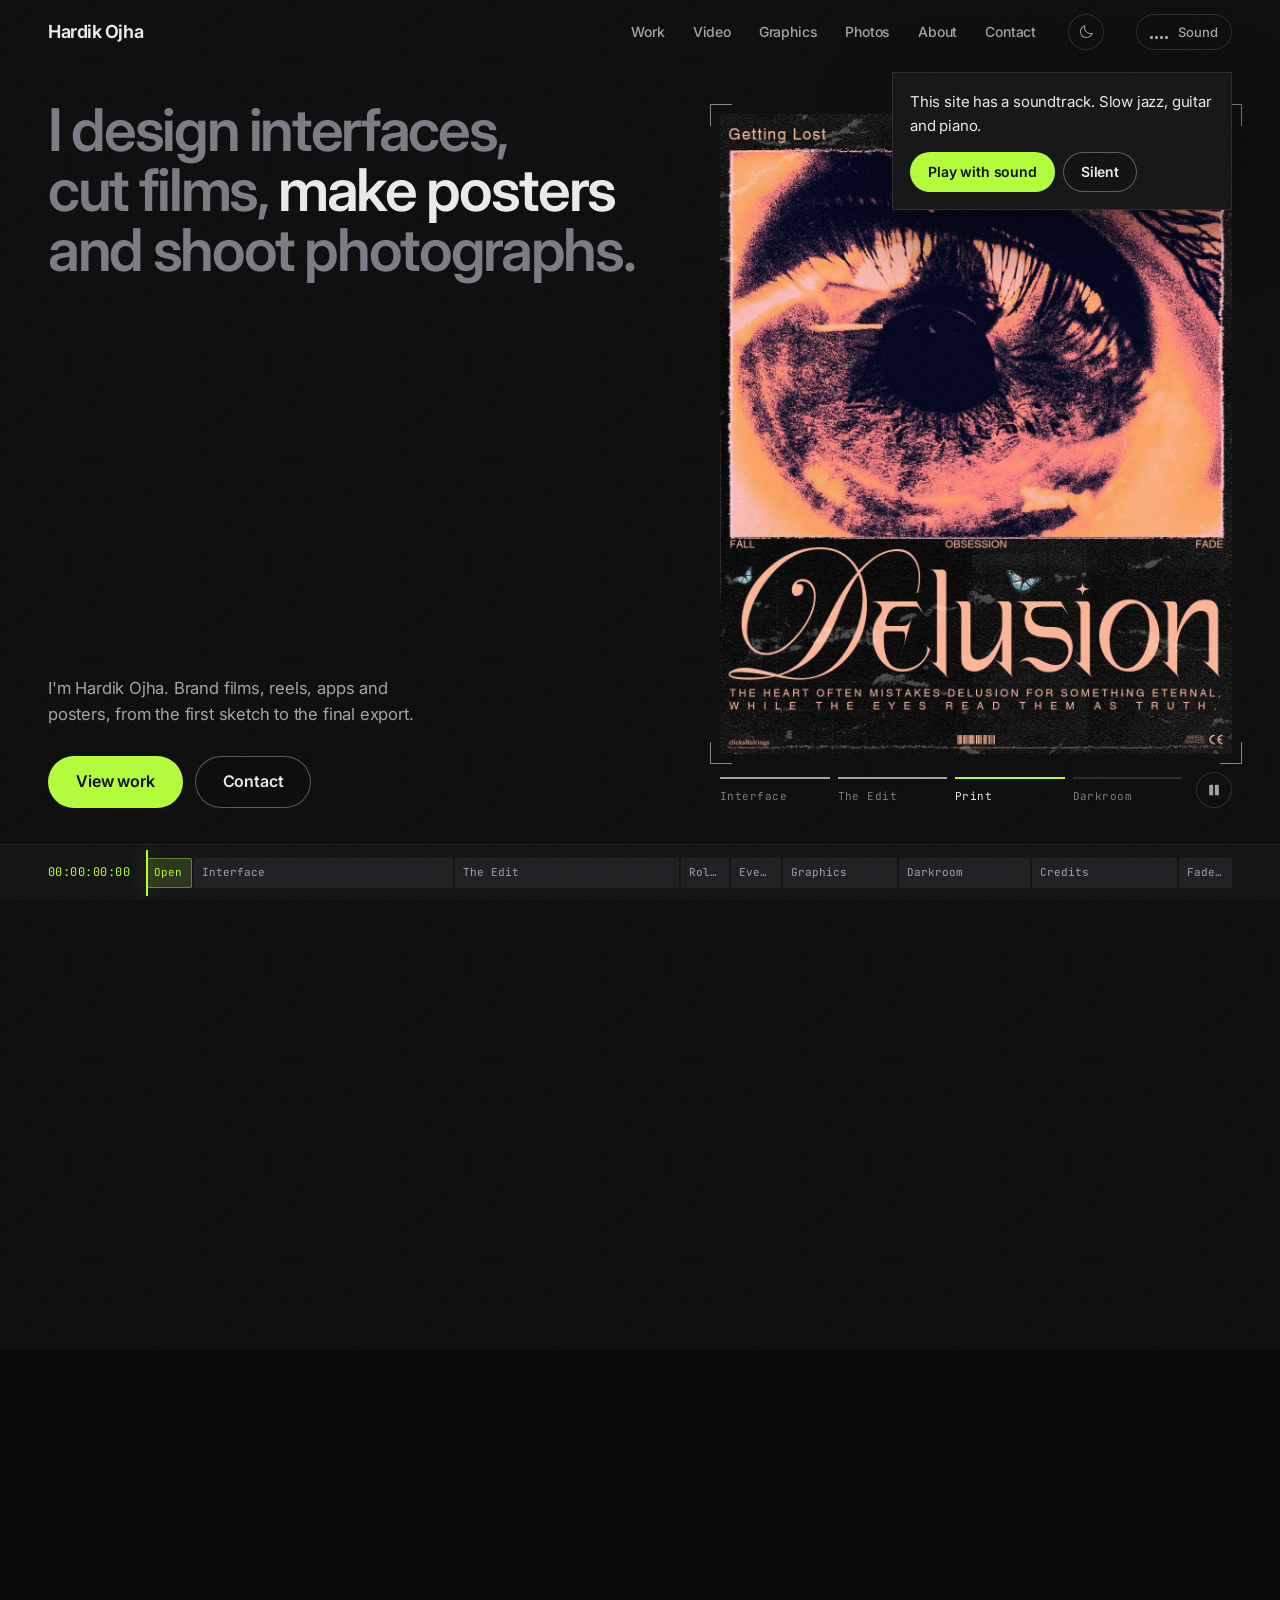
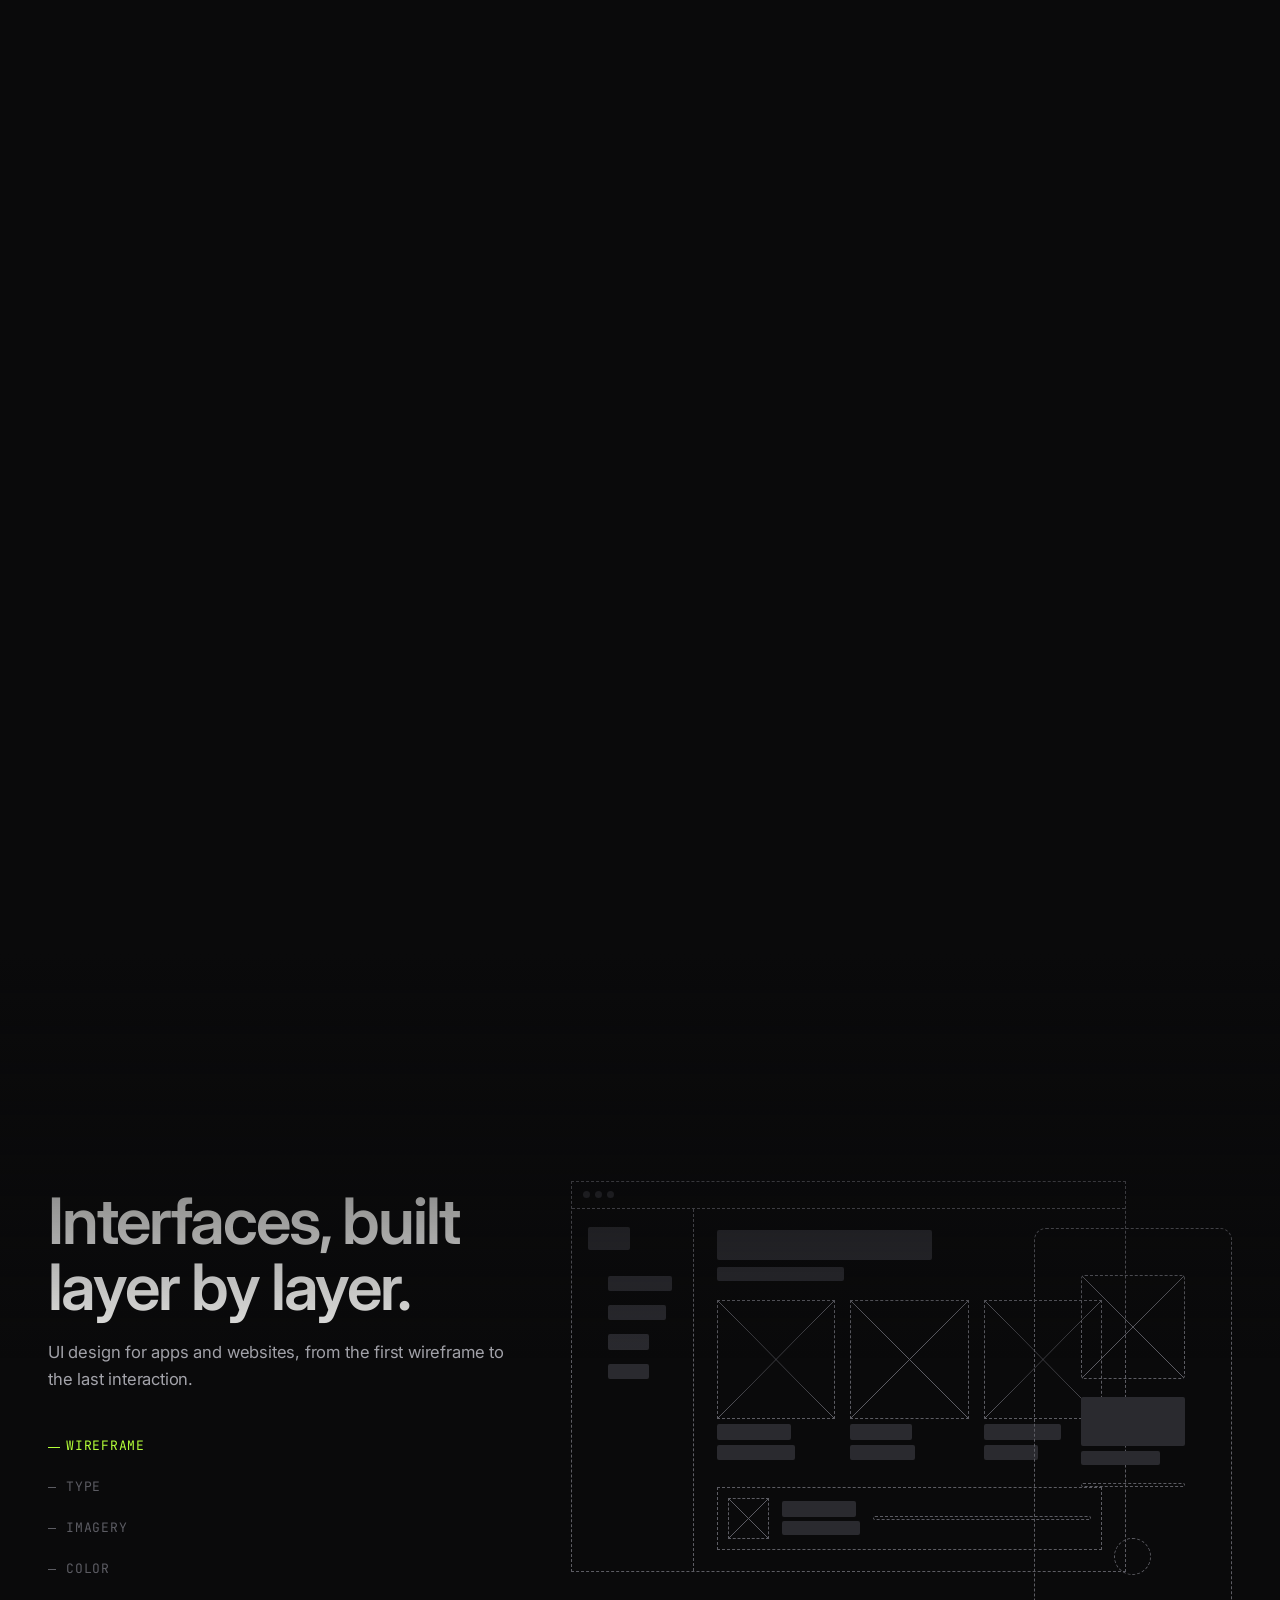
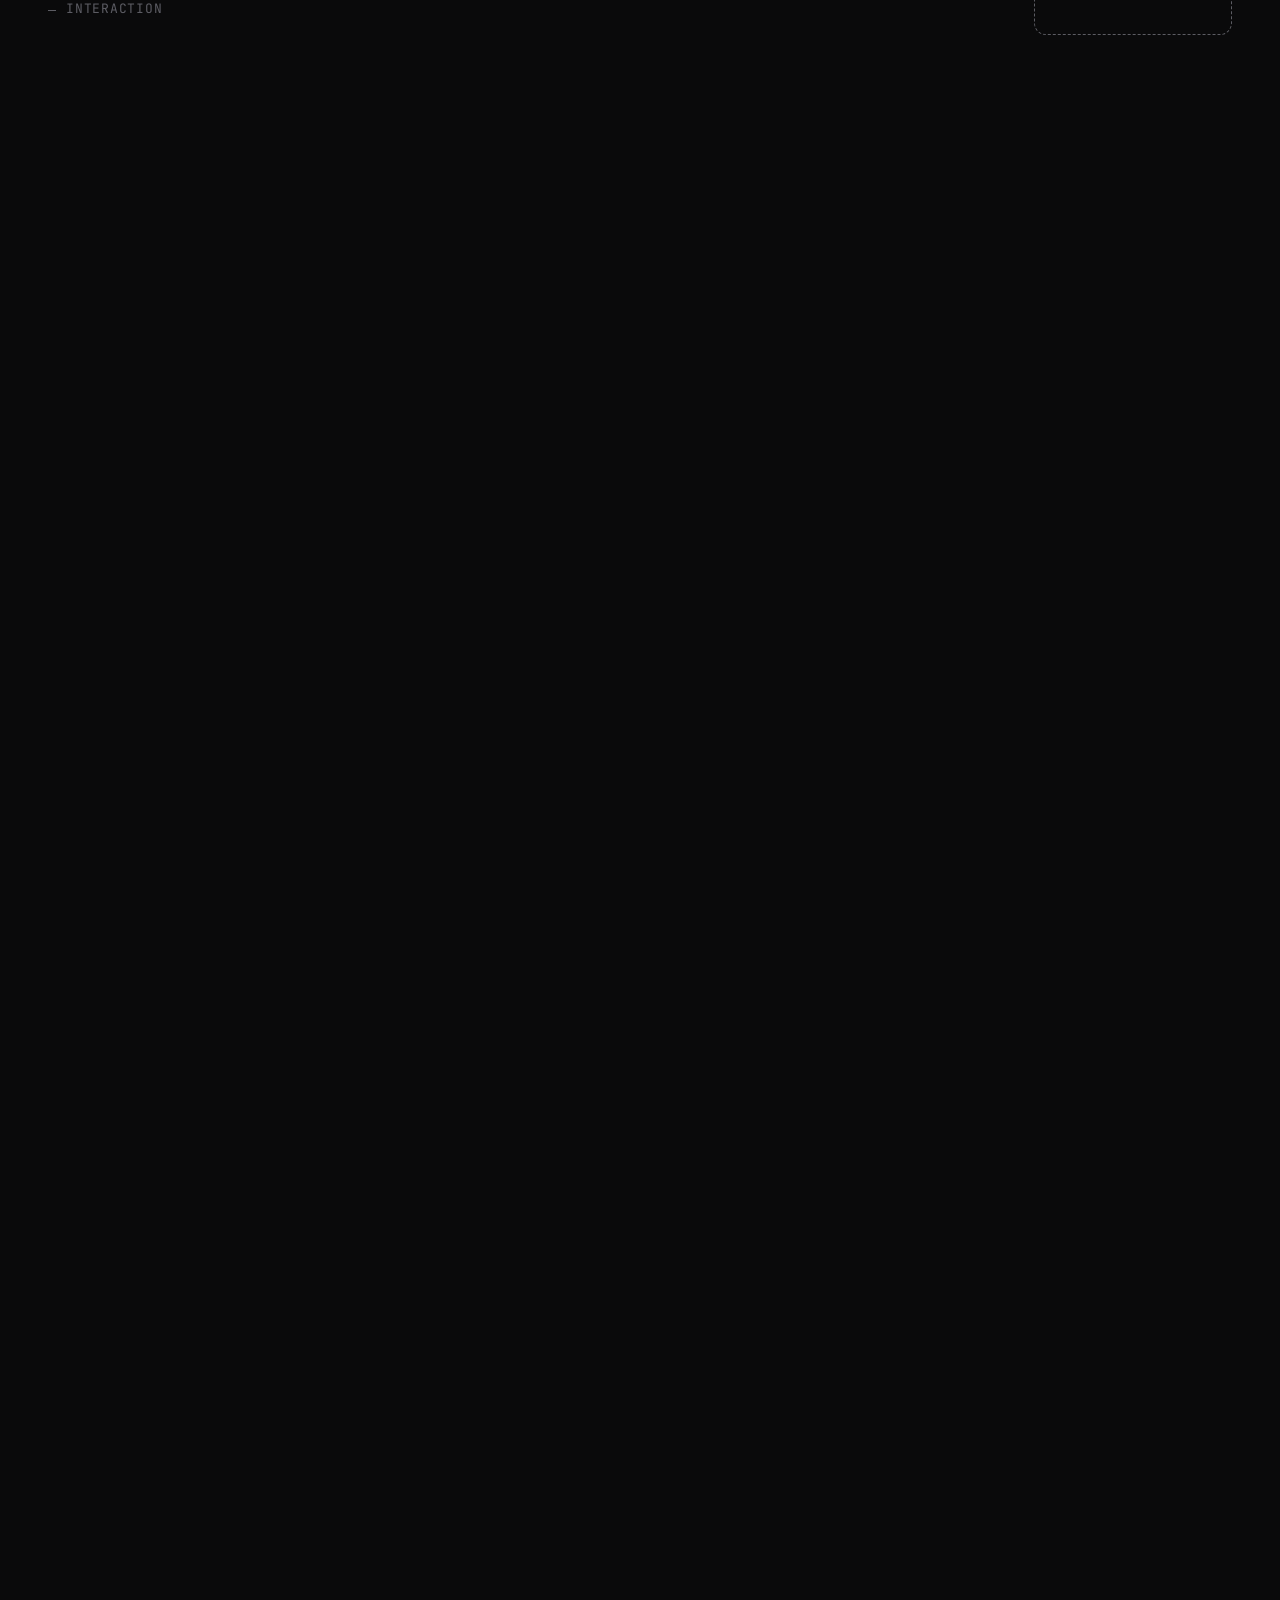
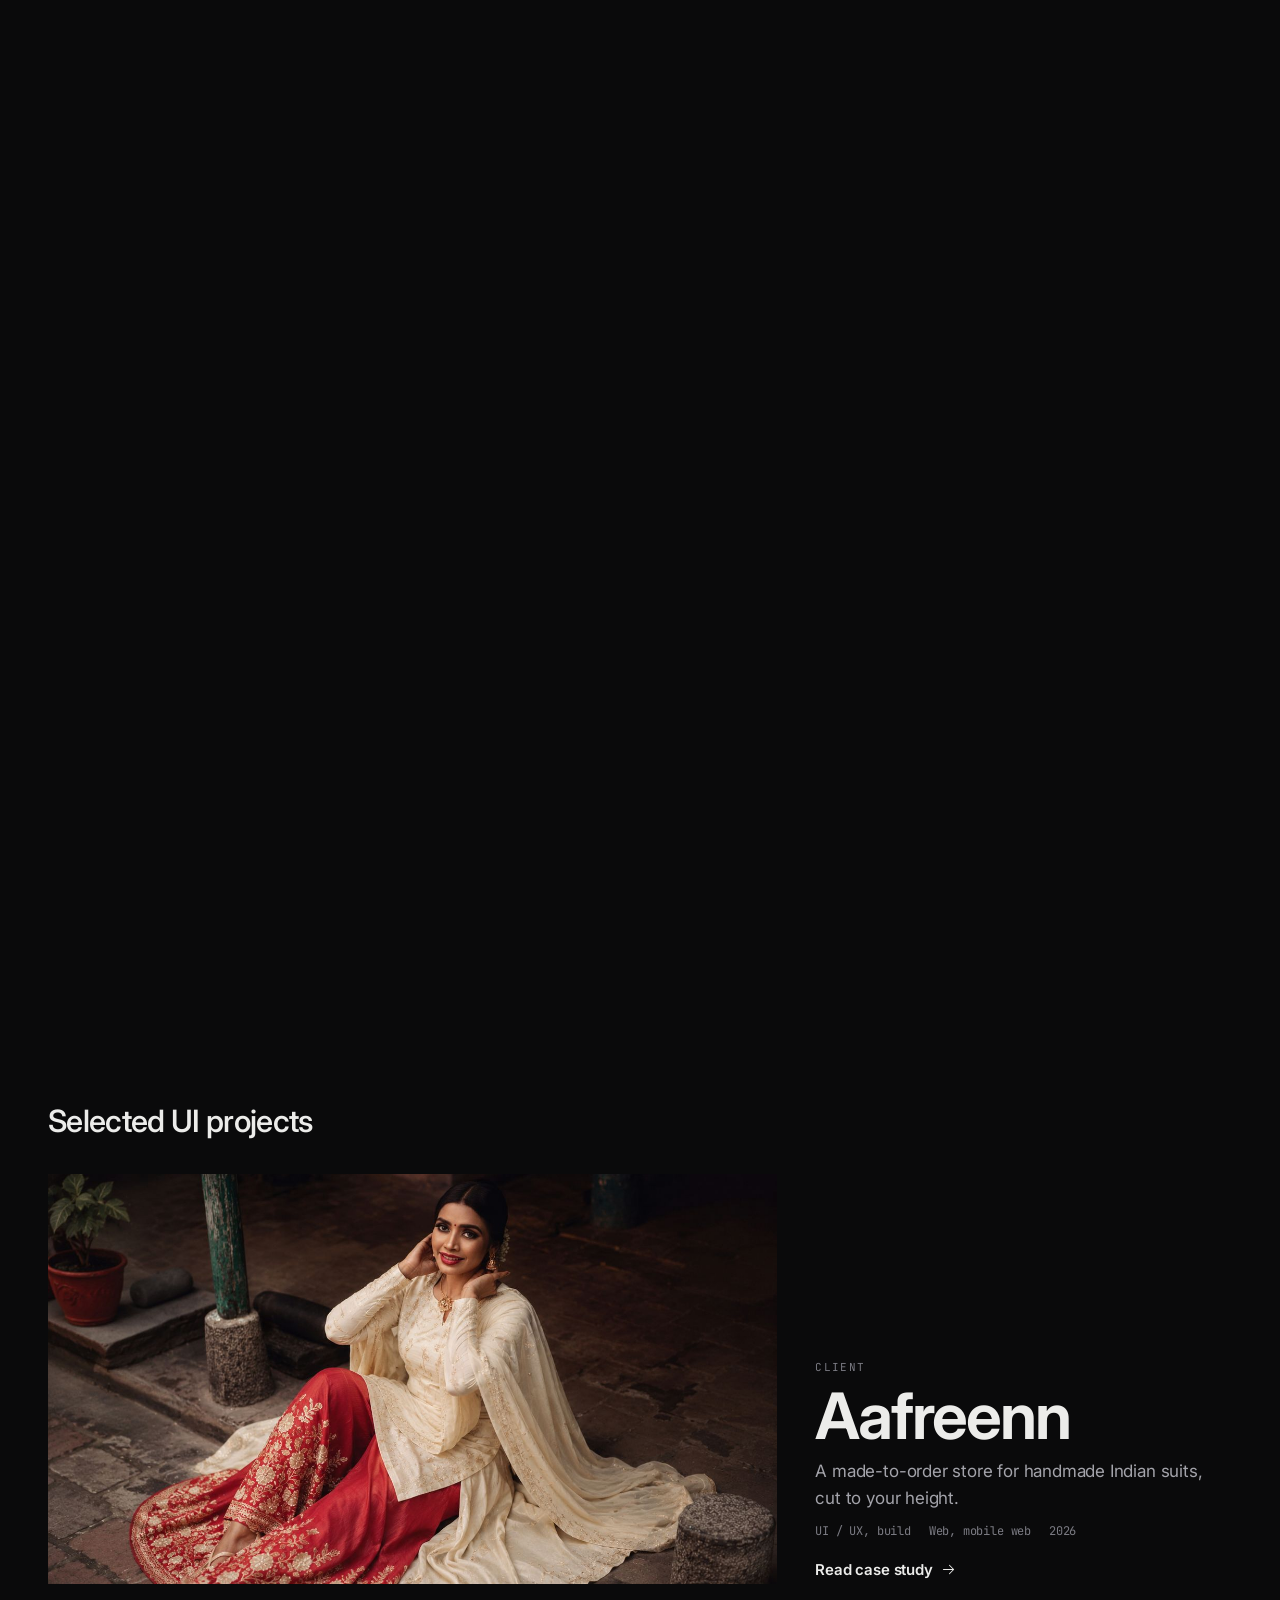
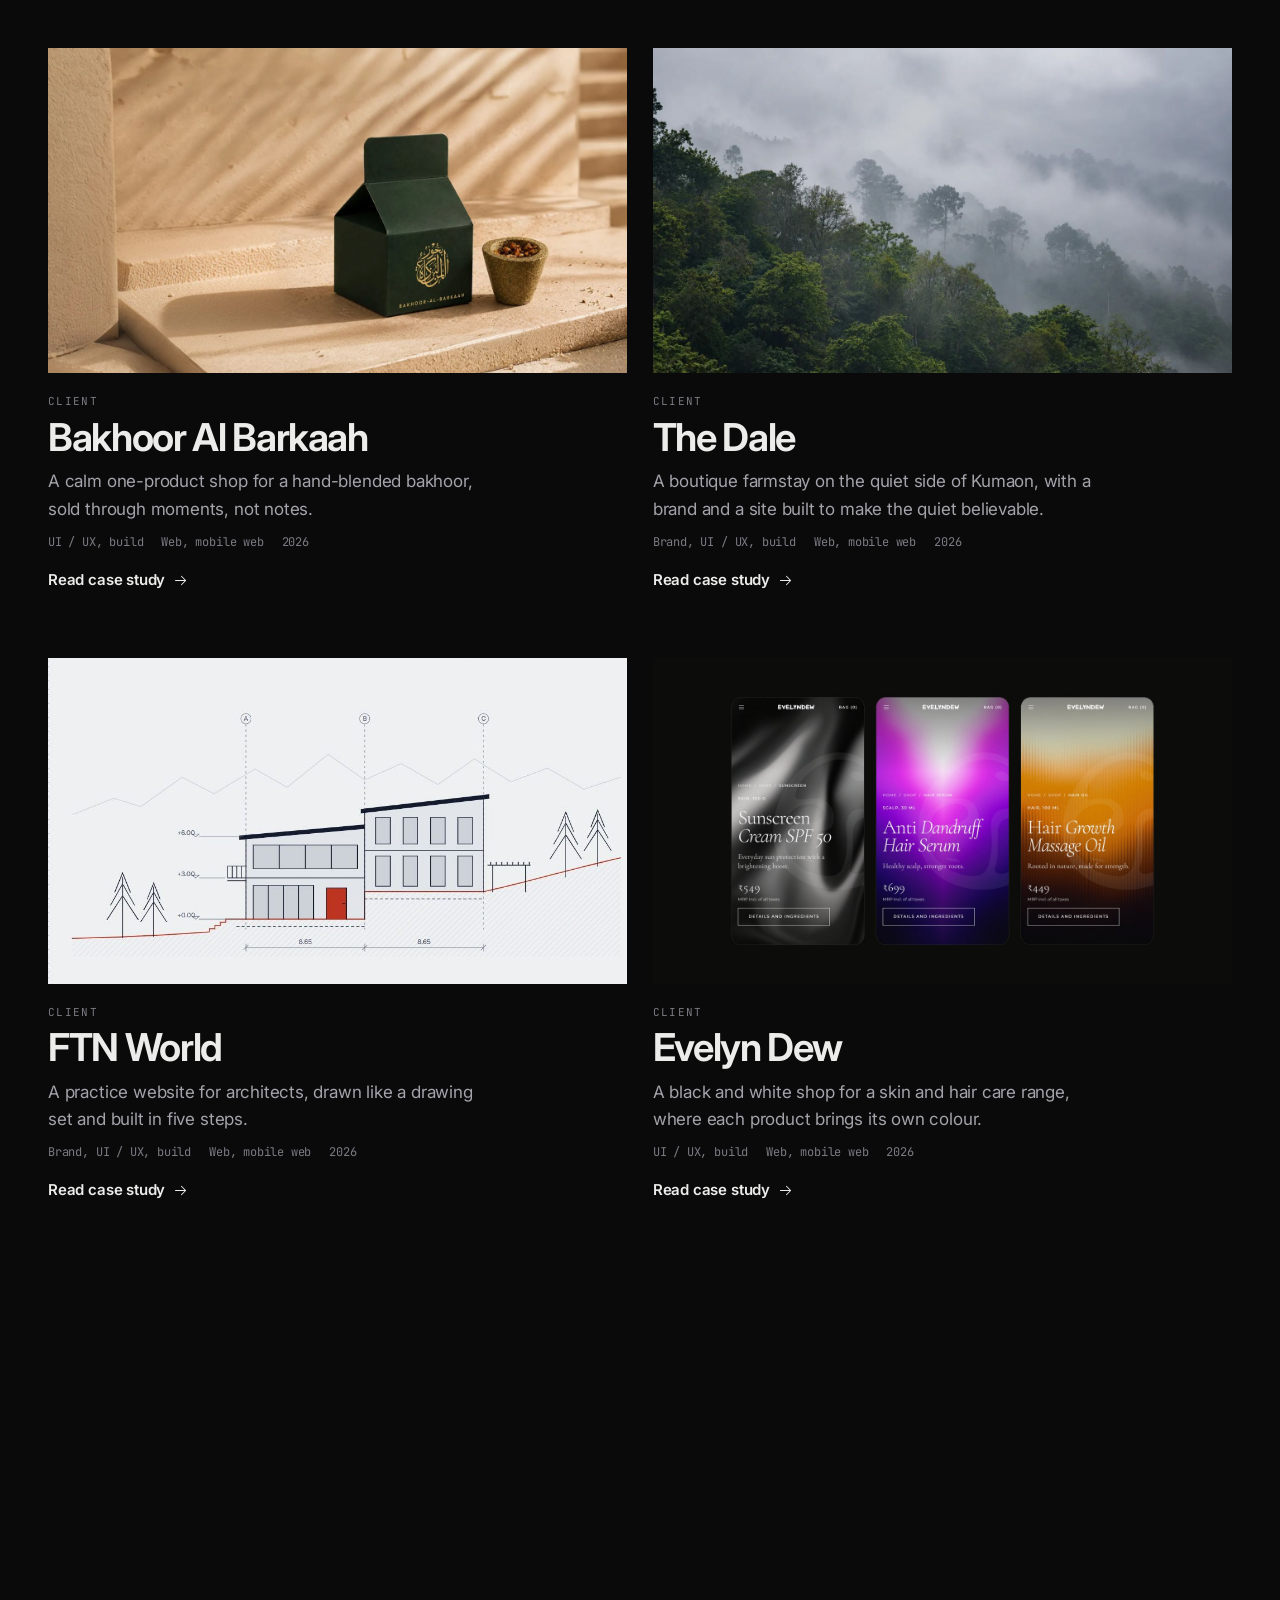
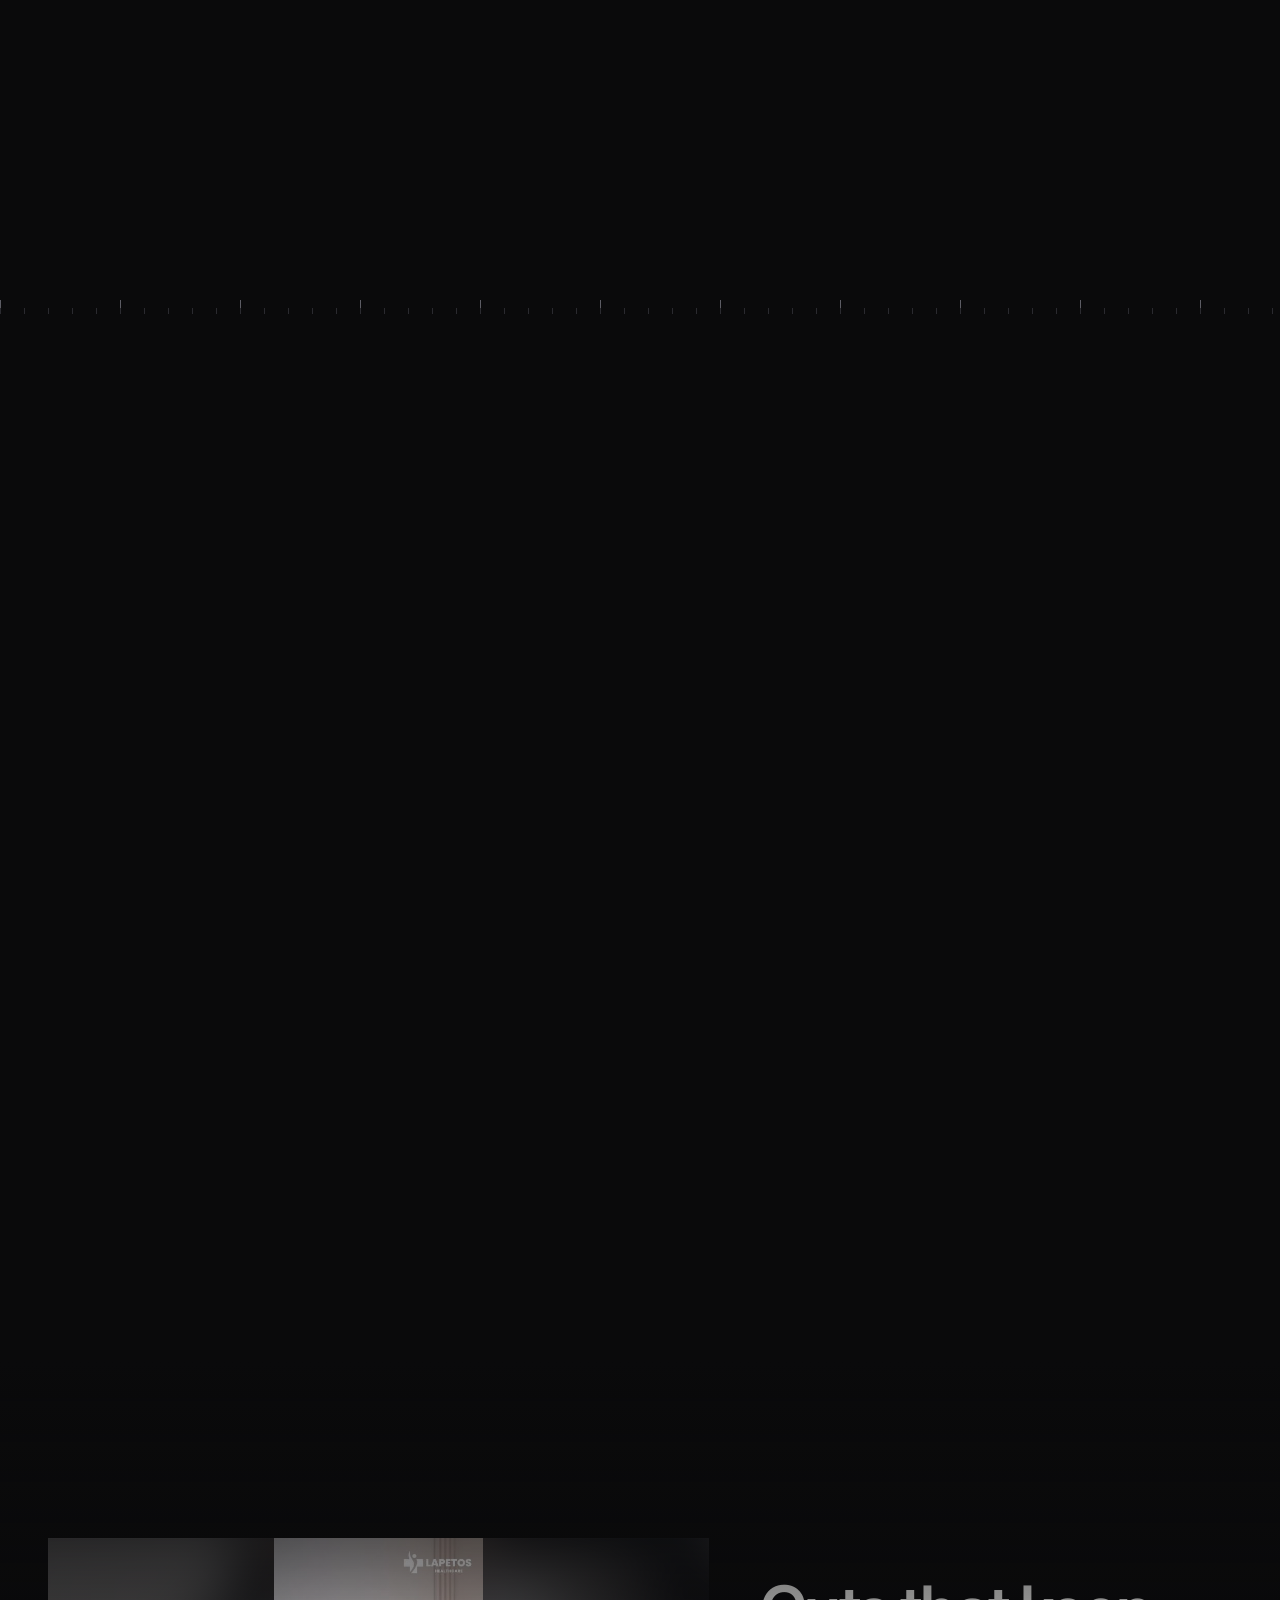
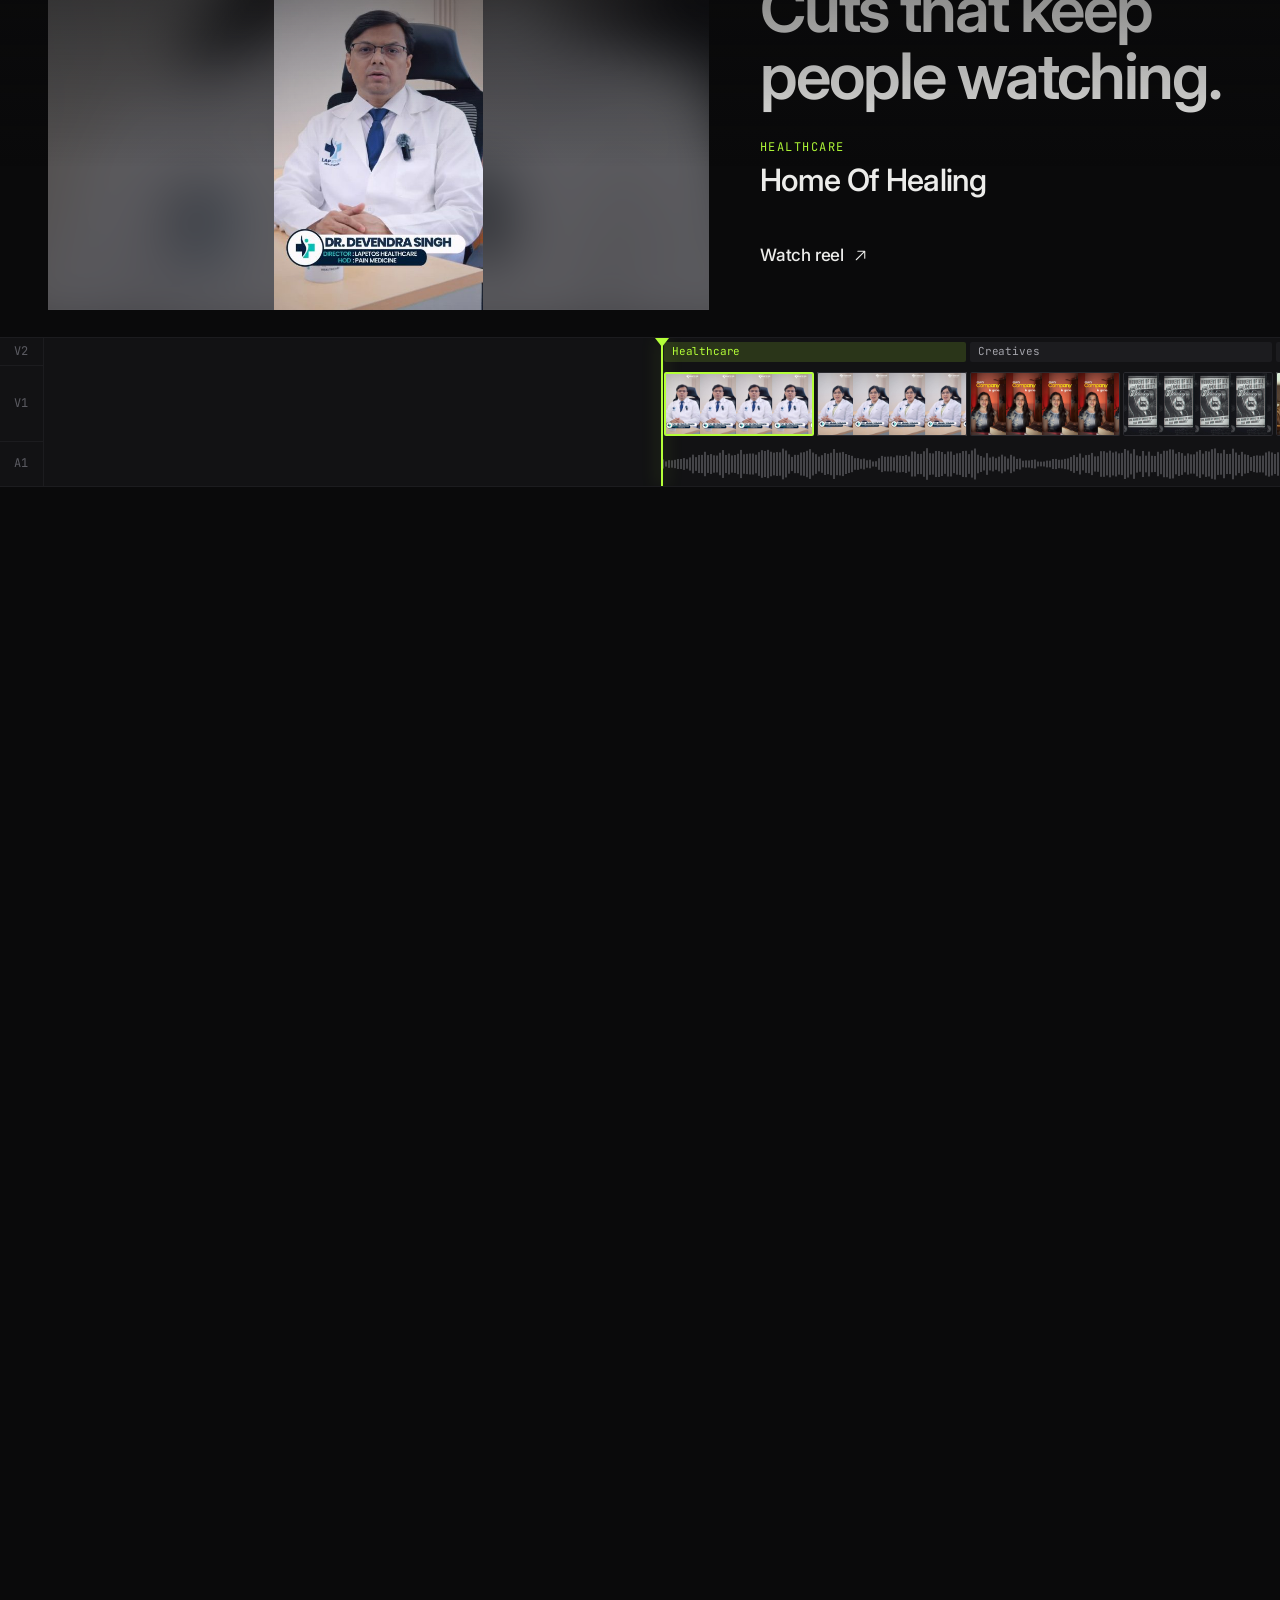
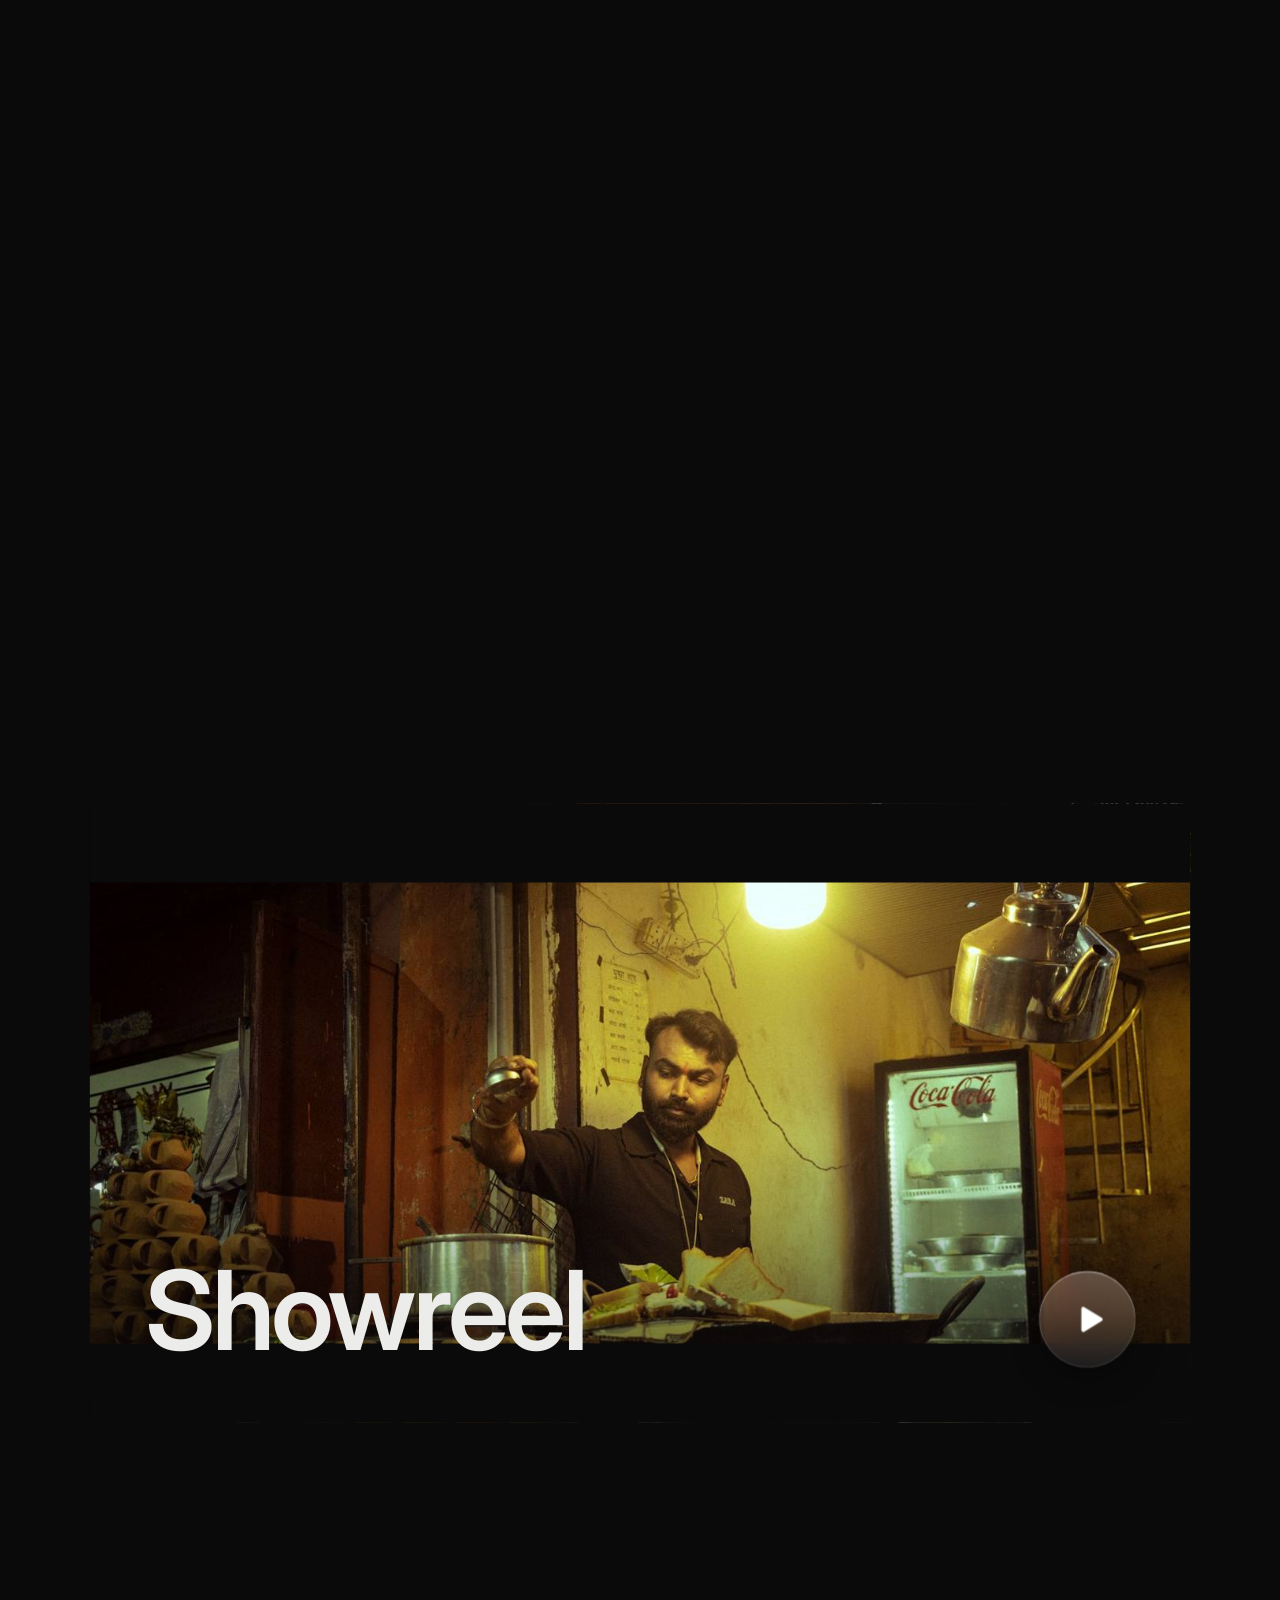
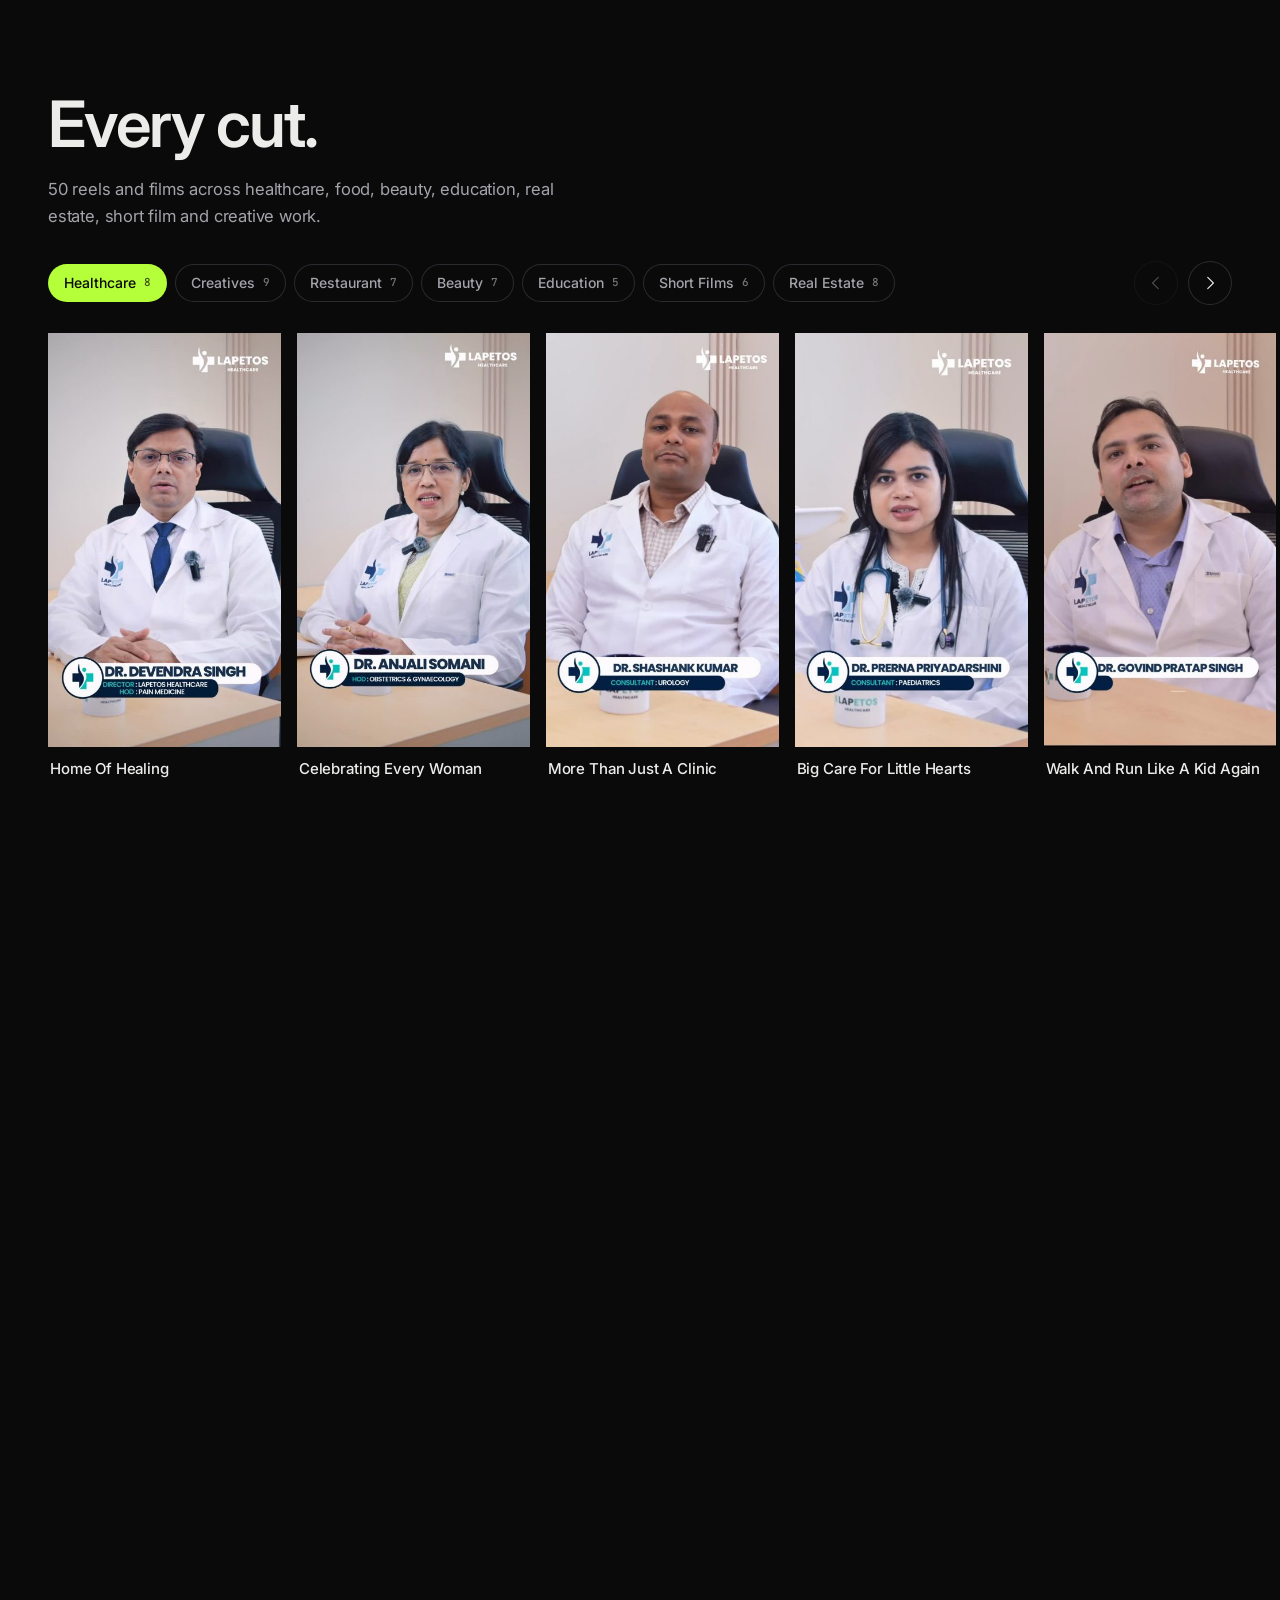
<file: index.html>
<!DOCTYPE html>
<html lang="en">
<head>
<meta charset="UTF-8">
<meta name="viewport" content="width=device-width, initial-scale=1.0">
<title>Hardik Ojha - UI Designer, Editor, Cinematographer</title>
<meta name="description" content="Hardik Ojha designs interfaces, edits films and shoots stills. UI design, video editing, cinematography, photography and graphic design.">
<meta name="theme-color" content="#0a0a0b">
<meta property="og:title" content="Hardik Ojha">
<meta property="og:description" content="UI design, video editing, cinematography and photography.">
<meta property="og:image" content="Assets/site/hero-wide.jpg">
<link rel="preload" href="fonts/inter-latin-var.woff2" as="font" type="font/woff2" crossorigin>
<link rel="icon" href="data:image/svg+xml,%3Csvg xmlns=%27http://www.w3.org/2000/svg%27 viewBox=%270 0 32 32%27%3E%3Crect width=%2732%27 height=%2732%27 rx=%276%27 fill=%27%230a0a0b%27/%3E%3Crect x=%277%27 y=%2711%27 width=%2718%27 height=%2710%27 rx=%272%27 fill=%27%232a2a2f%27/%3E%3Crect x=%2715%27 y=%275%27 width=%272.5%27 height=%2722%27 fill=%27%23b4ff39%27/%3E%3C/svg%3E">
<link rel="stylesheet" href="vendor/lenis.css">
<link rel="stylesheet" href="css/main.css">
<script>try{var t=localStorage.getItem('ho-theme');if(t)document.documentElement.dataset.theme=t}catch(e){}</script>

</head>
<body class="is-loading">

<a class="skip-link" href="#main">Skip to content</a>
<div class="grain" aria-hidden="true"></div>

<header class="topbar">
  <a class="logo" href="#open" translate="no">Hardik Ojha</a>
  <nav class="topnav" aria-label="Primary">
    <a href="#interface">Work</a>
    <a href="#edit">Video</a>
    <a href="#graphics">Graphics</a>
    <a href="#darkroom">Photos</a>
    <a href="#credits">About</a>
    <a href="#contact">Contact</a>
  </nav>
  <button class="theme-btn" id="themeBtn" type="button" aria-label="Switch to light mode"><span class="ic ic-moon" data-icon="moon"></span><span class="ic ic-sun" data-icon="sun"></span></button>
  <button class="music-btn" id="musicBtn" type="button" aria-pressed="false" aria-label="Music off" hidden>
    <span class="music-bars" aria-hidden="true"><i></i><i></i><i></i><i></i></span>
    <span class="music-label">Sound</span>
  </button>
</header>

<main id="main">

  <!-- Cold open -->
  <section class="hero" id="open" data-scene="Open">
    <div class="hero-copy">
      <h1 class="hero-title">I <a class="cue is-on" href="#interface" data-cue="0">design interfaces</a>, <a class="cue" href="#edit" data-cue="1">cut films</a>, <a class="cue" href="#graphics" data-cue="2">make posters</a> and <a class="cue" href="#darkroom" data-cue="3">shoot photographs</a>.</h1>
      <div class="hero-foot">
        <p class="hero-sub">I'm <span translate="no">Hardik Ojha</span>. Brand films, reels, apps and posters, from the first sketch to the final export.</p>
        <div class="hero-ctas">
          <a class="btn btn--neon" href="#interface">View work</a>
          <a class="btn btn--ghost" href="#contact">Contact</a>
        </div>
      </div>
    </div>

    <!-- Hero reel, a program monitor: one frame per discipline, in page order. Each frame's data-cue matches a phrase in the h1. -->
    <div class="hero-reel" id="heroReel">
      <div class="hero-reel-view">
        <i class="vf-corner vf-tl"></i><i class="vf-corner vf-tr"></i><i class="vf-corner vf-bl"></i><i class="vf-corner vf-br"></i>
        <div class="hero-reel-frame" aria-hidden="true">
          <!-- REPLACE: a real UI shot (4:5). This one is rendered from the concept app in the Interface section. -->
          <div class="reel-frame is-on" data-cue="0"><img src="Assets/site/hero-ui.jpg" alt="" width="1080" height="1350"></div>
          <!-- REPLACE: a vertical cut of your own reel (stock from Pexels) -->
          <div class="reel-frame" data-cue="1"><video id="heroVideo" muted loop playsinline preload="none" poster="Assets/site/hero-tall.jpg"></video></div>
          <div class="reel-frame" data-cue="2"><img src="Assets/Graphics/Creatives/Delusion.jpg" alt="" width="1080" height="1350" loading="lazy"></div>
          <!-- REPLACE: one of your own photographs (stock from Unsplash) -->
          <div class="reel-frame" data-cue="3"><img src="Assets/photo/02-portrait.jpg" alt="" loading="lazy"></div>
          <i class="vf-focus"></i>
        </div>
      </div>
      <div class="hero-reel-bar" role="group" aria-label="Reel controls">
        <button class="seg is-on" type="button" data-cue="0" aria-current="true"><span class="seg-track"><i></i></span>Interface</button>
        <button class="seg" type="button" data-cue="1"><span class="seg-track"><i></i></span>The Edit</button>
        <button class="seg" type="button" data-cue="2"><span class="seg-track"><i></i></span>Print</button>
        <button class="seg" type="button" data-cue="3"><span class="seg-track"><i></i></span>Darkroom</button>
        <button class="hero-reel-pause" id="heroReelPause" type="button" aria-label="Pause the reel">
          <span class="ic ic-pause" data-icon="pause-fill"></span><span class="ic ic-play" data-icon="play-fill"></span>
        </button>
      </div>
    </div>
  </section>

  <!-- 01 UI design -->
  <section class="interface" id="interface" data-scene="Interface">
    <div class="chapter" data-motif="grid" aria-hidden="true">
      <div class="chapter-frame">
        <i class="motif motif--grid"><i style="--i:0"></i><i style="--i:1"></i><i style="--i:2"></i><i style="--i:3"></i><i style="--i:4"></i><i style="--i:5"></i><i style="--i:6"></i><i style="--i:7"></i><i style="--i:8"></i><i style="--i:9"></i><i style="--i:10"></i><i style="--i:11"></i><i style="--i:12"></i></i>
        <div class="chapter-copy">
          <p class="chapter-kicker"><span>Scene 01</span><span>UI / UX</span></p>
          <p class="chapter-title">Interface</p>
          <p class="chapter-sub">Apps and websites, from the first wireframe to the last interaction.</p>
        </div>
      </div>
    </div>

    <div class="interface-pin">
      <div class="interface-copy">
        <h2 class="h2">Interfaces, built layer by layer.</h2>
        <p class="lede">UI design for apps and websites, from the first wireframe to the last interaction.</p>
        <ol class="stages" id="stageList">
          <li class="is-active">Wireframe</li>
          <li>Type</li>
          <li>Imagery</li>
          <li>Color</li>
          <li>Interaction</li>
        </ol>
      </div>

      <div class="stage" id="uiStage" aria-label="A music app interface assembling from wireframe to finished design" role="img">
        <div class="dev-desktop b">
          <div class="dt-bar b"><i></i><i></i><i></i></div>
          <div class="dt-body">
            <aside class="dt-side b">
              <span class="t t-logo">Tape</span>
              <span class="dt-nav"><span class="ic" data-icon="house"></span><span class="t">Listen now</span></span>
              <span class="dt-nav is-on"><span class="ic" data-icon="moon"></span><span class="t">Late night</span></span>
              <span class="dt-nav"><span class="ic" data-icon="books"></span><span class="t">Library</span></span>
              <span class="dt-nav"><span class="ic" data-icon="magnifying-glass"></span><span class="t">Search</span></span>
            </aside>
            <div class="dt-main">
              <span class="t t-h">Late night sessions</span>
              <span class="t t-s">Slow jazz for long edits</span>
              <div class="dt-grid">
                <figure class="dt-card"><span class="img b"><img src="Assets/photo/04-city-bokeh.jpg" alt=""></span><span class="t">Velvet hours</span><span class="t t-s">Tape Sessions</span></figure>
                <figure class="dt-card"><span class="img b"><img src="Assets/photo/08-desk-lamp.jpg" alt=""></span><span class="t">Desk lamp</span><span class="t t-s">Quiet Room</span></figure>
                <figure class="dt-card"><span class="img b"><img src="Assets/photo/10-window-city.jpg" alt=""></span><span class="t">Window seat</span><span class="t t-s">Blue Hour</span></figure>
              </div>
              <div class="dt-player b">
                <span class="img img--sm b"><img src="Assets/photo/04-city-bokeh.jpg" alt=""></span>
                <span class="dt-player-meta"><span class="t">Velvet hours</span><span class="t t-s">Tape Sessions</span></span>
                <span class="bar b"><i class="accent"></i></span>
              </div>
            </div>
          </div>
        </div>

        <div class="dev-phone b">
          <span class="img img--art b"><img src="Assets/photo/03-desk-camera.jpg" alt=""></span>
          <span class="ph-meta">
            <span class="t t-h">Velvet hours</span>
            <span class="t t-s">Tape Sessions</span>
          </span>
          <span class="bar b"><i class="accent"></i></span>
          <span class="ph-controls">
            <span class="ic" data-icon="skip-back-fill"></span>
            <span class="ph-play accent b"><span class="ic ic-play" data-icon="play-fill"></span><span class="ic ic-pause" data-icon="pause-fill"></span></span>
            <span class="ic" data-icon="skip-forward-fill"></span>
          </span>
          <span class="eq" aria-hidden="true"><i></i><i></i><i></i><i></i><i></i></span>
        </div>

        <span class="ui-cursor ic" data-icon="cursor-fill" aria-hidden="true"></span>
      </div>
    </div>

    <div class="cases wrap">
      <h3 class="h3">Selected UI projects</h3>
      <div class="cases-grid" id="cases"></div>
    </div>
  </section>

  <!-- 02 Editing -->
  <section class="edit" id="edit" data-scene="The Edit">
    <div class="chapter" data-motif="splice" aria-hidden="true">
      <div class="chapter-frame">
        <i class="motif motif--splice"><i class="splice-ruler"></i><i class="splice-head"></i></i>
        <div class="chapter-copy">
          <p class="chapter-kicker"><span>Scene 02</span><span>Editing</span></p>
          <p class="chapter-title">The Edit</p>
          <p class="chapter-sub">Brand films, reels and short films, cut to keep people watching.</p>
        </div>
      </div>
    </div>

    <div class="edit-pin">
      <div class="edit-top wrap">
        <div class="monitor" id="monitor">
          <div class="monitor-bg" id="monitorBg"></div>
          <img class="monitor-img" id="monitorImg" alt="">
        </div>
        <div class="edit-info">
          <h2 class="h2">Cuts that keep people watching.</h2>
          <div class="clip-info" aria-live="polite">
            <p class="clip-cat mono" id="clipCat"></p>
            <p class="clip-title" id="clipTitle"></p>
            <a class="link-arrow" id="clipLink" href="#" target="_blank" rel="noopener noreferrer">Watch reel <span class="ic" data-icon="arrow-up-right"></span></a>
          </div>
        </div>
      </div>

      <div class="tl" id="timeline">
        <div class="tl-labels mono" aria-hidden="true"><span>V2</span><span>V1</span><span>A1</span></div>
        <div class="tl-viewport">
          <div class="tl-strip" id="tlStrip">
            <canvas class="tl-wave" id="tlWave" aria-hidden="true"></canvas>
          </div>
          <div class="tl-playhead" aria-hidden="true"></div>
        </div>
      </div>
    </div>
  </section>

  <!-- Videography -->
  <section class="rolling" id="rolling" data-scene="Rolling">
    <div class="reel" id="reel">
      <video id="reelVideo" playsinline preload="none"></video>
      <i class="letterbox letterbox--top" aria-hidden="true"></i>
      <i class="letterbox letterbox--bottom" aria-hidden="true"></i>
      <div class="reel-overlay" id="reelOverlay">
        <h2 class="h2 reel-title">Showreel</h2>
        <button class="play-btn glass" id="reelPlay" type="button" aria-label="Play showreel"><span class="ic" data-icon="play-fill"></span></button>
      </div>
    </div>
  </section>

  <!-- Video work, one category at a time -->
  <section class="work" id="work" data-scene="Every Cut">
    <div class="wrap">
      <h2 class="h2">Every cut.</h2>
      <p class="lede" id="workLede"></p>
      <div class="bar-row">
        <div class="chips" id="chips" role="tablist" aria-label="Video categories" data-lenis-prevent-horizontal></div>
        <div class="rail-nav">
          <button class="rail-btn" id="railPrev" type="button" aria-label="Scroll back" aria-controls="workRail"><span class="ic" data-icon="caret-left"></span></button>
          <button class="rail-btn" id="railNext" type="button" aria-label="Scroll forward" aria-controls="workRail"><span class="ic" data-icon="caret-right"></span></button>
        </div>
      </div>
    </div>
    <div class="rail" id="workRail" role="tabpanel" data-lenis-prevent-horizontal></div>
  </section>

  <!-- 03 Graphics -->
  <section class="gfx" id="graphics" data-scene="Graphics">
    <div class="chapter" data-motif="halftone" aria-hidden="true">
      <div class="chapter-frame">
        <div class="chapter-copy">
          <p class="chapter-kicker"><span>Scene 03</span><span>Graphic design</span></p>
          <p class="chapter-title">Print</p>
          <p class="chapter-sub">Posters, magazine and book covers, and social creatives.</p>
        </div>
      </div>
    </div>

    <!-- Spotlight: one piece at a time, its neighbours turned away. Pieces and categories come from graphics-data.js. -->
    <div class="gfx-body">
      <div class="wrap">
        <h2 class="h2">Print and pixels.</h2>
        <p class="lede">Posters, magazine and book covers, and social creatives.</p>
        <div class="bar-row">
          <div class="chips" id="gfxChips" role="group" aria-label="Jump to a category" data-lenis-prevent-horizontal></div>
          <a class="link-arrow" href="graphics.html">Full gallery <span class="ic" data-icon="arrow-right"></span></a>
        </div>
      </div>
      <div class="flow" id="gfxFlow" aria-roledescription="carousel" aria-label="Graphic design. Use the arrow keys to browse." data-lenis-prevent-horizontal>
        <div class="flow-glow" aria-hidden="true"><i></i><i></i></div>
        <div class="flow-track" id="gfxTrack"></div>
      </div>
      <div class="flow-foot wrap">
        <p class="flow-cap" aria-live="polite"><span class="flow-title" id="gfxTitle"></span><span class="mono" id="gfxCat"></span></p>
        <div class="rail-nav">
          <button class="rail-btn" id="gfxPrev" type="button" aria-label="Previous piece"><span class="ic" data-icon="caret-left"></span></button>
          <button class="rail-btn" id="gfxNext" type="button" aria-label="Next piece"><span class="ic" data-icon="caret-right"></span></button>
        </div>
      </div>
    </div>
  </section>

  <!-- 04 Photography -->
  <section class="darkroom" id="darkroom" data-scene="Darkroom">
    <div class="chapter" data-motif="film" aria-hidden="true">
      <div class="chapter-frame">
        <i class="motif motif--film"><i class="film-strip film-strip--top"></i><i class="film-strip film-strip--bottom"></i></i>
        <div class="chapter-copy">
          <p class="chapter-kicker"><span>Scene 04</span><span>Photography</span></p>
          <p class="chapter-title">Darkroom</p>
          <p class="chapter-sub">Street, portrait and night photography.</p>
        </div>
      </div>
    </div>

    <div class="darkroom-body wrap">
      <h2 class="h2">Stills, developed slowly.</h2>
      <p class="lede">Street, portrait and night photography. Circled frames are my picks.</p>
      <div class="sheet" id="sheet"></div>
    </div>
    <div class="loupe" id="loupe" aria-hidden="true"></div>
  </section>

  <!-- 05 About -->
  <section class="credits" id="credits" data-scene="Credits">
    <div class="chapter" data-motif="letterbox" aria-hidden="true">
      <div class="chapter-frame">
        <i class="motif motif--letterbox"><i></i><i></i></i>
        <div class="chapter-copy">
          <p class="chapter-kicker"><span>Scene 05</span><span>About</span></p>
          <p class="chapter-title">Credits</p>
          <p class="chapter-sub">The person behind every frame.</p>
        </div>
      </div>
    </div>

    <div class="credits-pin">
      <figure class="credits-portrait">
        <!-- REPLACE: your portrait -->
        <img src="Assets/photo/02-portrait.jpg" alt="Portrait of Hardik Ojha" loading="lazy">
      </figure>
      <div class="credits-screen">
        <div class="credits-roll" id="creditsRoll">
          <p class="cr-kicker">Directed, designed and edited by</p>
          <h2 class="cr-name">Hardik Ojha</h2>
          <p class="cr-bio">I like making things look good, sound good and, most importantly, feel right. These days that means designing interfaces for apps and websites, and still cutting brand films, campaigns, event films and the occasional weird idea.</p>

          <dl class="cr-block">
            <div><dt>UI and UX design</dt><dd>Hardik Ojha</dd></div>
            <div><dt>Video editing</dt><dd>Hardik Ojha</dd></div>
            <div><dt>Cinematography</dt><dd>Hardik Ojha</dd></div>
            <div><dt>Photography</dt><dd>Hardik Ojha</dd></div>
            <div><dt>Graphic design</dt><dd>Hardik Ojha</dd></div>
          </dl>

          <dl class="cr-block">
            <div><dt>Design tools</dt><dd>Figma, Framer, Adobe XD</dd></div>
            <div><dt>Edit suite</dt><dd>Premiere Pro, After Effects, DaVinci Resolve</dd></div>
            <div><dt>Stills</dt><dd>Lightroom, Photoshop, Illustrator</dd></div>
          </dl>

          <dl class="cr-block">
            <div><dt>Worked with</dt><dd>Clinics, cafes, salons, schools, real estate and independent film</dd></div>
          </dl>

          <dl class="cr-block cr-block--small">
            <div><dt>Music</dt><dd>Mellow Smooth Jazz by Denis-Pavlov-Music, via Pixabay</dd></div>
            <div><dt>Placeholder footage</dt><dd>Pexels and Unsplash</dd></div>
          </dl>
        </div>
      </div>
    </div>
  </section>

  <!-- Contact -->
  <section class="contact" id="contact" data-scene="Fade Out">
    <div class="contact-inner wrap">
      <h2 class="contact-title">Let's work together.</h2>
      <div class="contact-mail">
        <a class="mail-link" id="mailLink" href="mailto:ojhah10@gmail.com">ojhah10@gmail.com</a>
        <button class="copy-btn" id="copyBtn" type="button" aria-label="Copy email address">
          <span class="ic" data-icon="copy"></span><span class="copy-label" aria-live="polite">Copy</span>
        </button>
      </div>
      <ul class="socials" id="socials"></ul>
    </div>
  </section>
</main>

<footer class="footer wrap">
  <span>&copy; <span id="year"></span> Hardik Ojha</span>
  <a href="#open" class="link-arrow">Back to top <span class="ic" data-icon="arrow-up"></span></a>
</footer>

<!-- Timeline dock: the main navigation -->
<nav class="dock" id="dock" aria-label="Scenes">
  <span class="dock-tc mono" id="timecode" aria-hidden="true">00:00:00:00</span>
  <div class="dock-track" id="dockTrack">
    <i class="dock-head" id="dockHead" aria-hidden="true"></i>
  </div>
</nav>

<div class="sound-prompt" id="soundPrompt" role="dialog" aria-label="Soundtrack" hidden>
  <p>This site has a soundtrack. Slow jazz, guitar and piano.</p>
  <div class="sound-prompt-actions">
    <button class="btn btn--neon btn--sm" id="soundOn" type="button">Play with sound</button>
    <button class="btn btn--ghost btn--sm" id="soundOff" type="button">Silent</button>
  </div>
</div>

<audio id="music" loop preload="none"></audio>

<script src="vendor/gsap.min.js"></script>
<script src="vendor/ScrollTrigger.min.js"></script>
<script src="vendor/lenis.min.js"></script>
<script src="js/icons.js"></script>
<script src="data.js"></script>
<script src="graphics-data.js"></script>
<script src="site-data.js"></script>
<script src="js/audio.js"></script>
<script src="js/main.js"></script>
<script src="js/theme.js"></script>
</body>
</html>
</file>
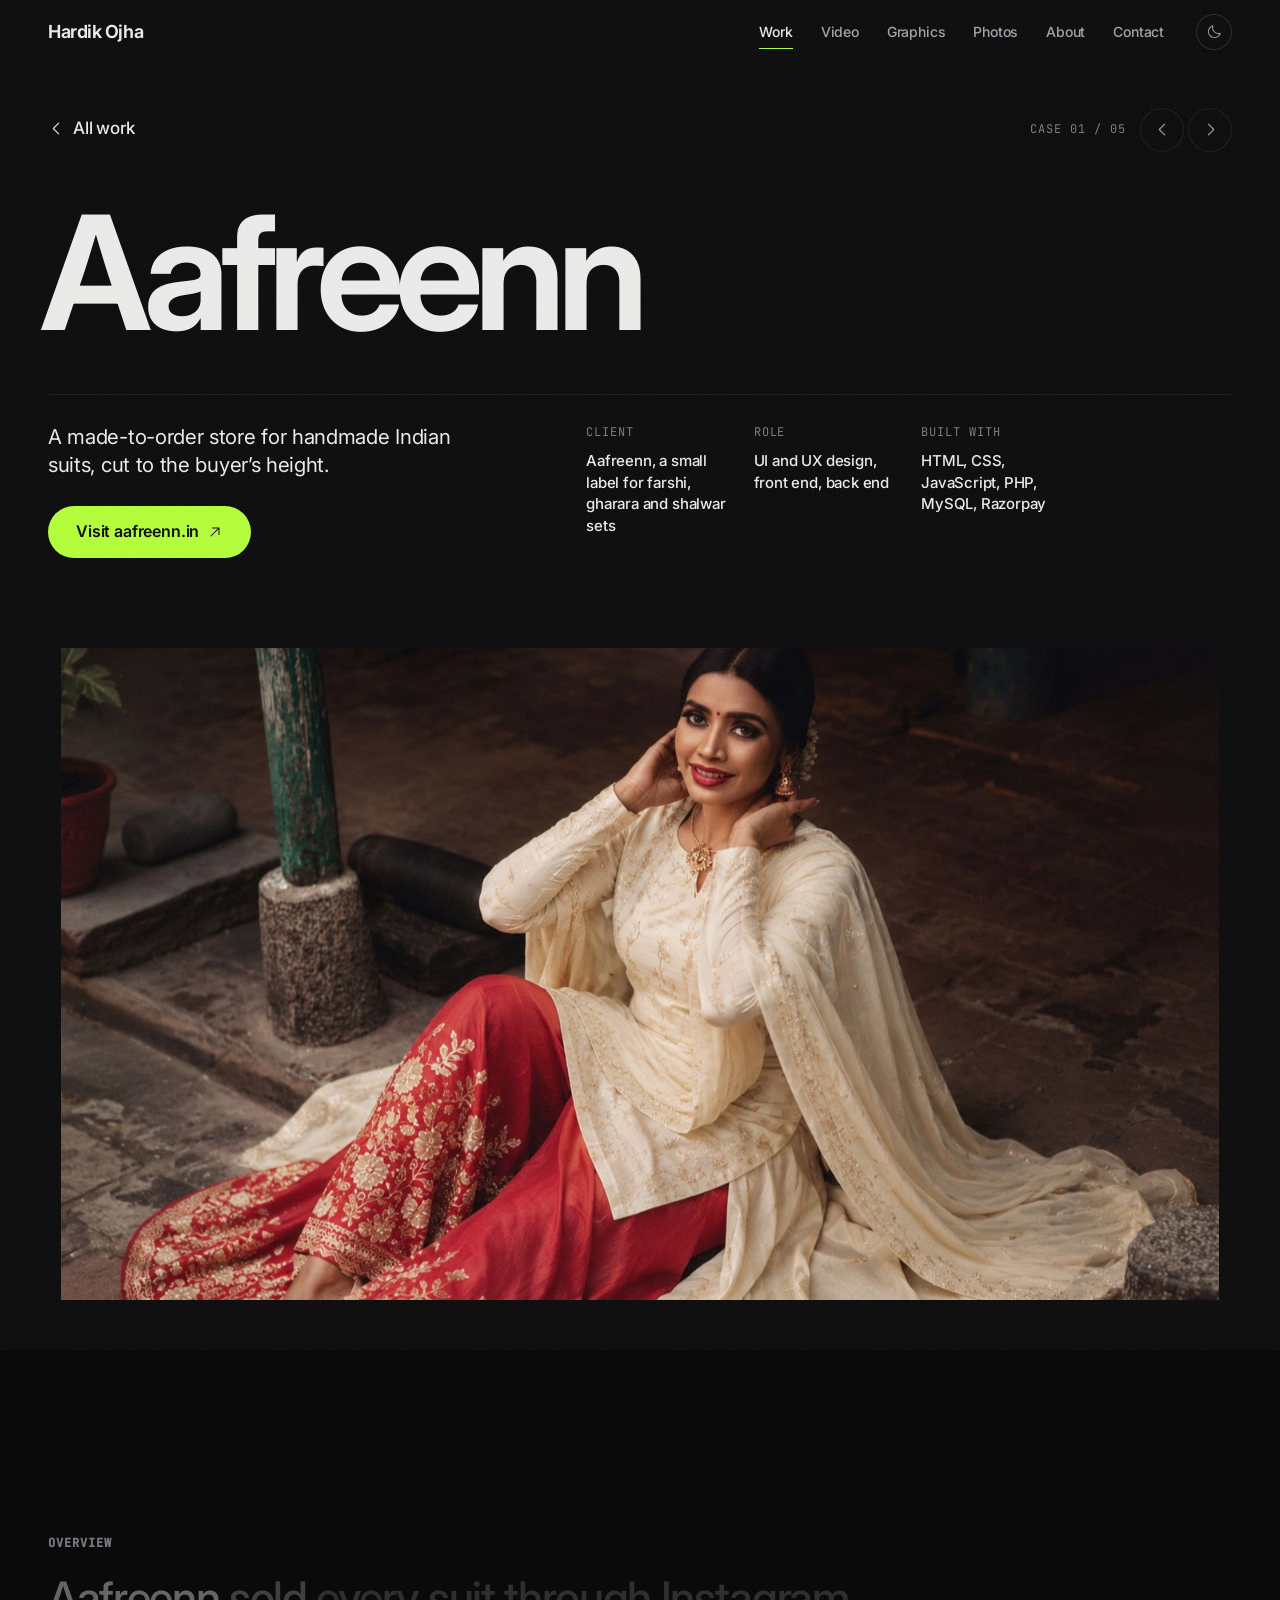
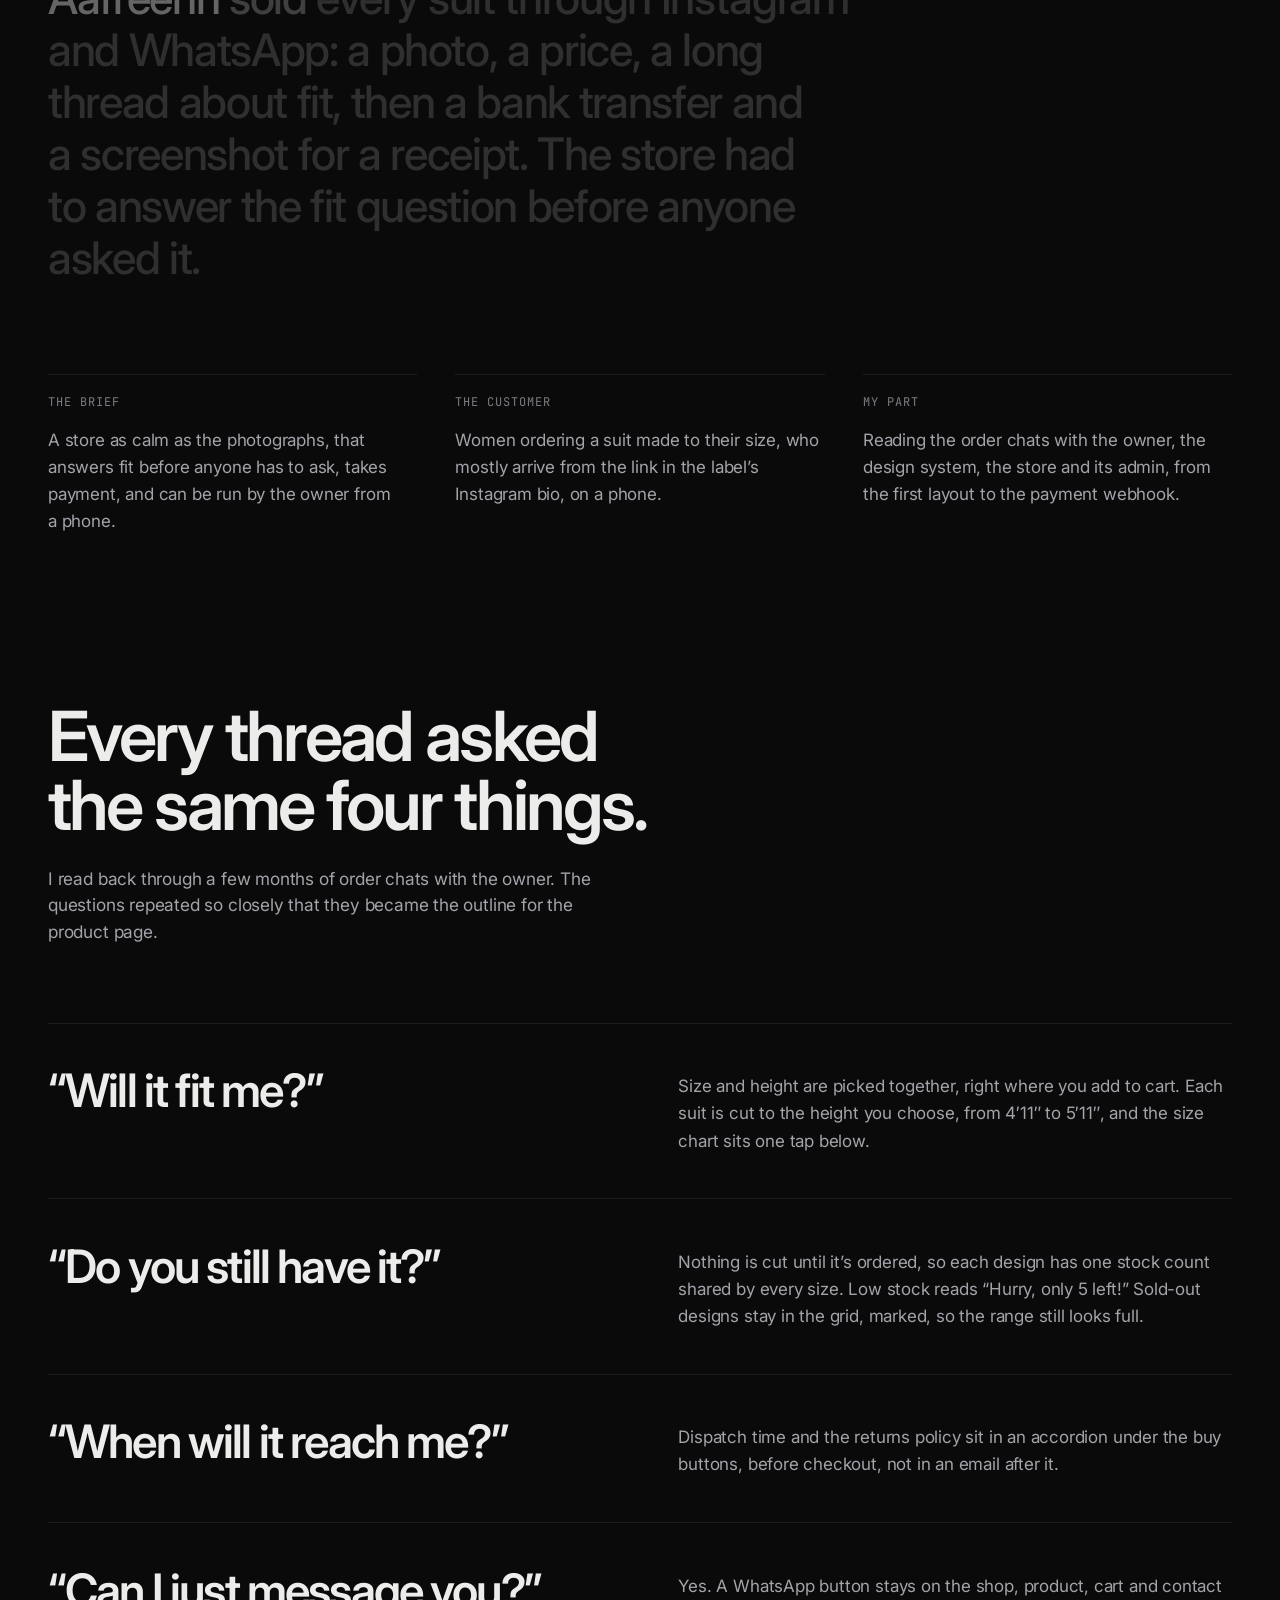
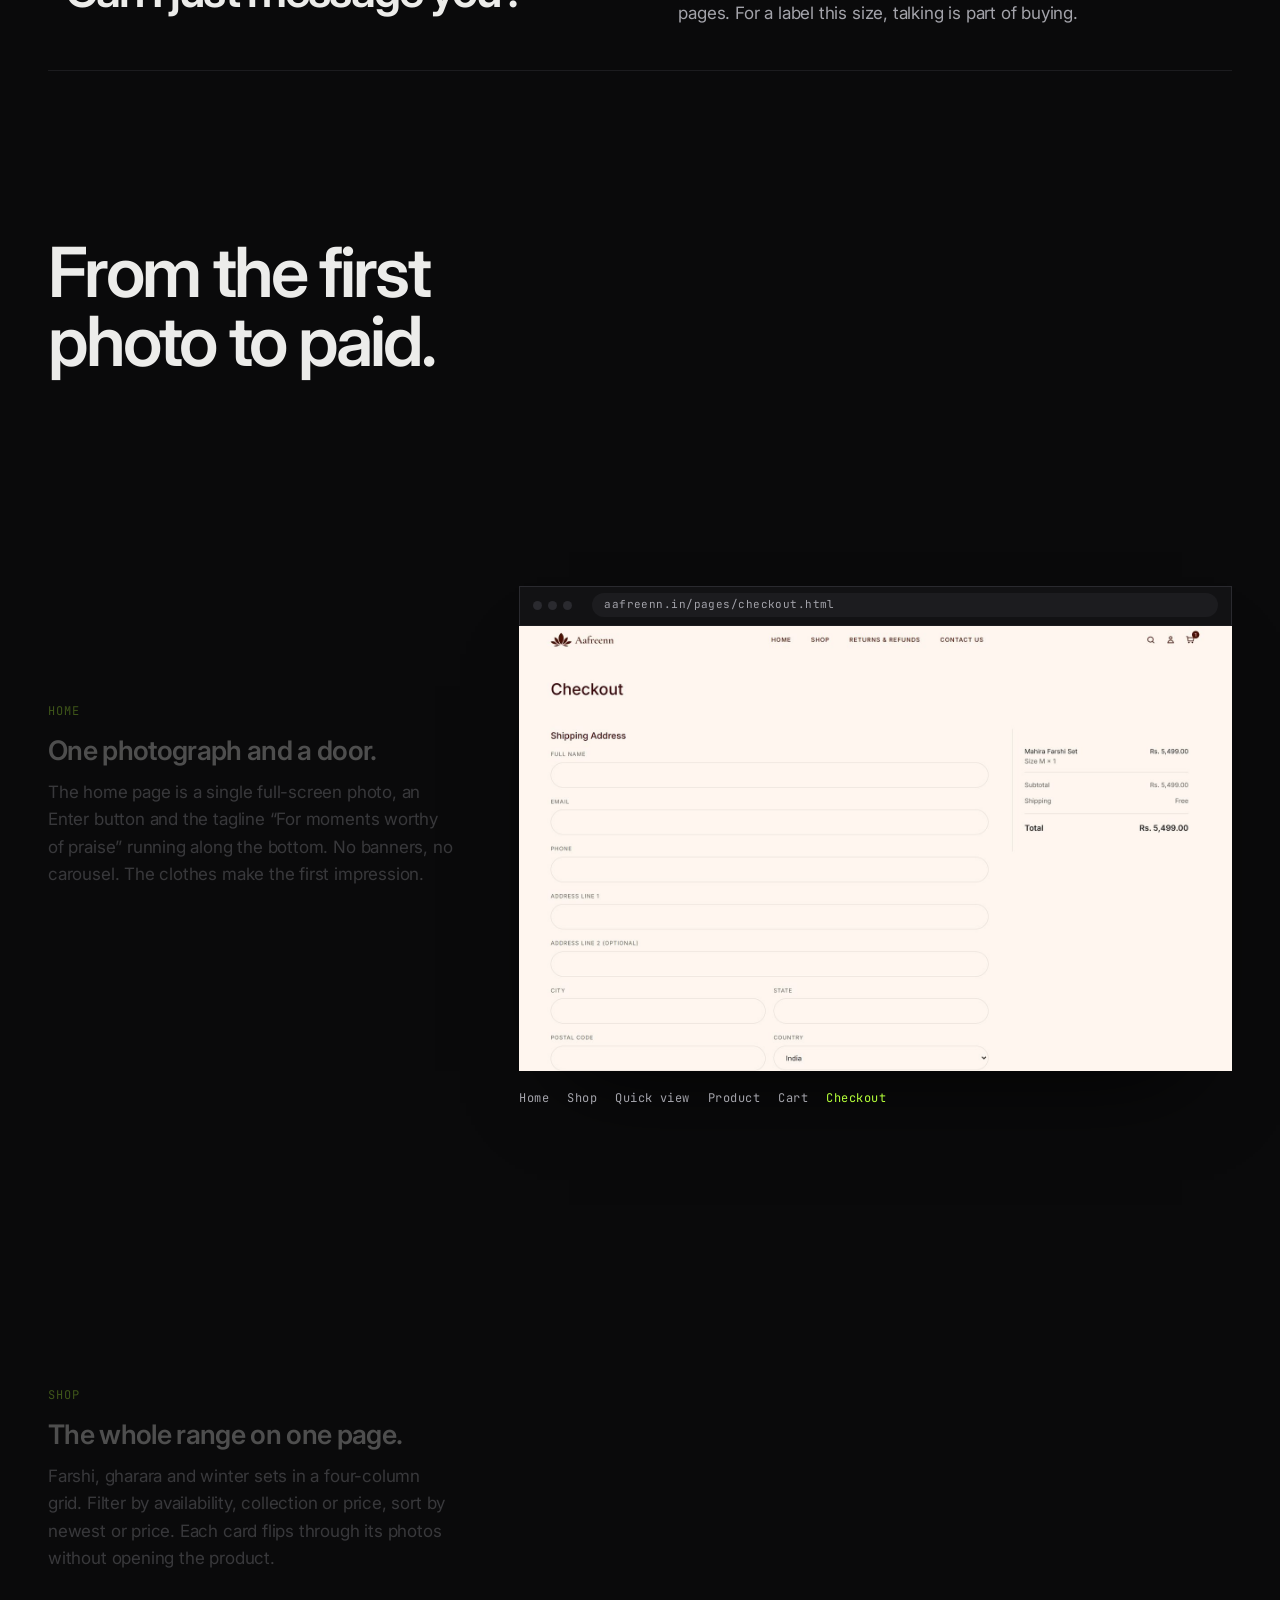
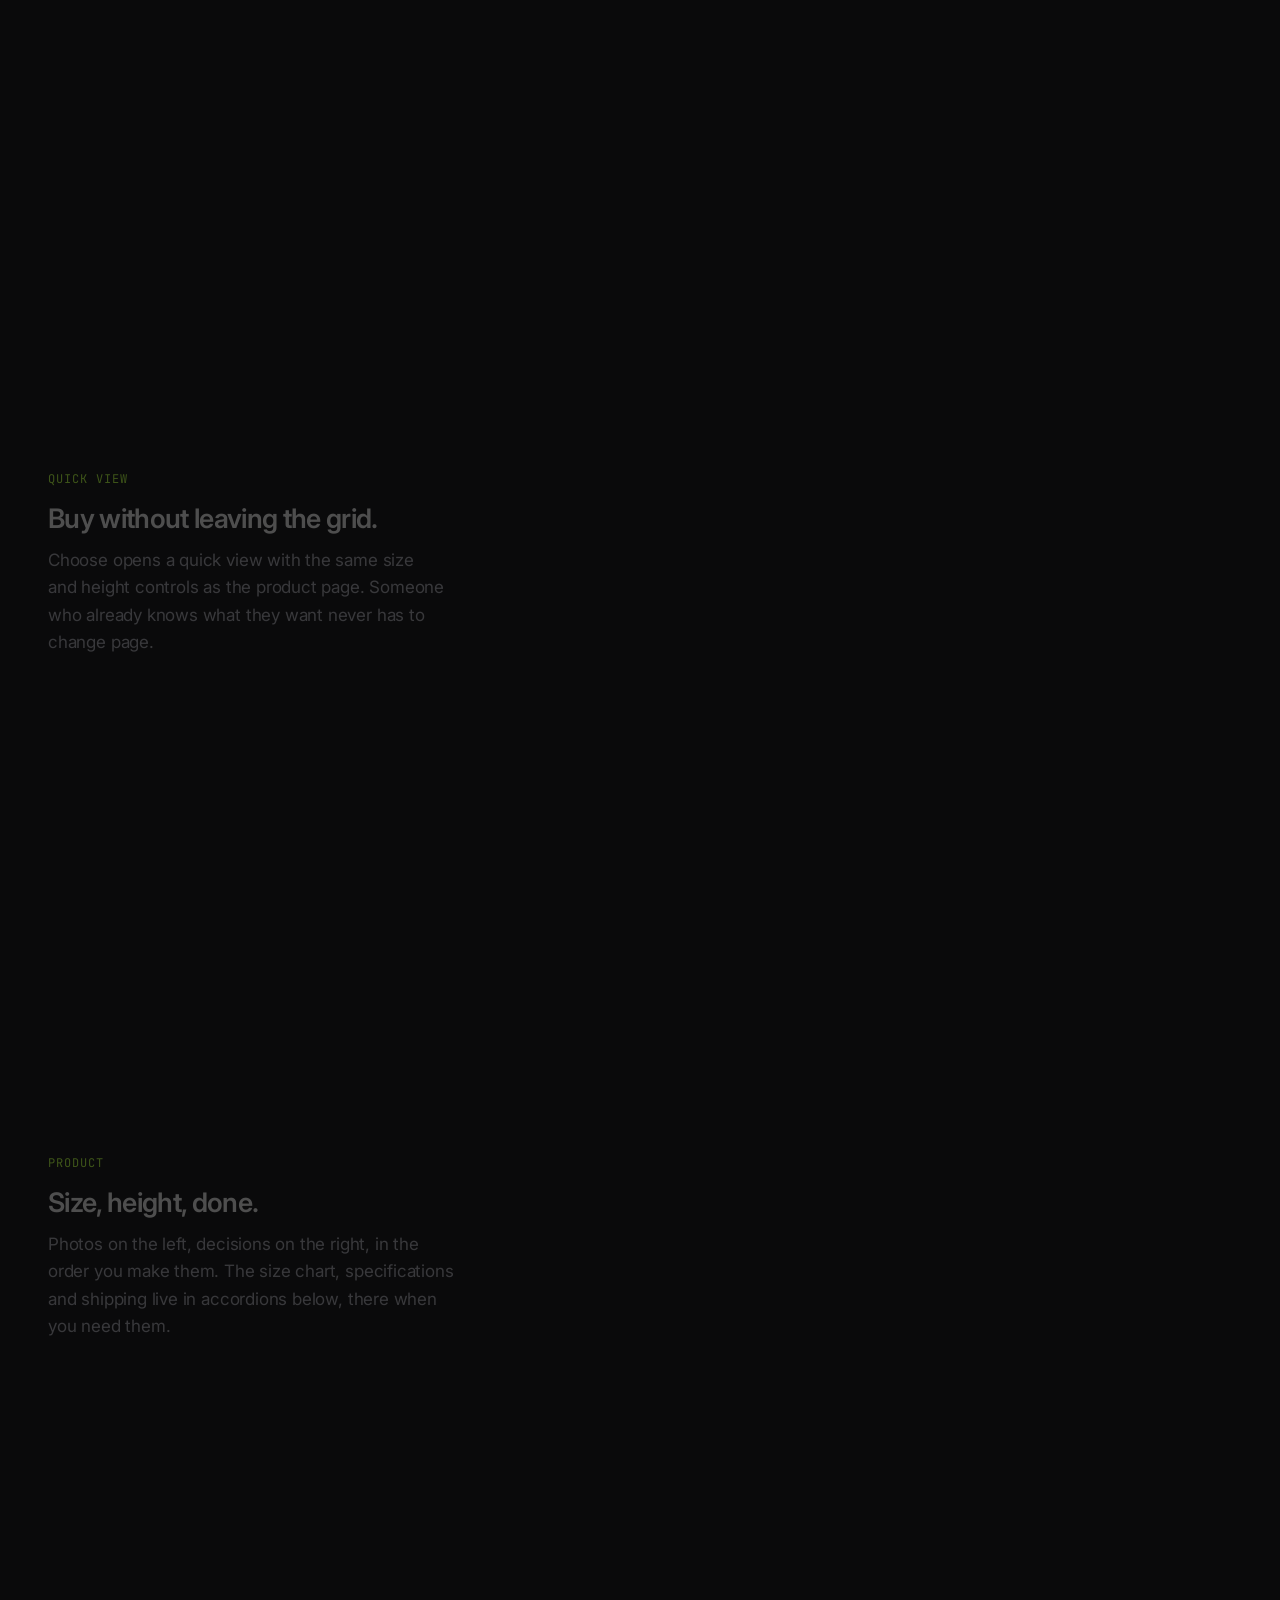
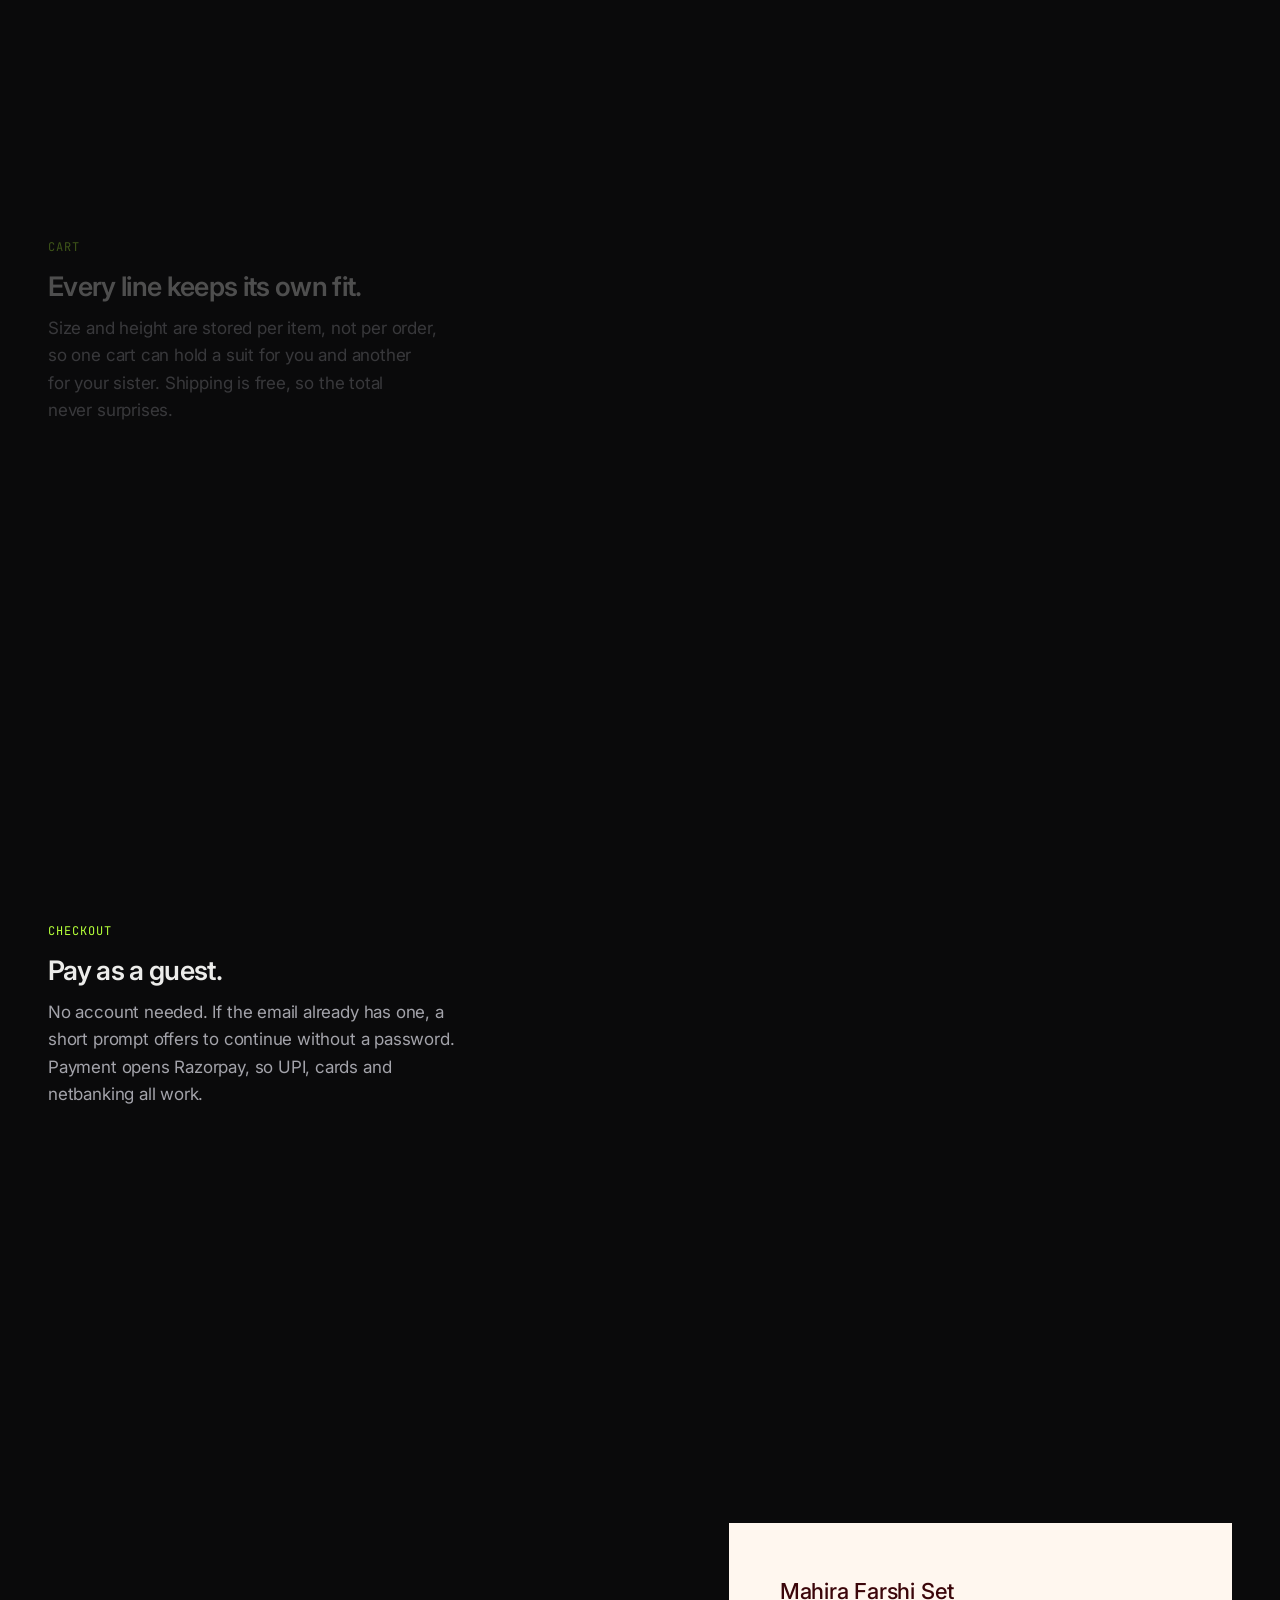
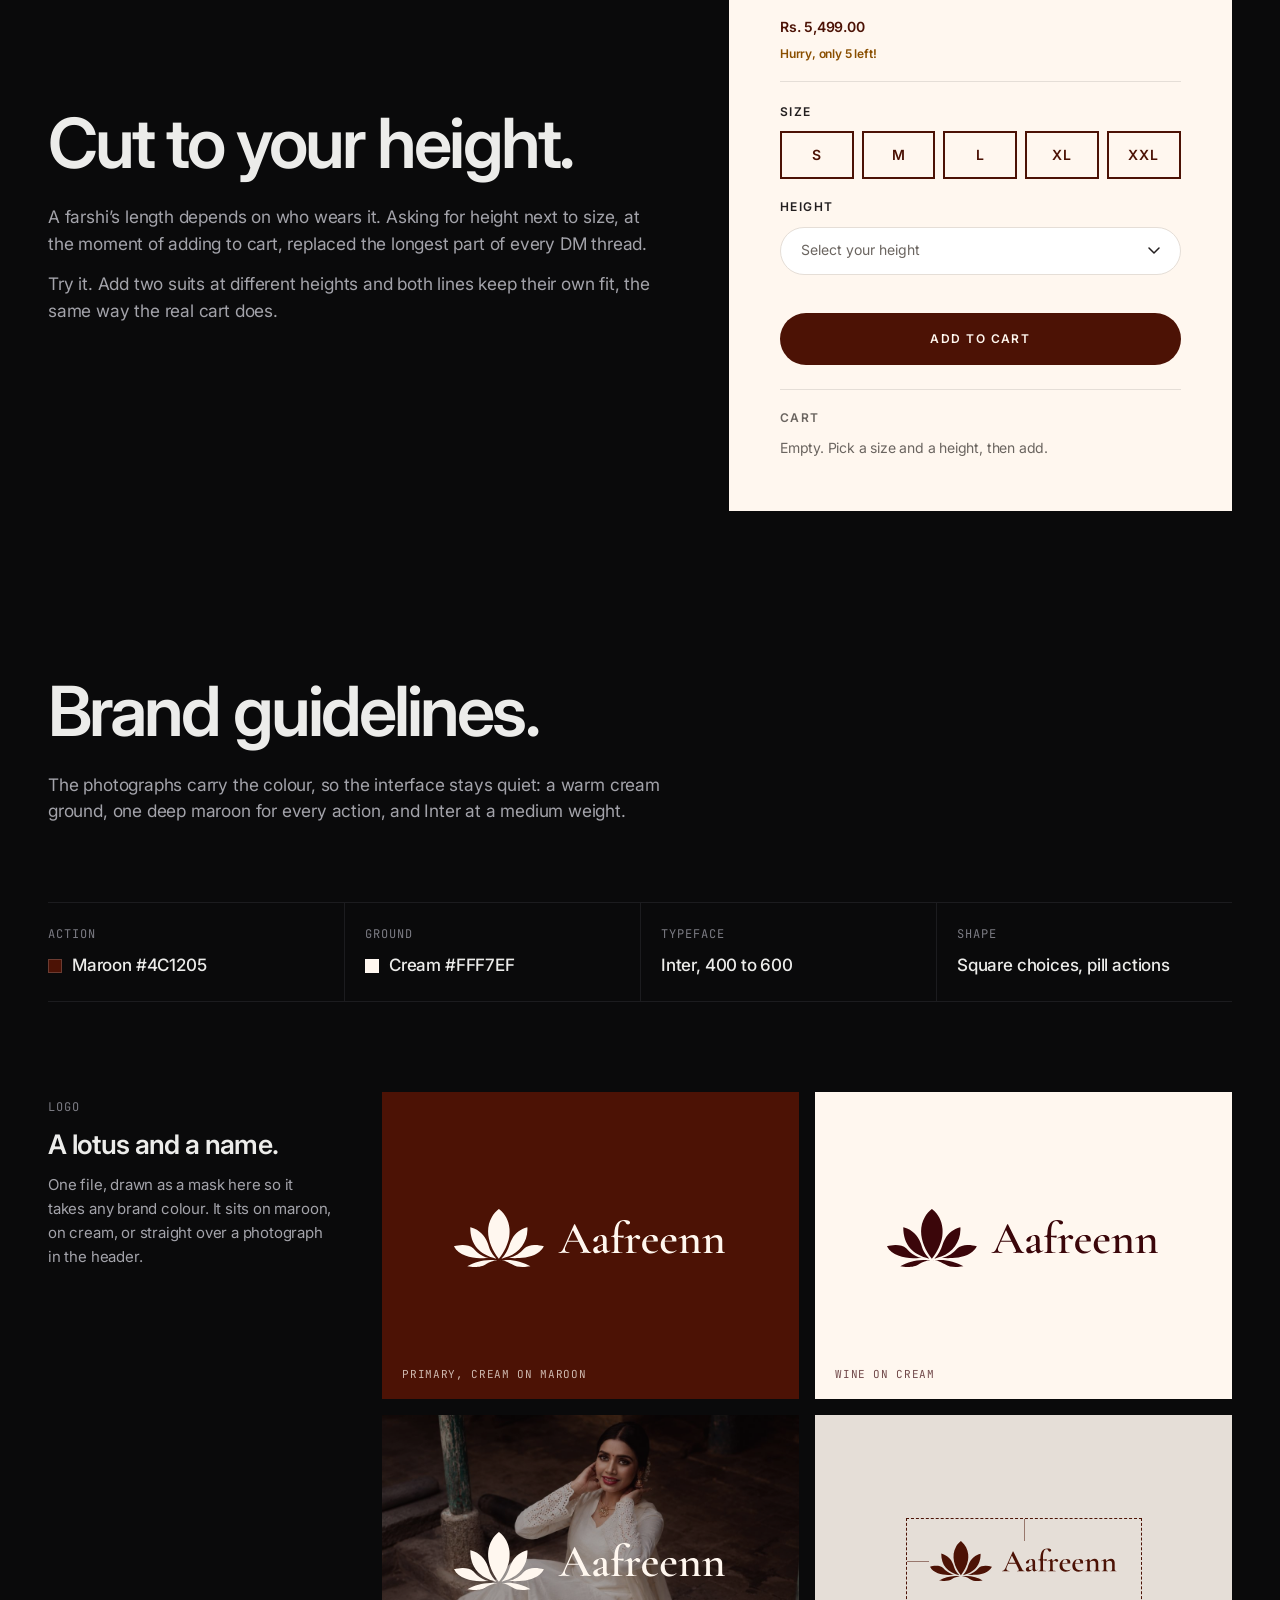
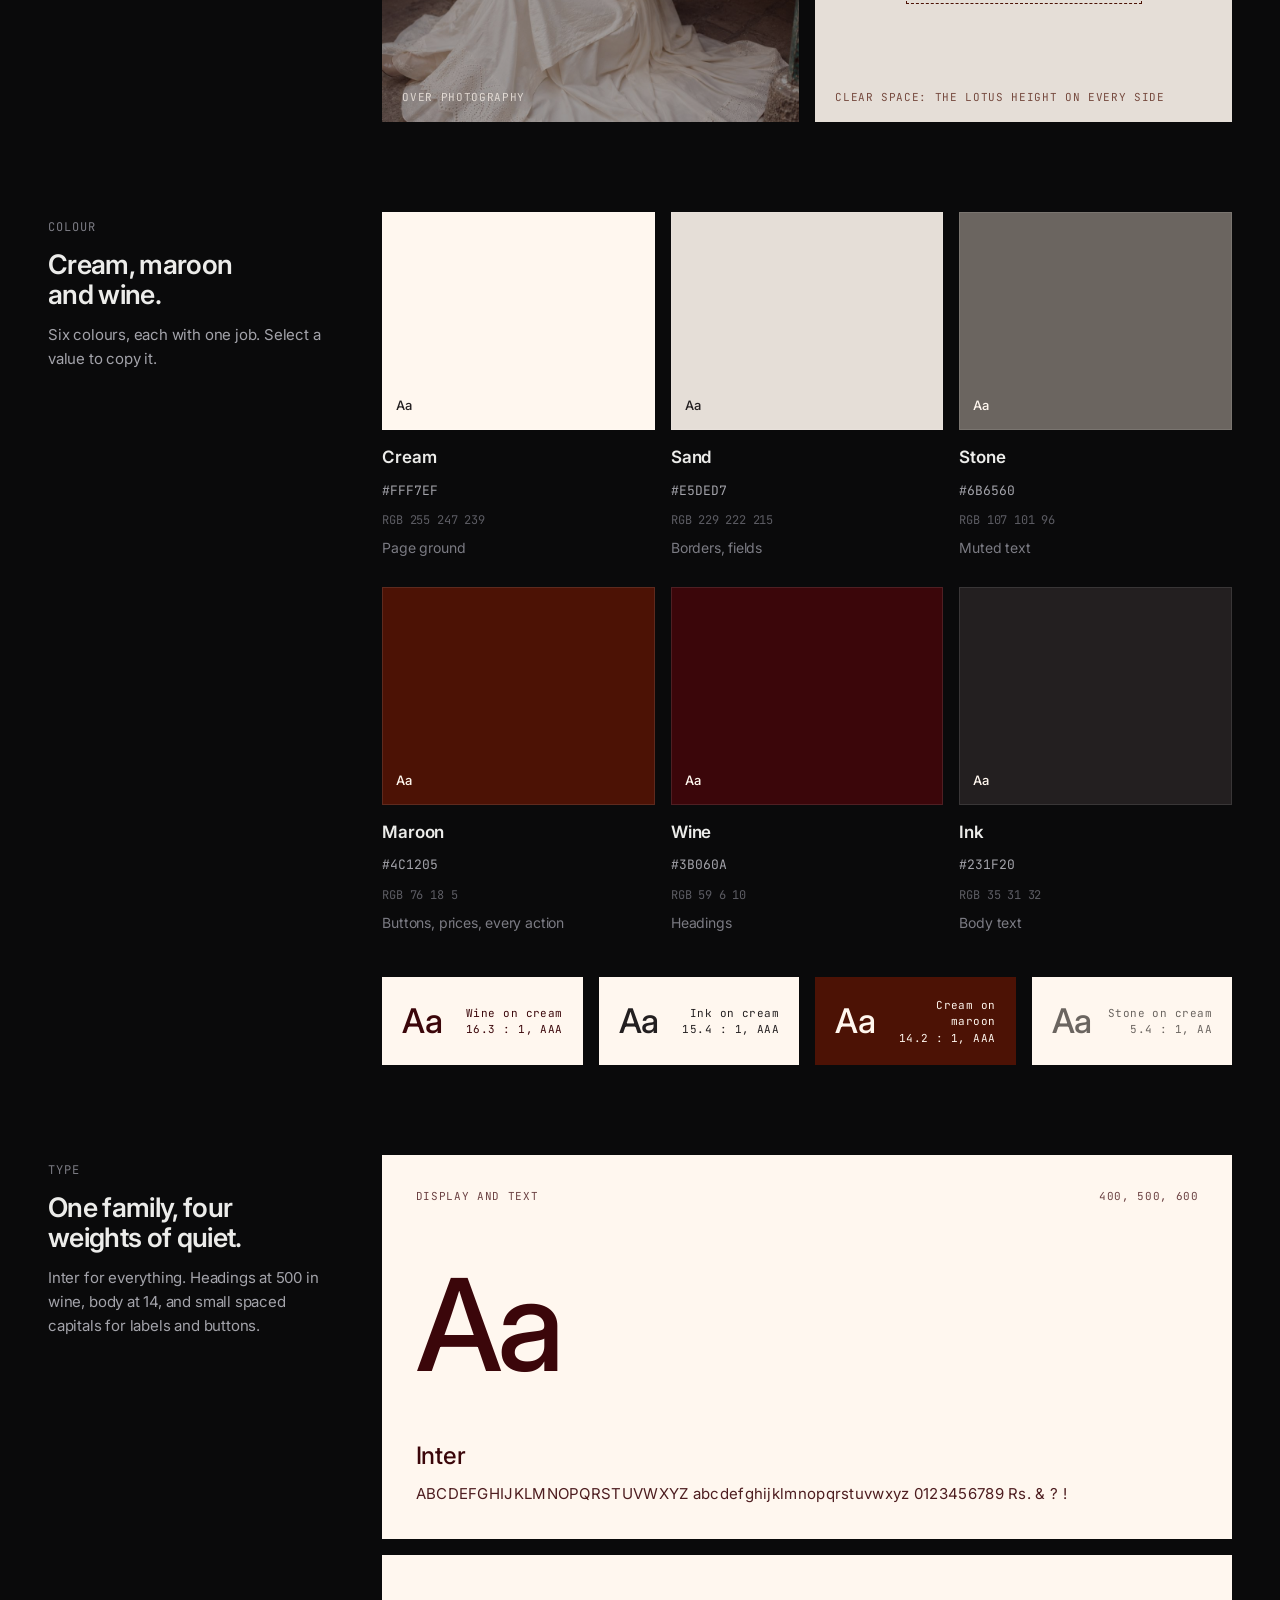
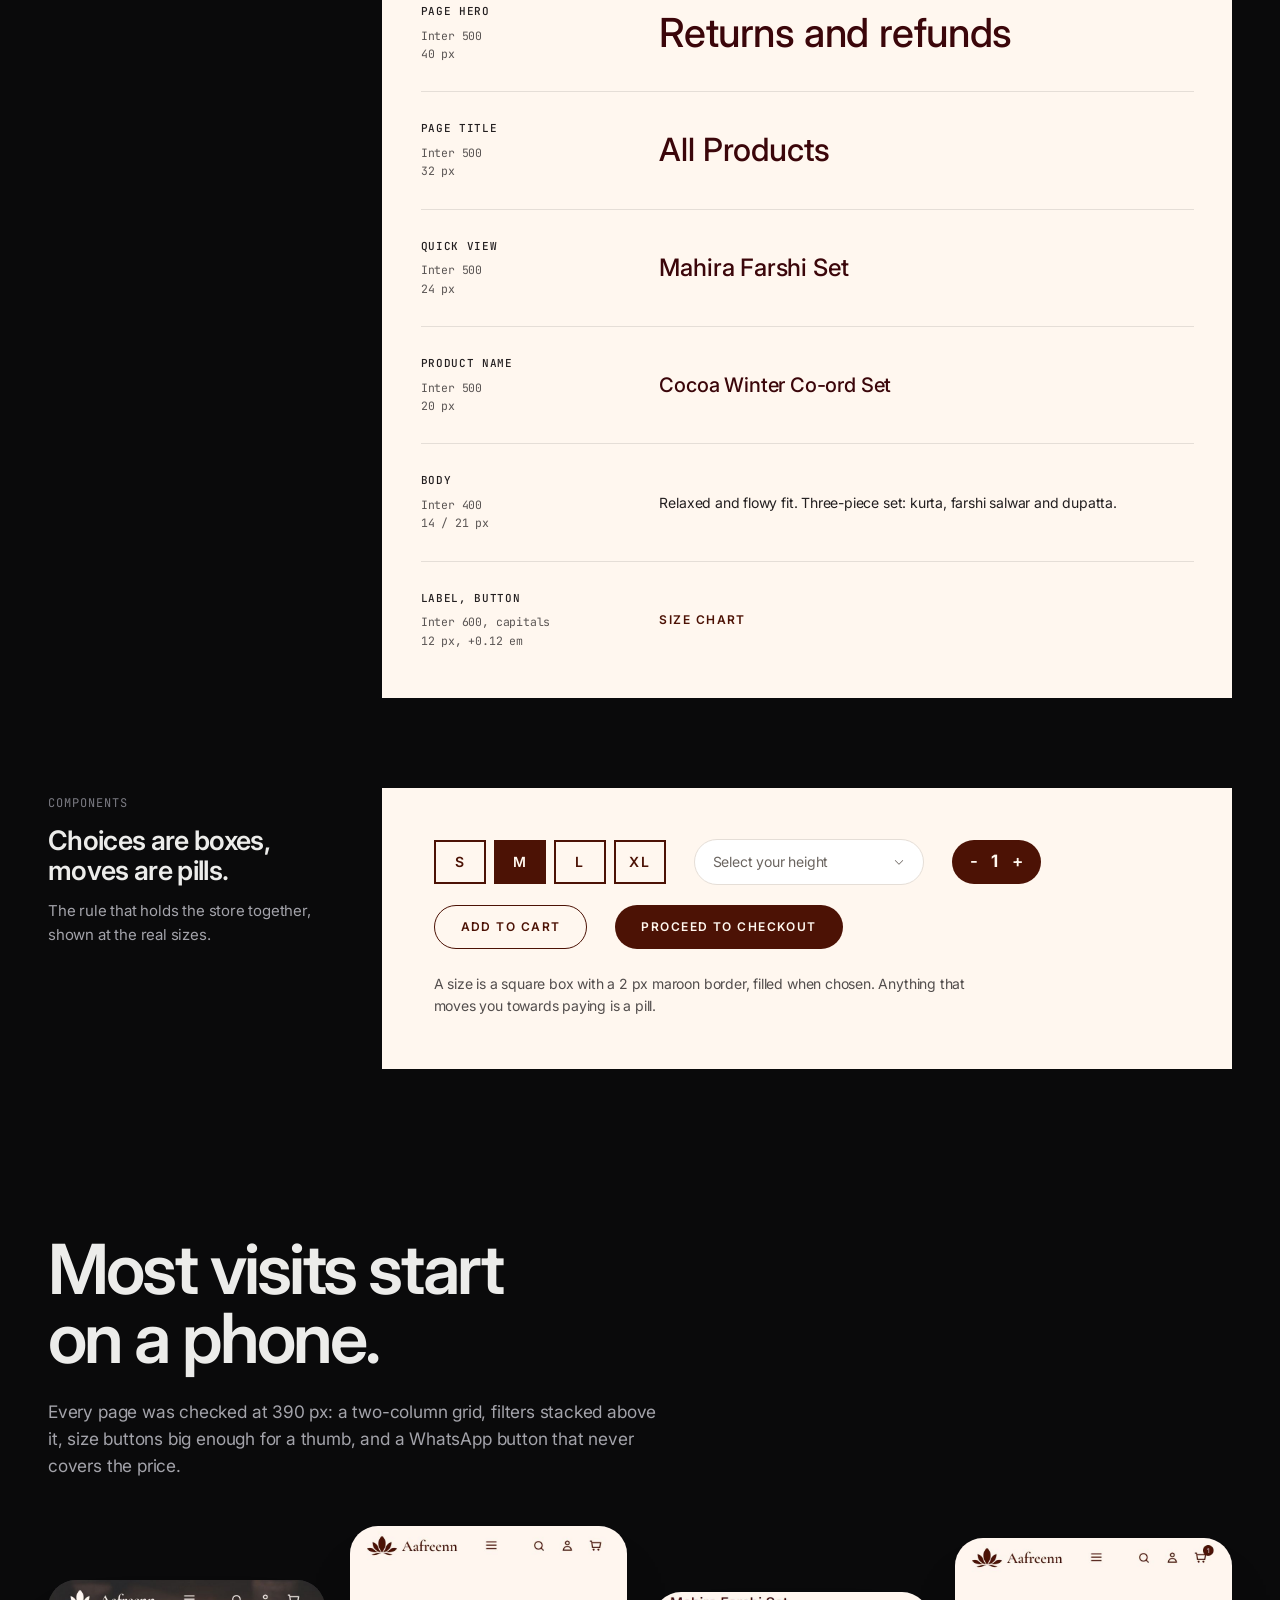
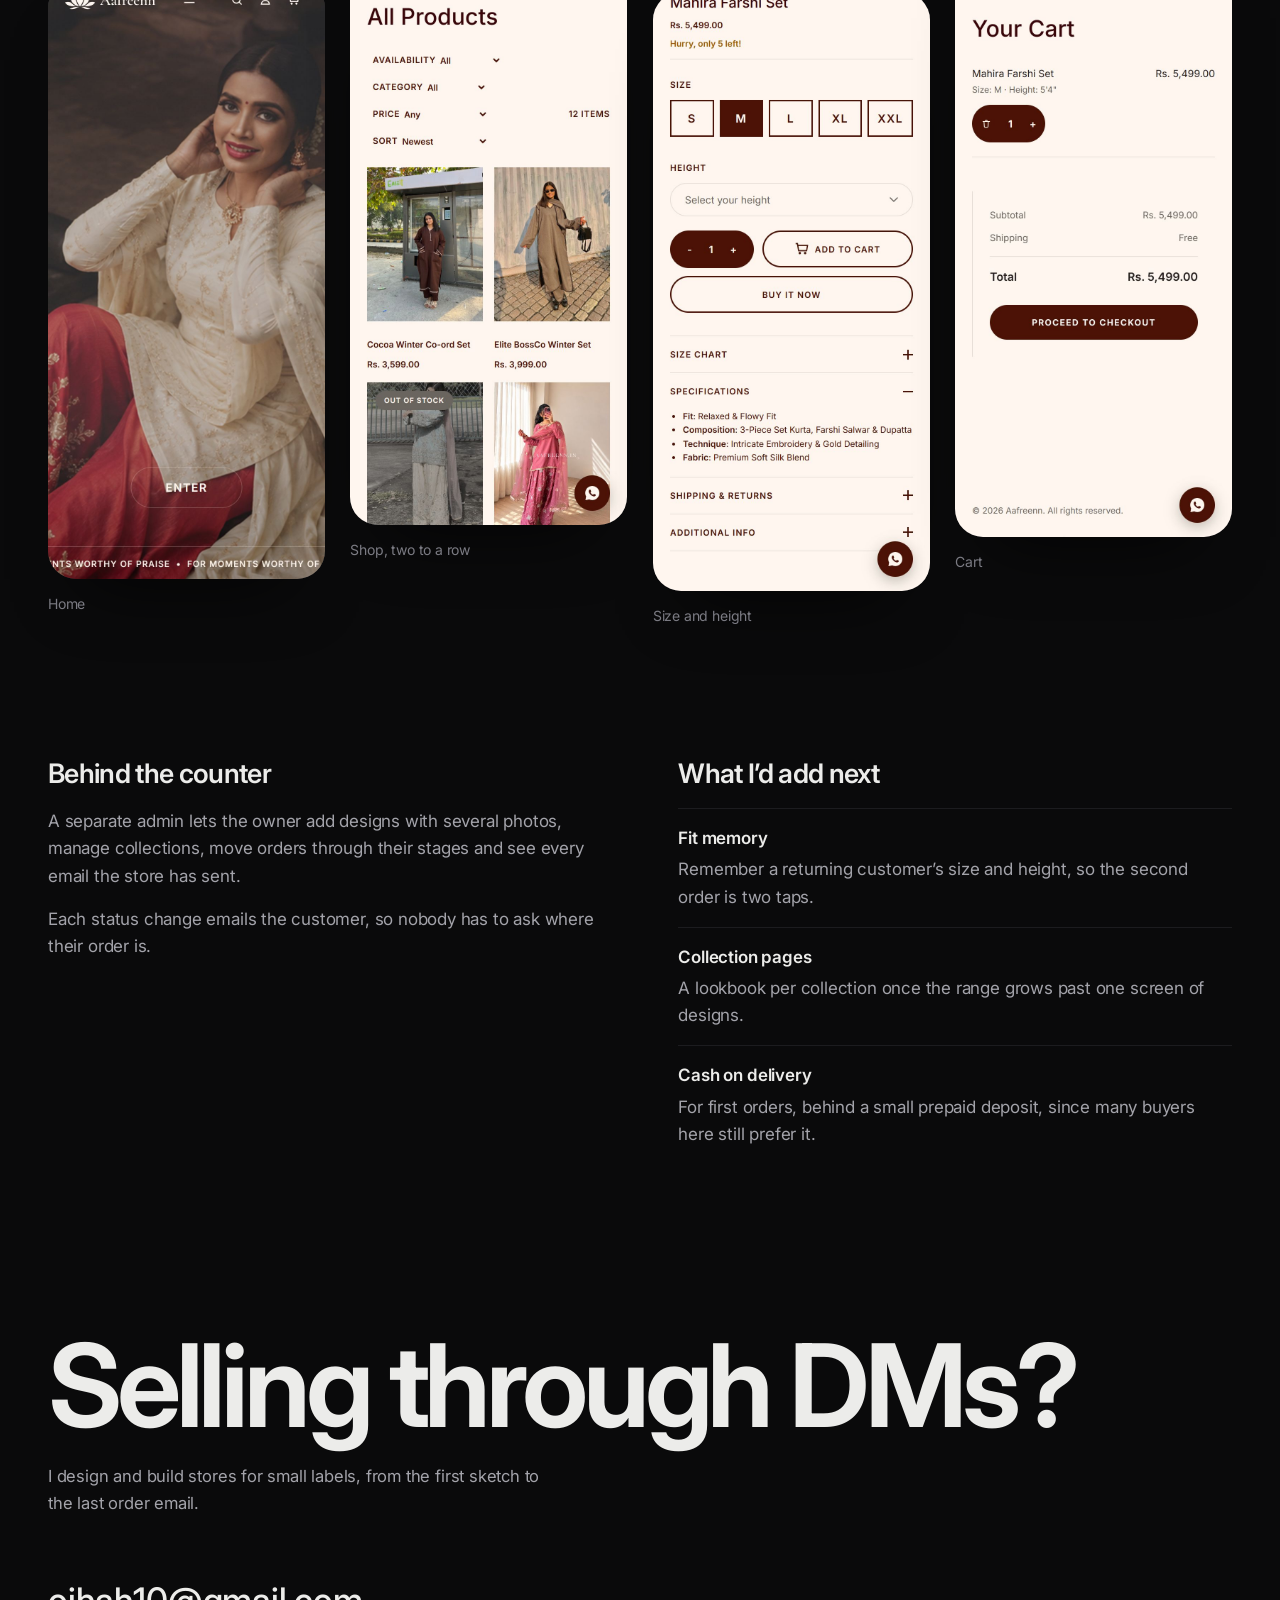
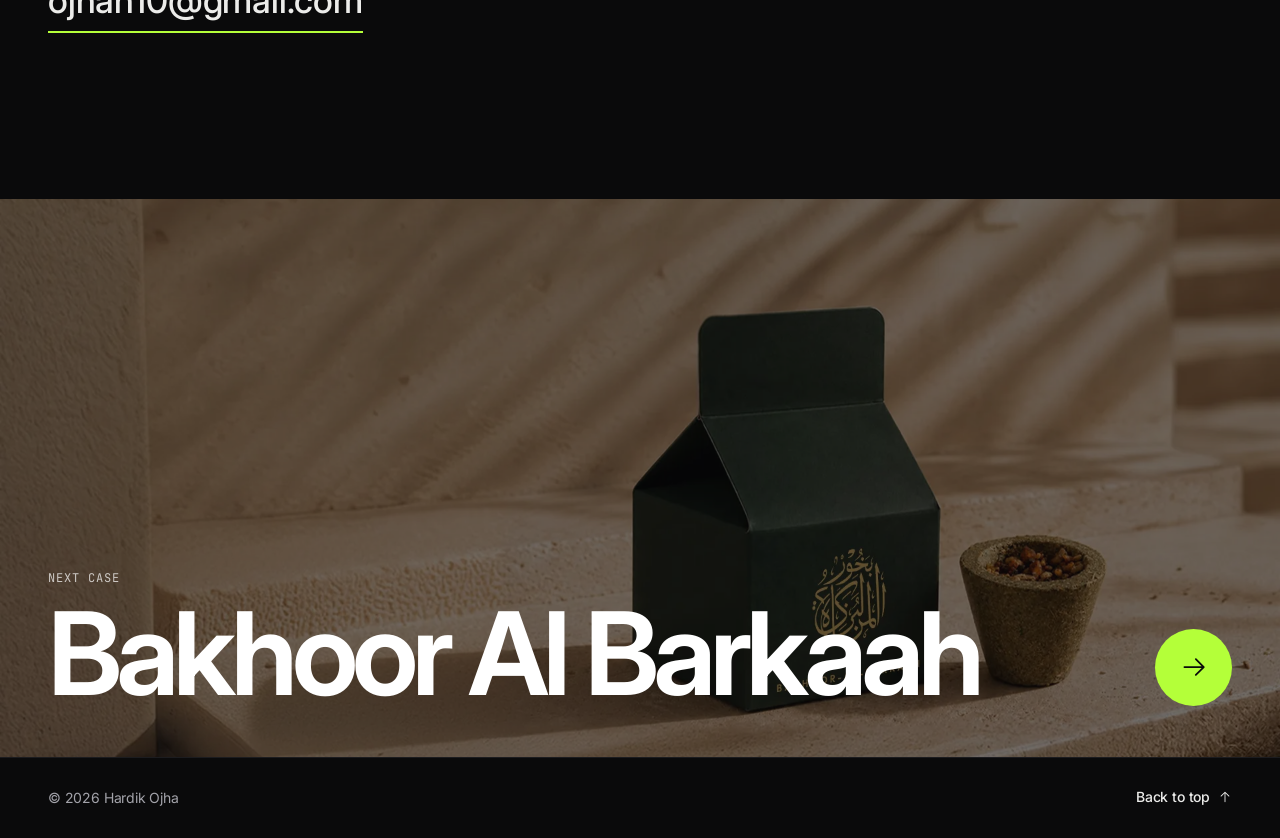
<file: aafreenn.html>
<!DOCTYPE html>
<html lang="en">
<head>
<meta charset="UTF-8">
<meta name="viewport" content="width=device-width, initial-scale=1.0">
<title>Aafreenn case study - Hardik Ojha</title>
<meta name="description" content="Designing and building aafreenn.in, a made-to-order store for handmade Indian suits: research, decisions, brand guidelines and key screens.">
<meta name="theme-color" content="#0a0a0b">
<meta property="og:title" content="Aafreenn, a case study by Hardik Ojha">
<meta property="og:description" content="A made-to-order store for handmade Indian suits, cut to the buyer's height.">
<meta property="og:image" content="Assets/case-studies/aafreenn/photo-courtyard.jpg">
<link rel="preload" href="fonts/inter-latin-var.woff2" as="font" type="font/woff2" crossorigin>
<link rel="icon" href="data:image/svg+xml,%3Csvg xmlns=%27http://www.w3.org/2000/svg%27 viewBox=%270 0 32 32%27%3E%3Crect width=%2732%27 height=%2732%27 rx=%276%27 fill=%27%230a0a0b%27/%3E%3Crect x=%277%27 y=%2711%27 width=%2718%27 height=%2710%27 rx=%272%27 fill=%27%232a2a2f%27/%3E%3Crect x=%2715%27 y=%275%27 width=%272.5%27 height=%2722%27 fill=%27%23b4ff39%27/%3E%3C/svg%3E">
<link rel="stylesheet" href="vendor/lenis.css">
<link rel="stylesheet" href="css/main.css">
<link rel="stylesheet" href="css/study.css">
<link rel="stylesheet" href="css/study-aafreenn.css">
<script>try{var t=localStorage.getItem('ho-theme');if(t==='light')document.documentElement.dataset.theme=t}catch(e){}</script>
</head>
<body class="no-dock">

<a class="skip-link" href="#main">Skip to content</a>
<div class="grain" aria-hidden="true"></div>

<header class="topbar">
  <a class="logo" href="index.html">Hardik Ojha</a>
  <nav class="topnav" aria-label="Primary">
    <a href="index.html#interface" class="is-active">Work</a>
    <a href="index.html#edit">Video</a>
    <a href="graphics.html">Graphics</a>
    <a href="index.html#darkroom">Photos</a>
    <a href="index.html#credits">About</a>
    <a href="index.html#contact">Contact</a>
  </nav>
  <button class="theme-btn" id="themeBtn" type="button" aria-label="Switch to light mode"><span class="ic ic-moon" data-icon="moon"></span><span class="ic ic-sun" data-icon="sun"></span></button>
</header>

<main id="main" class="study study--aafreenn">

  <!-- Title card -->
  <header class="st-hero wrap">
    <div class="st-hero-top">
      <a class="link-arrow" href="index.html#interface"><span class="ic" data-icon="caret-left"></span> All work</a>
      <nav class="st-series" aria-label="Case studies">
        <span class="st-label">Case 01 / 05</span>
        <a href="evelyn-dew.html" aria-label="Previous case study: Evelyn Dew"><span class="ic" data-icon="caret-left"></span></a>
        <a href="bakhoor-al-barkaah.html" aria-label="Next case study: Bakhoor Al Barkaah"><span class="ic" data-icon="caret-right"></span></a>
      </nav>
    </div>
    <h1 class="st-title" data-split>Aafreenn</h1>
    <div class="st-hero-foot">
      <div data-intro>
        <p class="st-sum">A made-to-order store for handmade Indian suits, cut to the buyer&rsquo;s height.</p>
        <div class="st-hero-cta">
          <a class="btn btn--neon" href="https://aafreenn.in" target="_blank" rel="noopener noreferrer">Visit aafreenn.in <span class="ic" data-icon="arrow-up-right"></span></a>
        </div>
      </div>
      <dl class="st-meta" data-intro style="--d:.5s">
        <div><dt>Client</dt><dd>Aafreenn, a small label for farshi, gharara and shalwar sets</dd></div>
        <div><dt>Role</dt><dd>UI and UX design, front end, back end</dd></div>
        <div><dt>Built with</dt><dd>HTML, CSS, JavaScript, PHP, MySQL, Razorpay</dd></div>
      </dl>
    </div>
  </header>

  <figure class="st-cover">
    <div class="st-cover-frame">
      <img src="Assets/case-studies/aafreenn/photo-courtyard.jpg" alt="A model in an ivory embroidered kurta and red farshi salwar, seated in a stone courtyard" width="1672" height="1174" fetchpriority="high">
    </div>
  </figure>

  <!-- Intro -->
  <section class="st-sec wrap" aria-labelledby="intro-h">
    <h2 class="st-label" id="intro-h">Overview</h2>
    <p class="st-statement" data-words style="margin-top:20px">Aafreenn sold every suit through Instagram and WhatsApp: a photo, a price, a long thread about fit, then a bank transfer and a screenshot for a receipt. The store had to answer the fit question before anyone asked it.</p>
    <div class="st-intro-grid">
      <div data-reveal><span class="st-label">The brief</span><p>A store as calm as the photographs, that answers fit before anyone has to ask, takes payment, and can be run by the owner from a phone.</p></div>
      <div data-reveal style="--d:.08s"><span class="st-label">The customer</span><p>Women ordering a suit made to their size, who mostly arrive from the link in the label&rsquo;s Instagram bio, on a phone.</p></div>
      <div data-reveal style="--d:.16s"><span class="st-label">My part</span><p>Reading the order chats with the owner, the design system, the store and its admin, from the first layout to the payment webhook.</p></div>
    </div>
  </section>

  <!-- The four questions -->
  <section class="st-sec wrap" aria-labelledby="asks-h">
    <div class="st-head">
      <h2 class="st-h2" id="asks-h" data-split>Every thread asked the same four things.</h2>
      <p class="st-lede" data-reveal>I read back through a few months of order chats with the owner. The questions repeated so closely that they became the outline for the product page.</p>
    </div>
    <ol class="asks">
      <li data-reveal>
        <p class="ask">&ldquo;Will it fit me?&rdquo;</p>
        <p class="answer">Size and height are picked together, right where you add to cart. Each suit is cut to the height you choose, from 4&prime;11&Prime; to 5&prime;11&Prime;, and the size chart sits one tap below.</p>
      </li>
      <li data-reveal>
        <p class="ask">&ldquo;Do you still have it?&rdquo;</p>
        <p class="answer">Nothing is cut until it&rsquo;s ordered, so each design has one stock count shared by every size. Low stock reads &ldquo;Hurry, only 5 left!&rdquo; Sold-out designs stay in the grid, marked, so the range still looks full.</p>
      </li>
      <li data-reveal>
        <p class="ask">&ldquo;When will it reach me?&rdquo;</p>
        <p class="answer">Dispatch time and the returns policy sit in an accordion under the buy buttons, before checkout, not in an email after it.</p>
      </li>
      <li data-reveal>
        <p class="ask">&ldquo;Can I just message you?&rdquo;</p>
        <p class="answer">Yes. A WhatsApp button stays on the shop, product, cart and contact pages. For a label this size, talking is part of buying.</p>
      </li>
    </ol>
  </section>

  <!-- Walkthrough -->
  <section class="st-sec" aria-labelledby="walk-h">
    <div class="wrap st-head">
      <h2 class="st-h2" id="walk-h" data-split>From the first photo to paid.</h2>
    </div>
    <div class="walk wrap">
      <div class="walk-steps">
        <article class="walk-step" data-shot="0">
          <p class="st-label">Home</p>
          <h3 class="st-h3">One photograph and a door.</h3>
          <p>The home page is a single full-screen photo, an Enter button and the tagline &ldquo;For moments worthy of praise&rdquo; running along the bottom. No banners, no carousel. The clothes make the first impression.</p>
          <img class="walk-inline" src="Assets/case-studies/aafreenn/screen-home.jpg" alt="Aafreenn home page: a full-screen photo with an Enter button" width="1600" height="1000" loading="lazy">
        </article>
        <article class="walk-step" data-shot="1">
          <p class="st-label">Shop</p>
          <h3 class="st-h3">The whole range on one page.</h3>
          <p>Farshi, gharara and winter sets in a four-column grid. Filter by availability, collection or price, sort by newest or price. Each card flips through its photos without opening the product.</p>
          <img class="walk-inline" src="Assets/case-studies/aafreenn/screen-shop.jpg" alt="Shop page: filters above a four-column grid of products" width="1600" height="1000" loading="lazy">
        </article>
        <article class="walk-step" data-shot="2">
          <p class="st-label">Quick view</p>
          <h3 class="st-h3">Buy without leaving the grid.</h3>
          <p>Choose opens a quick view with the same size and height controls as the product page. Someone who already knows what they want never has to change page.</p>
          <img class="walk-inline" src="Assets/case-studies/aafreenn/screen-quickview.jpg" alt="Quick view dialog over the shop grid with size and height controls" width="1600" height="1000" loading="lazy">
        </article>
        <article class="walk-step" data-shot="3">
          <p class="st-label">Product</p>
          <h3 class="st-h3">Size, height, done.</h3>
          <p>Photos on the left, decisions on the right, in the order you make them. The size chart, specifications and shipping live in accordions below, there when you need them.</p>
          <img class="walk-inline" src="Assets/case-studies/aafreenn/screen-pdp-size.jpg" alt="Product page with size M selected and the height list open" width="1600" height="1000" loading="lazy">
        </article>
        <article class="walk-step" data-shot="4">
          <p class="st-label">Cart</p>
          <h3 class="st-h3">Every line keeps its own fit.</h3>
          <p>Size and height are stored per item, not per order, so one cart can hold a suit for you and another for your sister. Shipping is free, so the total never surprises.</p>
          <img class="walk-inline" src="Assets/case-studies/aafreenn/screen-cart.jpg" alt="Cart with one item showing size M and height 5 feet 4" width="1600" height="1000" loading="lazy">
        </article>
        <article class="walk-step" data-shot="5">
          <p class="st-label">Checkout</p>
          <h3 class="st-h3">Pay as a guest.</h3>
          <p>No account needed. If the email already has one, a short prompt offers to continue without a password. Payment opens Razorpay, so UPI, cards and netbanking all work.</p>
          <img class="walk-inline" src="Assets/case-studies/aafreenn/screen-checkout.jpg" alt="Checkout with a shipping address form and order summary" width="1600" height="1222" loading="lazy">
        </article>
      </div>

      <div class="walk-stage" aria-hidden="true">
        <div class="browser">
          <div class="browser-bar">
            <i></i><i></i><i></i>
            <span class="browser-url mono" id="walkUrl">aafreenn.in</span>
          </div>
          <div class="browser-view">
            <img class="is-on" src="Assets/case-studies/aafreenn/screen-home.jpg" alt="" width="1600" height="1000" data-url="aafreenn.in">
            <img src="Assets/case-studies/aafreenn/screen-shop.jpg" alt="" width="1600" height="1000" loading="lazy" data-url="aafreenn.in/pages/shop.html">
            <img src="Assets/case-studies/aafreenn/screen-quickview.jpg" alt="" width="1600" height="1000" loading="lazy" data-url="aafreenn.in/pages/shop.html">
            <img src="Assets/case-studies/aafreenn/screen-pdp-size.jpg" alt="" width="1600" height="1000" loading="lazy" data-url="aafreenn.in/pages/product.html?slug=mahira-farshi-set">
            <img src="Assets/case-studies/aafreenn/screen-cart.jpg" alt="" width="1600" height="1000" loading="lazy" data-url="aafreenn.in/pages/cart.html">
            <img src="Assets/case-studies/aafreenn/screen-checkout.jpg" alt="" width="1600" height="1222" loading="lazy" data-url="aafreenn.in/pages/checkout.html">
          </div>
        </div>
        <ol class="walk-index mono" id="walkIndex">
          <li class="is-on">Home</li><li>Shop</li><li>Quick view</li><li>Product</li><li>Cart</li><li>Checkout</li>
        </ol>
      </div>
    </div>
  </section>

  <!-- Fit demo -->
  <section class="st-sec wrap fit" id="fit" aria-labelledby="fit-h">
    <div class="fit-copy">
      <h2 class="st-h2" id="fit-h" data-split>Cut to your height.</h2>
      <p class="st-lede" data-reveal>A farshi&rsquo;s length depends on who wears it. Asking for height next to size, at the moment of adding to cart, replaced the longest part of every DM thread.</p>
      <p class="st-lede" data-reveal>Try it. Add two suits at different heights and both lines keep their own fit, the same way the real cart does.</p>
    </div>
    <div class="fit-demo plate plate--pad" data-reveal style="--d:.1s">
      <form class="demo" id="fitDemo" novalidate>
        <p class="demo-name">Mahira Farshi Set</p>
        <p class="demo-price">Rs. 5,499.00</p>
        <p class="demo-stock">Hurry, only 5 left!</p>
        <hr>
        <fieldset class="demo-field">
          <legend class="demo-label">Size</legend>
          <div class="demo-sizes">
            <label><input type="radio" name="size" value="S"><span>S</span></label>
            <label><input type="radio" name="size" value="M"><span>M</span></label>
            <label><input type="radio" name="size" value="L"><span>L</span></label>
            <label><input type="radio" name="size" value="XL"><span>XL</span></label>
            <label><input type="radio" name="size" value="XXL"><span>XXL</span></label>
          </div>
        </fieldset>
        <div class="demo-field">
          <label class="demo-label" for="demoHeight">Height</label>
          <select class="demo-select" id="demoHeight" name="height">
            <option value="">Select your height</option>
          </select>
        </div>
        <p class="demo-error" id="demoError" role="alert"></p>
        <button class="demo-add" type="submit">Add to cart</button>
        <div class="demo-cart" aria-live="polite">
          <p class="demo-label">Cart</p>
          <ul id="demoCart"></ul>
          <p class="demo-empty" id="demoEmpty">Empty. Pick a size and a height, then add.</p>
        </div>
      </form>
    </div>
  </section>

  <!-- Brand guidelines -->
  <section class="st-sec wrap" aria-labelledby="guide-h">
    <div class="st-head">
      <h2 class="st-h2" id="guide-h" data-split>Brand guidelines.</h2>
      <p class="st-lede" data-reveal>The photographs carry the colour, so the interface stays quiet: a warm cream ground, one deep maroon for every action, and Inter at a medium weight.</p>
    </div>

    <dl class="gd-quick" data-reveal>
      <div><dt>Action</dt><dd><i class="gd-dot" style="--c:#4c1205"></i>Maroon #4C1205</dd></div>
      <div><dt>Ground</dt><dd><i class="gd-dot" style="--c:#fff7ef"></i>Cream #FFF7EF</dd></div>
      <div><dt>Typeface</dt><dd>Inter, 400 to 600</dd></div>
      <div><dt>Shape</dt><dd>Square choices, pill actions</dd></div>
    </dl>

    <div class="gd-block">
      <div class="gd-side">
        <span class="st-label">Logo</span>
        <h3 class="st-h3">A lotus and a name.</h3>
        <p>One file, drawn as a mask here so it takes any brand colour. It sits on maroon, on cream, or straight over a photograph in the header.</p>
      </div>
      <div class="gd-main gd-logos">
        <figure class="gd-logo plate" style="--pb:#4c1205;--pi:#fff7ef" data-reveal><span class="a-logo" role="img" aria-label="Aafreenn logo in cream on maroon"></span><figcaption>Primary, cream on maroon</figcaption></figure>
        <figure class="gd-logo plate" data-reveal style="--pb:#fff7ef;--pi:#3b060a;--d:.06s"><span class="a-logo" role="img" aria-label="Aafreenn logo in wine on cream"></span><figcaption>Wine on cream</figcaption></figure>
        <figure class="gd-logo gd-logo--photo plate" style="--pb:#231f20" data-reveal><img src="Assets/case-studies/aafreenn/photo-ivory.jpg" alt="" width="1400" height="788" loading="lazy"><span class="a-logo" role="img" aria-label="Aafreenn logo in cream over a photograph"></span><figcaption>Over photography</figcaption></figure>
        <figure class="gd-logo plate" data-reveal style="--pb:#e5ded7;--pi:#4c1205;--d:.06s"><span class="gd-clear" style="--x:22px"><span class="a-logo a-logo--sm" role="img" aria-label="Aafreenn logo with its clear space marked"></span></span><figcaption>Clear space: the lotus height on every side</figcaption></figure>
      </div>
    </div>

    <div class="gd-block">
      <div class="gd-side">
        <span class="st-label">Colour</span>
        <h3 class="st-h3">Cream, maroon and wine.</h3>
        <p>Six colours, each with one job. Select a value to copy it.</p>
      </div>
      <div class="gd-main">
        <ul class="gd-swatches">
          <li class="gd-sw" data-reveal><span class="gd-chip" style="--c:#fff7ef;--k:#231f20">Aa</span><span class="gd-sw-info"><span class="gd-sw-name">Cream</span><button class="gd-hex" type="button" data-copy="#FFF7EF" aria-label="Copy #FFF7EF"><span class="gd-hex-t">#FFF7EF</span><span class="ic" data-icon="copy"></span></button><span class="gd-rgb">RGB 255 247 239</span><span class="gd-use">Page ground</span></span></li>
          <li class="gd-sw" data-reveal style="--d:.04s"><span class="gd-chip" style="--c:#e5ded7;--k:#231f20">Aa</span><span class="gd-sw-info"><span class="gd-sw-name">Sand</span><button class="gd-hex" type="button" data-copy="#E5DED7" aria-label="Copy #E5DED7"><span class="gd-hex-t">#E5DED7</span><span class="ic" data-icon="copy"></span></button><span class="gd-rgb">RGB 229 222 215</span><span class="gd-use">Borders, fields</span></span></li>
          <li class="gd-sw" data-reveal style="--d:.08s"><span class="gd-chip" style="--c:#6b6560;--k:#fff7ef">Aa</span><span class="gd-sw-info"><span class="gd-sw-name">Stone</span><button class="gd-hex" type="button" data-copy="#6B6560" aria-label="Copy #6B6560"><span class="gd-hex-t">#6B6560</span><span class="ic" data-icon="copy"></span></button><span class="gd-rgb">RGB 107 101 96</span><span class="gd-use">Muted text</span></span></li>
          <li class="gd-sw" data-reveal style="--d:.12s"><span class="gd-chip" style="--c:#4c1205;--k:#fff7ef">Aa</span><span class="gd-sw-info"><span class="gd-sw-name">Maroon</span><button class="gd-hex" type="button" data-copy="#4C1205" aria-label="Copy #4C1205"><span class="gd-hex-t">#4C1205</span><span class="ic" data-icon="copy"></span></button><span class="gd-rgb">RGB 76 18 5</span><span class="gd-use">Buttons, prices, every action</span></span></li>
          <li class="gd-sw" data-reveal style="--d:.16s"><span class="gd-chip" style="--c:#3b060a;--k:#fff7ef">Aa</span><span class="gd-sw-info"><span class="gd-sw-name">Wine</span><button class="gd-hex" type="button" data-copy="#3B060A" aria-label="Copy #3B060A"><span class="gd-hex-t">#3B060A</span><span class="ic" data-icon="copy"></span></button><span class="gd-rgb">RGB 59 6 10</span><span class="gd-use">Headings</span></span></li>
          <li class="gd-sw" data-reveal style="--d:.2s"><span class="gd-chip" style="--c:#231f20;--k:#fff7ef">Aa</span><span class="gd-sw-info"><span class="gd-sw-name">Ink</span><button class="gd-hex" type="button" data-copy="#231F20" aria-label="Copy #231F20"><span class="gd-hex-t">#231F20</span><span class="ic" data-icon="copy"></span></button><span class="gd-rgb">RGB 35 31 32</span><span class="gd-use">Body text</span></span></li>
        </ul>
        <div class="gd-pairs" data-reveal>
          <p class="gd-pair plate" style="--pb:#fff7ef;--pi:#3b060a"><b>Aa</b><span>Wine on cream<br>16.3 : 1, AAA</span></p>
          <p class="gd-pair plate" style="--pb:#fff7ef;--pi:#231f20"><b>Aa</b><span>Ink on cream<br>15.4 : 1, AAA</span></p>
          <p class="gd-pair plate" style="--pb:#4c1205;--pi:#fff7ef"><b>Aa</b><span>Cream on maroon<br>14.2 : 1, AAA</span></p>
          <p class="gd-pair plate" style="--pb:#fff7ef;--pi:#6b6560"><b>Aa</b><span>Stone on cream<br>5.4 : 1, AA</span></p>
        </div>
      </div>
    </div>

    <div class="gd-block">
      <div class="gd-side">
        <span class="st-label">Type</span>
        <h3 class="st-h3">One family, four weights of quiet.</h3>
        <p>Inter for everything. Headings at 500 in wine, body at 14, and small spaced capitals for labels and buttons.</p>
      </div>
      <div class="gd-main">
        <div class="gd-faces">
          <div class="gd-face plate" style="--pb:#fff7ef;--pi:#3b060a" data-reveal>
            <p class="gd-face-top"><span>Display and text</span><span>400, 500, 600</span></p>
            <p class="gd-aa" style="font-family:Inter;font-weight:500;letter-spacing:-.04em" aria-hidden="true">Aa</p>
            <div>
              <p class="gd-face-name" style="font-weight:500">Inter</p>
              <p class="gd-glyphs" aria-hidden="true">ABCDEFGHIJKLMNOPQRSTUVWXYZ abcdefghijklmnopqrstuvwxyz 0123456789 Rs. &amp; ? !</p>
            </div>
          </div>
        </div>
        <div class="gd-scale plate" style="--pb:#fff7ef;--pi:#231f20;--pl:#e5ded7" data-reveal>
          <div class="gd-row"><span class="gd-role">Page hero</span><span class="gd-sample" style="font-size:40px;font-weight:500;color:#3b060a;letter-spacing:-.01em;line-height:1.1">Returns and refunds</span><span class="gd-spec">Inter 500<br>40 px</span></div>
          <div class="gd-row"><span class="gd-role">Page title</span><span class="gd-sample" style="font-size:32px;font-weight:500;color:#3b060a;line-height:1.15">All Products</span><span class="gd-spec">Inter 500<br>32 px</span></div>
          <div class="gd-row"><span class="gd-role">Quick view</span><span class="gd-sample" style="font-size:24px;font-weight:500;color:#3b060a">Mahira Farshi Set</span><span class="gd-spec">Inter 500<br>24 px</span></div>
          <div class="gd-row"><span class="gd-role">Product name</span><span class="gd-sample" style="font-size:20px;font-weight:500;color:#3b060a">Cocoa Winter Co-ord Set</span><span class="gd-spec">Inter 500<br>20 px</span></div>
          <div class="gd-row"><span class="gd-role">Body</span><span class="gd-sample" style="font-size:14px;line-height:1.5">Relaxed and flowy fit. Three-piece set: kurta, farshi salwar and dupatta.</span><span class="gd-spec">Inter 400<br>14 / 21 px</span></div>
          <div class="gd-row"><span class="gd-role">Label, button</span><span class="gd-sample" style="font-size:12px;font-weight:600;letter-spacing:.12em;text-transform:uppercase;color:#4c1205">Size chart</span><span class="gd-spec">Inter 600, capitals<br>12 px, +0.12 em</span></div>
        </div>
      </div>
    </div>

    <div class="gd-block">
      <div class="gd-side">
        <span class="st-label">Components</span>
        <h3 class="st-h3">Choices are boxes, moves are pills.</h3>
        <p>The rule that holds the store together, shown at the real sizes.</p>
      </div>
      <div class="gd-main">
        <div class="plate plate--pad" style="--pb:#fff7ef;--pi:#231f20" data-reveal>
          <div class="gd-parts" aria-hidden="true">
            <span class="a-sizes"><span class="a-size">S</span><span class="a-size is-on">M</span><span class="a-size">L</span><span class="a-size">XL</span></span>
            <span class="a-select">Select your height <span class="ic" data-icon="caret-right"></span></span>
            <span class="a-qty">-<b>1</b>+</span>
            <span class="a-btn a-btn--line">Add to cart</span>
            <span class="a-btn a-btn--solid">Proceed to checkout</span>
          </div>
          <p class="gd-parts-note">A size is a square box with a 2 px maroon border, filled when chosen. Anything that moves you towards paying is a pill.</p>
        </div>
      </div>
    </div>
  </section>

  <!-- Phones -->
  <section class="st-sec wrap" aria-labelledby="phones-h">
    <div class="st-head">
      <h2 class="st-h2" id="phones-h" data-split>Most visits start on a phone.</h2>
      <p class="st-lede" data-reveal>Every page was checked at 390 px: a two-column grid, filters stacked above it, size buttons big enough for a thumb, and a WhatsApp button that never covers the price.</p>
    </div>
    <div class="st-phones">
      <figure class="st-phone" data-speed="0.4"><div class="st-phone-frame"><img src="Assets/case-studies/aafreenn/phone-home.jpg" alt="Home page on a phone" width="780" height="1688" loading="lazy"></div><figcaption>Home</figcaption></figure>
      <figure class="st-phone" data-speed="-0.5"><div class="st-phone-frame"><img src="Assets/case-studies/aafreenn/phone-shop.jpg" alt="Shop page on a phone, two products per row" width="780" height="1688" loading="lazy"></div><figcaption>Shop, two to a row</figcaption></figure>
      <figure class="st-phone" data-speed="0.6"><div class="st-phone-frame"><img src="Assets/case-studies/aafreenn/phone-pdp-info.jpg" alt="Product choices on a phone: size, height, quantity and buttons" width="780" height="1688" loading="lazy"></div><figcaption>Size and height</figcaption></figure>
      <figure class="st-phone" data-speed="-0.3"><div class="st-phone-frame"><img src="Assets/case-studies/aafreenn/phone-cart.jpg" alt="Cart on a phone" width="780" height="1688" loading="lazy"></div><figcaption>Cart</figcaption></figure>
    </div>
  </section>

  <!-- Behind the counter, next -->
  <section class="st-sec wrap st-close" aria-labelledby="close-h">
    <div data-reveal>
      <h2 class="st-h3" id="close-h">Behind the counter</h2>
      <div class="st-body">
        <p>A separate admin lets the owner add designs with several photos, manage collections, move orders through their stages and see every email the store has sent.</p>
        <p>Each status change emails the customer, so nobody has to ask where their order is.</p>
      </div>
    </div>
    <div data-reveal style="--d:.08s">
      <h2 class="st-h3">What I&rsquo;d add next</h2>
      <dl class="st-next-list">
        <div><dt>Fit memory</dt><dd>Remember a returning customer&rsquo;s size and height, so the second order is two taps.</dd></div>
        <div><dt>Collection pages</dt><dd>A lookbook per collection once the range grows past one screen of designs.</dd></div>
        <div><dt>Cash on delivery</dt><dd>For first orders, behind a small prepaid deposit, since many buyers here still prefer it.</dd></div>
      </dl>
    </div>
  </section>

  <!-- Contact -->
  <section class="st-contact wrap" aria-labelledby="end-h">
    <h2 class="contact-title" id="end-h" data-split>Selling through DMs?</h2>
    <p class="lede" data-reveal>I design and build stores for small labels, from the first sketch to the last order email.</p>
    <div class="contact-mail" data-reveal><a class="mail-link" href="mailto:ojhah10@gmail.com">ojhah10@gmail.com</a></div>
  </section>

  <!-- Next case -->
  <a class="st-nextcase" href="bakhoor-al-barkaah.html">
    <img src="Assets/case-studies/bakhoor/hero.webp" alt="" width="1920" height="1080" loading="lazy">
    <span class="st-nextcase-in wrap">
      <span><span class="st-label">Next case</span><span class="st-nextcase-name">Bakhoor Al Barkaah</span></span>
      <span class="st-nextcase-go"><span class="ic" data-icon="arrow-right"></span></span>
    </span>
  </a>
</main>

<footer class="footer wrap">
  <span>&copy; <span id="year"></span> Hardik Ojha</span>
  <a href="#main" class="link-arrow">Back to top <span class="ic" data-icon="arrow-up"></span></a>
</footer>

<script src="vendor/gsap.min.js"></script>
<script src="vendor/ScrollTrigger.min.js"></script>
<script src="vendor/lenis.min.js"></script>
<script src="js/icons.js"></script>
<script src="js/study.js"></script>
<script src="js/study-aafreenn.js"></script>
<script src="js/theme.js"></script>
</body>
</html>
</file>
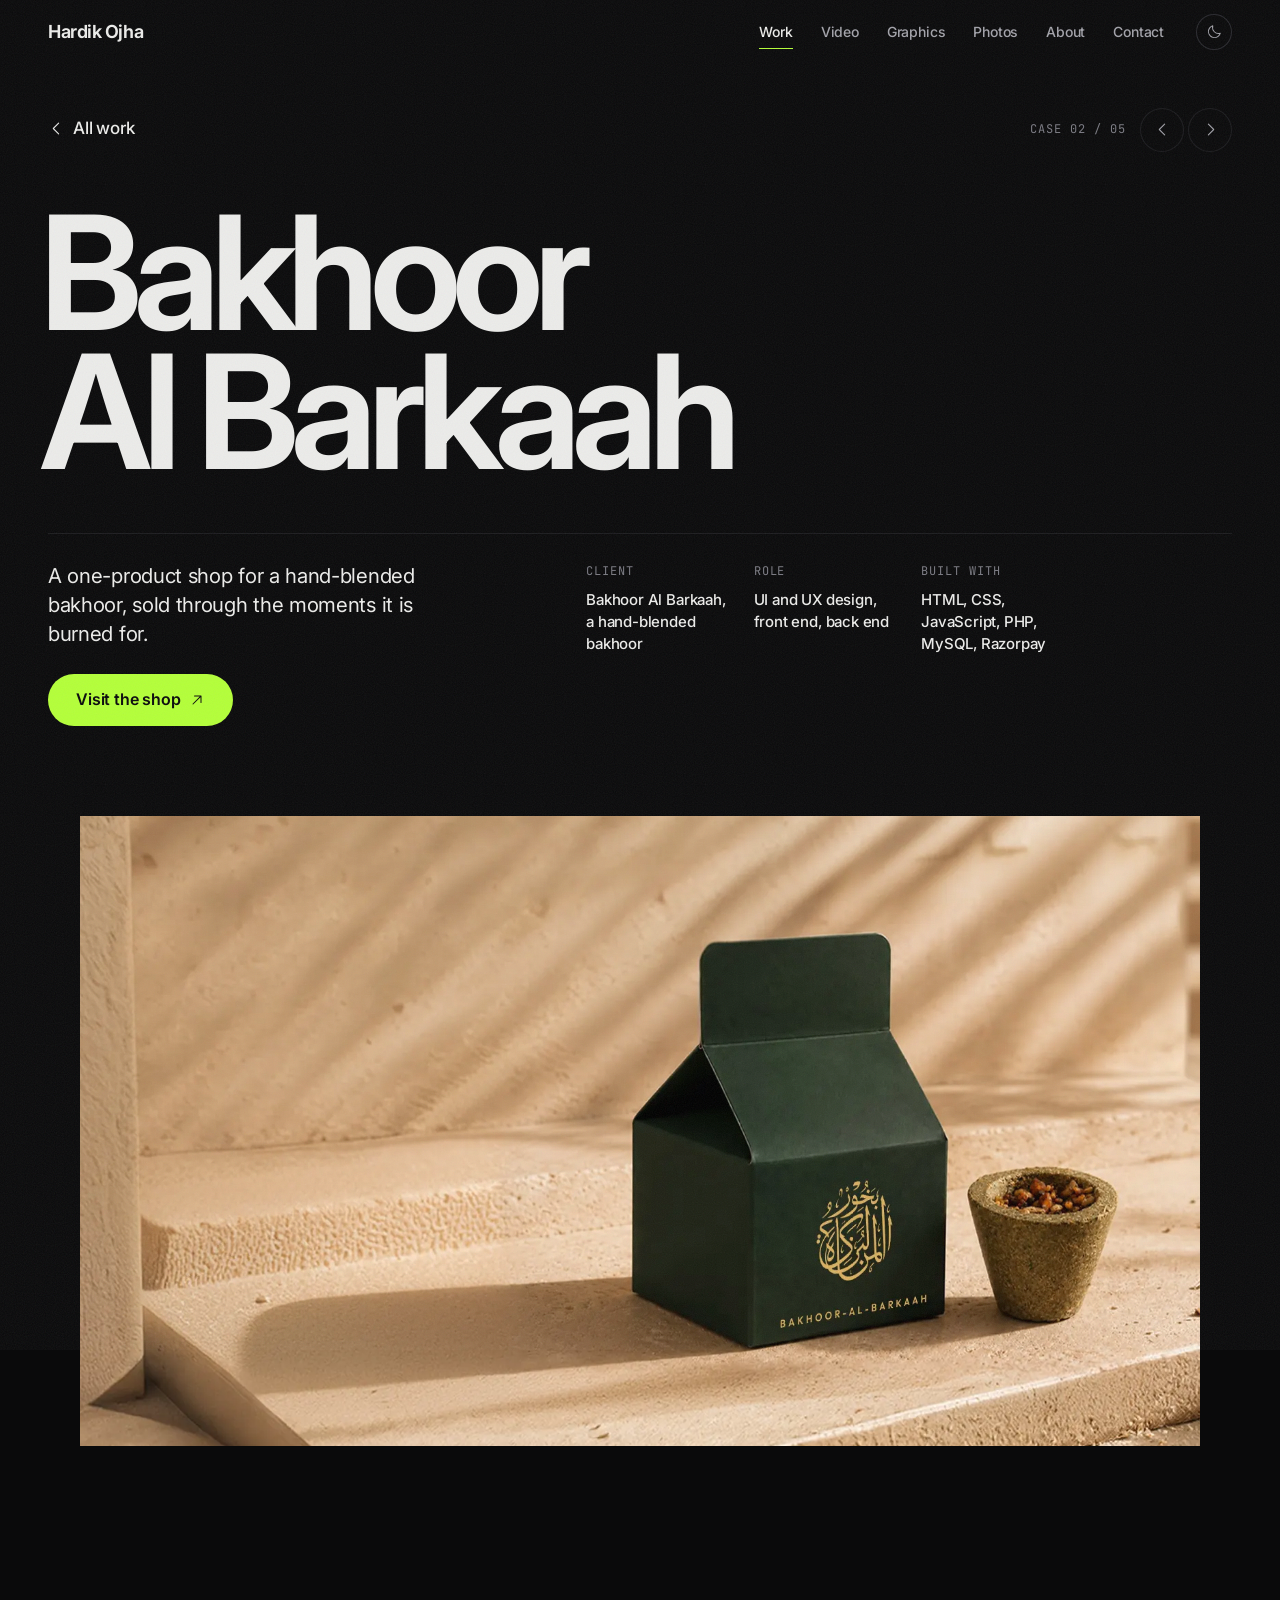
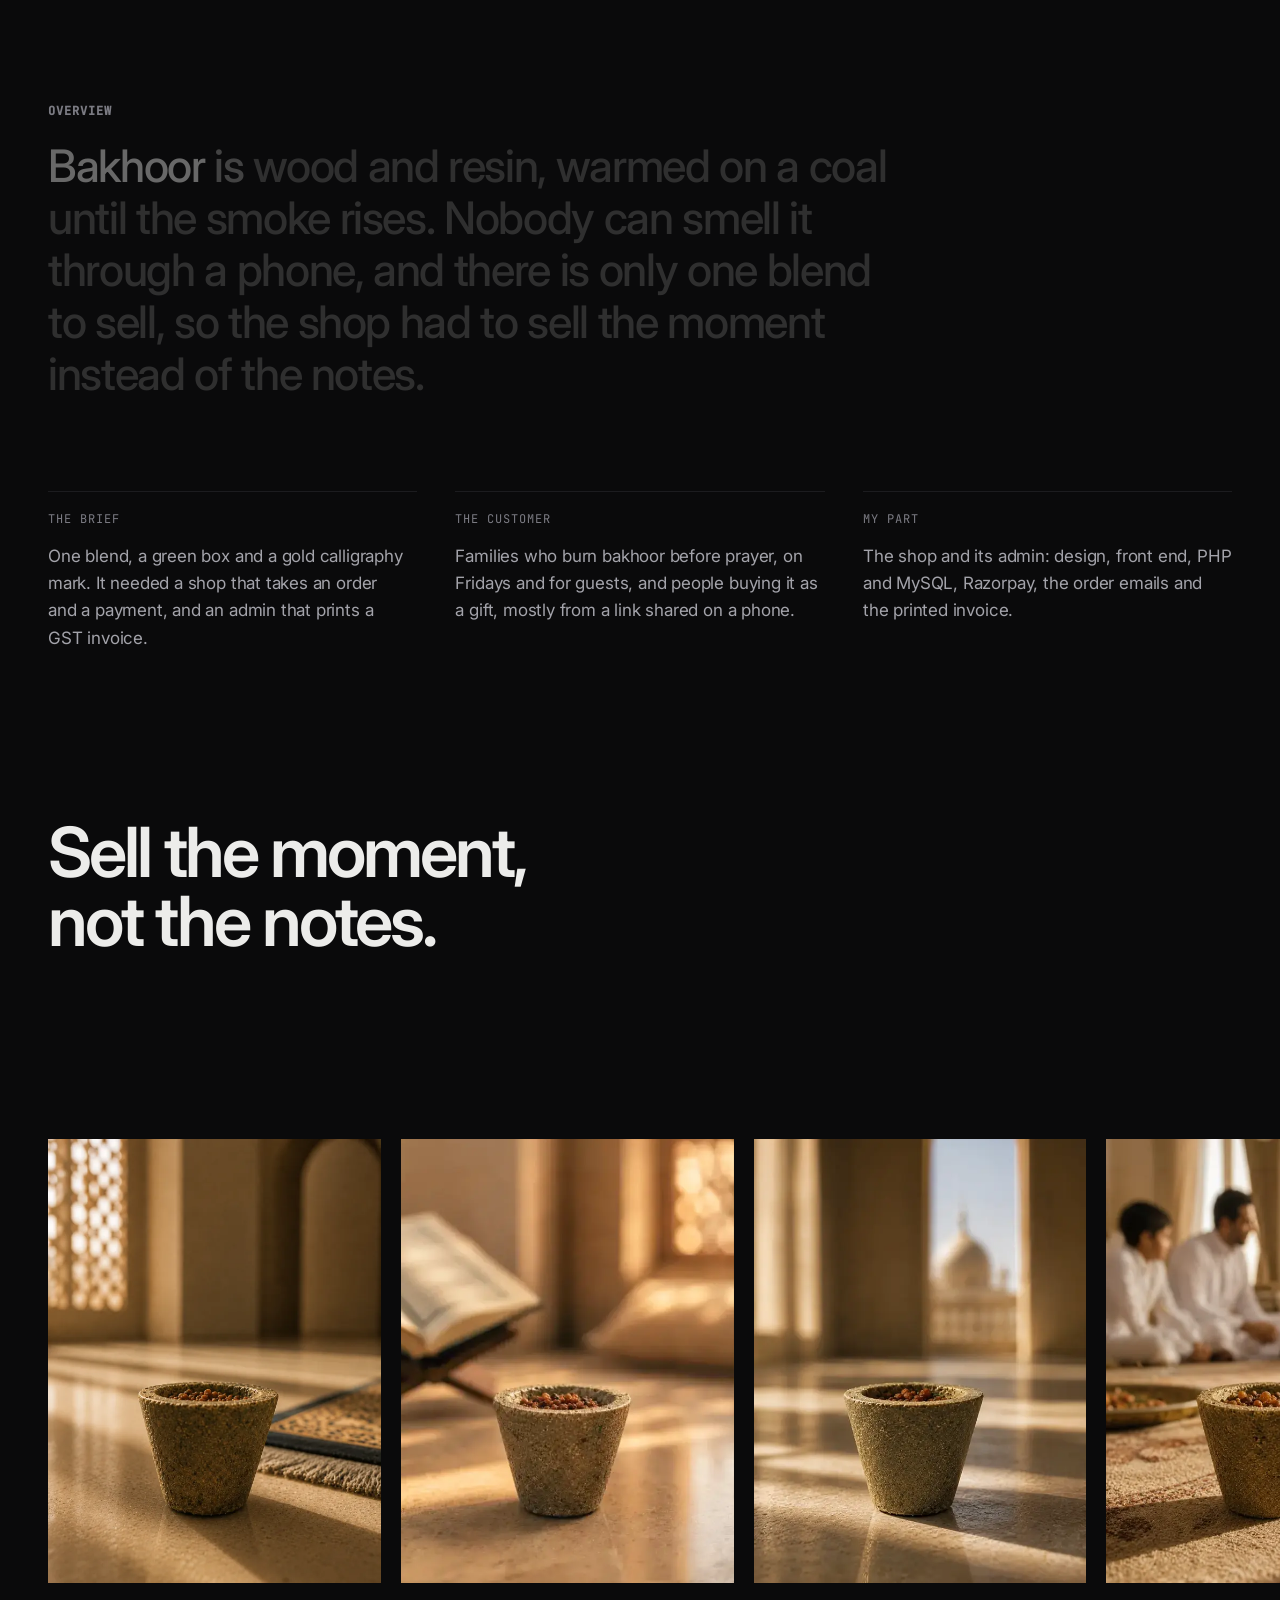
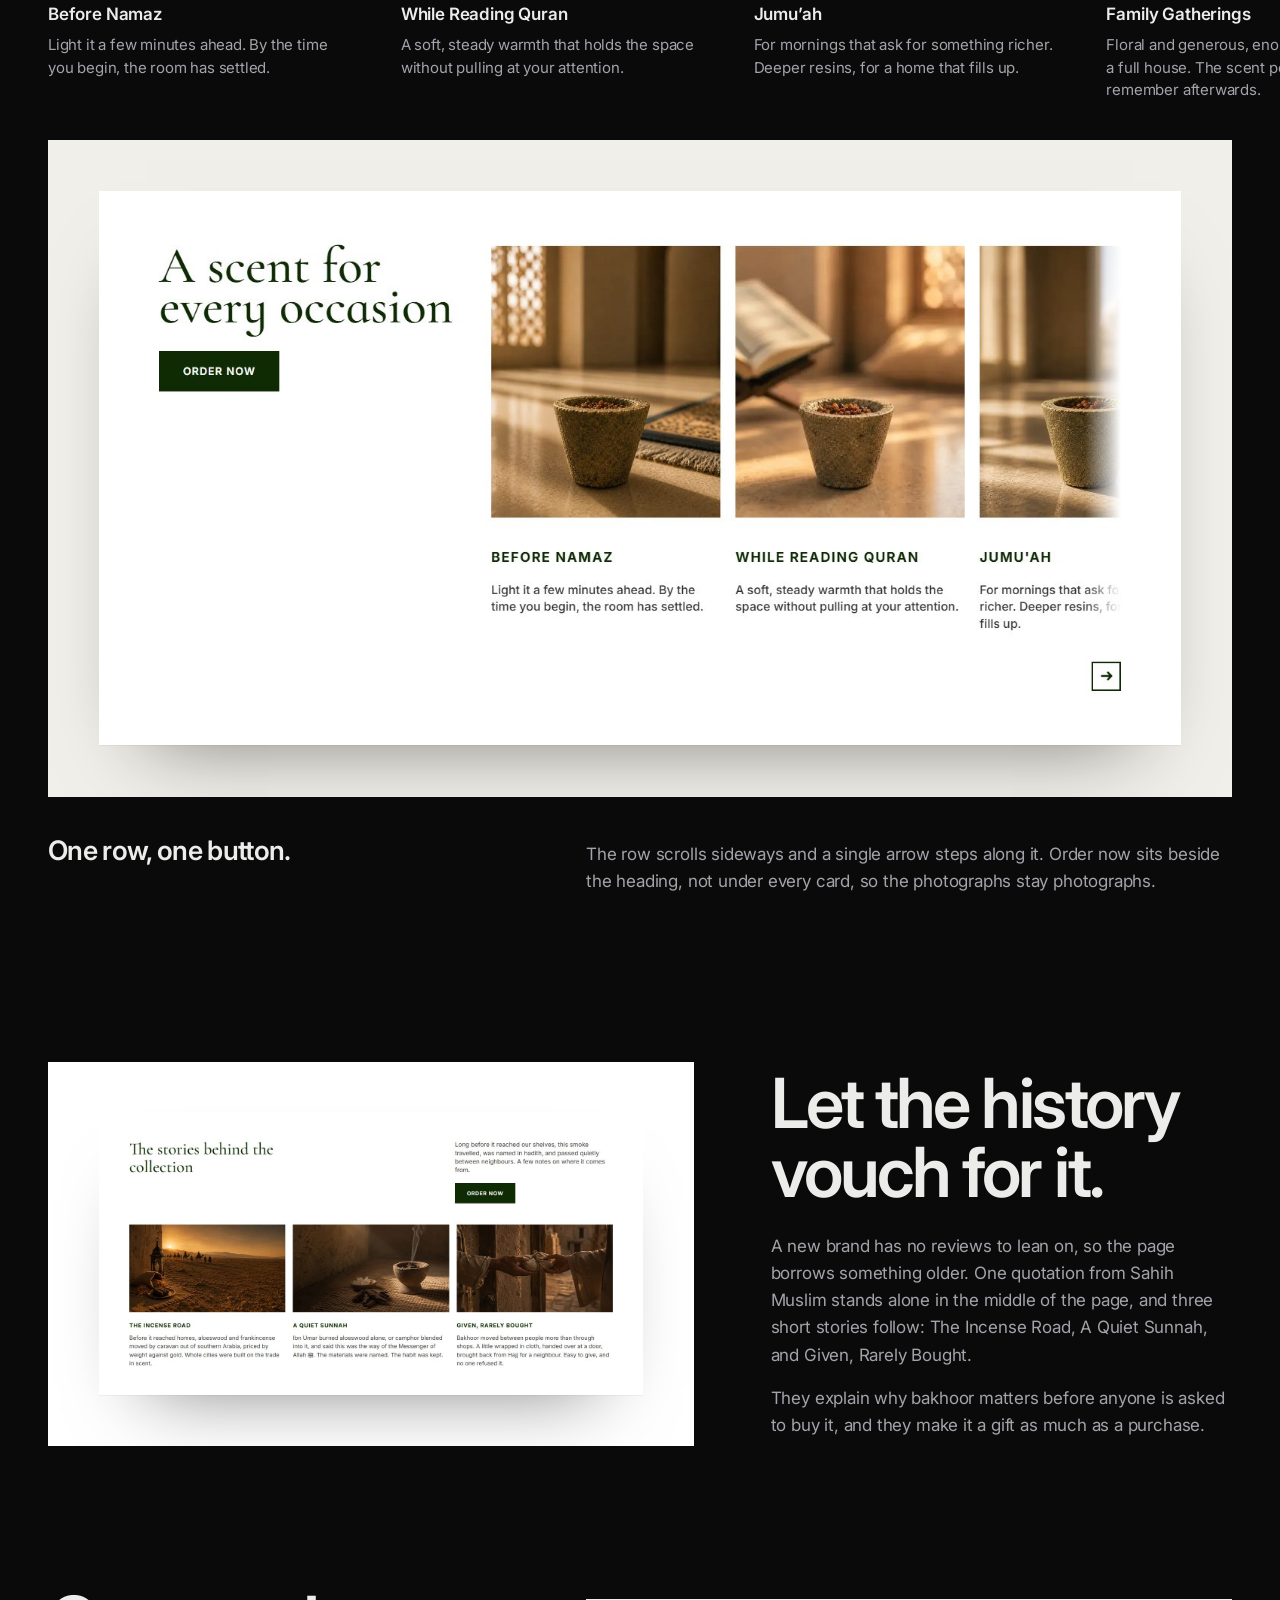
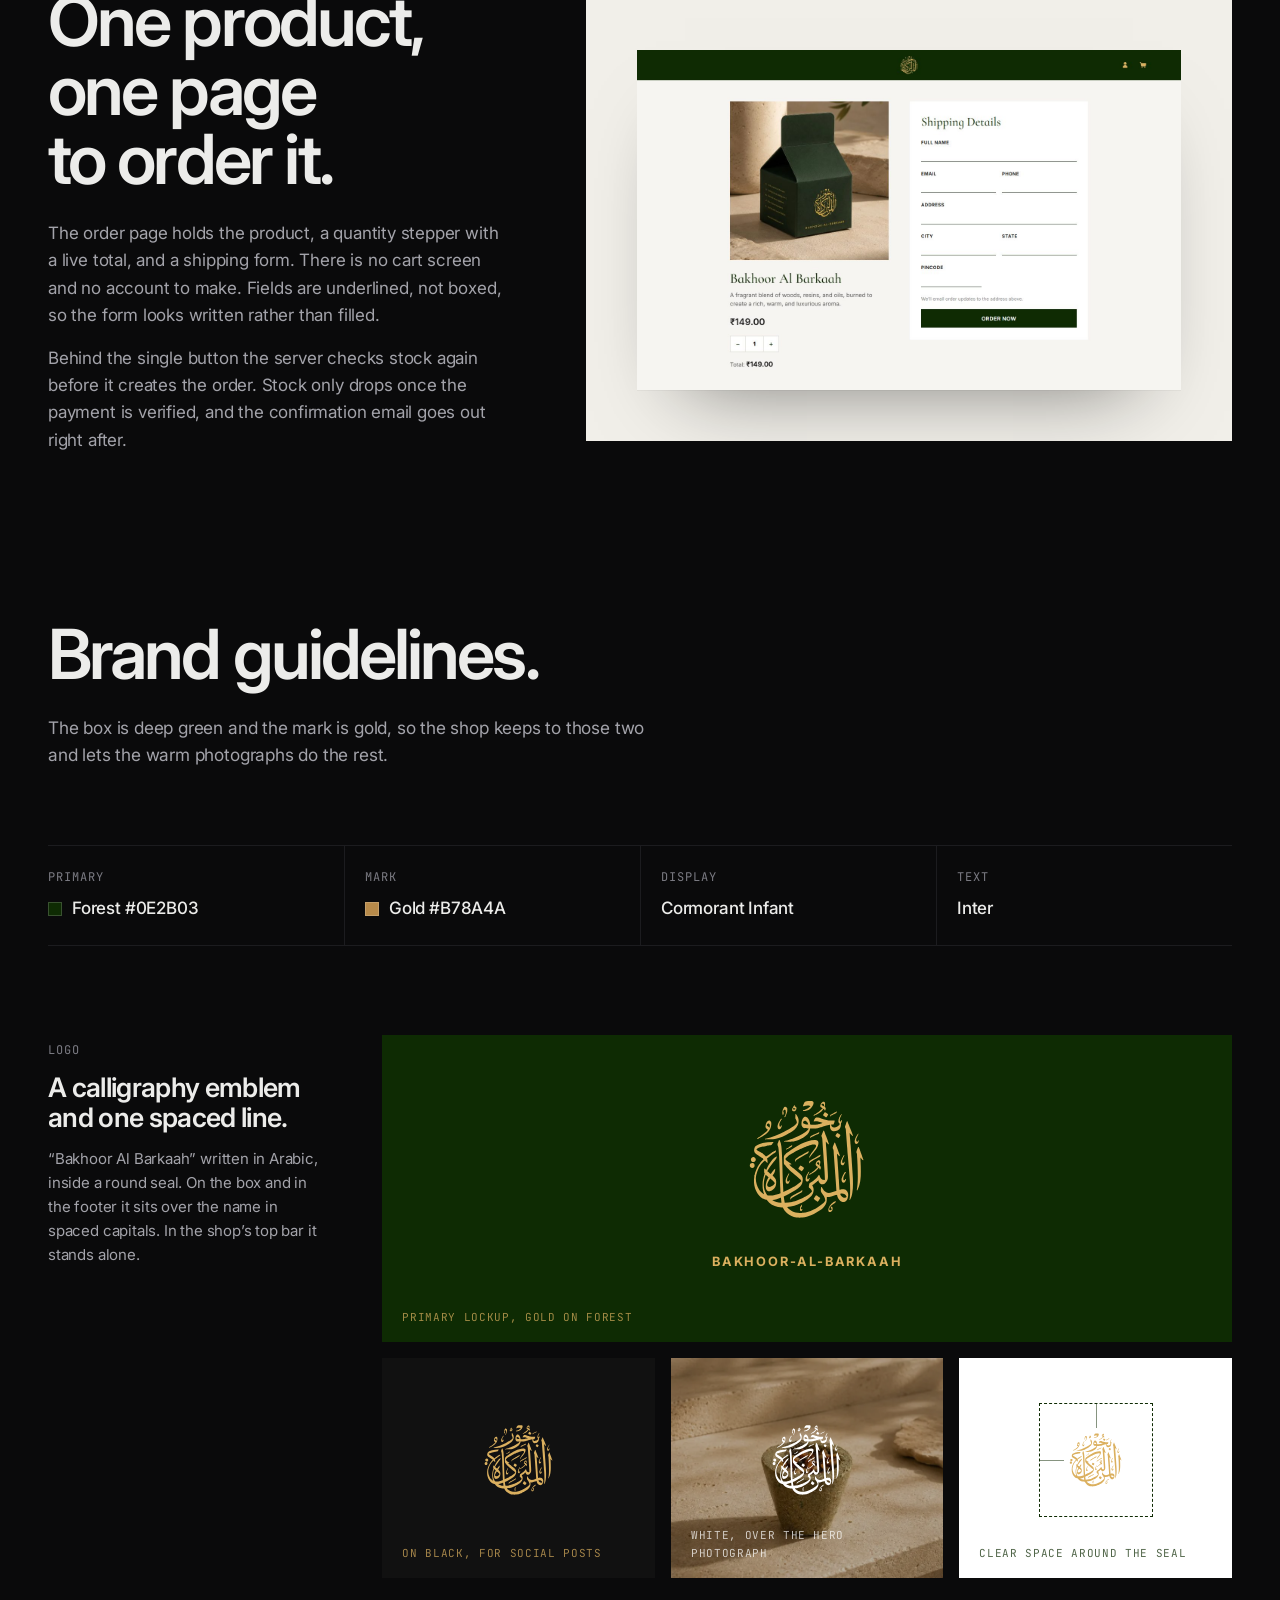
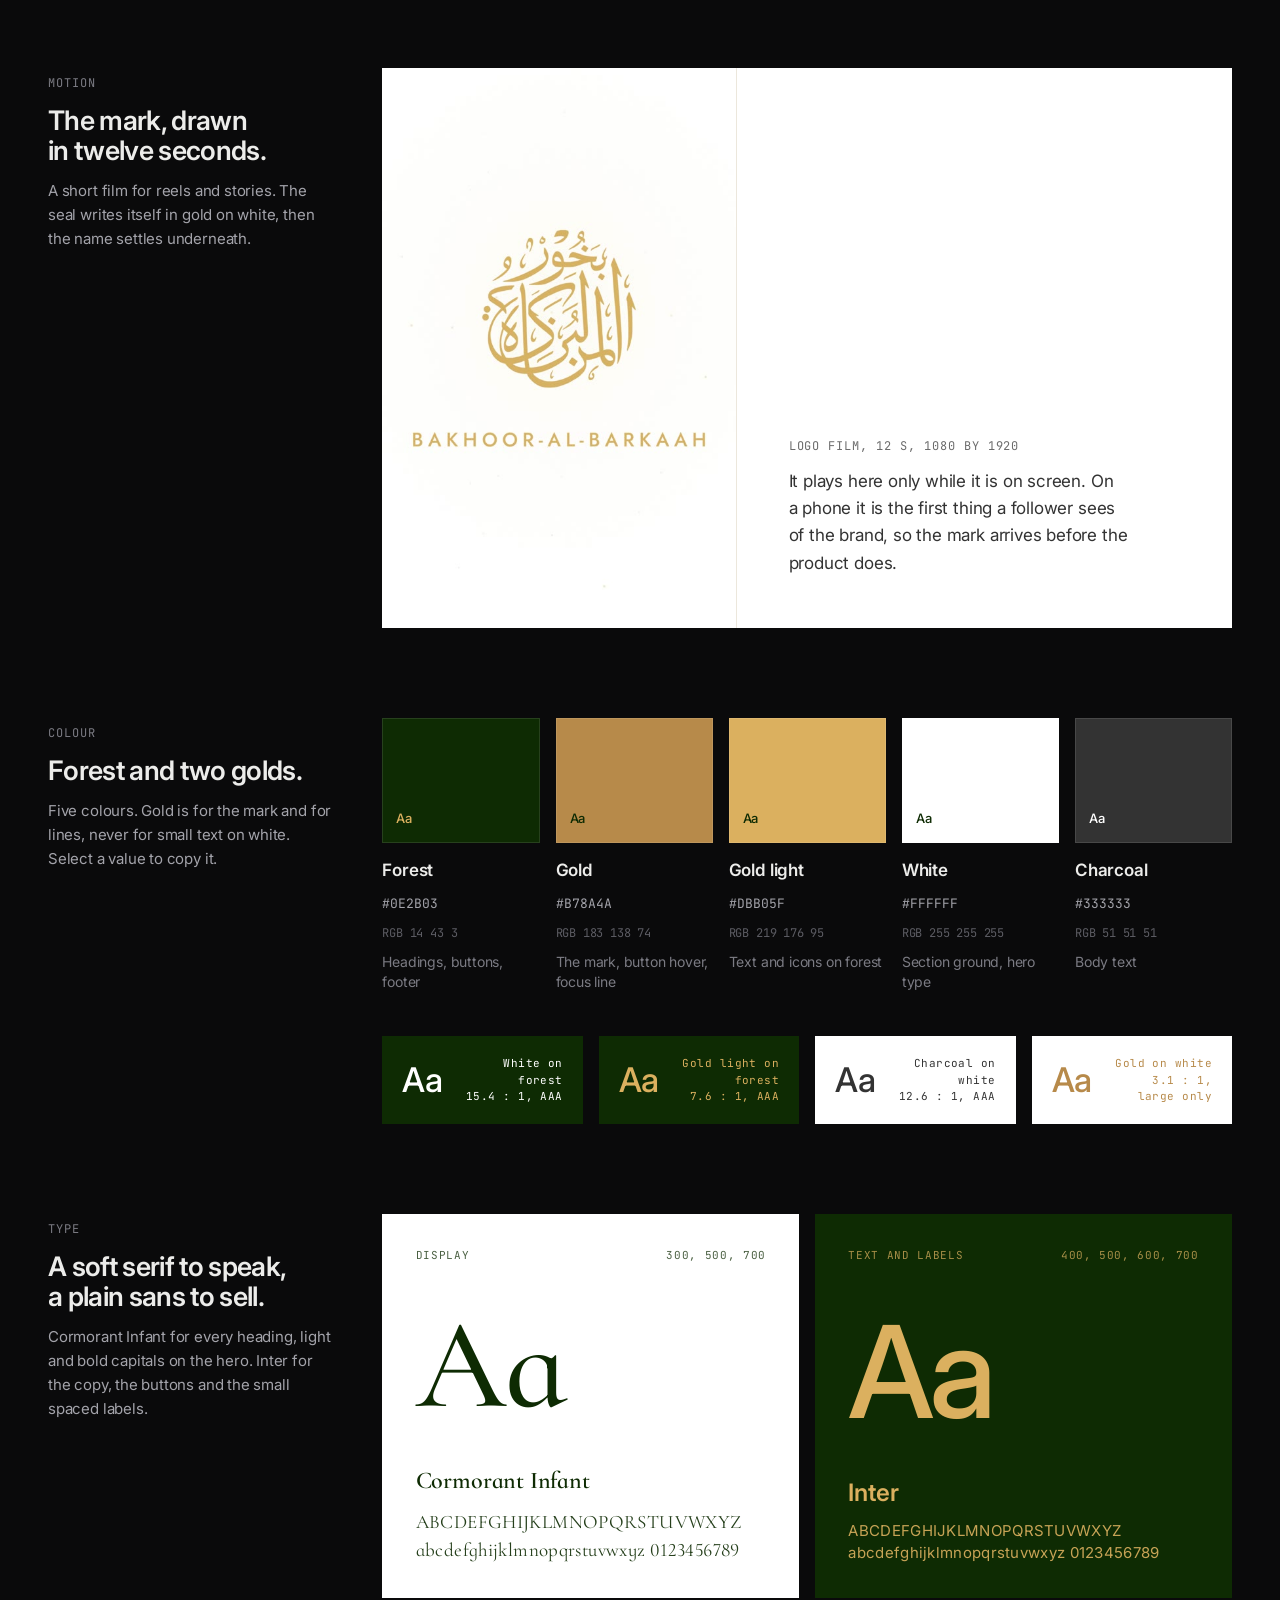
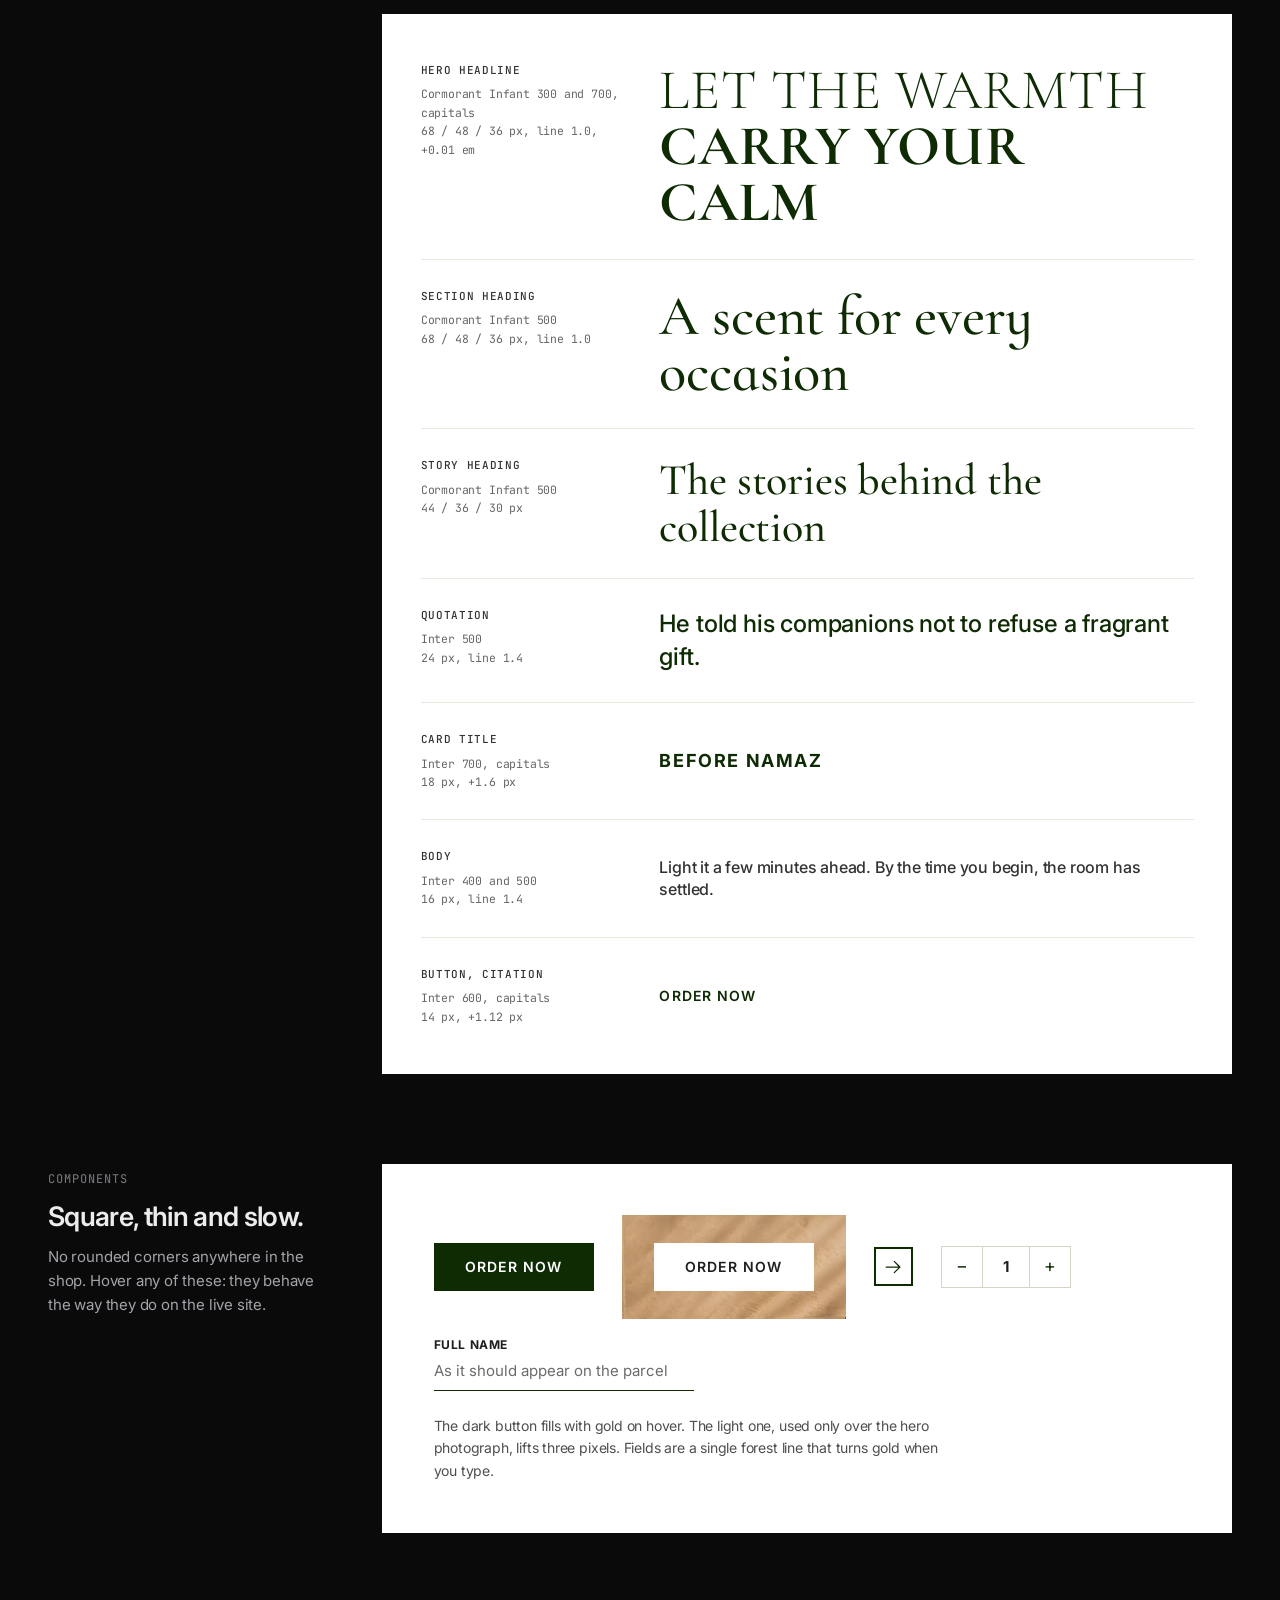
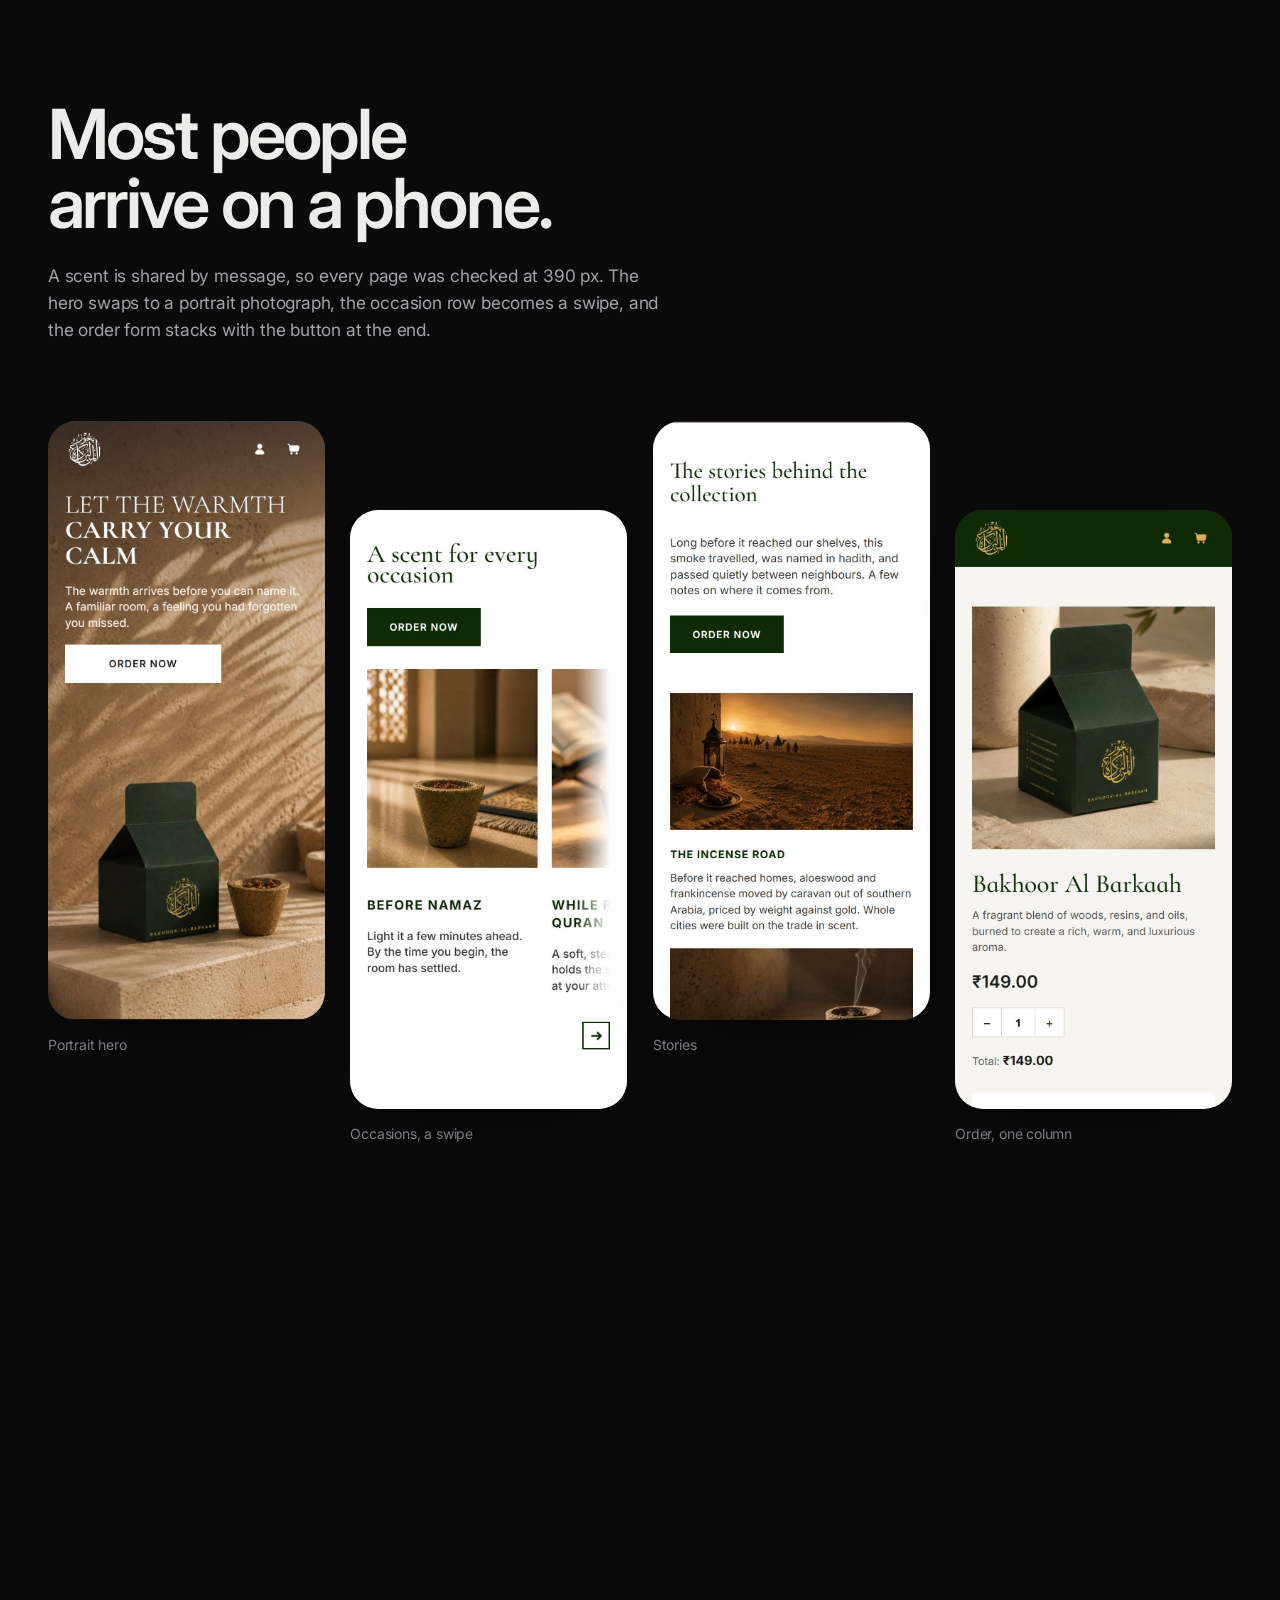
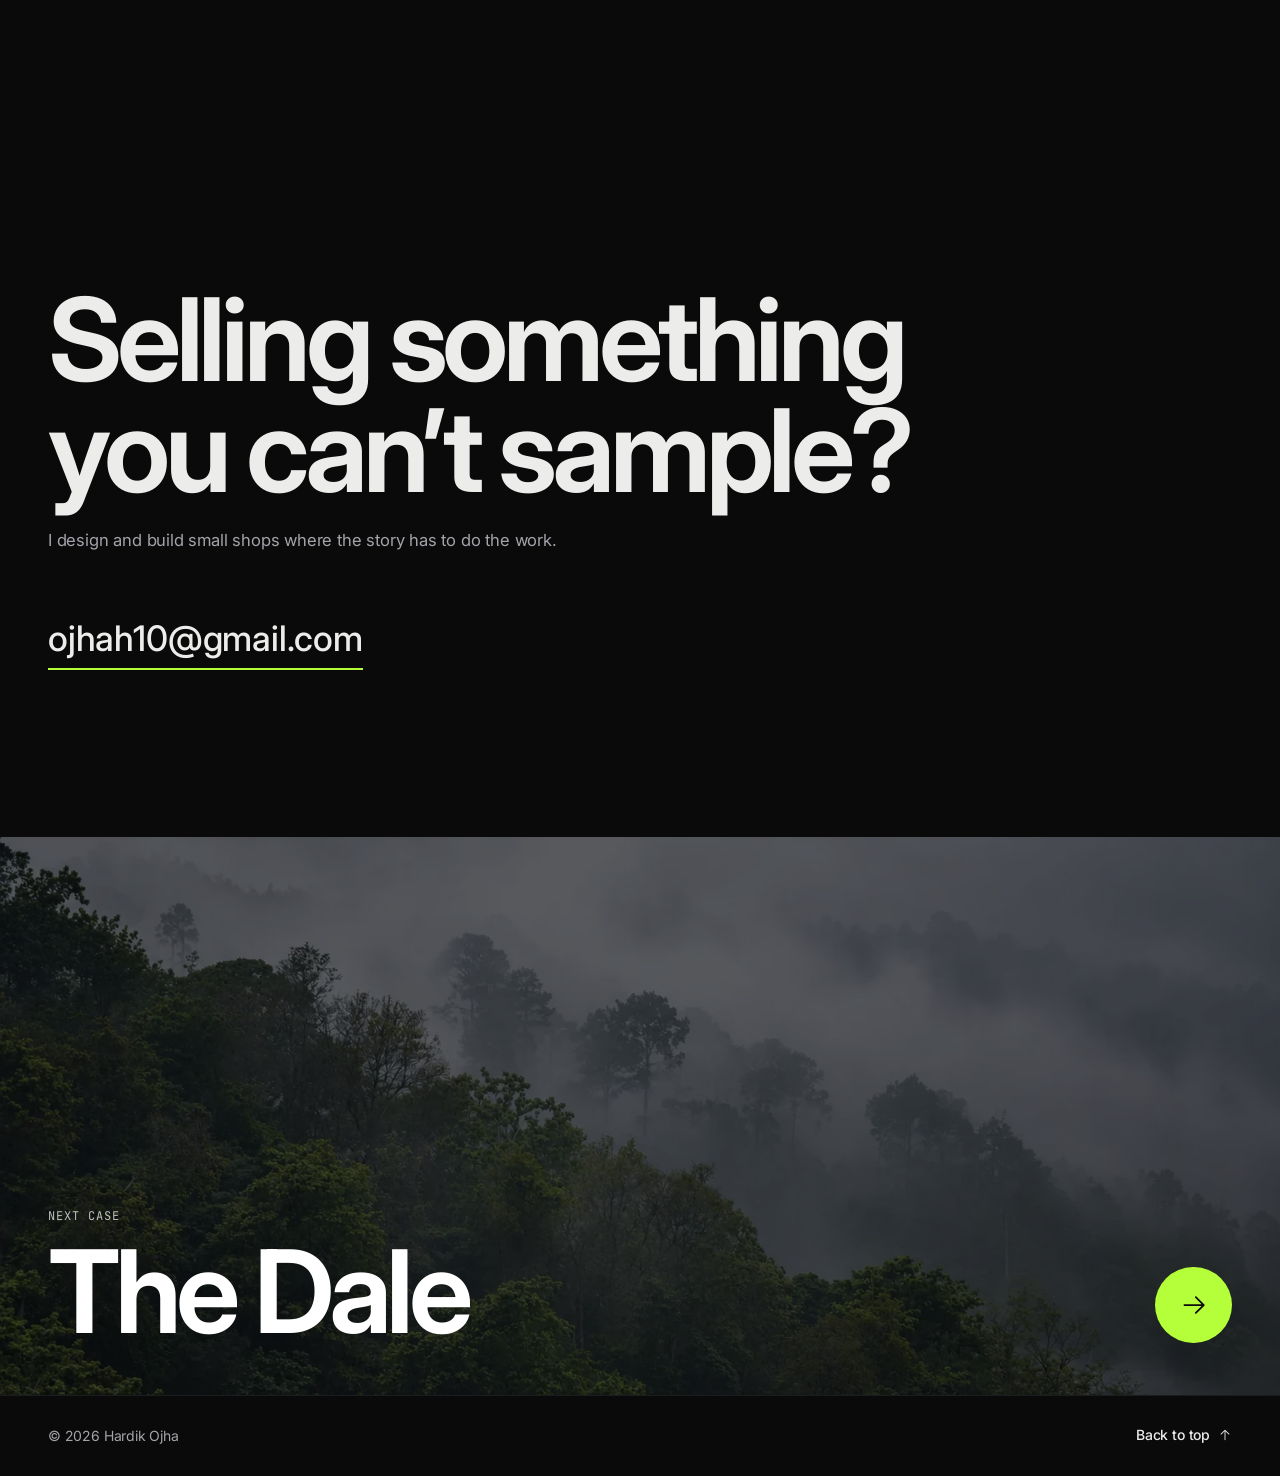
<file: bakhoor-al-barkaah.html>
<!DOCTYPE html>
<html lang="en">
<head>
<meta charset="UTF-8">
<meta name="viewport" content="width=device-width, initial-scale=1.0">
<title>Bakhoor Al Barkaah case study - Hardik Ojha</title>
<meta name="description" content="Designing and building the online shop for Bakhoor Al Barkaah, a hand-blended bakhoor: the decisions, the brand guidelines and key screens.">
<meta name="theme-color" content="#0a0a0b">
<meta property="og:title" content="Bakhoor Al Barkaah, a case study by Hardik Ojha">
<meta property="og:description" content="A one-product shop for a hand-blended bakhoor, sold through the moments it is burned for.">
<meta property="og:image" content="Assets/case-studies/bakhoor/card.jpg">
<link rel="preload" href="fonts/inter-latin-var.woff2" as="font" type="font/woff2" crossorigin>
<link rel="icon" href="data:image/svg+xml,%3Csvg xmlns=%27http://www.w3.org/2000/svg%27 viewBox=%270 0 32 32%27%3E%3Crect width=%2732%27 height=%2732%27 rx=%276%27 fill=%27%230a0a0b%27/%3E%3Crect x=%277%27 y=%2711%27 width=%2718%27 height=%2710%27 rx=%272%27 fill=%27%232a2a2f%27/%3E%3Crect x=%2715%27 y=%275%27 width=%272.5%27 height=%2722%27 fill=%27%23b4ff39%27/%3E%3C/svg%3E">
<link rel="stylesheet" href="vendor/lenis.css">
<link rel="stylesheet" href="css/main.css">
<link rel="stylesheet" href="css/study.css">
<link rel="stylesheet" href="css/study-bakhoor.css">
<script>try{var t=localStorage.getItem('ho-theme');if(t==='light')document.documentElement.dataset.theme=t}catch(e){}</script>
</head>
<body class="no-dock">

<a class="skip-link" href="#main">Skip to content</a>
<div class="grain" aria-hidden="true"></div>

<header class="topbar">
  <a class="logo" href="index.html">Hardik Ojha</a>
  <nav class="topnav" aria-label="Primary">
    <a href="index.html#interface" class="is-active">Work</a>
    <a href="index.html#edit">Video</a>
    <a href="graphics.html">Graphics</a>
    <a href="index.html#darkroom">Photos</a>
    <a href="index.html#credits">About</a>
    <a href="index.html#contact">Contact</a>
  </nav>
  <button class="theme-btn" id="themeBtn" type="button" aria-label="Switch to light mode"><span class="ic ic-moon" data-icon="moon"></span><span class="ic ic-sun" data-icon="sun"></span></button>
</header>

<main id="main" class="study study--bakhoor">

  <!-- Title card -->
  <header class="st-hero wrap">
    <div class="st-hero-top">
      <a class="link-arrow" href="index.html#interface"><span class="ic" data-icon="caret-left"></span> All work</a>
      <nav class="st-series" aria-label="Case studies">
        <span class="st-label">Case 02 / 05</span>
        <a href="aafreenn.html" aria-label="Previous case study: Aafreenn"><span class="ic" data-icon="caret-left"></span></a>
        <a href="the-dale.html" aria-label="Next case study: The Dale"><span class="ic" data-icon="caret-right"></span></a>
      </nav>
    </div>
    <h1 class="st-title" data-split>Bakhoor<br>Al Barkaah</h1>
    <div class="st-hero-foot">
      <div data-intro>
        <p class="st-sum">A one-product shop for a hand-blended bakhoor, sold through the moments it is burned for.</p>
        <div class="st-hero-cta">
          <a class="btn btn--neon" href="https://bakhooralbarkaah.com" target="_blank" rel="noopener noreferrer">Visit the shop <span class="ic" data-icon="arrow-up-right"></span></a>
        </div>
      </div>
      <dl class="st-meta" data-intro style="--d:.5s">
        <div><dt>Client</dt><dd>Bakhoor Al Barkaah, a hand-blended bakhoor</dd></div>
        <div><dt>Role</dt><dd>UI and UX design, front end, back end</dd></div>
        <div><dt>Built with</dt><dd>HTML, CSS, JavaScript, PHP, MySQL, Razorpay</dd></div>
      </dl>
    </div>
  </header>

  <figure class="st-cover">
    <div class="st-cover-frame">
      <img src="Assets/case-studies/bakhoor/hero.webp" alt="A deep green Bakhoor Al Barkaah box with a gold calligraphy emblem and a bowl of bakhoor, on a sunlit stone step with palm shadows" width="1920" height="1080" fetchpriority="high">
    </div>
  </figure>

  <!-- Intro -->
  <section class="st-sec wrap" aria-labelledby="intro-h">
    <h2 class="st-label" id="intro-h">Overview</h2>
    <p class="st-statement" data-words style="margin-top:20px">Bakhoor is wood and resin, warmed on a coal until the smoke rises. Nobody can smell it through a phone, and there is only one blend to sell, so the shop had to sell the moment instead of the notes.</p>
    <div class="st-intro-grid">
      <div data-reveal><span class="st-label">The brief</span><p>One blend, a green box and a gold calligraphy mark. It needed a shop that takes an order and a payment, and an admin that prints a GST invoice.</p></div>
      <div data-reveal style="--d:.08s"><span class="st-label">The customer</span><p>Families who burn bakhoor before prayer, on Fridays and for guests, and people buying it as a gift, mostly from a link shared on a phone.</p></div>
      <div data-reveal style="--d:.16s"><span class="st-label">My part</span><p>The shop and its admin: design, front end, PHP and MySQL, Razorpay, the order emails and the printed invoice.</p></div>
    </div>
  </section>

  <!-- Sell the moment -->
  <section class="st-sec" aria-labelledby="occ-h">
    <div class="wrap st-head st-head--row">
      <div>
        <h2 class="st-h2" id="occ-h" data-split>Sell the moment, not the notes.</h2>
        <p class="st-lede" data-reveal>An ingredient list doesn&rsquo;t smell of anything. So the home page names five times the bowl is lit, each with a photograph of it already in that room and one line from the shop.</p>
      </div>
      <div class="st-ctl" data-reveal>
        <button type="button" data-rail-prev="occRail" aria-label="Previous moment"><span class="ic" data-icon="caret-left"></span></button>
        <button type="button" data-rail-next="occRail" aria-label="Next moment"><span class="ic" data-icon="caret-right"></span></button>
      </div>
    </div>
    <div class="st-rail occ" id="occRail" data-rail tabindex="0" role="region" aria-label="The five occasions on the home page. Scroll sideways or use the arrow keys.">
      <figure class="occ-card" data-reveal><div class="occ-photo"><img src="Assets/case-studies/bakhoor/occasion-1.webp" alt="A bowl of bakhoor on a polished floor beside a prayer mat, light through a carved window" width="620" height="827" loading="lazy"></div><figcaption><span class="occ-name">Before Namaz</span><p>Light it a few minutes ahead. By the time you begin, the room has settled.</p></figcaption></figure>
      <figure class="occ-card" data-reveal style="--d:.06s"><div class="occ-photo"><img src="Assets/case-studies/bakhoor/occasion-2.webp" alt="A bowl of bakhoor in front of an open Quran on a wooden stand" width="620" height="827" loading="lazy"></div><figcaption><span class="occ-name">While Reading Quran</span><p>A soft, steady warmth that holds the space without pulling at your attention.</p></figcaption></figure>
      <figure class="occ-card" data-reveal style="--d:.12s"><div class="occ-photo"><img src="Assets/case-studies/bakhoor/occasion-3.webp" alt="A bowl of bakhoor on a sunlit floor with a mosque dome through the window" width="620" height="827" loading="lazy"></div><figcaption><span class="occ-name">Jumu&rsquo;ah</span><p>For mornings that ask for something richer. Deeper resins, for a home that fills up.</p></figcaption></figure>
      <figure class="occ-card" data-reveal style="--d:.18s"><div class="occ-photo"><img src="Assets/case-studies/bakhoor/occasion-4.webp" alt="A bowl of bakhoor on a rug with a family sitting together behind it" width="620" height="827" loading="lazy"></div><figcaption><span class="occ-name">Family Gatherings</span><p>Floral and generous, enough for a full house. The scent people remember afterwards.</p></figcaption></figure>
      <figure class="occ-card" data-reveal style="--d:.24s"><div class="occ-photo"><img src="Assets/case-studies/bakhoor/occasion-5.webp" alt="A bowl of bakhoor on a table as two men greet each other at the door" width="620" height="827" loading="lazy"></div><figcaption><span class="occ-name">Welcoming Guests</span><p>An old courtesy, still worth keeping. Warmth that reaches the door ahead of you.</p></figcaption></figure>
    </div>
    <div class="wrap occ-foot">
      <figure class="plate plate--pad" style="--pb:#f1efe9" data-reveal>
        <img class="shot" src="Assets/case-studies/bakhoor/screen-occasions.jpg" alt="Home page section titled A scent for every occasion, with cards for Before Namaz, While Reading Quran and Jumu&rsquo;ah, and an Order now button beside the heading" width="1440" height="738" loading="lazy">
      </figure>
      <div class="st-ch-copy">
        <h3 class="st-h3" data-reveal>One row, one button.</h3>
        <div class="st-body" data-reveal>
          <p>The row scrolls sideways and a single arrow steps along it. Order now sits beside the heading, not under every card, so the photographs stay photographs.</p>
        </div>
      </div>
    </div>
  </section>

  <!-- Two more decisions -->
  <section class="st-sec wrap" aria-label="Two more decisions">
    <div class="st-chs">
      <article class="st-ch st-ch--split">
        <figure class="st-ch-media plate plate--pad" style="--pb:#ffffff" data-reveal>
          <img class="shot" src="Assets/case-studies/bakhoor/screen-stories.jpg" alt="Home page section titled The stories behind the collection, with three story cards" width="1440" height="747" loading="lazy">
        </figure>
        <div class="st-ch-copy">
          <h2 class="st-h2" data-split>Let the history vouch for it.</h2>
          <div class="st-body" data-reveal>
            <p>A new brand has no reviews to lean on, so the page borrows something older. One quotation from Sahih Muslim stands alone in the middle of the page, and three short stories follow: The Incense Road, A Quiet Sunnah, and Given, Rarely Bought.</p>
            <p>They explain why bakhoor matters before anyone is asked to buy it, and they make it a gift as much as a purchase.</p>
          </div>
        </div>
      </article>

      <article class="st-ch st-ch--split st-ch--flip">
        <figure class="st-ch-media plate plate--pad" style="--pb:#f1efe9" data-reveal>
          <img class="shot" src="Assets/case-studies/bakhoor/screen-order.jpg" alt="Order page: the product box, quantity stepper and total on the left, a shipping form on the right" width="1440" height="900" loading="lazy">
        </figure>
        <div class="st-ch-copy">
          <h2 class="st-h2" data-split>One product, one page to order it.</h2>
          <div class="st-body" data-reveal>
            <p>The order page holds the product, a quantity stepper with a live total, and a shipping form. There is no cart screen and no account to make. Fields are underlined, not boxed, so the form looks written rather than filled.</p>
            <p>Behind the single button the server checks stock again before it creates the order. Stock only drops once the payment is verified, and the confirmation email goes out right after.</p>
          </div>
        </div>
      </article>
    </div>
  </section>

  <!-- Brand guidelines -->
  <section class="st-sec wrap" aria-labelledby="guide-h">
    <div class="st-head">
      <h2 class="st-h2" id="guide-h" data-split>Brand guidelines.</h2>
      <p class="st-lede" data-reveal>The box is deep green and the mark is gold, so the shop keeps to those two and lets the warm photographs do the rest.</p>
    </div>

    <dl class="gd-quick" data-reveal>
      <div><dt>Primary</dt><dd><i class="gd-dot" style="--c:#0e2b03"></i>Forest #0E2B03</dd></div>
      <div><dt>Mark</dt><dd><i class="gd-dot" style="--c:#b78a4a"></i>Gold #B78A4A</dd></div>
      <div><dt>Display</dt><dd>Cormorant Infant</dd></div>
      <div><dt>Text</dt><dd>Inter</dd></div>
    </dl>

    <div class="gd-block">
      <div class="gd-side">
        <span class="st-label">Logo</span>
        <h3 class="st-h3">A calligraphy emblem and one spaced line.</h3>
        <p>&ldquo;Bakhoor Al Barkaah&rdquo; written in Arabic, inside a round seal. On the box and in the footer it sits over the name in spaced capitals. In the shop&rsquo;s top bar it stands alone.</p>
      </div>
      <div class="gd-main gd-logos">
        <figure class="gd-logo gd-logo--wide plate" style="--pb:#0e2b03;--pi:#dbb05f" data-reveal>
          <span class="b-lockup"><img src="Assets/case-studies/bakhoor/logo-gold.svg" alt="The Bakhoor Al Barkaah calligraphy emblem in gold" width="56" height="56"><span class="b-word">Bakhoor-Al-Barkaah</span></span>
          <figcaption>Primary lockup, gold on forest</figcaption>
        </figure>
        <figure class="gd-logo gd-logo--third plate" style="--pb:#111111;--pi:#dbb05f" data-reveal>
          <img class="b-emb" src="Assets/case-studies/bakhoor/logo-gold.svg" alt="The emblem in gold on black" width="56" height="56" loading="lazy">
          <figcaption>On black, for social posts</figcaption>
        </figure>
        <figure class="gd-logo gd-logo--third gd-logo--photo plate" data-reveal style="--pb:#6b5a43;--d:.06s">
          <img class="b-bg" src="Assets/case-studies/bakhoor/about-1.webp" alt="" width="620" height="827" loading="lazy">
          <img class="b-emb" src="Assets/case-studies/bakhoor/logo-white.svg" alt="The emblem in white over a photograph" width="56" height="56" loading="lazy">
          <figcaption>White, over the hero photograph</figcaption>
        </figure>
        <figure class="gd-logo gd-logo--third plate" data-reveal style="--pb:#ffffff;--pi:#0e2b03;--d:.12s">
          <span class="gd-clear" style="--x:24px"><img class="b-emb" src="Assets/case-studies/bakhoor/logo-gold.svg" alt="The emblem with its clear space marked" width="56" height="56" loading="lazy" style="width:64px"></span>
          <figcaption>Clear space around the seal</figcaption>
        </figure>
      </div>
    </div>

    <div class="gd-block">
      <div class="gd-side">
        <span class="st-label">Motion</span>
        <h3 class="st-h3">The mark, drawn in twelve seconds.</h3>
        <p>A short film for reels and stories. The seal writes itself in gold on white, then the name settles underneath.</p>
      </div>
      <div class="gd-main">
        <div class="b-film plate" style="--pb:#ffffff;--pi:#333333" data-reveal>
          <video src="Assets/case-studies/bakhoor/logo-animation.mp4" poster="Assets/case-studies/bakhoor/logo-poster.jpg" muted loop playsinline preload="none" data-autoplay aria-label="The calligraphy emblem drawing itself in gold on white, then the name appearing below it" width="1080" height="1920"></video>
          <div class="b-film-copy">
            <span class="st-label">Logo film, 12 s, 1080 by 1920</span>
            <p>It plays here only while it is on screen. On a phone it is the first thing a follower sees of the brand, so the mark arrives before the product does.</p>
          </div>
        </div>
      </div>
    </div>

    <div class="gd-block">
      <div class="gd-side">
        <span class="st-label">Colour</span>
        <h3 class="st-h3">Forest and two golds.</h3>
        <p>Five colours. Gold is for the mark and for lines, never for small text on white. Select a value to copy it.</p>
      </div>
      <div class="gd-main">
        <ul class="gd-swatches" style="--n:5">
          <li class="gd-sw" data-reveal><span class="gd-chip" style="--c:#0e2b03;--k:#dbb05f">Aa</span><span class="gd-sw-info"><span class="gd-sw-name">Forest</span><button class="gd-hex" type="button" data-copy="#0E2B03" aria-label="Copy #0E2B03"><span class="gd-hex-t">#0E2B03</span><span class="ic" data-icon="copy"></span></button><span class="gd-rgb">RGB 14 43 3</span><span class="gd-use">Headings, buttons, footer</span></span></li>
          <li class="gd-sw" data-reveal style="--d:.04s"><span class="gd-chip" style="--c:#b78a4a;--k:#0e2b03">Aa</span><span class="gd-sw-info"><span class="gd-sw-name">Gold</span><button class="gd-hex" type="button" data-copy="#B78A4A" aria-label="Copy #B78A4A"><span class="gd-hex-t">#B78A4A</span><span class="ic" data-icon="copy"></span></button><span class="gd-rgb">RGB 183 138 74</span><span class="gd-use">The mark, button hover, focus line</span></span></li>
          <li class="gd-sw" data-reveal style="--d:.08s"><span class="gd-chip" style="--c:#dbb05f;--k:#0e2b03">Aa</span><span class="gd-sw-info"><span class="gd-sw-name">Gold light</span><button class="gd-hex" type="button" data-copy="#DBB05F" aria-label="Copy #DBB05F"><span class="gd-hex-t">#DBB05F</span><span class="ic" data-icon="copy"></span></button><span class="gd-rgb">RGB 219 176 95</span><span class="gd-use">Text and icons on forest</span></span></li>
          <li class="gd-sw" data-reveal style="--d:.12s"><span class="gd-chip" style="--c:#ffffff;--k:#0e2b03">Aa</span><span class="gd-sw-info"><span class="gd-sw-name">White</span><button class="gd-hex" type="button" data-copy="#FFFFFF" aria-label="Copy #FFFFFF"><span class="gd-hex-t">#FFFFFF</span><span class="ic" data-icon="copy"></span></button><span class="gd-rgb">RGB 255 255 255</span><span class="gd-use">Section ground, hero type</span></span></li>
          <li class="gd-sw" data-reveal style="--d:.16s"><span class="gd-chip" style="--c:#333333;--k:#ffffff">Aa</span><span class="gd-sw-info"><span class="gd-sw-name">Charcoal</span><button class="gd-hex" type="button" data-copy="#333333" aria-label="Copy #333333"><span class="gd-hex-t">#333333</span><span class="ic" data-icon="copy"></span></button><span class="gd-rgb">RGB 51 51 51</span><span class="gd-use">Body text</span></span></li>
        </ul>
        <div class="gd-pairs" data-reveal>
          <p class="gd-pair plate" style="--pb:#0e2b03;--pi:#ffffff"><b>Aa</b><span>White on forest<br>15.4 : 1, AAA</span></p>
          <p class="gd-pair plate" style="--pb:#0e2b03;--pi:#dbb05f"><b>Aa</b><span>Gold light on forest<br>7.6 : 1, AAA</span></p>
          <p class="gd-pair plate" style="--pb:#ffffff;--pi:#333333"><b>Aa</b><span>Charcoal on white<br>12.6 : 1, AAA</span></p>
          <p class="gd-pair plate" style="--pb:#ffffff;--pi:#b78a4a"><b>Aa</b><span>Gold on white<br>3.1 : 1, large only</span></p>
        </div>
      </div>
    </div>

    <div class="gd-block">
      <div class="gd-side">
        <span class="st-label">Type</span>
        <h3 class="st-h3">A soft serif to speak, a plain sans to sell.</h3>
        <p>Cormorant Infant for every heading, light and bold capitals on the hero. Inter for the copy, the buttons and the small spaced labels.</p>
      </div>
      <div class="gd-main">
        <div class="gd-faces">
          <div class="gd-face plate" style="--pb:#ffffff;--pi:#0e2b03" data-reveal>
            <p class="gd-face-top"><span>Display</span><span>300, 500, 700</span></p>
            <p class="gd-aa b-serif" style="font-weight:500" aria-hidden="true">Aa</p>
            <div>
              <p class="gd-face-name b-serif" style="font-weight:600">Cormorant Infant</p>
              <p class="gd-glyphs b-serif" style="font-size:19px" aria-hidden="true">ABCDEFGHIJKLMNOPQRSTUVWXYZ abcdefghijklmnopqrstuvwxyz 0123456789</p>
            </div>
          </div>
          <div class="gd-face plate" data-reveal style="--pb:#0e2b03;--pi:#dbb05f;--d:.06s">
            <p class="gd-face-top"><span>Text and labels</span><span>400, 500, 600, 700</span></p>
            <p class="gd-aa" style="font-weight:500;letter-spacing:-.04em" aria-hidden="true">Aa</p>
            <div>
              <p class="gd-face-name" style="font-weight:600">Inter</p>
              <p class="gd-glyphs" aria-hidden="true">ABCDEFGHIJKLMNOPQRSTUVWXYZ abcdefghijklmnopqrstuvwxyz 0123456789</p>
            </div>
          </div>
        </div>
        <div class="gd-scale plate" style="--pb:#ffffff;--pi:#333333;--pl:#ece7dc" data-reveal>
          <div class="gd-row"><span class="gd-role">Hero headline</span><span class="gd-sample b-serif" style="font-size:clamp(34px,4.4vw,68px);line-height:1;letter-spacing:.01em;text-transform:uppercase;color:#0e2b03"><span style="font-weight:300">Let the warmth</span><br><span style="font-weight:700">carry your calm</span></span><span class="gd-spec">Cormorant Infant 300 and 700, capitals<br>68 / 48 / 36 px, line 1.0, +0.01 em</span></div>
          <div class="gd-row"><span class="gd-role">Section heading</span><span class="gd-sample b-serif" style="font-size:clamp(34px,4.4vw,68px);line-height:1;font-weight:500;color:#0e2b03">A scent for every occasion</span><span class="gd-spec">Cormorant Infant 500<br>68 / 48 / 36 px, line 1.0</span></div>
          <div class="gd-row"><span class="gd-role">Story heading</span><span class="gd-sample b-serif" style="font-size:44px;line-height:1.05;font-weight:500;color:#0e2b03">The stories behind the collection</span><span class="gd-spec">Cormorant Infant 500<br>44 / 36 / 30 px</span></div>
          <div class="gd-row"><span class="gd-role">Quotation</span><span class="gd-sample" style="font-size:24px;line-height:1.4;font-weight:500;color:#0e2b03">He told his companions not to refuse a fragrant gift.</span><span class="gd-spec">Inter 500<br>24 px, line 1.4</span></div>
          <div class="gd-row"><span class="gd-role">Card title</span><span class="gd-sample" style="font-size:18px;font-weight:700;letter-spacing:1.6px;text-transform:uppercase;color:#0e2b03">Before Namaz</span><span class="gd-spec">Inter 700, capitals<br>18 px, +1.6 px</span></div>
          <div class="gd-row"><span class="gd-role">Body</span><span class="gd-sample" style="font-size:16px;line-height:1.4;font-weight:500">Light it a few minutes ahead. By the time you begin, the room has settled.</span><span class="gd-spec">Inter 400 and 500<br>16 px, line 1.4</span></div>
          <div class="gd-row"><span class="gd-role">Button, citation</span><span class="gd-sample" style="font-size:14px;font-weight:600;letter-spacing:1.12px;text-transform:uppercase;color:#0e2b03">Order now</span><span class="gd-spec">Inter 600, capitals<br>14 px, +1.12 px</span></div>
        </div>
      </div>
    </div>

    <div class="gd-block">
      <div class="gd-side">
        <span class="st-label">Components</span>
        <h3 class="st-h3">Square, thin and slow.</h3>
        <p>No rounded corners anywhere in the shop. Hover any of these: they behave the way they do on the live site.</p>
      </div>
      <div class="gd-main">
        <div class="plate plate--pad" style="--pb:#ffffff;--pi:#1e1e1e" data-reveal>
          <div class="gd-parts" aria-hidden="true">
            <button class="b-btn b-btn--dark" type="button" tabindex="-1">Order now</button>
            <span class="b-onphoto"><button class="b-btn b-btn--light" type="button" tabindex="-1">Order now</button></span>
            <button class="b-arrow" type="button" tabindex="-1" aria-label="Next card (sample)"><span class="ic" data-icon="arrow-right"></span></button>
            <span class="b-qty" aria-hidden="true"><span>&minus;</span><b>1</b><span>+</span></span>
            <label class="b-field"><span>Full name</span><input type="text" placeholder="As it should appear on the parcel" tabindex="-1"></label>
          </div>
          <p class="gd-parts-note">The dark button fills with gold on hover. The light one, used only over the hero photograph, lifts three pixels. Fields are a single forest line that turns gold when you type.</p>
        </div>
      </div>
    </div>
  </section>

  <!-- Phones -->
  <section class="st-sec wrap" aria-labelledby="phones-h">
    <div class="st-head">
      <h2 class="st-h2" id="phones-h" data-split>Most people arrive on a phone.</h2>
      <p class="st-lede" data-reveal>A scent is shared by message, so every page was checked at 390 px. The hero swaps to a portrait photograph, the occasion row becomes a swipe, and the order form stacks with the button at the end.</p>
    </div>
    <div class="st-phones st-phones--stagger">
      <figure class="st-phone" data-reveal><div class="st-phone-frame"><img src="Assets/case-studies/bakhoor/phone-home.jpg" alt="Home page on a phone: the hero with the headline Let the warmth carry your calm" width="780" height="1688" loading="lazy"></div><figcaption>Portrait hero</figcaption></figure>
      <figure class="st-phone" data-reveal style="--d:.06s"><div class="st-phone-frame"><img src="Assets/case-studies/bakhoor/phone-occasions.jpg" alt="Occasions row on a phone, the next card peeking in from the right" width="780" height="1688" loading="lazy"></div><figcaption>Occasions, a swipe</figcaption></figure>
      <figure class="st-phone" data-reveal style="--d:.12s"><div class="st-phone-frame"><img src="Assets/case-studies/bakhoor/phone-stories.jpg" alt="The stories on a phone, one card under another" width="780" height="1688" loading="lazy"></div><figcaption>Stories</figcaption></figure>
      <figure class="st-phone" data-reveal style="--d:.18s"><div class="st-phone-frame"><img src="Assets/case-studies/bakhoor/phone-order.jpg" alt="Order page on a phone: product, quantity and total" width="780" height="1688" loading="lazy"></div><figcaption>Order, one column</figcaption></figure>
    </div>
  </section>

  <!-- Behind the counter, next -->
  <section class="st-sec wrap st-close" aria-labelledby="close-h">
    <div data-reveal>
      <h2 class="st-h3" id="close-h">Behind the counter</h2>
      <div class="st-body">
        <p>A private admin lets the owner edit the product and its stock, see every order, and print the invoice. A Payments and GST report totals each month and the financial year, and the invoice splits tax into CGST and SGST, or IGST, depending on the buyer&rsquo;s state.</p>
        <p>Until the payment keys were added, the whole flow ran in a demo mode with a simulated payment and emails written to a log, so the owner could test it end to end without a real charge.</p>
      </div>
    </div>
    <div data-reveal style="--d:.08s">
      <h2 class="st-h3">What I&rsquo;d add next</h2>
      <dl class="st-next-list">
        <div><dt>A gift note</dt><dd>The stories call bakhoor something you give. A &ldquo;send as a gift&rdquo; option with a printed card would finish that thought.</dd></div>
        <div><dt>A second blend</dt><dd>The order page is built for one product. A second blend would need a small range page, but not a catalogue.</dd></div>
        <div><dt>Delivery estimate</dt><dd>A pincode check before payment, so nobody finds out about delivery time afterwards.</dd></div>
      </dl>
    </div>
  </section>

  <!-- Contact -->
  <section class="st-contact wrap" aria-labelledby="end-h">
    <h2 class="contact-title" id="end-h" data-split>Selling something you can&rsquo;t sample?</h2>
    <p class="lede" data-reveal>I design and build small shops where the story has to do the work.</p>
    <div class="contact-mail" data-reveal><a class="mail-link" href="mailto:ojhah10@gmail.com">ojhah10@gmail.com</a></div>
  </section>

  <!-- Next case -->
  <a class="st-nextcase" href="the-dale.html">
    <img src="Assets/case-studies/the-dale/valley-mist.webp" alt="" width="1536" height="1024" loading="lazy">
    <span class="st-nextcase-in wrap">
      <span><span class="st-label">Next case</span><span class="st-nextcase-name">The Dale</span></span>
      <span class="st-nextcase-go"><span class="ic" data-icon="arrow-right"></span></span>
    </span>
  </a>
</main>

<footer class="footer wrap">
  <span>&copy; <span id="year"></span> Hardik Ojha</span>
  <a href="#main" class="link-arrow">Back to top <span class="ic" data-icon="arrow-up"></span></a>
</footer>

<script src="vendor/gsap.min.js"></script>
<script src="vendor/ScrollTrigger.min.js"></script>
<script src="vendor/lenis.min.js"></script>
<script src="js/icons.js"></script>
<script src="js/study.js"></script>
<script src="js/theme.js"></script>
</body>
</html>
</file>
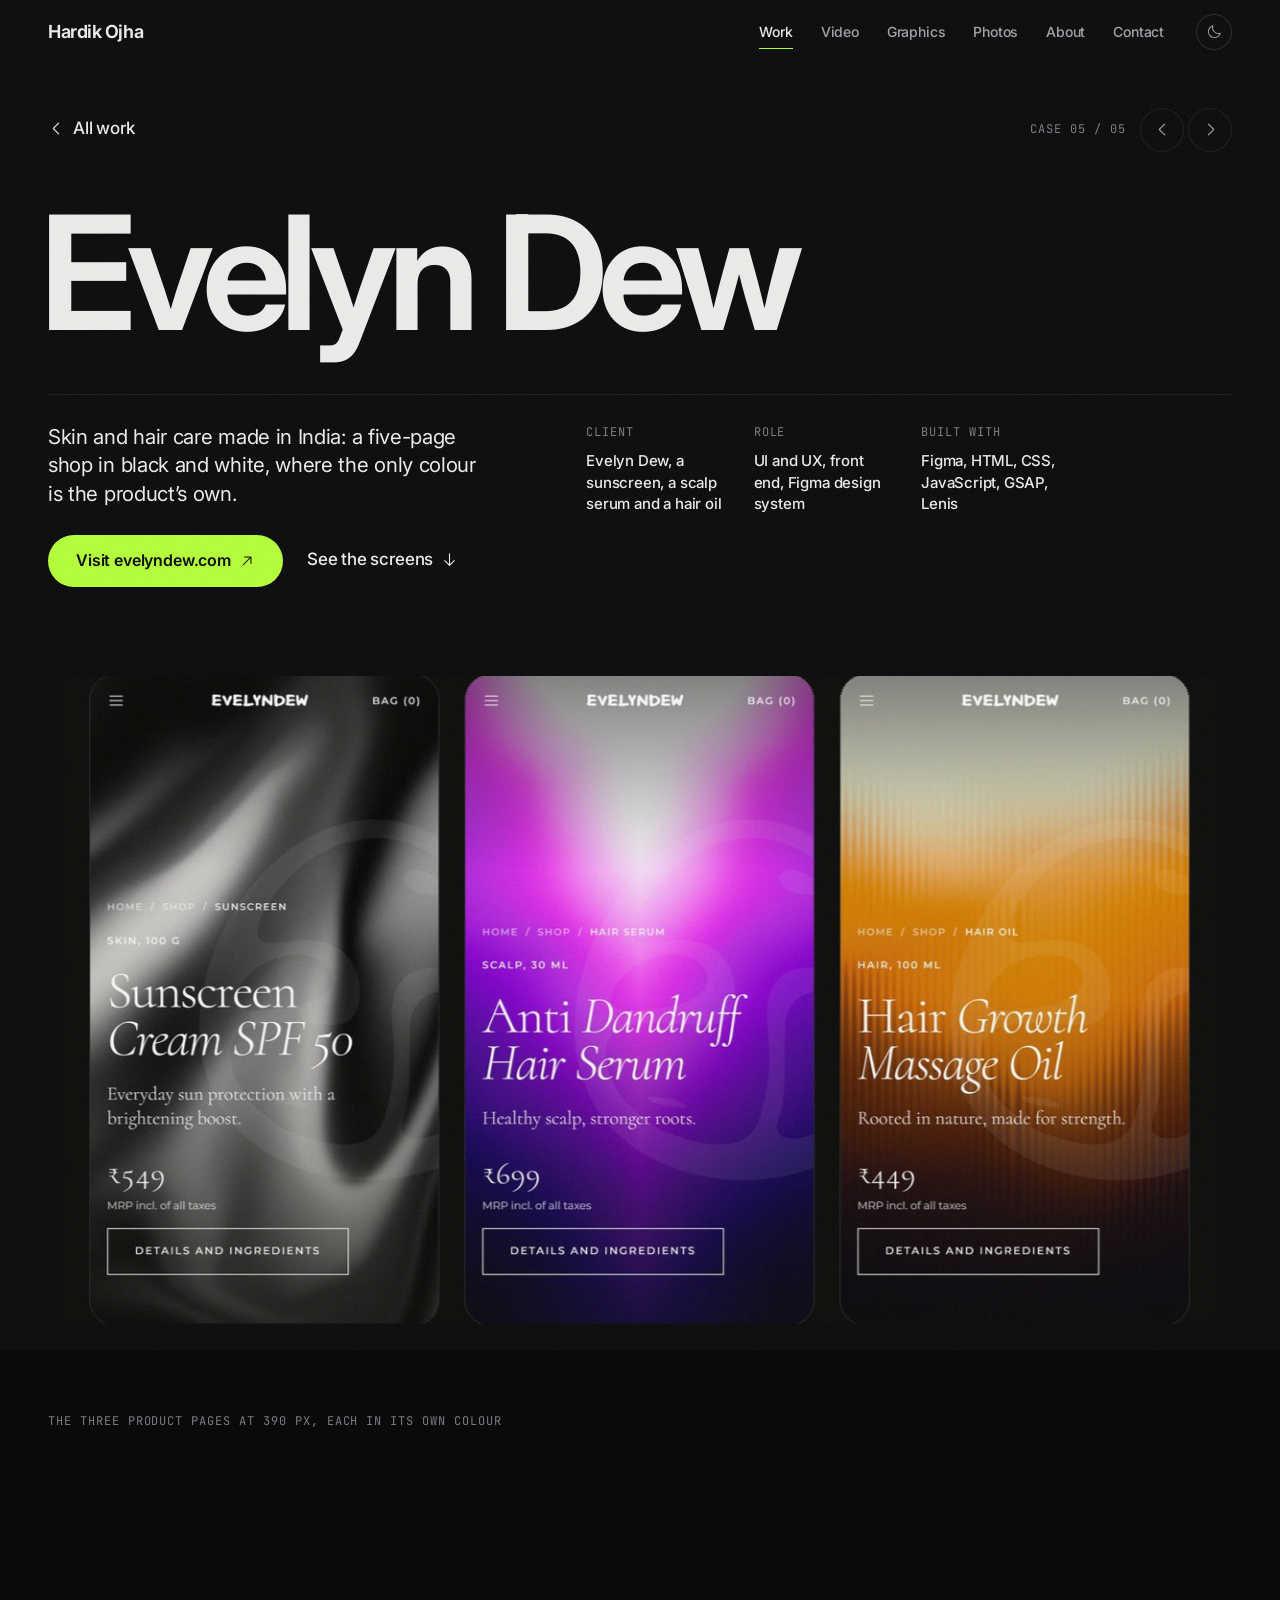
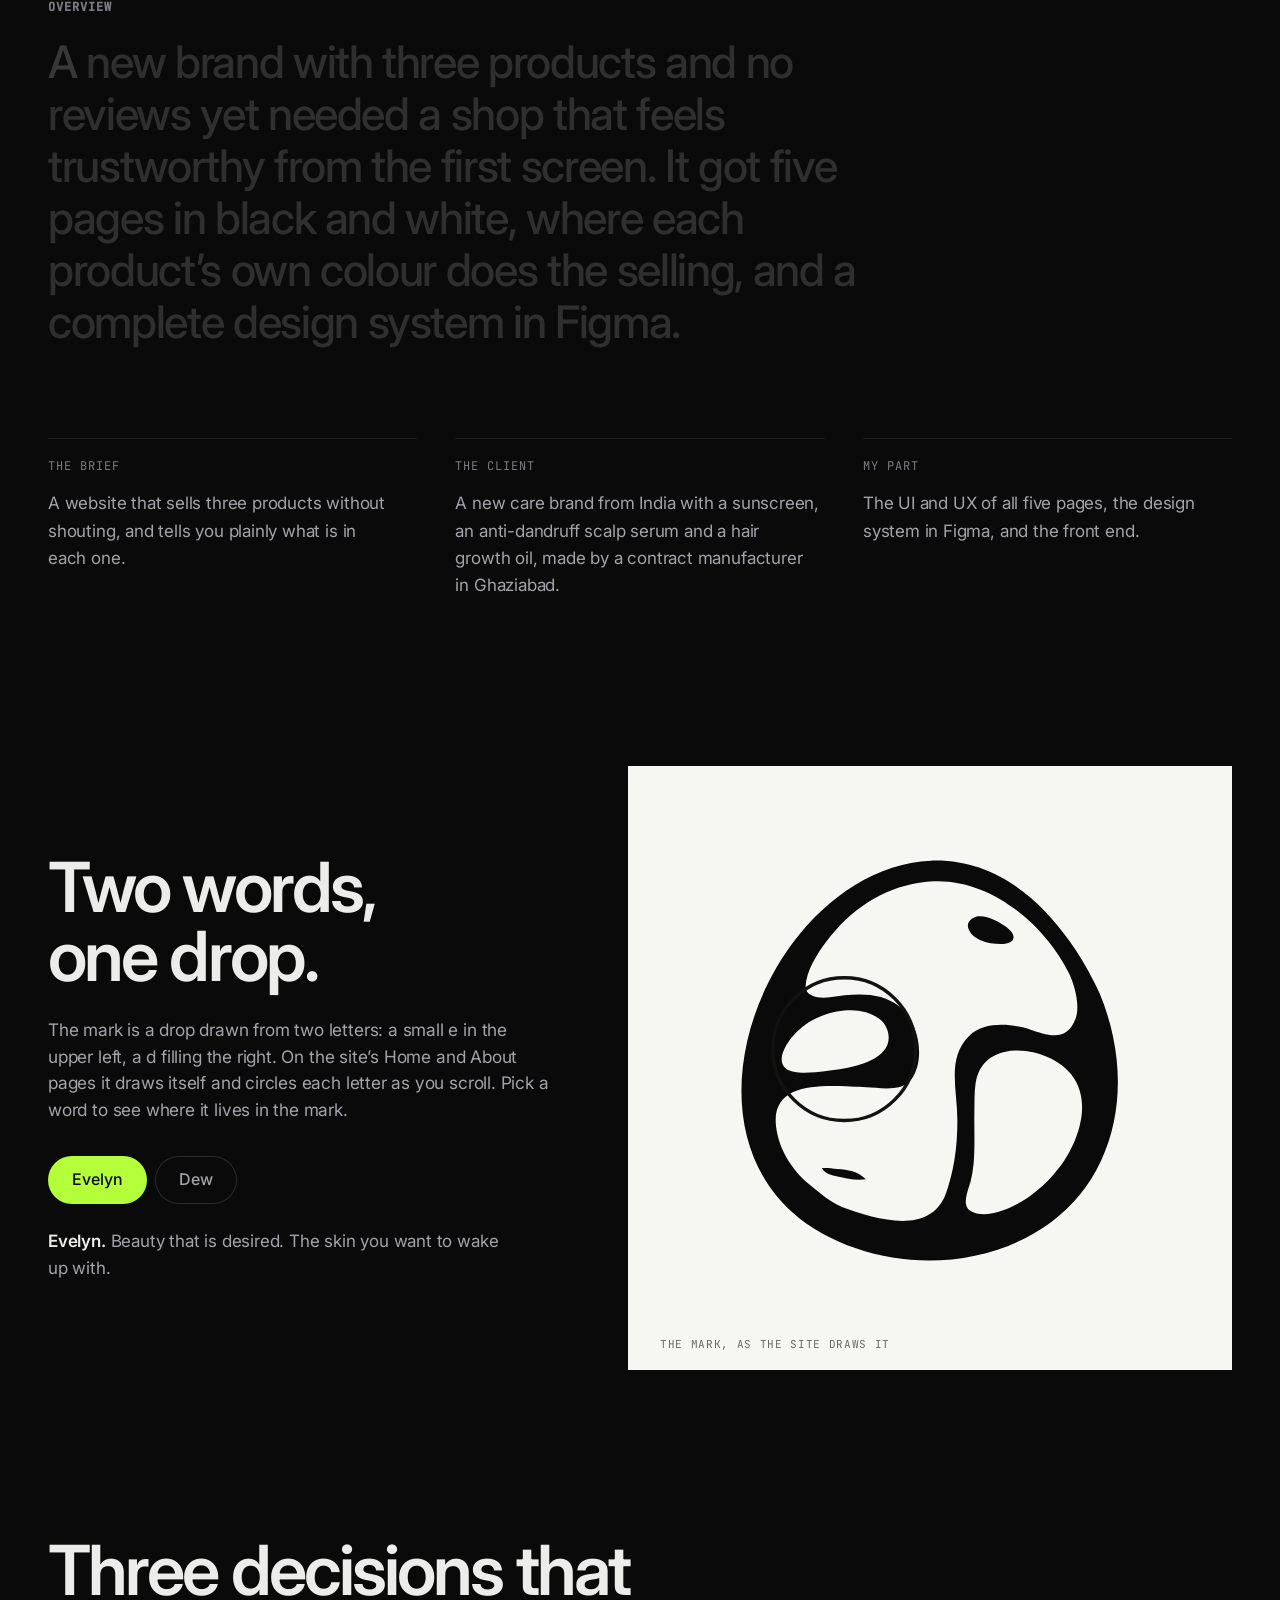
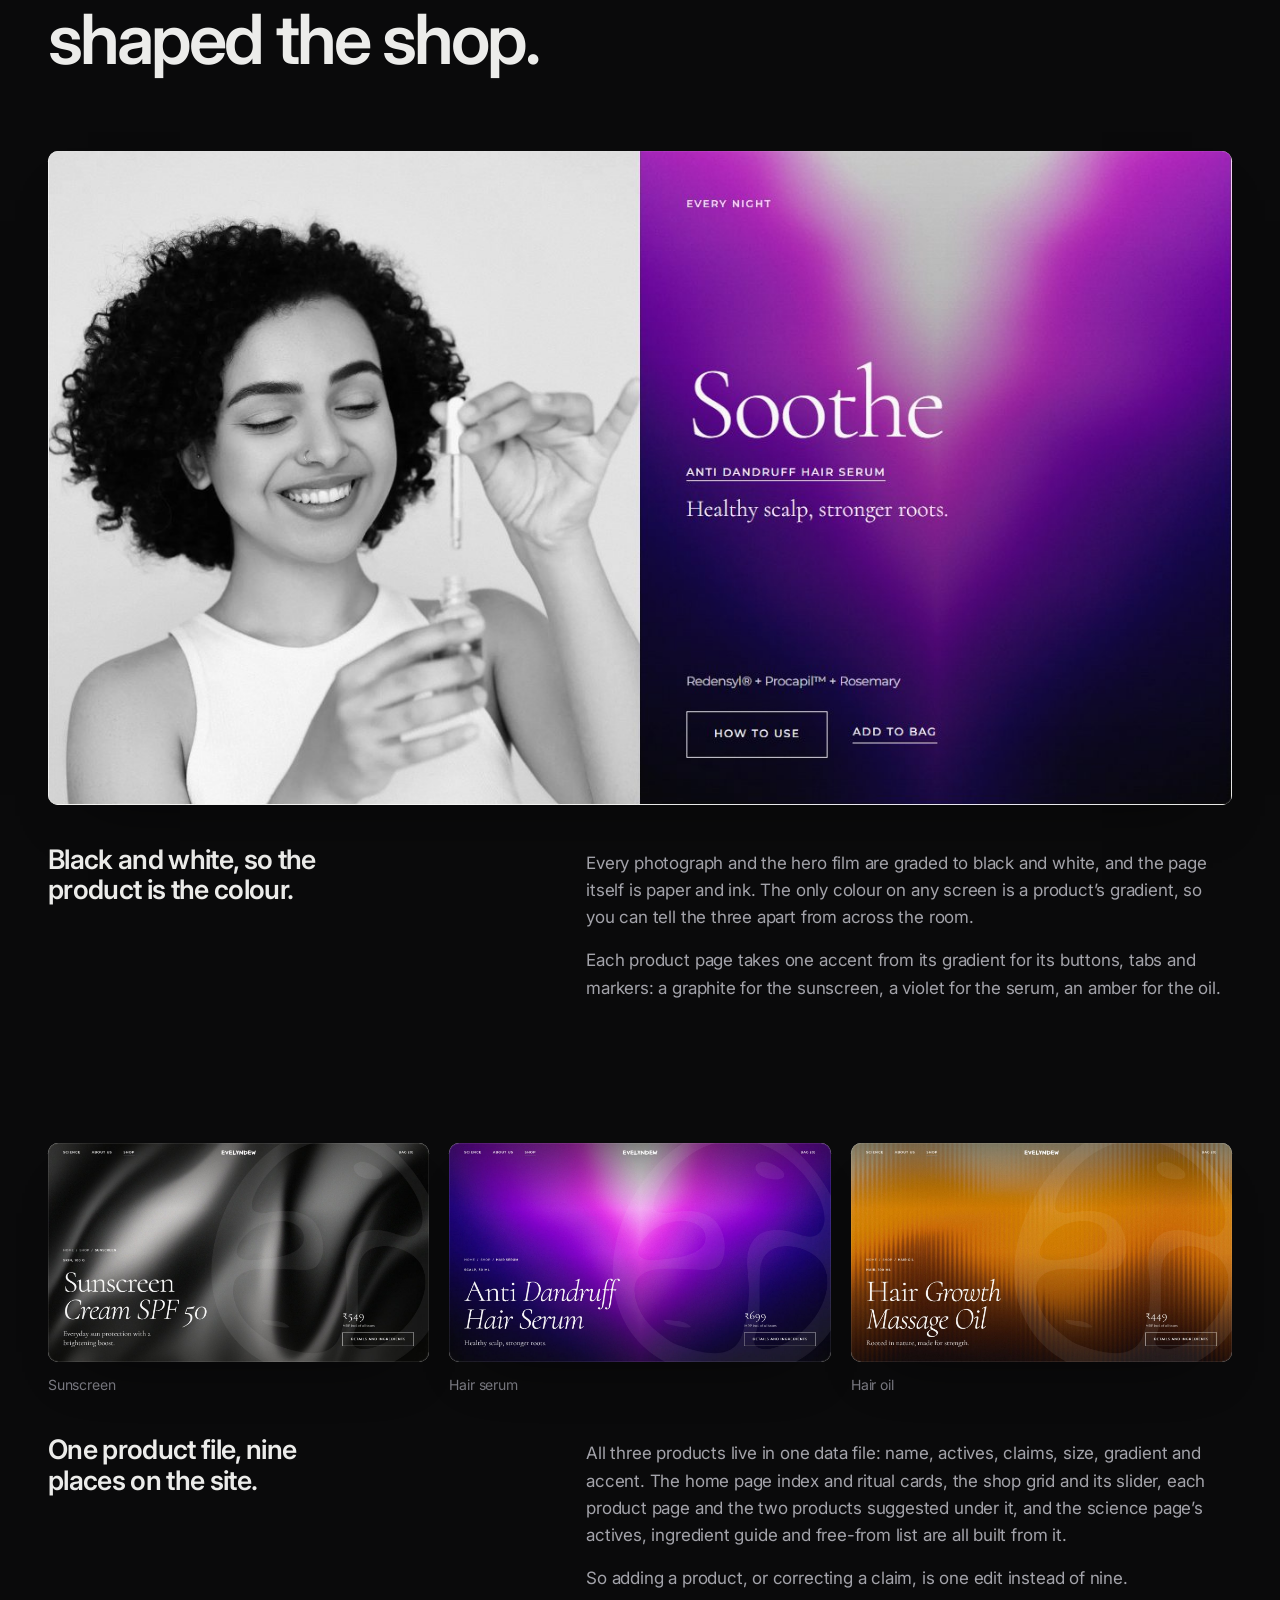
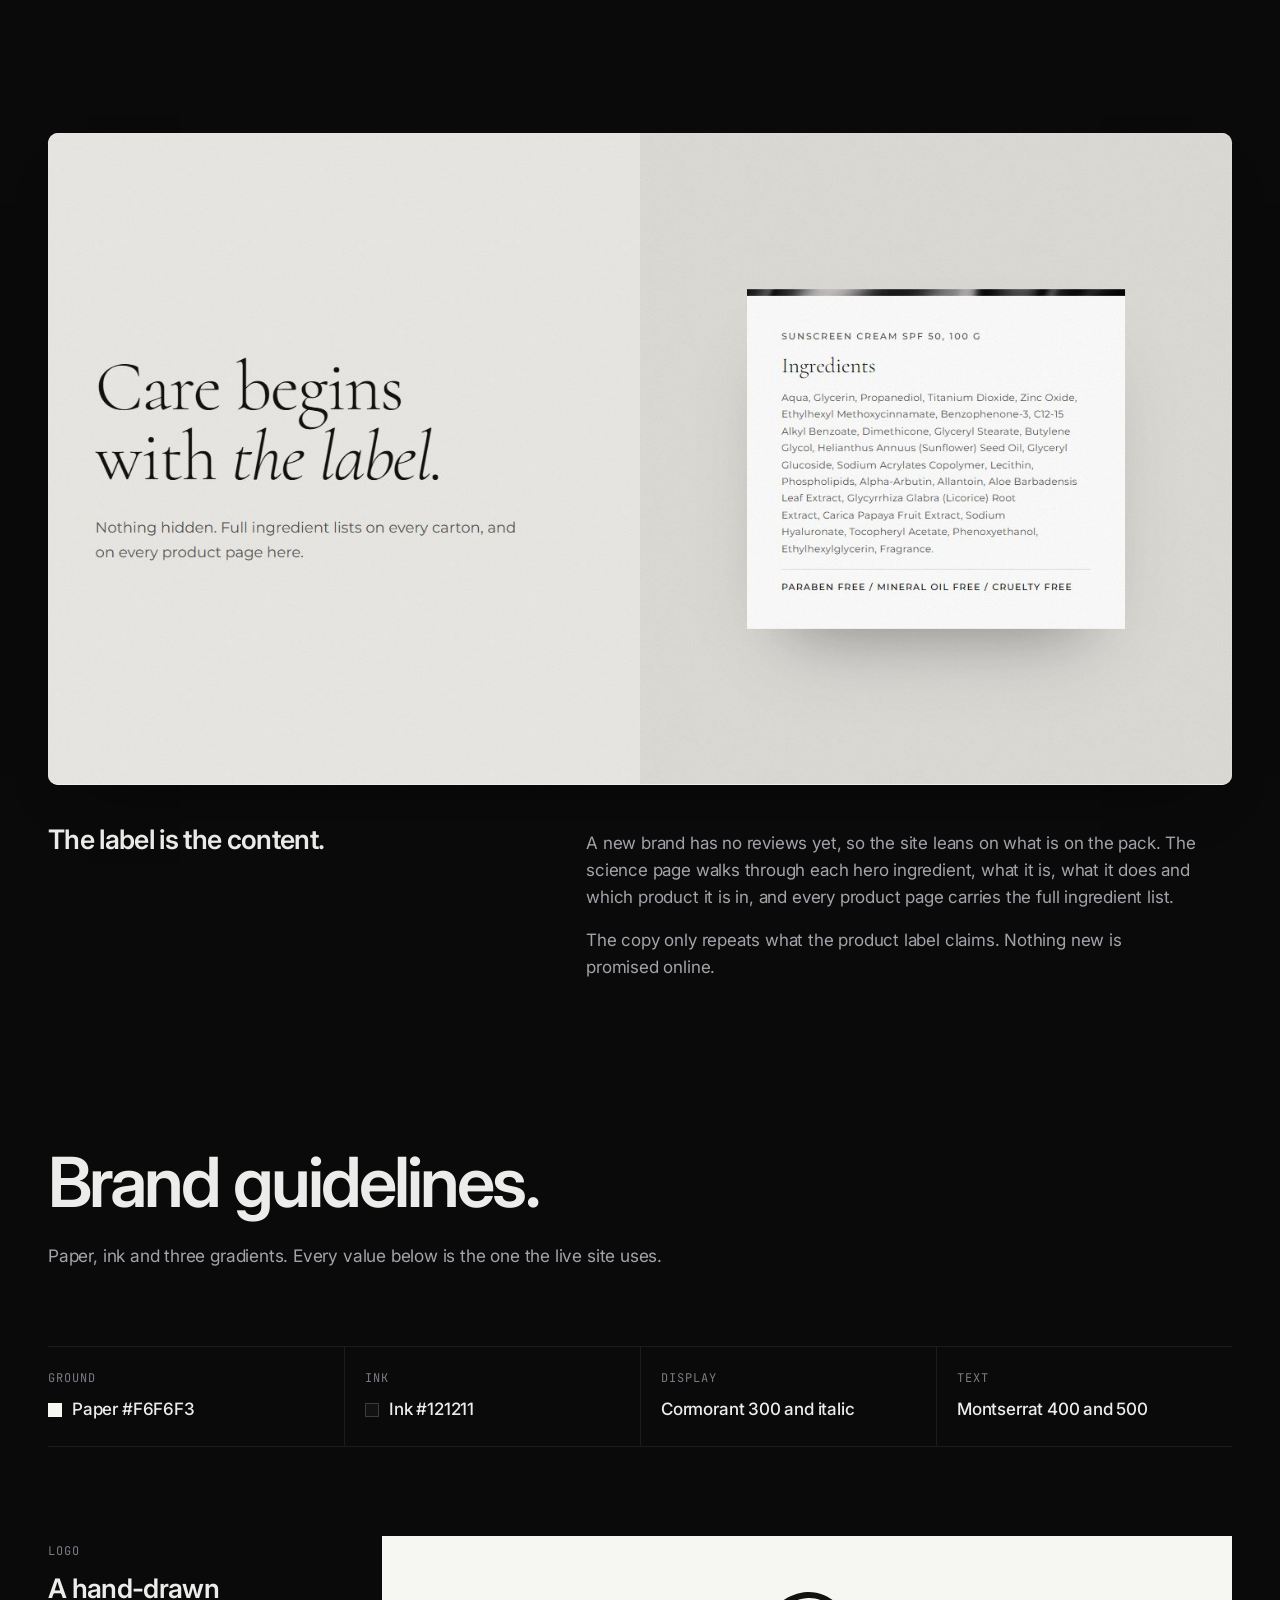
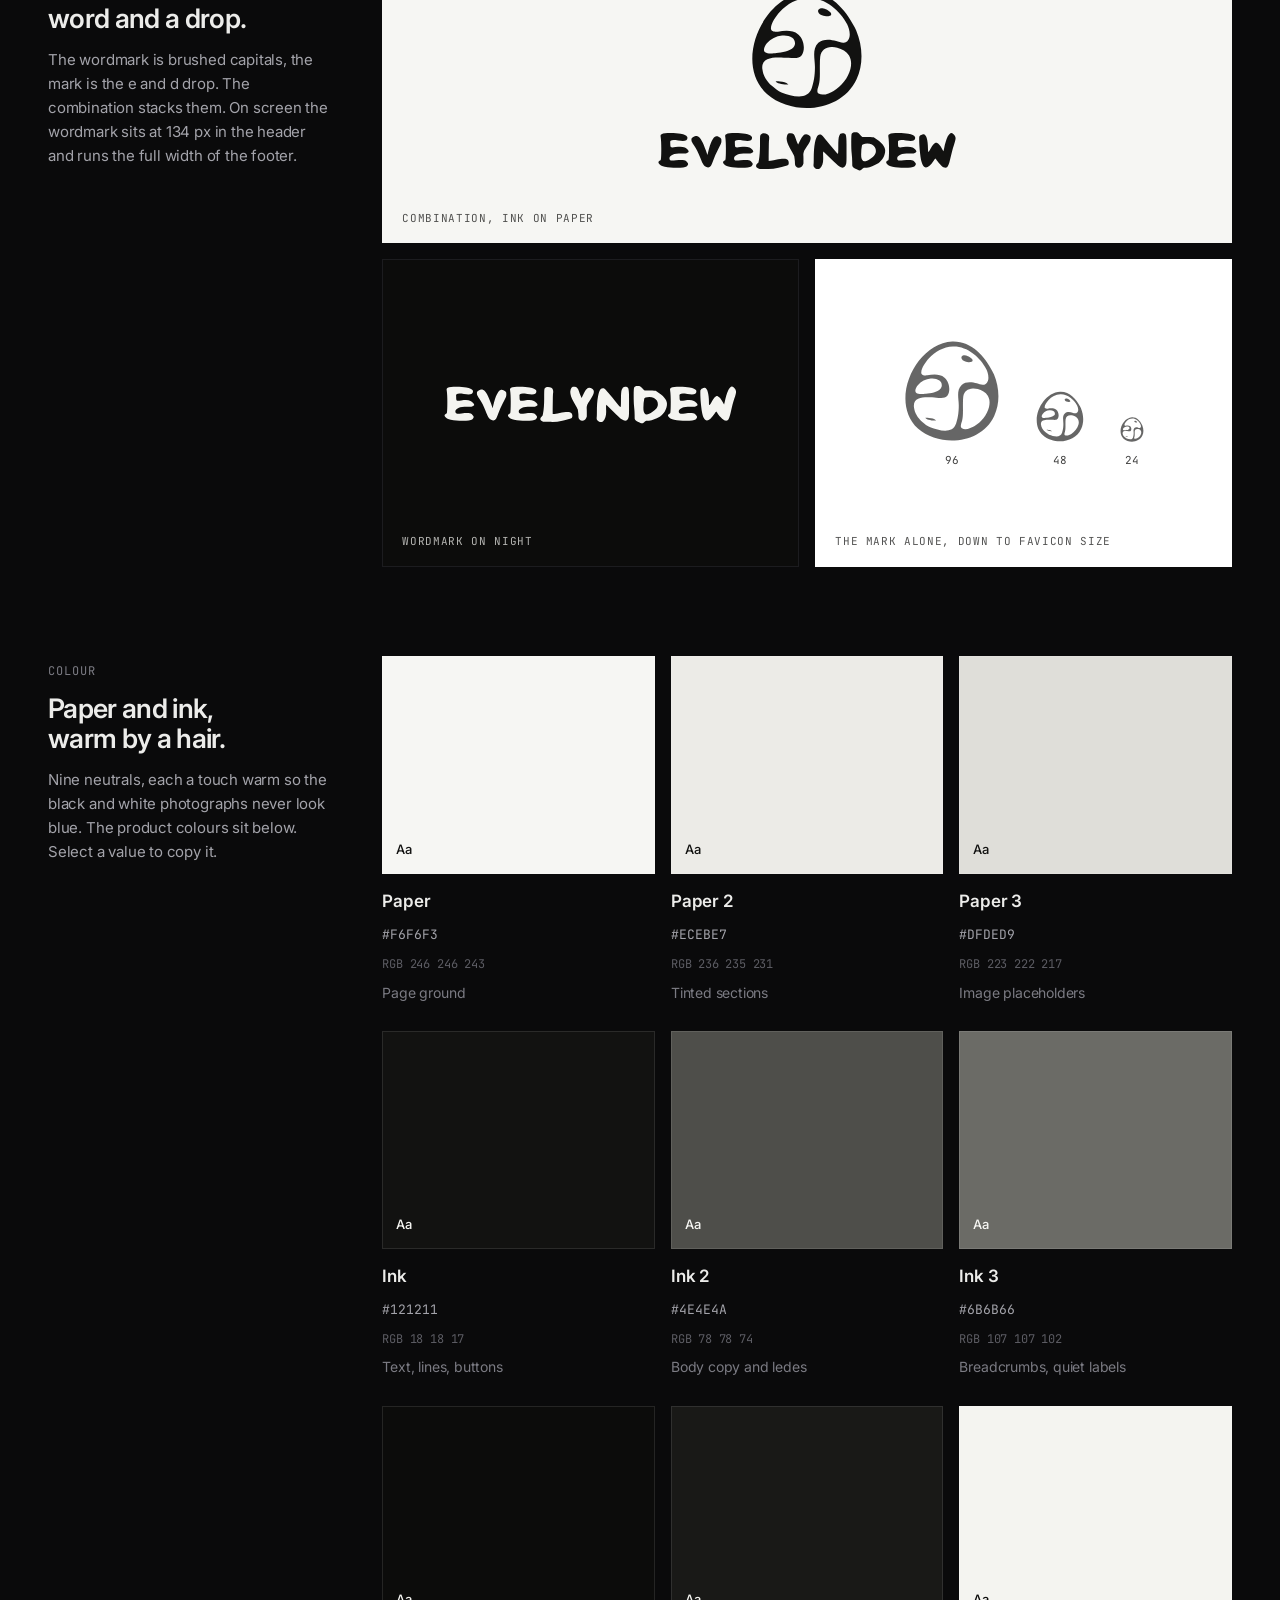
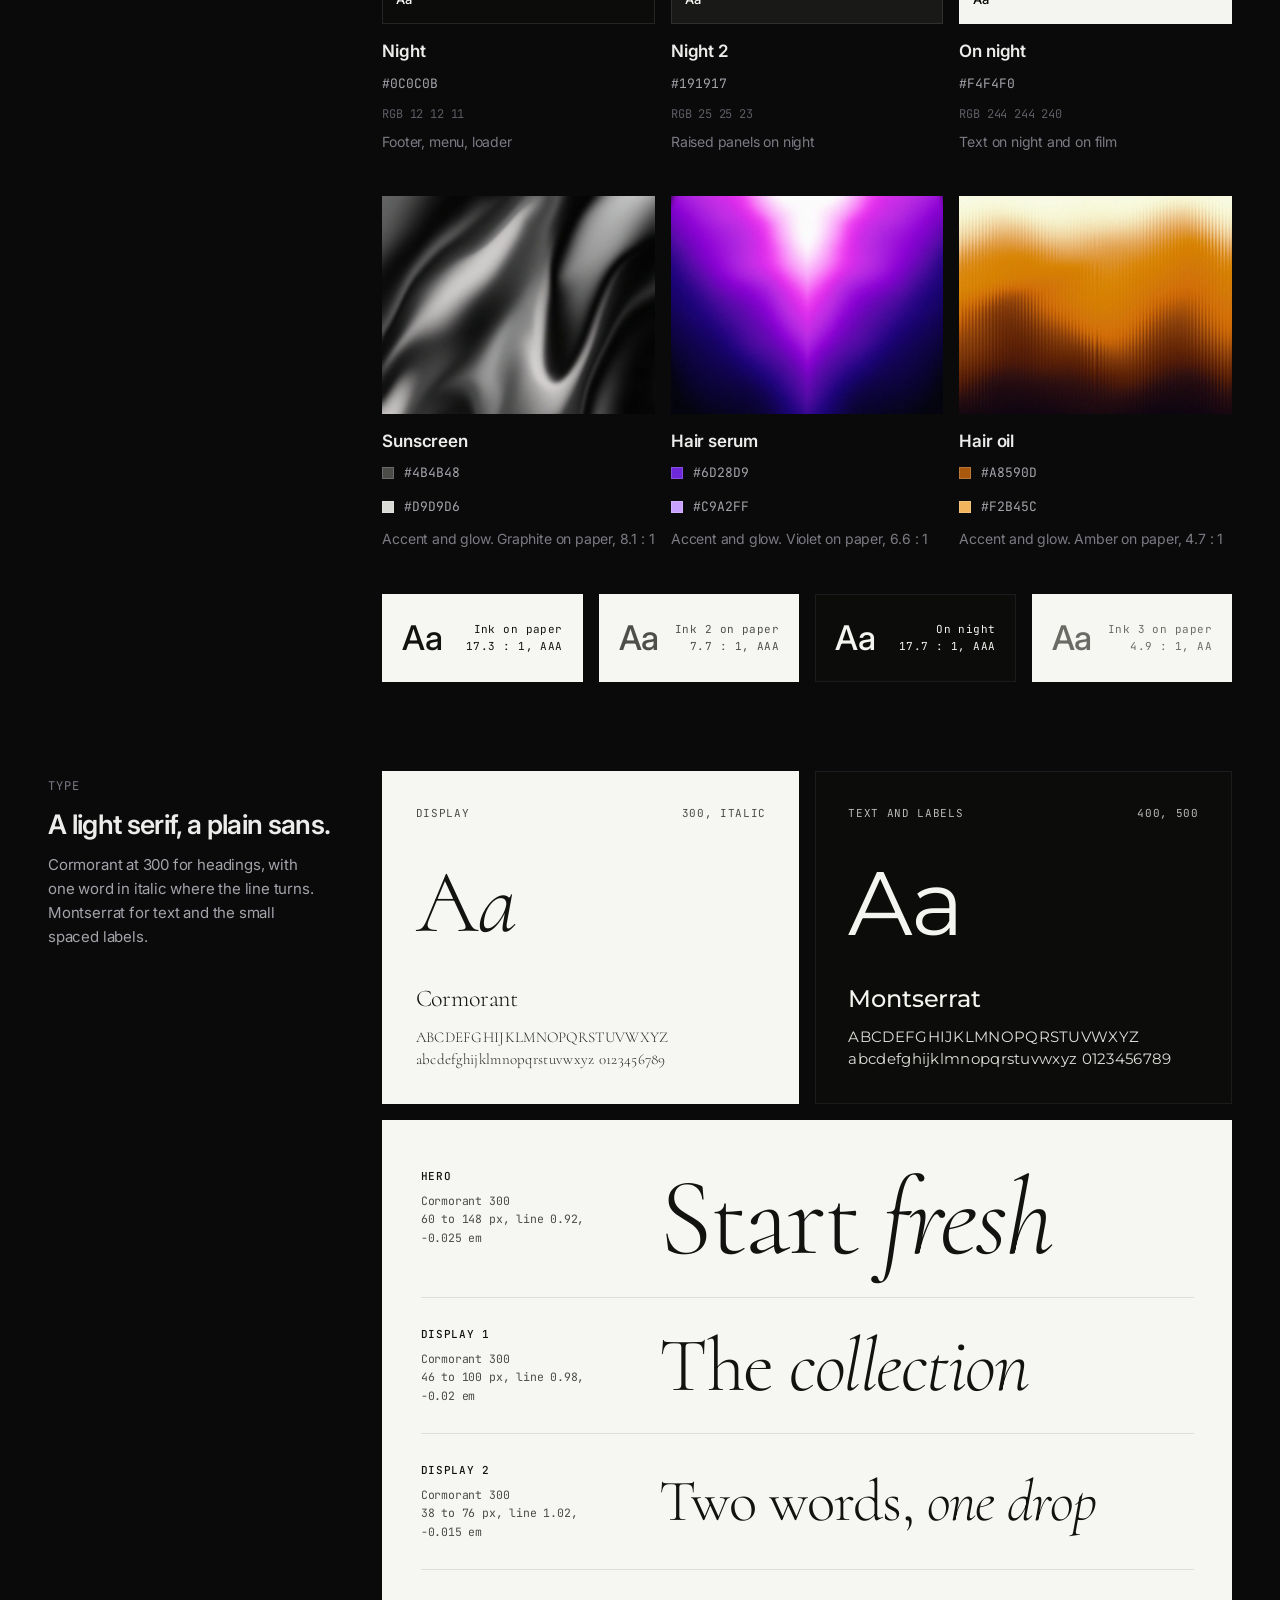
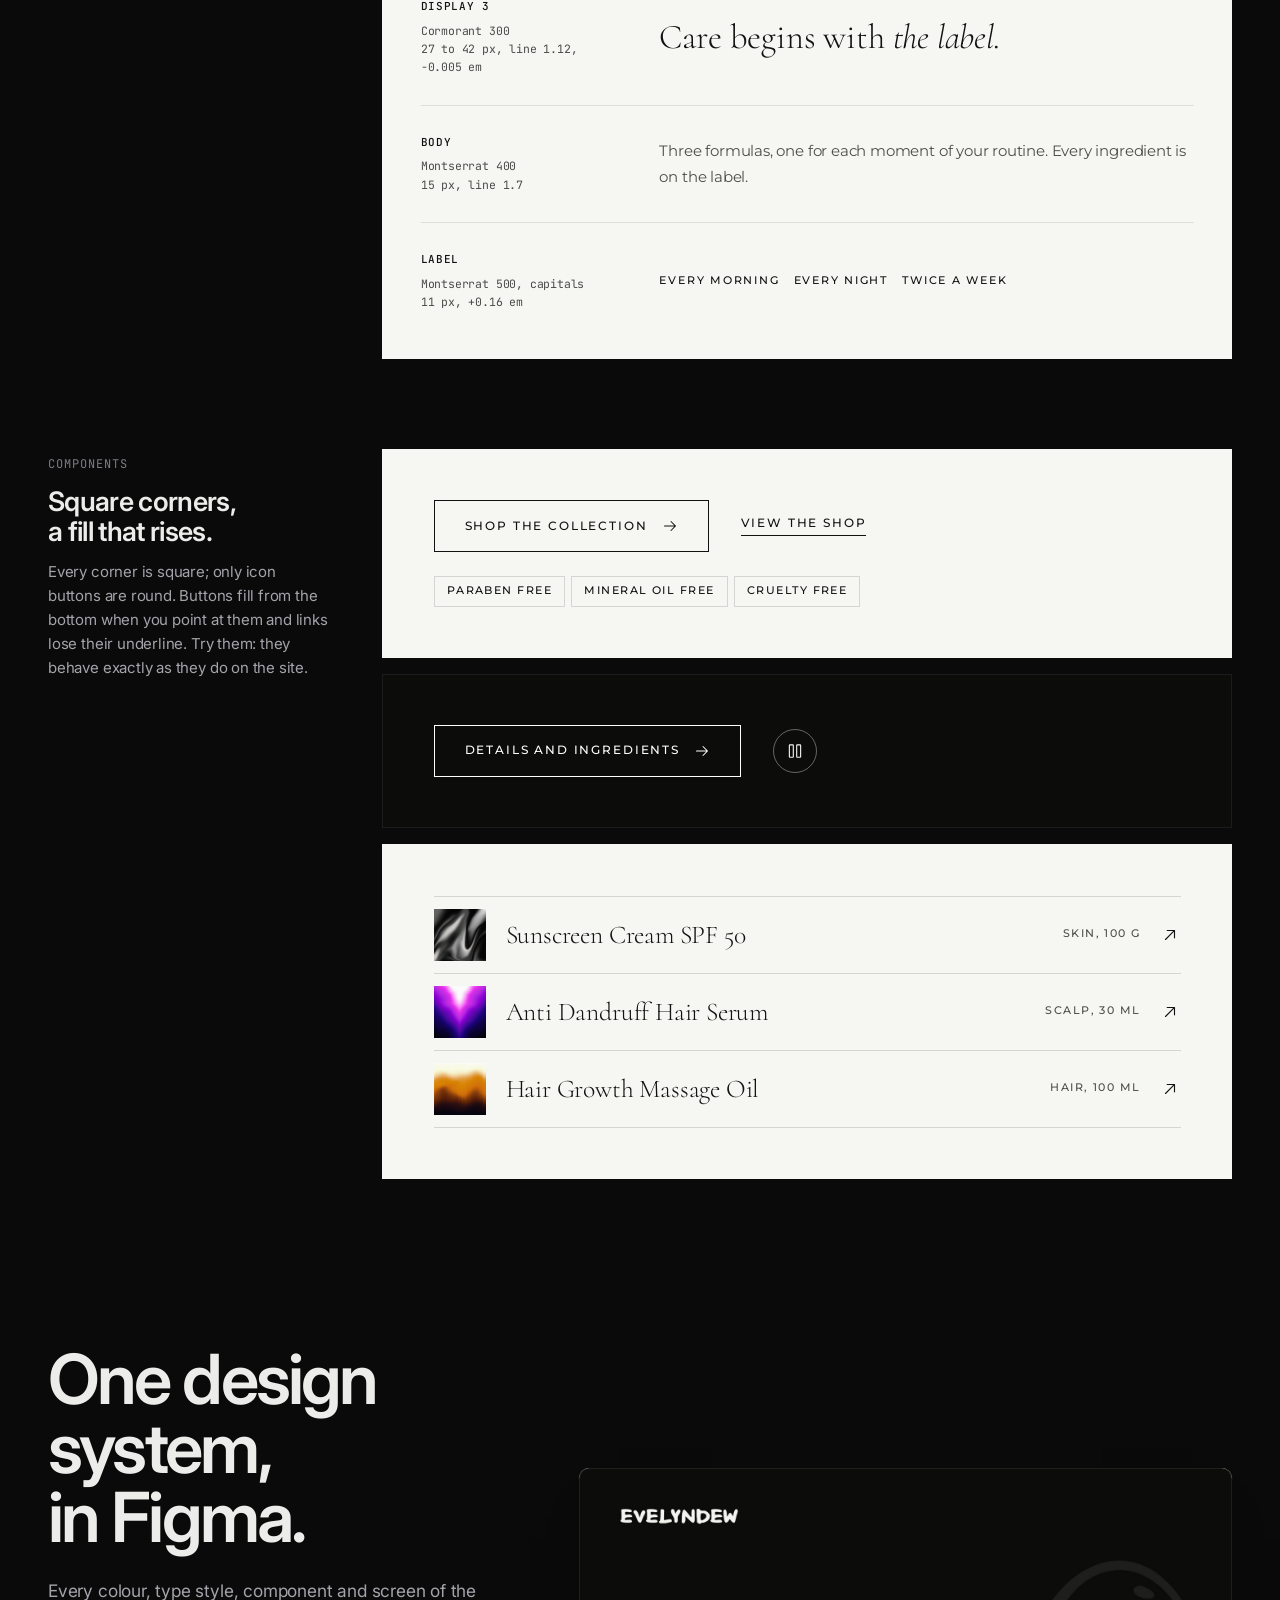
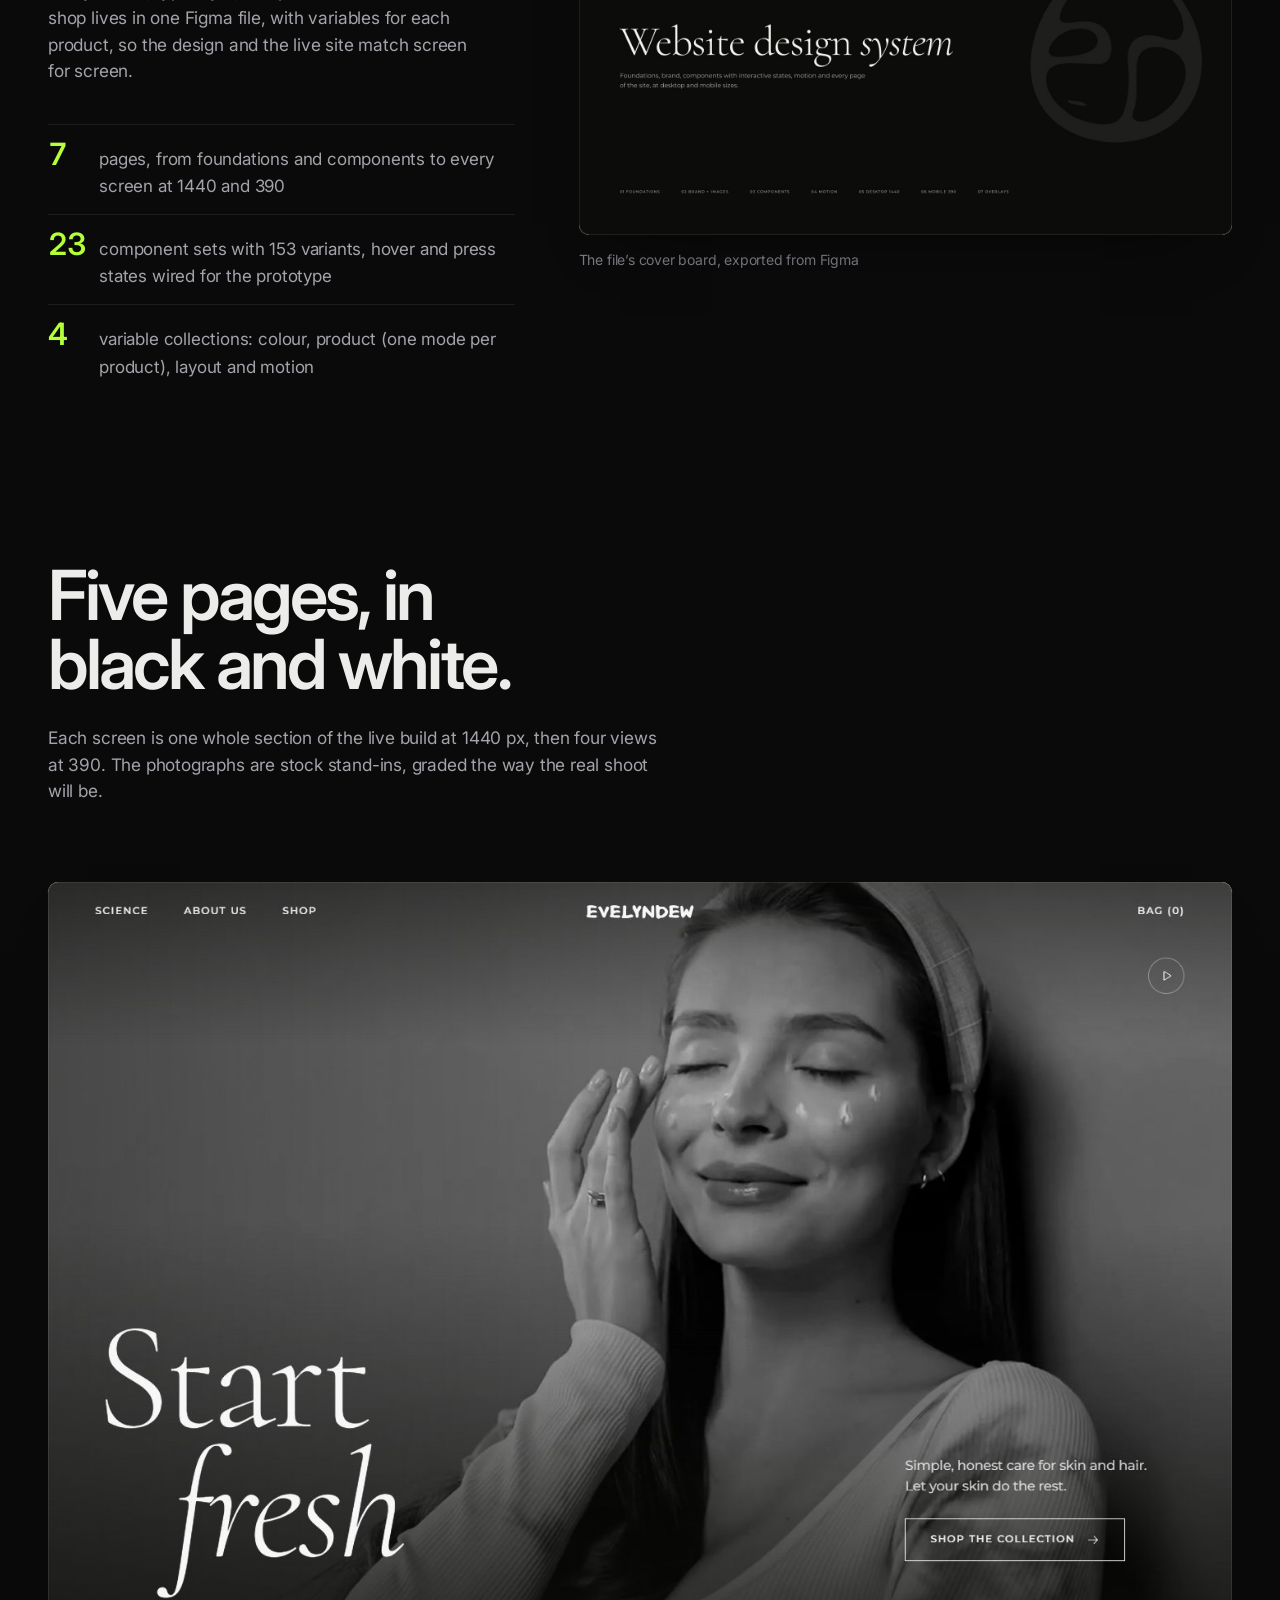
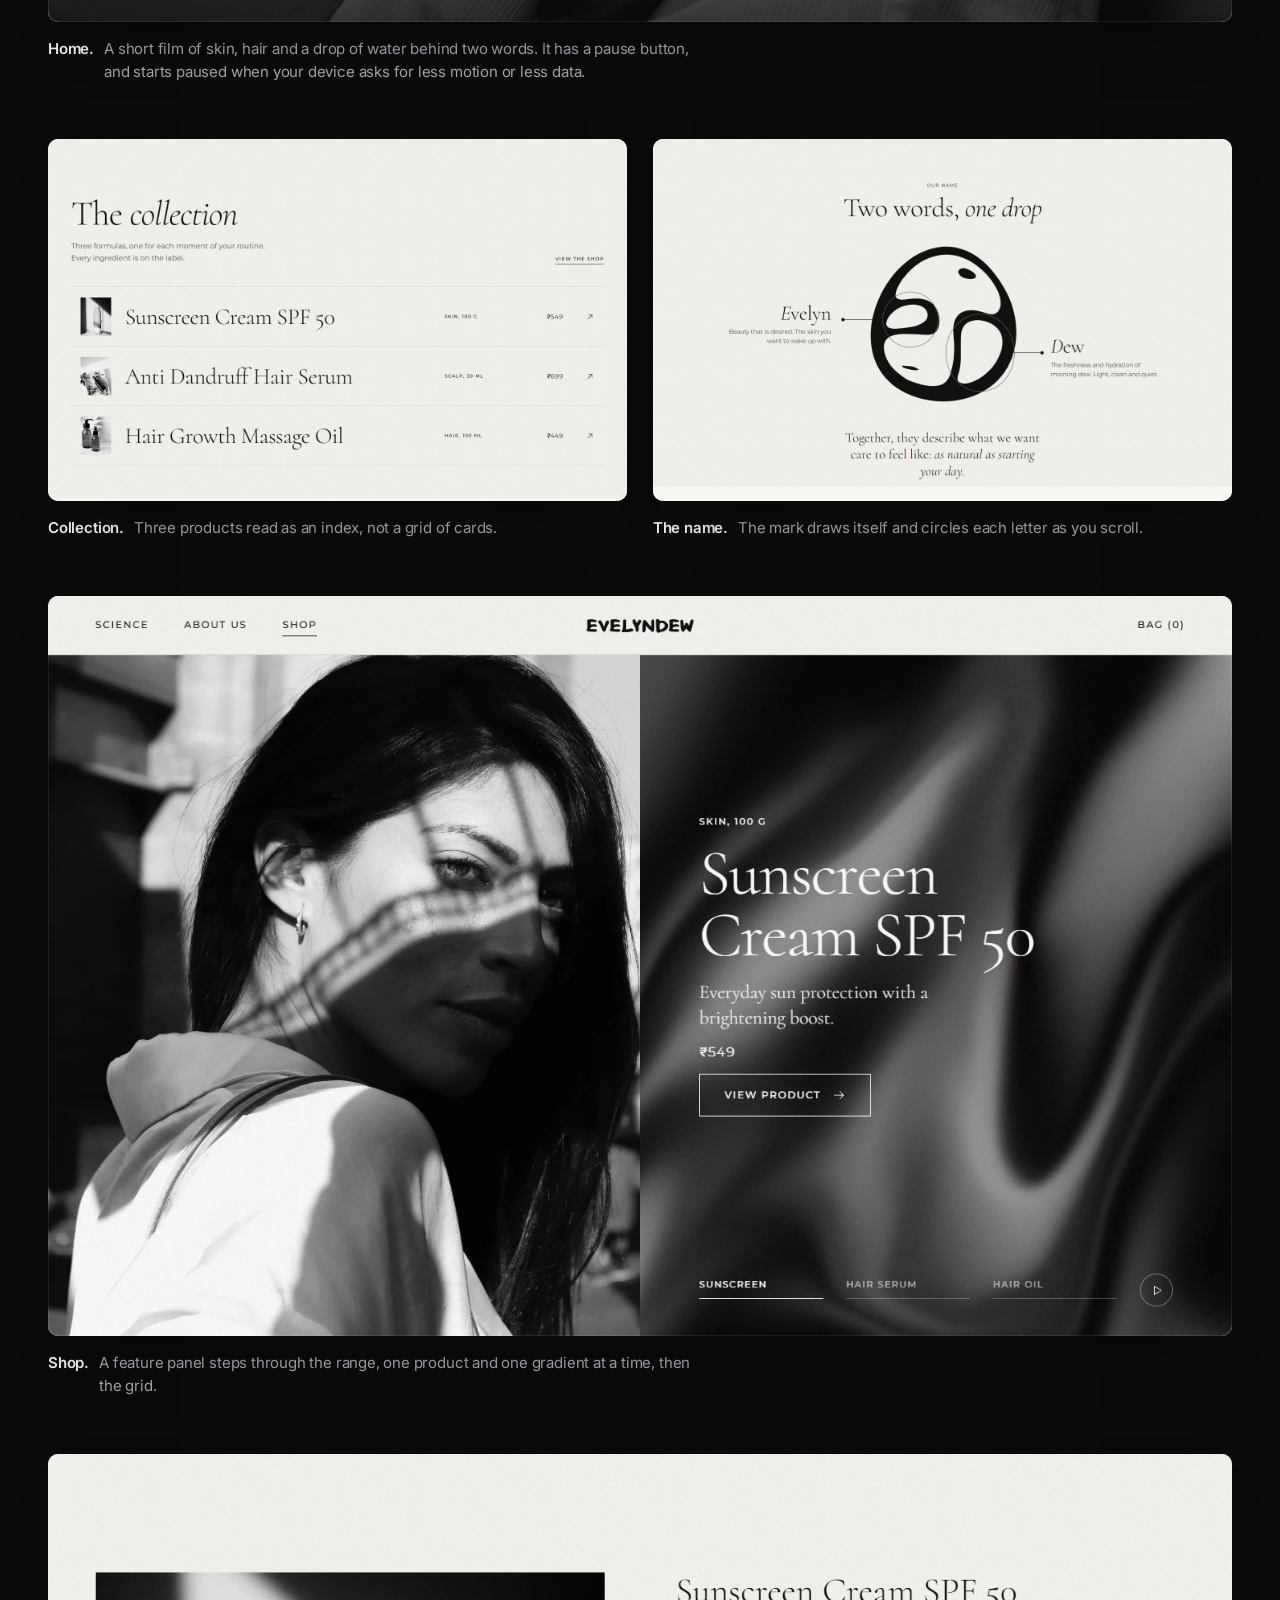
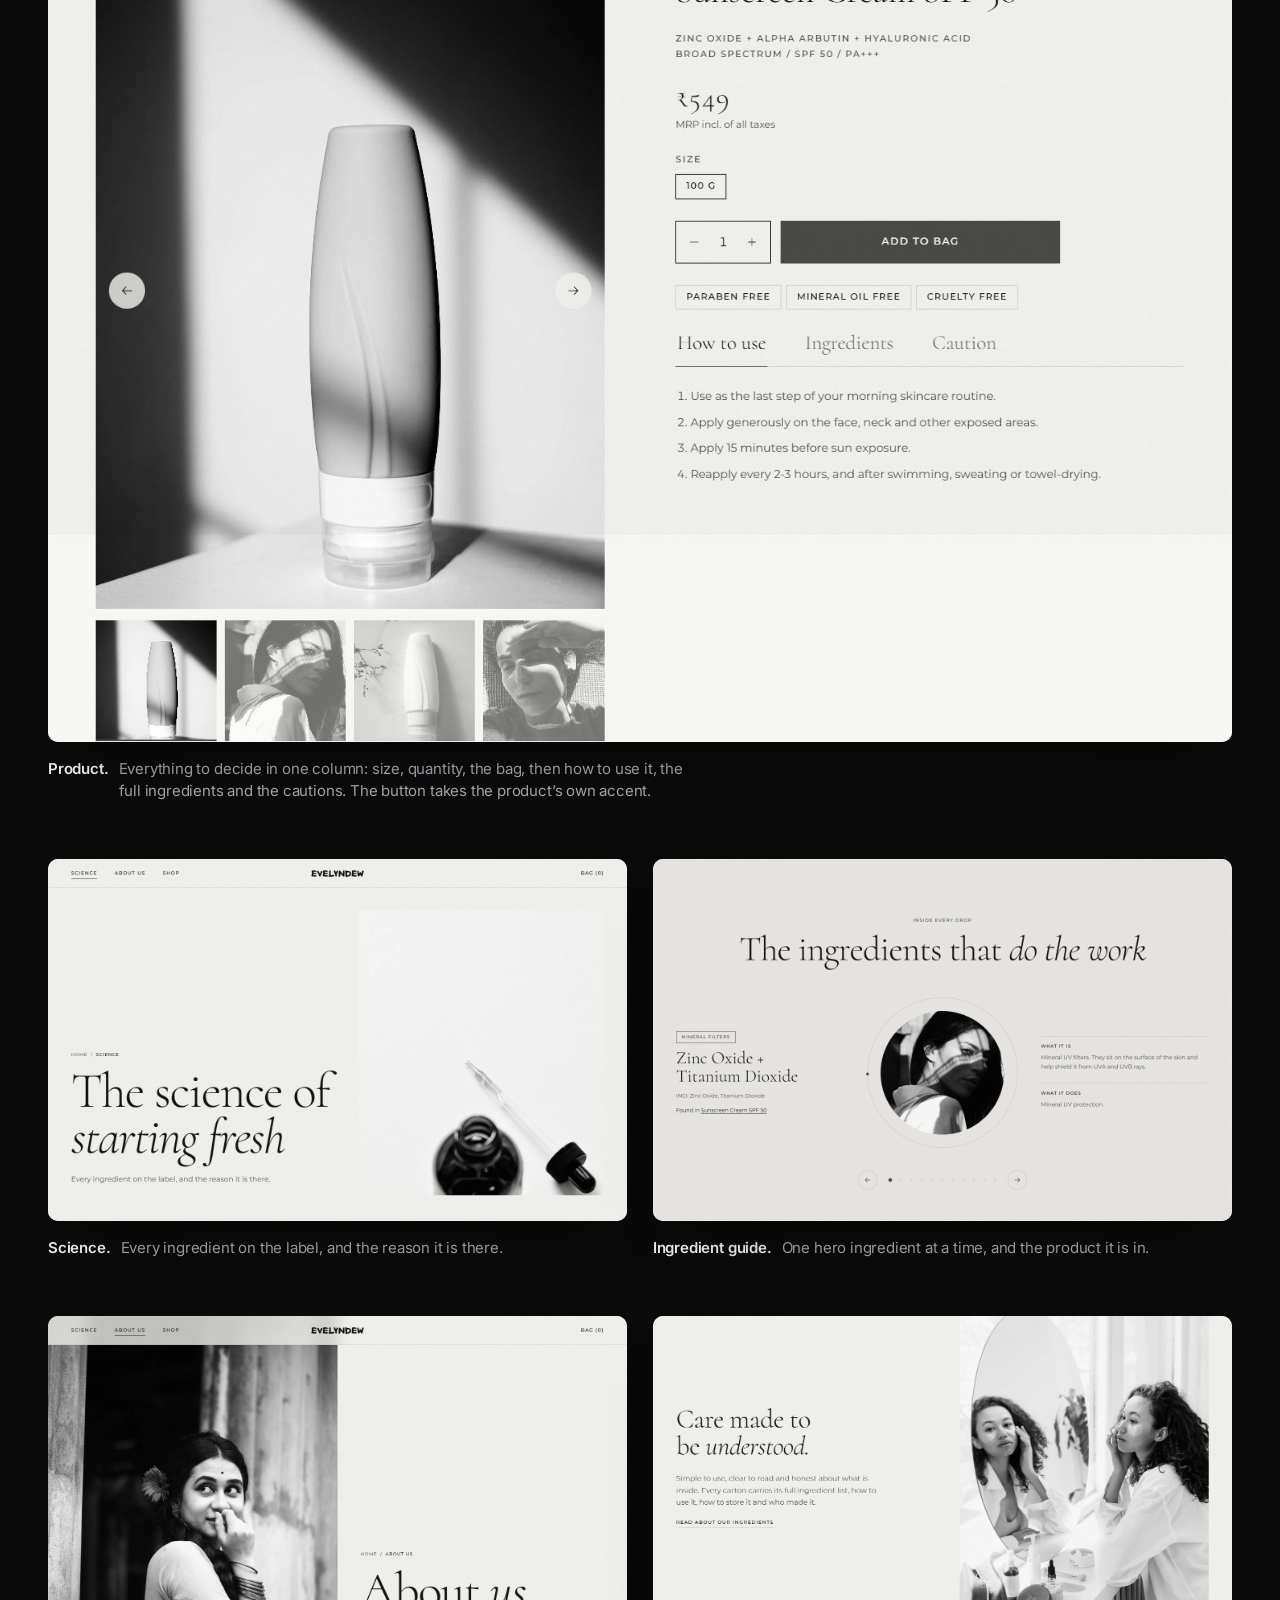
<file: evelyn-dew.html>
<!DOCTYPE html>
<html lang="en">
<head>
<meta charset="UTF-8">
<meta name="viewport" content="width=device-width, initial-scale=1.0">
<title>Evelyn Dew case study - Hardik Ojha</title>
<meta name="description" content="UI, UX and the website for Evelyn Dew, a skin and hair care brand made in India: a five-page shop in black and white, where each product's gradient is the only colour, and the design system behind it in Figma.">
<meta name="theme-color" content="#0a0a0b">
<meta property="og:title" content="Evelyn Dew, a case study by Hardik Ojha">
<meta property="og:description" content="A monochrome shop for three products, and the design system behind it.">
<meta property="og:image" content="Assets/case-studies/evelyn-dew/card.jpg">
<link rel="preload" href="fonts/inter-latin-var.woff2" as="font" type="font/woff2" crossorigin>
<link rel="icon" href="data:image/svg+xml,%3Csvg xmlns=%27http://www.w3.org/2000/svg%27 viewBox=%270 0 32 32%27%3E%3Crect width=%2732%27 height=%2732%27 rx=%276%27 fill=%27%230a0a0b%27/%3E%3Crect x=%277%27 y=%2711%27 width=%2718%27 height=%2710%27 rx=%272%27 fill=%27%232a2a2f%27/%3E%3Crect x=%2715%27 y=%275%27 width=%272.5%27 height=%2722%27 fill=%27%23b4ff39%27/%3E%3C/svg%3E">
<link rel="stylesheet" href="vendor/lenis.css">
<link rel="stylesheet" href="css/main.css">
<link rel="stylesheet" href="css/study.css">
<link rel="stylesheet" href="css/study-evelyn.css">
<script>try{var t=localStorage.getItem('ho-theme');if(t==='light')document.documentElement.dataset.theme=t}catch(e){}</script>
</head>
<body class="no-dock">

<a class="skip-link" href="#main">Skip to content</a>
<div class="grain" aria-hidden="true"></div>

<header class="topbar">
  <a class="logo" href="index.html">Hardik Ojha</a>
  <nav class="topnav" aria-label="Primary">
    <a href="index.html#interface" class="is-active">Work</a>
    <a href="index.html#edit">Video</a>
    <a href="graphics.html">Graphics</a>
    <a href="index.html#darkroom">Photos</a>
    <a href="index.html#credits">About</a>
    <a href="index.html#contact">Contact</a>
  </nav>
  <button class="theme-btn" id="themeBtn" type="button" aria-label="Switch to light mode"><span class="ic ic-moon" data-icon="moon"></span><span class="ic ic-sun" data-icon="sun"></span></button>
</header>

<main id="main" class="study study--evelyn">

  <!-- Title card -->
  <header class="st-hero wrap">
    <div class="st-hero-top">
      <a class="link-arrow" href="index.html#interface"><span class="ic" data-icon="caret-left"></span> All work</a>
      <nav class="st-series" aria-label="Case studies">
        <span class="st-label">Case 05 / 05</span>
        <a href="ftn-world.html" aria-label="Previous case study: FTN World"><span class="ic" data-icon="caret-left"></span></a>
        <a href="aafreenn.html" aria-label="Next case study: Aafreenn"><span class="ic" data-icon="caret-right"></span></a>
      </nav>
    </div>
    <h1 class="st-title" data-split>Evelyn Dew</h1>
    <div class="st-hero-foot">
      <div data-intro>
        <p class="st-sum">Skin and hair care made in India: a five-page shop in black and white, where the only colour is the product&rsquo;s own.</p>
        <div class="st-hero-cta">
          <a class="btn btn--neon" href="https://evelyndew.com/" target="_blank" rel="noopener noreferrer">Visit evelyndew.com <span class="ic" data-icon="arrow-up-right"></span></a>
          <a class="link-arrow" href="#screens">See the screens <span class="ic" data-icon="arrow-down"></span></a>
        </div>
      </div>
      <dl class="st-meta" data-intro style="--d:.5s">
        <div><dt>Client</dt><dd>Evelyn Dew, a sunscreen, a scalp serum and a hair oil</dd></div>
        <div><dt>Role</dt><dd>UI and UX, front end, Figma design system</dd></div>
        <div><dt>Built with</dt><dd>Figma, HTML, CSS, JavaScript, GSAP, Lenis</dd></div>
      </dl>
    </div>
  </header>

  <figure class="st-cover">
    <div class="st-cover-frame">
      <picture>
        <source media="(max-width: 767px)" srcset="Assets/case-studies/evelyn-dew/cover-tall.jpg" width="1200" height="900">
        <img src="Assets/case-studies/evelyn-dew/cover.jpg" alt="The three product pages on a phone, side by side on black: the sunscreen on a silver gradient, the hair serum on violet and the hair oil on amber" width="1920" height="1080" fetchpriority="high">
      </picture>
    </div>
    <figcaption class="wrap st-label">The three product pages at 390 px, each in its own colour</figcaption>
  </figure>

  <!-- Intro -->
  <section class="st-sec wrap" aria-labelledby="intro-h">
    <h2 class="st-label" id="intro-h">Overview</h2>
    <p class="st-statement" data-words style="margin-top:20px">A new brand with three products and no reviews yet needed a shop that feels trustworthy from the first screen. It got five pages in black and white, where each product&rsquo;s own colour does the selling, and a complete design system in Figma.</p>
    <div class="st-intro-grid">
      <div data-reveal><span class="st-label">The brief</span><p>A website that sells three products without shouting, and tells you plainly what is in each one.</p></div>
      <div data-reveal style="--d:.08s"><span class="st-label">The client</span><p>A new care brand from India with a sunscreen, an anti-dandruff scalp serum and a hair growth oil, made by a contract manufacturer in Ghaziabad.</p></div>
      <div data-reveal style="--d:.16s"><span class="st-label">My part</span><p>The UI and UX of all five pages, the design system in Figma, and the front end.</p></div>
    </div>
  </section>

  <!-- Signature: the name in the mark -->
  <section class="st-sec wrap nm" aria-labelledby="nm-h">
    <div class="nm-copy">
      <h2 class="st-h2" id="nm-h" data-split>Two words, one drop.</h2>
      <p class="st-lede" data-reveal>The mark is a drop drawn from two letters: a small e in the upper left, a d filling the right. On the site&rsquo;s Home and About pages it draws itself and circles each letter as you scroll. Pick a word to see where it lives in the mark.</p>
      <div class="nm-pick" role="group" aria-label="Show a letter in the mark" data-reveal>
        <button type="button" aria-pressed="true" data-nm="e">Evelyn</button>
        <button type="button" aria-pressed="false" data-nm="d">Dew</button>
      </div>
      <div class="nm-defs" aria-live="polite">
        <p class="nm-def is-on" data-def="e"><b>Evelyn.</b> Beauty that is desired. The skin you want to wake up with.</p>
        <p class="nm-def" data-def="d"><b>Dew.</b> The freshness and hydration of morning dew. Light, clean and quiet.</p>
      </div>
    </div>
    <figure class="nm-plate plate" data-on="e" data-reveal style="--d:.08s">
      <svg class="nm-svg" viewBox="104 -10 154 162" role="img" aria-labelledby="nmTitle">
        <title id="nmTitle">The Evelyn Dew mark, a drop drawn from the letters e and d</title>
        <g class="nm-mark"><path d="M182.564 0.00292969C208.944 -0.244203 227.269 20.6897 238.344 42.2979C239.057 43.6778 239.787 45.0589 240.384 46.4961C248.114 65.0949 249.46 86.6519 240.828 105.176C229.965 128.49 205.564 139.916 180.608 140.005C163.93 139.935 145.264 134.406 132.698 123.033C91.2264 85.5013 128.879 2.57629 181.369 0.03125C181.767 0.0166715 182.165 0.00717146 182.564 0.00292969ZM229.456 39.0527C220.809 22.1037 202.201 6.4676 182.307 7.24805C168.561 7.95432 157.238 14.1327 148.072 24.2793C143.814 28.9925 137.755 37.3471 137.466 43.9092C137.285 48.0338 143.034 48.267 145.948 47.8389C154.161 46.6322 163.511 45.5285 170.443 51.1836C177.121 56.4359 179.575 69.6499 174.433 76.6143C171.154 81.0552 163.46 79.4953 158.797 79.3613C148.198 79.2667 125.389 75.4845 127.073 92.6416C127.863 100.677 132.498 108.139 138.585 113.233C141.787 115.867 146.337 119.728 150.189 121.263C162.642 125.775 181.508 131.464 186.784 115.957C190.262 105.742 190.573 96.5767 190.573 90.6221C190.573 80.4447 186.784 69.0757 194.688 61.3887C199.885 56.1921 209.789 57.0058 216.234 59.2236C221.772 61.0087 228.787 63.8702 231.938 55.374C233.665 50.7151 231.606 43.2654 229.456 39.0527ZM217.523 67.1816C215.228 66.6158 212.865 66.3764 210.504 66.4717C203.24 66.9443 198.071 70.5296 196.954 78.0459C196.476 81.2663 196.614 84.2539 196.54 87.4785C196.399 93.6059 196.803 100.04 196.256 106.124C196.063 108.213 195.715 110.285 195.211 112.321C194.526 115.029 191.86 120.568 195.055 122.596C200.112 125.806 208.487 122.077 213.086 119.332C222.607 113.591 230.653 103.802 233.371 92.9043C234.739 87.4196 234.658 81.6948 231.716 76.7139C228.716 71.6347 223.119 68.5712 217.523 67.1816ZM163.227 55.335C159.893 52.8331 155.065 51.9887 150.99 52.5098C143.753 53.2129 137.28 56.311 132.581 61.918C130.509 64.3913 127.126 70.1143 130.531 72.7354C133.579 75.0809 140.495 74.0475 144.138 73.6992C150.554 73.0082 160.248 71.836 164.747 66.6904C167.757 63.2476 166.784 58.0048 163.227 55.335Z" fill="#0A0A0A"/><path d="M143.153 107.646C143.497 107.631 143.841 107.623 144.185 107.622C145.593 107.622 147.068 107.85 148.467 107.953C152.45 108.248 155.526 108.58 158.561 111.568C155.161 112.115 151.135 111.216 147.836 110.424C145.654 109.901 144.37 109.605 143.153 107.646Z" fill="#0A0A0A"/><path d="M197.753 19.5078C199.927 19.3947 201.499 19.7945 203.716 20.8486C205.588 21.7389 211.344 24.7507 210.037 27.6895C209.623 28.6196 207.84 29.0306 206.813 29.208C202.664 29.4315 195.923 28.2745 194.415 23.6875C193.652 21.3623 195.758 19.9577 197.753 19.5078Z" fill="#0A0A0A"/></g>
        <circle class="nm-ring" data-ring="e" cx="151" cy="66" r="25"/>
        <ellipse class="nm-ring" data-ring="d" cx="214" cy="96" rx="31" ry="35"/>
      </svg>
      <figcaption>The mark, as the site draws it</figcaption>
    </figure>
  </section>

  <!-- Decisions -->
  <section class="st-sec wrap" aria-labelledby="dec-h">
    <div class="st-head">
      <h2 class="st-h2" id="dec-h" data-split>Three decisions that shaped the shop.</h2>
    </div>
    <div class="st-chs">
      <article class="st-ch">
        <div class="st-ch-media" data-reveal><div class="ed-frame"><img src="Assets/case-studies/evelyn-dew/screen-ritual.jpg" alt="A home page ritual card: a black and white portrait beside the word Soothe on the hair serum's violet gradient" width="1326" height="733" loading="lazy"></div></div>
        <div class="st-ch-copy">
          <h3 class="st-h3" data-reveal>Black and white, so the product is the colour.</h3>
          <div class="st-body" data-reveal style="--d:.06s">
            <p>Every photograph and the hero film are graded to black and white, and the page itself is paper and ink. The only colour on any screen is a product&rsquo;s gradient, so you can tell the three apart from across the room.</p>
            <p>Each product page takes one accent from its gradient for its buttons, tabs and markers: a graphite for the sunscreen, a violet for the serum, an amber for the oil.</p>
          </div>
        </div>
      </article>

      <article class="st-ch">
        <div class="st-ch-media ed-trio" data-reveal>
          <figure><div class="ed-frame"><img src="Assets/case-studies/evelyn-dew/screen-sunscreen.jpg" alt="Sunscreen Cream SPF 50 product page header on a silver satin gradient" width="1440" height="828" loading="lazy"></div><figcaption>Sunscreen</figcaption></figure>
          <figure><div class="ed-frame"><img src="Assets/case-studies/evelyn-dew/screen-serum.jpg" alt="Anti Dandruff Hair Serum product page header on a violet gradient" width="1440" height="828" loading="lazy"></div><figcaption>Hair serum</figcaption></figure>
          <figure><div class="ed-frame"><img src="Assets/case-studies/evelyn-dew/screen-oil.jpg" alt="Hair Growth Massage Oil product page header on an amber and ember gradient" width="1440" height="828" loading="lazy"></div><figcaption>Hair oil</figcaption></figure>
        </div>
        <div class="st-ch-copy">
          <h3 class="st-h3" data-reveal>One product file, nine places on the site.</h3>
          <div class="st-body" data-reveal style="--d:.06s">
            <p>All three products live in one data file: name, actives, claims, size, gradient and accent. The home page index and ritual cards, the shop grid and its slider, each product page and the two products suggested under it, and the science page&rsquo;s actives, ingredient guide and free-from list are all built from it.</p>
            <p>So adding a product, or correcting a claim, is one edit instead of nine.</p>
          </div>
        </div>
      </article>

      <article class="st-ch">
        <div class="st-ch-media" data-reveal><div class="ed-frame"><img src="Assets/case-studies/evelyn-dew/screen-label.jpg" alt="Science page band: Care begins with the label, beside the sunscreen's full ingredient list set as a printed label" width="1440" height="793" loading="lazy"></div></div>
        <div class="st-ch-copy">
          <h3 class="st-h3" data-reveal>The label is the content.</h3>
          <div class="st-body" data-reveal style="--d:.06s">
            <p>A new brand has no reviews yet, so the site leans on what is on the pack. The science page walks through each hero ingredient, what it is, what it does and which product it is in, and every product page carries the full ingredient list.</p>
            <p>The copy only repeats what the product label claims. Nothing new is promised online.</p>
          </div>
        </div>
      </article>
    </div>
  </section>

  <!-- Brand guidelines -->
  <section class="st-sec wrap" aria-labelledby="guide-h">
    <div class="st-head">
      <h2 class="st-h2" id="guide-h" data-split>Brand guidelines.</h2>
      <p class="st-lede" data-reveal>Paper, ink and three gradients. Every value below is the one the live site uses.</p>
    </div>

    <dl class="gd-quick" data-reveal>
      <div><dt>Ground</dt><dd><i class="gd-dot" style="--c:#f6f6f3"></i>Paper #F6F6F3</dd></div>
      <div><dt>Ink</dt><dd><i class="gd-dot" style="--c:#121211"></i>Ink #121211</dd></div>
      <div><dt>Display</dt><dd>Cormorant 300 and italic</dd></div>
      <div><dt>Text</dt><dd>Montserrat 400 and 500</dd></div>
    </dl>

    <div class="gd-block">
      <div class="gd-side">
        <span class="st-label">Logo</span>
        <h3 class="st-h3">A hand-drawn word and a drop.</h3>
        <p>The wordmark is brushed capitals, the mark is the e and d drop. The combination stacks them. On screen the wordmark sits at 134 px in the header and runs the full width of the footer.</p>
      </div>
      <div class="gd-main gd-logos">
        <figure class="gd-logo gd-logo--wide plate" style="--pb:#f6f6f3;--pi:#121211" data-reveal><span class="ed-logo ed-logo--combo" role="img" aria-label="Evelyn Dew combination logo, the mark above the wordmark, in ink on paper"></span><figcaption>Combination, ink on paper</figcaption></figure>
        <figure class="gd-logo plate" style="--pb:#0c0c0b;--pi:#f4f4f0" data-reveal><span class="ed-logo ed-logo--word" role="img" aria-label="Evelyn Dew wordmark in off-white on night"></span><figcaption>Wordmark on night</figcaption></figure>
        <figure class="gd-logo plate" style="--pb:#ffffff;--pi:#121211;--d:.06s" data-reveal>
          <span class="gd-sizes" aria-label="The mark at 96, 48 and 24 pixels" role="img">
            <span><span class="ed-logo ed-logo--mark" style="width:96px"></span>96</span>
            <span><span class="ed-logo ed-logo--mark" style="width:48px"></span>48</span>
            <span><span class="ed-logo ed-logo--mark" style="width:24px"></span>24</span>
          </span>
          <figcaption>The mark alone, down to favicon size</figcaption>
        </figure>
      </div>
    </div>

    <div class="gd-block">
      <div class="gd-side">
        <span class="st-label">Colour</span>
        <h3 class="st-h3">Paper and ink, warm by a hair.</h3>
        <p>Nine neutrals, each a touch warm so the black and white photographs never look blue. The product colours sit below. Select a value to copy it.</p>
      </div>
      <div class="gd-main">
        <ul class="gd-swatches" style="--n:3">
          <li class="gd-sw" data-reveal><span class="gd-chip" style="--c:#f6f6f3;--k:#121211">Aa</span><span class="gd-sw-info"><span class="gd-sw-name">Paper</span><button class="gd-hex" type="button" data-copy="#F6F6F3" aria-label="Copy #F6F6F3"><span class="gd-hex-t">#F6F6F3</span><span class="ic" data-icon="copy"></span></button><span class="gd-rgb">RGB 246 246 243</span><span class="gd-use">Page ground</span></span></li>
          <li class="gd-sw" data-reveal style="--d:.04s"><span class="gd-chip" style="--c:#ecebe7;--k:#121211">Aa</span><span class="gd-sw-info"><span class="gd-sw-name">Paper 2</span><button class="gd-hex" type="button" data-copy="#ECEBE7" aria-label="Copy #ECEBE7"><span class="gd-hex-t">#ECEBE7</span><span class="ic" data-icon="copy"></span></button><span class="gd-rgb">RGB 236 235 231</span><span class="gd-use">Tinted sections</span></span></li>
          <li class="gd-sw" data-reveal style="--d:.08s"><span class="gd-chip" style="--c:#dfded9;--k:#121211">Aa</span><span class="gd-sw-info"><span class="gd-sw-name">Paper 3</span><button class="gd-hex" type="button" data-copy="#DFDED9" aria-label="Copy #DFDED9"><span class="gd-hex-t">#DFDED9</span><span class="ic" data-icon="copy"></span></button><span class="gd-rgb">RGB 223 222 217</span><span class="gd-use">Image placeholders</span></span></li>
          <li class="gd-sw" data-reveal><span class="gd-chip" style="--c:#121211;--k:#f6f6f3">Aa</span><span class="gd-sw-info"><span class="gd-sw-name">Ink</span><button class="gd-hex" type="button" data-copy="#121211" aria-label="Copy #121211"><span class="gd-hex-t">#121211</span><span class="ic" data-icon="copy"></span></button><span class="gd-rgb">RGB 18 18 17</span><span class="gd-use">Text, lines, buttons</span></span></li>
          <li class="gd-sw" data-reveal style="--d:.04s"><span class="gd-chip" style="--c:#4e4e4a;--k:#f6f6f3">Aa</span><span class="gd-sw-info"><span class="gd-sw-name">Ink 2</span><button class="gd-hex" type="button" data-copy="#4E4E4A" aria-label="Copy #4E4E4A"><span class="gd-hex-t">#4E4E4A</span><span class="ic" data-icon="copy"></span></button><span class="gd-rgb">RGB 78 78 74</span><span class="gd-use">Body copy and ledes</span></span></li>
          <li class="gd-sw" data-reveal style="--d:.08s"><span class="gd-chip" style="--c:#6b6b66;--k:#f6f6f3">Aa</span><span class="gd-sw-info"><span class="gd-sw-name">Ink 3</span><button class="gd-hex" type="button" data-copy="#6B6B66" aria-label="Copy #6B6B66"><span class="gd-hex-t">#6B6B66</span><span class="ic" data-icon="copy"></span></button><span class="gd-rgb">RGB 107 107 102</span><span class="gd-use">Breadcrumbs, quiet labels</span></span></li>
          <li class="gd-sw" data-reveal><span class="gd-chip" style="--c:#0c0c0b;--k:#f4f4f0">Aa</span><span class="gd-sw-info"><span class="gd-sw-name">Night</span><button class="gd-hex" type="button" data-copy="#0C0C0B" aria-label="Copy #0C0C0B"><span class="gd-hex-t">#0C0C0B</span><span class="ic" data-icon="copy"></span></button><span class="gd-rgb">RGB 12 12 11</span><span class="gd-use">Footer, menu, loader</span></span></li>
          <li class="gd-sw" data-reveal style="--d:.04s"><span class="gd-chip" style="--c:#191917;--k:#f4f4f0">Aa</span><span class="gd-sw-info"><span class="gd-sw-name">Night 2</span><button class="gd-hex" type="button" data-copy="#191917" aria-label="Copy #191917"><span class="gd-hex-t">#191917</span><span class="ic" data-icon="copy"></span></button><span class="gd-rgb">RGB 25 25 23</span><span class="gd-use">Raised panels on night</span></span></li>
          <li class="gd-sw" data-reveal style="--d:.08s"><span class="gd-chip" style="--c:#f4f4f0;--k:#0c0c0b">Aa</span><span class="gd-sw-info"><span class="gd-sw-name">On night</span><button class="gd-hex" type="button" data-copy="#F4F4F0" aria-label="Copy #F4F4F0"><span class="gd-hex-t">#F4F4F0</span><span class="ic" data-icon="copy"></span></button><span class="gd-rgb">RGB 244 244 240</span><span class="gd-use">Text on night and on film</span></span></li>
        </ul>

        <ul class="ed-products" aria-label="Product colours">
          <li data-reveal>
            <img src="Assets/case-studies/evelyn-dew/grad-sunscreen.jpg" alt="The sunscreen's gradient, silver satin folds in black and white" width="720" height="720" loading="lazy">
            <div class="ed-pinfo"><span class="gd-sw-name">Sunscreen</span>
              <button class="gd-hex" type="button" data-copy="#4B4B48" aria-label="Copy accent #4B4B48"><i class="gd-dot" style="--c:#4b4b48"></i><span class="gd-hex-t">#4B4B48</span><span class="ic" data-icon="copy"></span></button>
              <button class="gd-hex" type="button" data-copy="#D9D9D6" aria-label="Copy glow #D9D9D6"><i class="gd-dot" style="--c:#d9d9d6"></i><span class="gd-hex-t">#D9D9D6</span><span class="ic" data-icon="copy"></span></button>
              <span class="gd-use">Accent and glow. Graphite on paper, 8.1 : 1</span></div>
          </li>
          <li data-reveal style="--d:.06s">
            <img src="Assets/case-studies/evelyn-dew/grad-serum.jpg" alt="The serum's gradient, deep violet rising to a bright magenta glow" width="720" height="648" loading="lazy">
            <div class="ed-pinfo"><span class="gd-sw-name">Hair serum</span>
              <button class="gd-hex" type="button" data-copy="#6D28D9" aria-label="Copy accent #6D28D9"><i class="gd-dot" style="--c:#6d28d9"></i><span class="gd-hex-t">#6D28D9</span><span class="ic" data-icon="copy"></span></button>
              <button class="gd-hex" type="button" data-copy="#C9A2FF" aria-label="Copy glow #C9A2FF"><i class="gd-dot" style="--c:#c9a2ff"></i><span class="gd-hex-t">#C9A2FF</span><span class="ic" data-icon="copy"></span></button>
              <span class="gd-use">Accent and glow. Violet on paper, 6.6 : 1</span></div>
          </li>
          <li data-reveal style="--d:.12s">
            <img src="Assets/case-studies/evelyn-dew/grad-oil.jpg" alt="The oil's gradient, cream at the top falling through amber into dark ember" width="720" height="720" loading="lazy">
            <div class="ed-pinfo"><span class="gd-sw-name">Hair oil</span>
              <button class="gd-hex" type="button" data-copy="#A8590D" aria-label="Copy accent #A8590D"><i class="gd-dot" style="--c:#a8590d"></i><span class="gd-hex-t">#A8590D</span><span class="ic" data-icon="copy"></span></button>
              <button class="gd-hex" type="button" data-copy="#F2B45C" aria-label="Copy glow #F2B45C"><i class="gd-dot" style="--c:#f2b45c"></i><span class="gd-hex-t">#F2B45C</span><span class="ic" data-icon="copy"></span></button>
              <span class="gd-use">Accent and glow. Amber on paper, 4.7 : 1</span></div>
          </li>
        </ul>

        <div class="gd-pairs" data-reveal>
          <p class="gd-pair plate" style="--pb:#f6f6f3;--pi:#121211"><b>Aa</b><span>Ink on paper<br>17.3 : 1, AAA</span></p>
          <p class="gd-pair plate" style="--pb:#f6f6f3;--pi:#4e4e4a"><b>Aa</b><span>Ink 2 on paper<br>7.7 : 1, AAA</span></p>
          <p class="gd-pair plate" style="--pb:#0c0c0b;--pi:#f4f4f0"><b>Aa</b><span>On night<br>17.7 : 1, AAA</span></p>
          <p class="gd-pair plate" style="--pb:#f6f6f3;--pi:#6b6b66"><b>Aa</b><span>Ink 3 on paper<br>4.9 : 1, AA</span></p>
        </div>
      </div>
    </div>

    <div class="gd-block">
      <div class="gd-side">
        <span class="st-label">Type</span>
        <h3 class="st-h3">A light serif, a plain sans.</h3>
        <p>Cormorant at 300 for headings, with one word in italic where the line turns. Montserrat for text and the small spaced labels.</p>
      </div>
      <div class="gd-main">
        <div class="gd-faces ed-faces">
          <div class="gd-face plate" style="--pb:#f6f6f3;--pi:#121211" data-reveal>
            <p class="gd-face-top"><span>Display</span><span>300, italic</span></p>
            <p class="gd-aa e-serif" style="font-weight:300" aria-hidden="true">A<em>a</em></p>
            <div>
              <p class="gd-face-name e-serif">Cormorant</p>
              <p class="gd-glyphs e-serif" aria-hidden="true">ABCDEFGHIJKLMNOPQRSTUVWXYZ abcdefghijklmnopqrstuvwxyz 0123456789</p>
            </div>
          </div>
          <div class="gd-face plate" style="--pb:#0c0c0b;--pi:#f4f4f0;--d:.06s" data-reveal>
            <p class="gd-face-top"><span>Text and labels</span><span>400, 500</span></p>
            <p class="gd-aa e-sans" style="font-weight:400;letter-spacing:-.03em" aria-hidden="true">Aa</p>
            <div>
              <p class="gd-face-name e-sans" style="font-weight:500">Montserrat</p>
              <p class="gd-glyphs e-sans" aria-hidden="true">ABCDEFGHIJKLMNOPQRSTUVWXYZ abcdefghijklmnopqrstuvwxyz 0123456789</p>
            </div>
          </div>
        </div>
        <div class="gd-scale plate" style="--pb:#f6f6f3;--pi:#121211;--pl:#dfded9" data-reveal>
          <div class="gd-row"><span class="gd-role">Hero</span><span class="gd-sample e-serif" style="font-size:clamp(52px,8.6vw,148px);line-height:.92;letter-spacing:-.025em">Start <em>fresh</em></span><span class="gd-spec">Cormorant 300<br>60 to 148 px, line 0.92, &minus;0.025 em</span></div>
          <div class="gd-row"><span class="gd-role">Display 1</span><span class="gd-sample e-serif" style="font-size:clamp(40px,6vw,100px);line-height:.98;letter-spacing:-.02em">The <em>collection</em></span><span class="gd-spec">Cormorant 300<br>46 to 100 px, line 0.98, &minus;0.02 em</span></div>
          <div class="gd-row"><span class="gd-role">Display 2</span><span class="gd-sample e-serif" style="font-size:clamp(34px,4.6vw,76px);line-height:1.02;letter-spacing:-.015em">Two words, <em>one drop</em></span><span class="gd-spec">Cormorant 300<br>38 to 76 px, line 1.02, &minus;0.015 em</span></div>
          <div class="gd-row"><span class="gd-role">Display 3</span><span class="gd-sample e-serif" style="font-size:clamp(27px,2.7vw,42px);line-height:1.12;letter-spacing:-.005em">Care begins with <em>the label.</em></span><span class="gd-spec">Cormorant 300<br>27 to 42 px, line 1.12, &minus;0.005 em</span></div>
          <div class="gd-row"><span class="gd-role">Body</span><span class="gd-sample e-sans" style="font-size:15px;line-height:1.7;color:#4e4e4a">Three formulas, one for each moment of your routine. Every ingredient is on the label.</span><span class="gd-spec">Montserrat 400<br>15 px, line 1.7</span></div>
          <div class="gd-row"><span class="gd-role">Label</span><span class="gd-sample e-sans" style="font-size:11px;font-weight:500;letter-spacing:.16em;text-transform:uppercase">Every morning &nbsp; Every night &nbsp; Twice a week</span><span class="gd-spec">Montserrat 500, capitals<br>11 px, +0.16 em</span></div>
        </div>
      </div>
    </div>

    <div class="gd-block">
      <div class="gd-side">
        <span class="st-label">Components</span>
        <h3 class="st-h3">Square corners, a fill that rises.</h3>
        <p>Every corner is square; only icon buttons are round. Buttons fill from the bottom when you point at them and links lose their underline. Try them: they behave exactly as they do on the site.</p>
      </div>
      <div class="gd-main ed-parts">
        <div class="plate plate--pad gd-parts" style="--pb:#f6f6f3;--pi:#121211" data-reveal>
          <a class="ed-btn" href="#screens">Shop the collection <span class="ic" data-icon="arrow-right"></span></a>
          <a class="ed-link" href="#guide-h">View the shop</a>
          <span class="ed-chips" aria-label="Free-from claims for the sunscreen"><span class="ed-chip">Paraben free</span><span class="ed-chip">Mineral oil free</span><span class="ed-chip">Cruelty free</span></span>
        </div>
        <div class="plate plate--pad gd-parts" style="--pb:#0c0c0b;--pi:#f4f4f0;--d:.06s" data-reveal>
          <a class="ed-btn ed-btn--light" href="#screens">Details and ingredients <span class="ic" data-icon="arrow-right"></span></a>
          <span class="ed-round" aria-hidden="true"><span class="ic" data-icon="pause"></span></span>
        </div>
        <div class="plate plate--pad" style="--pb:#f6f6f3;--pi:#121211" data-reveal>
          <ol class="ed-index" aria-label="The collection, as listed on the home page">
            <li><a href="#screens"><span class="ed-index-art"><img src="Assets/case-studies/evelyn-dew/grad-sunscreen.jpg" alt="" width="720" height="720" loading="lazy"></span><span class="ed-index-name">Sunscreen Cream SPF 50</span><span class="ed-index-meta">Skin, 100 g</span><span class="ic" data-icon="arrow-up-right"></span></a></li>
            <li><a href="#screens"><span class="ed-index-art"><img src="Assets/case-studies/evelyn-dew/grad-serum.jpg" alt="" width="720" height="648" loading="lazy"></span><span class="ed-index-name">Anti Dandruff Hair Serum</span><span class="ed-index-meta">Scalp, 30 ml</span><span class="ic" data-icon="arrow-up-right"></span></a></li>
            <li><a href="#screens"><span class="ed-index-art"><img src="Assets/case-studies/evelyn-dew/grad-oil.jpg" alt="" width="720" height="720" loading="lazy"></span><span class="ed-index-name">Hair Growth Massage Oil</span><span class="ed-index-meta">Hair, 100 ml</span><span class="ic" data-icon="arrow-up-right"></span></a></li>
          </ol>
        </div>
      </div>
    </div>
  </section>

  <!-- Figma system -->
  <section class="st-sec wrap fg" aria-labelledby="fg-h">
    <div class="fg-copy">
      <h2 class="st-h2" id="fg-h" data-split>One design system, in Figma.</h2>
      <p class="st-lede" data-reveal>Every colour, type style, component and screen of the shop lives in one Figma file, with variables for each product, so the design and the live site match screen for screen.</p>
      <dl class="fg-facts" data-reveal style="--d:.06s">
        <div><dt>7</dt><dd>pages, from foundations and components to every screen at 1440 and 390</dd></div>
        <div><dt>23</dt><dd>component sets with 153 variants, hover and press states wired for the prototype</dd></div>
        <div><dt>4</dt><dd>variable collections: colour, product (one mode per product), layout and motion</dd></div>
      </dl>
    </div>
    <figure class="fg-board" data-reveal style="--d:.1s">
      <div class="ed-frame"><img src="Assets/case-studies/evelyn-dew/figma-cover.jpg" alt="The cover board of the Figma file: the Evelyn Dew wordmark, the title Website design system, a contents line of seven pages and the mark in dark grey" width="1600" height="900" loading="lazy"></div>
      <figcaption>The file&rsquo;s cover board, exported from Figma</figcaption>
    </figure>
  </section>

  <!-- Screens -->
  <section class="st-sec wrap" id="screens" aria-labelledby="el-h">
    <div class="st-head">
      <h2 class="st-h2" id="el-h" data-split>Five pages, in black and white.</h2>
      <p class="st-lede" data-reveal>Each screen is one whole section of the live build at 1440 px, then four views at 390. The photographs are stock stand-ins, graded the way the real shoot will be.</p>
    </div>
    <div class="els">
      <figure class="el el--wide" data-reveal><div class="ed-frame"><img src="Assets/case-studies/evelyn-dew/screen-hero.jpg" alt="Home page: a black and white film of a woman applying cream, the headline Start fresh in a light serif, and a Shop the collection button" width="1440" height="900" loading="lazy"></div><figcaption><b>Home.</b><span>A short film of skin, hair and a drop of water behind two words. It has a pause button, and starts paused when your device asks for less motion or less data.</span></figcaption></figure>
      <figure class="el" data-reveal><div class="ed-frame"><img src="Assets/case-studies/evelyn-dew/screen-collection.jpg" alt="The collection: three products as rows with a small image, the name in serif, the category, size and price, and an arrow" width="1440" height="900" loading="lazy"></div><figcaption><b>Collection.</b><span>Three products read as an index, not a grid of cards.</span></figcaption></figure>
      <figure class="el" data-reveal style="--d:.06s"><div class="ed-frame"><img src="Assets/case-studies/evelyn-dew/screen-story.jpg" alt="Two words, one drop: the mark drawn large with the e and the d circled, Evelyn and Dew defined on either side" width="1440" height="900" loading="lazy"></div><figcaption><b>The name.</b><span>The mark draws itself and circles each letter as you scroll.</span></figcaption></figure>
      <figure class="el el--wide" data-reveal><div class="ed-frame"><img src="Assets/case-studies/evelyn-dew/screen-shop.jpg" alt="Shop page: a portrait beside the sunscreen's feature panel on a silver gradient, with tabs for the three products" width="1440" height="900" loading="lazy"></div><figcaption><b>Shop.</b><span>A feature panel steps through the range, one product and one gradient at a time, then the grid.</span></figcaption></figure>
      <figure class="el el--wide" data-reveal><div class="ed-frame"><img src="Assets/case-studies/evelyn-dew/screen-product.jpg" alt="Sunscreen product details: a gallery with four thumbnails, the price, size, quantity and an Add to bag button in graphite, free-from tags, and tabs for how to use, ingredients and caution" width="1440" height="1080" loading="lazy"></div><figcaption><b>Product.</b><span>Everything to decide in one column: size, quantity, the bag, then how to use it, the full ingredients and the cautions. The button takes the product&rsquo;s own accent.</span></figcaption></figure>
      <figure class="el" data-reveal><div class="ed-frame"><img src="Assets/case-studies/evelyn-dew/screen-science.jpg" alt="Science page header: The science of starting fresh, beside a photograph of a dropper bottle" width="1440" height="900" loading="lazy"></div><figcaption><b>Science.</b><span>Every ingredient on the label, and the reason it is there.</span></figcaption></figure>
      <figure class="el" data-reveal style="--d:.06s"><div class="ed-frame"><img src="Assets/case-studies/evelyn-dew/screen-spotlight.jpg" alt="The ingredient guide: Zinc Oxide and Titanium Dioxide in focus, what it is and what it does on either side of a round portrait, with arrows and dots to step through" width="1440" height="900" loading="lazy"></div><figcaption><b>Ingredient guide.</b><span>One hero ingredient at a time, and the product it is in.</span></figcaption></figure>
      <figure class="el" data-reveal><div class="ed-frame"><img src="Assets/case-studies/evelyn-dew/screen-about.jpg" alt="About page header: a portrait in a doorway beside the title About us" width="1440" height="893" loading="lazy"></div><figcaption><b>About.</b><span>The name, where it is made and who makes it.</span></figcaption></figure>
      <figure class="el" data-reveal style="--d:.06s"><div class="ed-frame"><img src="Assets/case-studies/evelyn-dew/screen-about-2.jpg" alt="Care made to be understood: a short paragraph and a link to the ingredients beside two women at a mirror" width="1440" height="893" loading="lazy"></div><figcaption><b>About, further down.</b><span>Short blocks that point back to the ingredients.</span></figcaption></figure>
      <figure class="el el--wide" data-reveal><div class="ed-frame"><img src="Assets/case-studies/evelyn-dew/screen-footer.jpg" alt="Footer on black: a newsletter field, links, the manufacturer's address, and the wordmark across the full width" width="1440" height="742" loading="lazy"></div><figcaption><b>Footer.</b><span>The wordmark at full width, with the maker&rsquo;s address and licence number as the label prints them.</span></figcaption></figure>
    </div>
    <div class="st-phones st-sec" style="padding-top:clamp(56px,7vw,96px)">
      <figure class="st-phone" data-speed="0.4"><div class="st-phone-frame"><img src="Assets/case-studies/evelyn-dew/phone-hero.jpg" alt="Home page on a phone: the film, Start fresh, and the shop button" width="780" height="1688" loading="lazy"></div><figcaption>Home</figcaption></figure>
      <figure class="st-phone" data-speed="-0.5"><div class="st-phone-frame"><img src="Assets/case-studies/evelyn-dew/phone-shop.jpg" alt="The shop on a phone: a portrait above the sunscreen's feature panel" width="780" height="1688" loading="lazy"></div><figcaption>Shop</figcaption></figure>
      <figure class="st-phone" data-speed="0.6"><div class="st-phone-frame"><img src="Assets/case-studies/evelyn-dew/phone-science.jpg" alt="The ingredient guide on a phone: Zinc Oxide and Titanium Dioxide above a round portrait" width="780" height="1688" loading="lazy"></div><figcaption>Ingredients</figcaption></figure>
      <figure class="st-phone" data-speed="-0.3"><div class="st-phone-frame"><img src="Assets/case-studies/evelyn-dew/phone-menu.jpg" alt="The phone menu on black: Home, Science, About us and Shop in large serif" width="780" height="1688" loading="lazy"></div><figcaption>Menu</figcaption></figure>
    </div>
  </section>

  <!-- Status and next -->
  <section class="st-sec wrap st-close" aria-labelledby="close-h">
    <div data-reveal>
      <h2 class="st-h3" id="close-h">Where it stands</h2>
      <div class="st-body">
        <p>The site is live at <a class="ed-inline" href="https://evelyndew.com/" target="_blank" rel="noopener noreferrer">evelyndew.com</a>. The photographs on it are licensed stock in black and white, and the people in them have nothing to do with the brand.</p>
        <p>The Figma file matches the live site screen for screen, so the next change can start in design.</p>
      </div>
    </div>
    <div data-reveal style="--d:.08s">
      <h2 class="st-h3">What comes next</h2>
      <dl class="st-next-list">
        <div><dt>An Evelyn Dew shoot</dt><dd>Real products on real skin, graded black and white like the stand-ins, so the page layouts do not change.</dd></div>
        <div><dt>Claims from the lab reports</dt><dd>Add what the SPF and patch test reports allow to the product and science pages together, from the one product file.</dd></div>
      </dl>
    </div>
  </section>

  <!-- Contact -->
  <section class="st-contact wrap" aria-labelledby="end-h">
    <h2 class="contact-title" id="end-h" data-split>Launching a product range?</h2>
    <p class="lede" data-reveal>I design the shop and the system behind it, so the two never drift apart.</p>
    <div class="contact-mail" data-reveal><a class="mail-link" href="mailto:ojhah10@gmail.com">ojhah10@gmail.com</a></div>
  </section>

  <!-- Next case -->
  <a class="st-nextcase" href="aafreenn.html">
    <img src="Assets/case-studies/aafreenn/photo-ivory.jpg" alt="" width="1400" height="788" loading="lazy">
    <span class="st-nextcase-in wrap">
      <span><span class="st-label">Next case</span><span class="st-nextcase-name">Aafreenn</span></span>
      <span class="st-nextcase-go"><span class="ic" data-icon="arrow-right"></span></span>
    </span>
  </a>
</main>

<footer class="footer wrap">
  <span>&copy; <span id="year"></span> Hardik Ojha</span>
  <a href="#main" class="link-arrow">Back to top <span class="ic" data-icon="arrow-up"></span></a>
</footer>

<script src="vendor/gsap.min.js"></script>
<script src="vendor/ScrollTrigger.min.js"></script>
<script src="vendor/lenis.min.js"></script>
<script src="js/icons.js"></script>
<script src="js/study.js"></script>
<script src="js/study-evelyn.js"></script>
<script src="js/theme.js"></script>
</body>
</html>
</file>
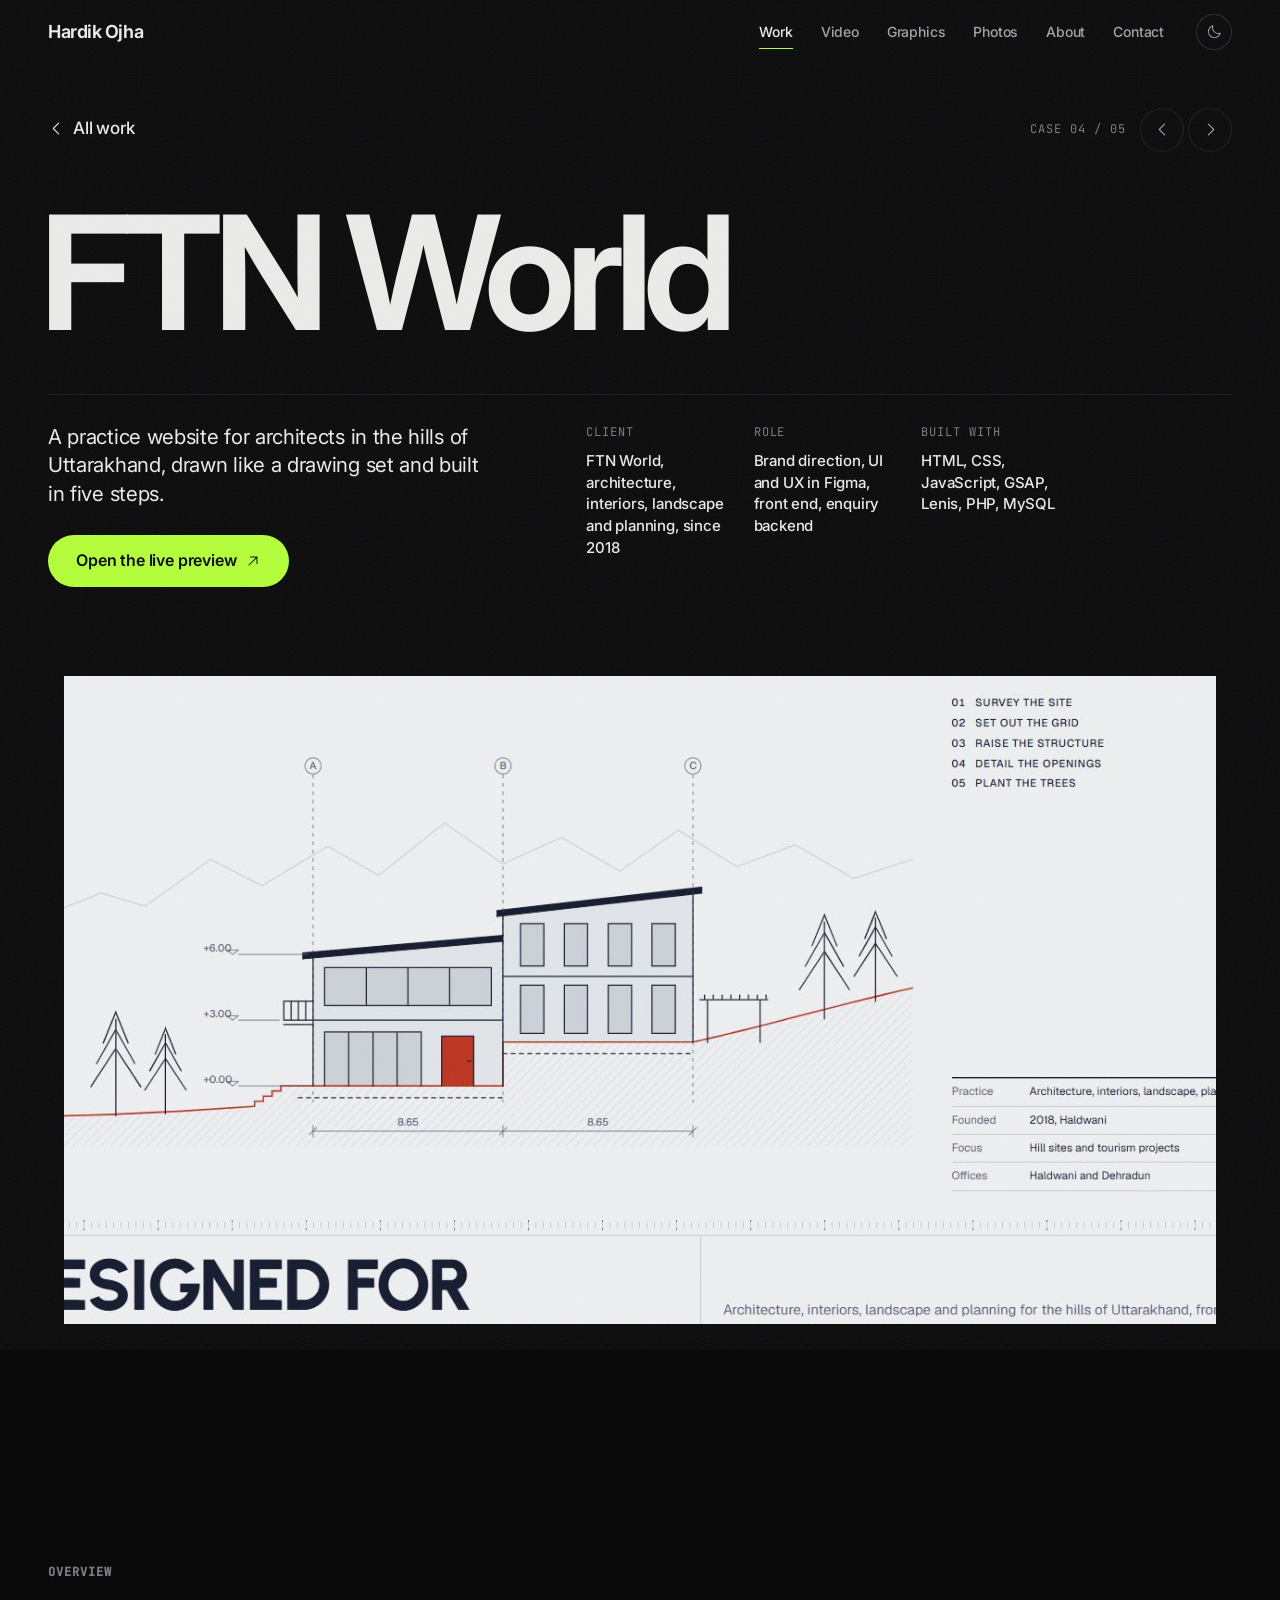
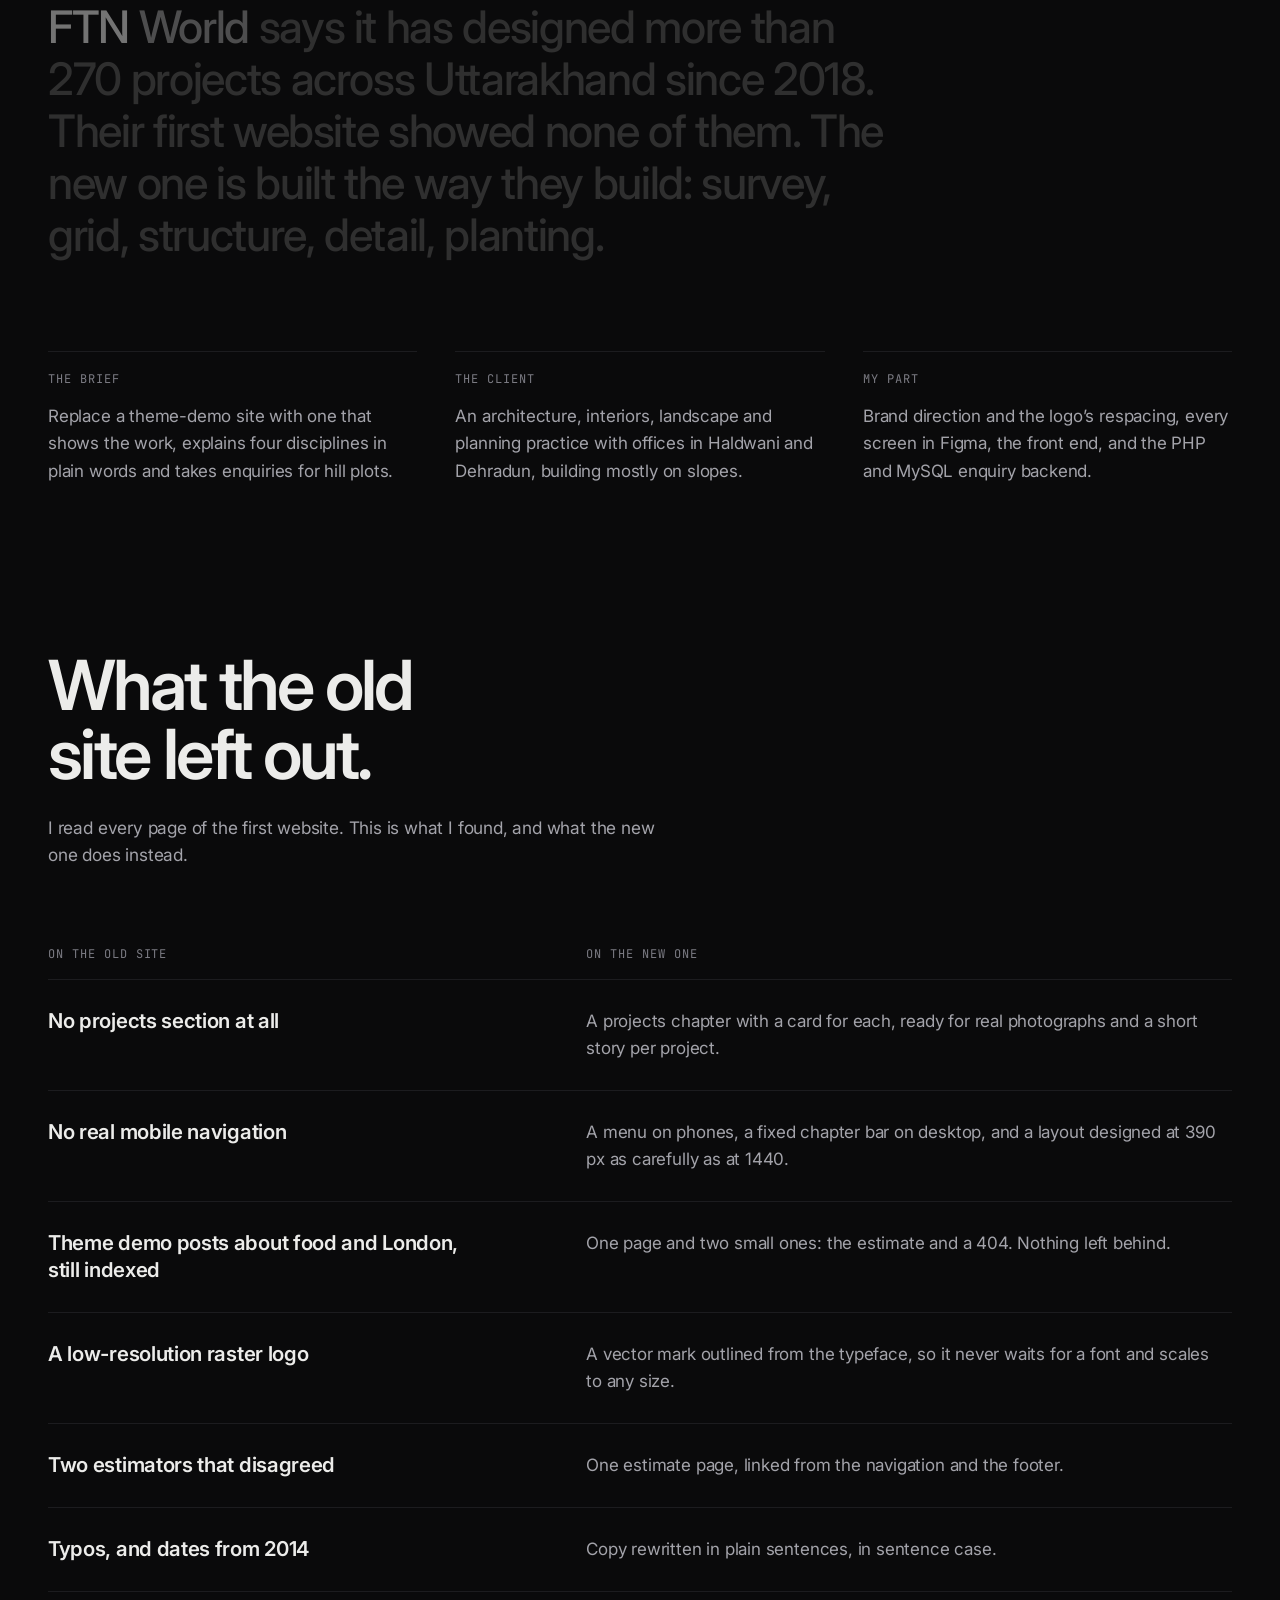
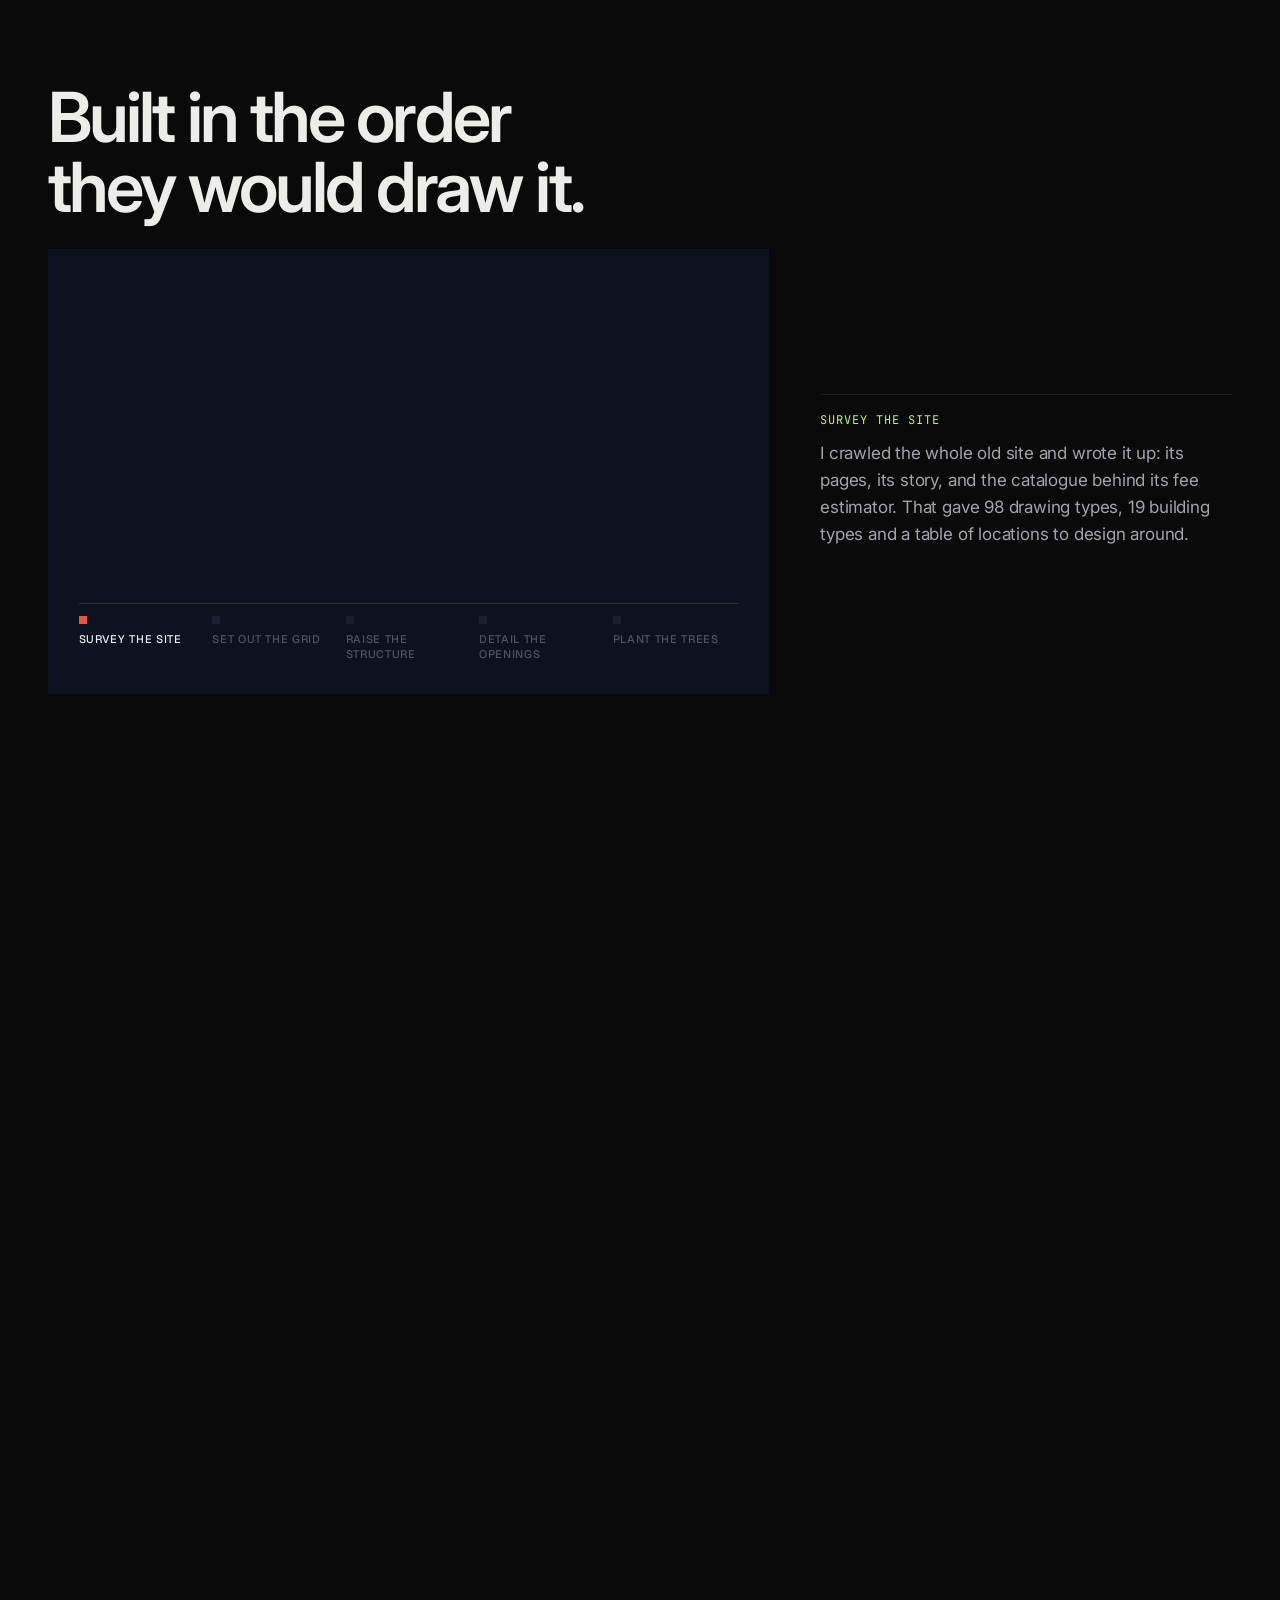
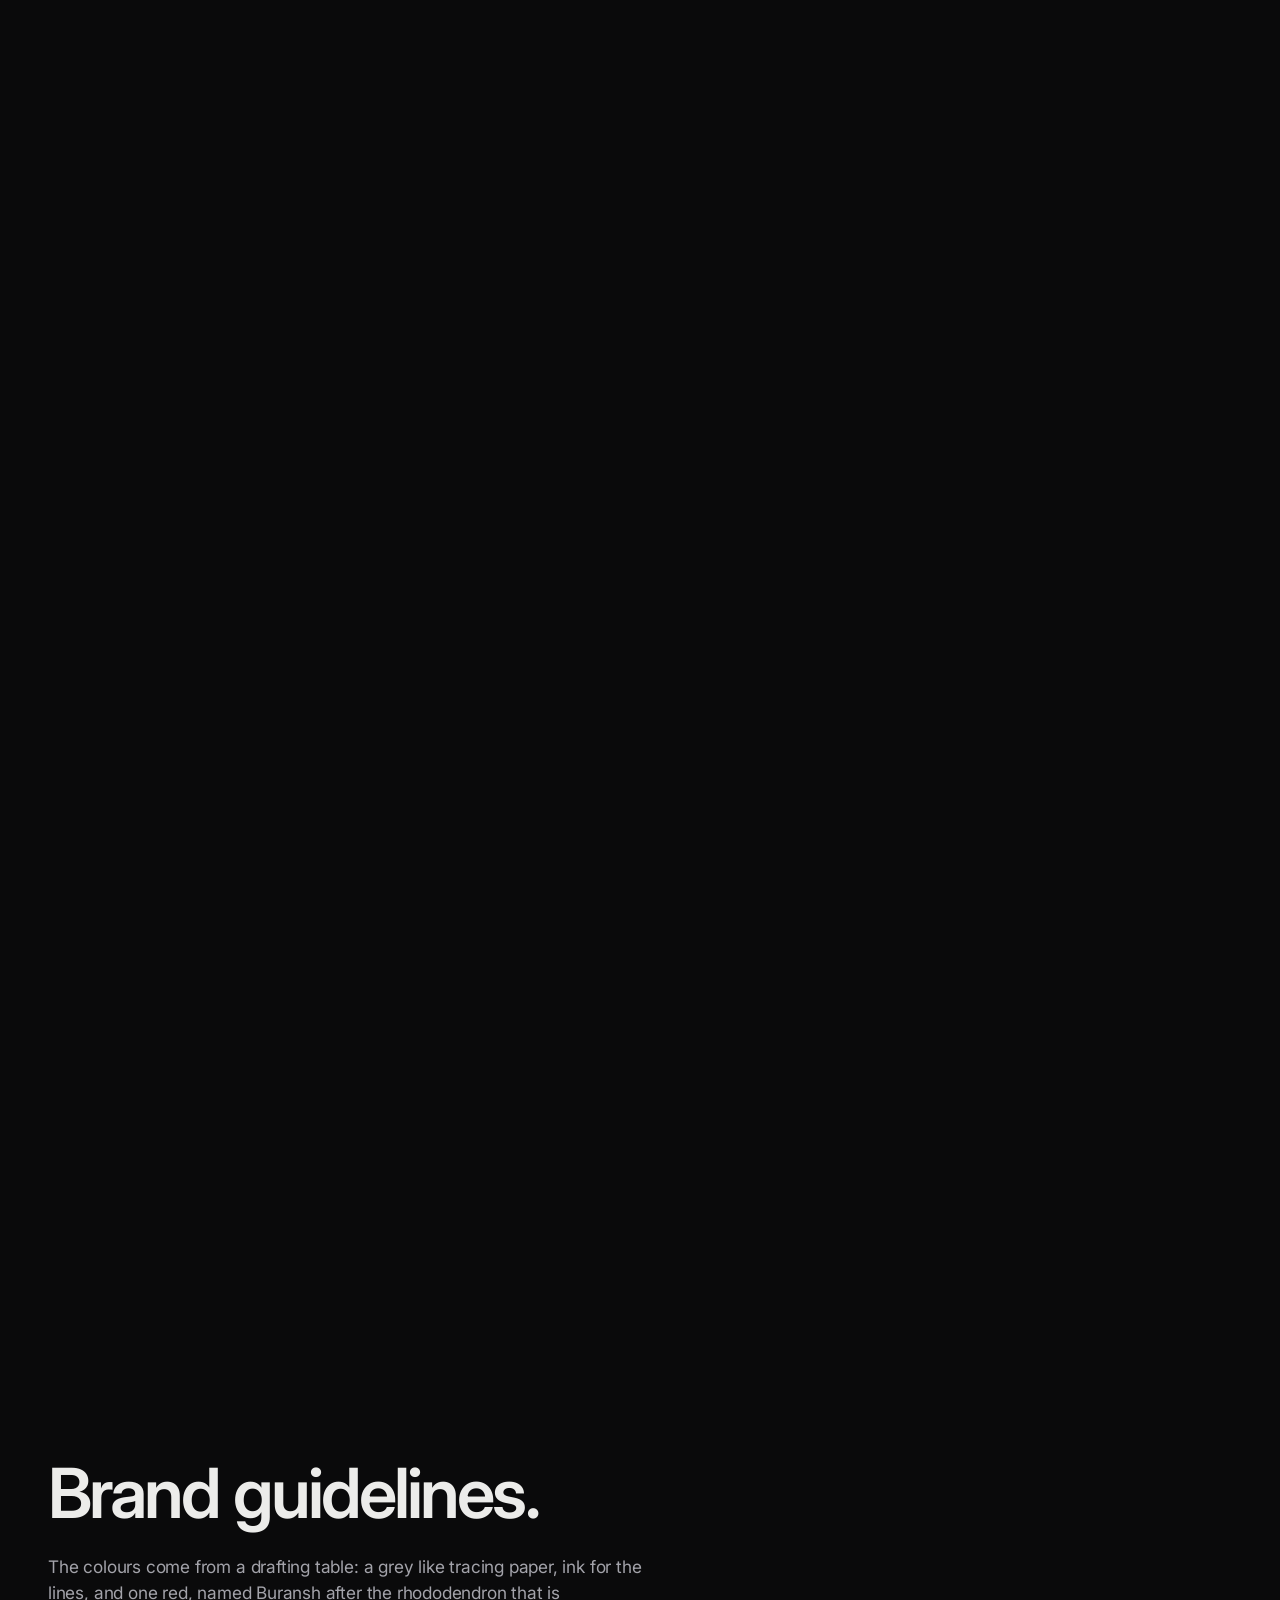
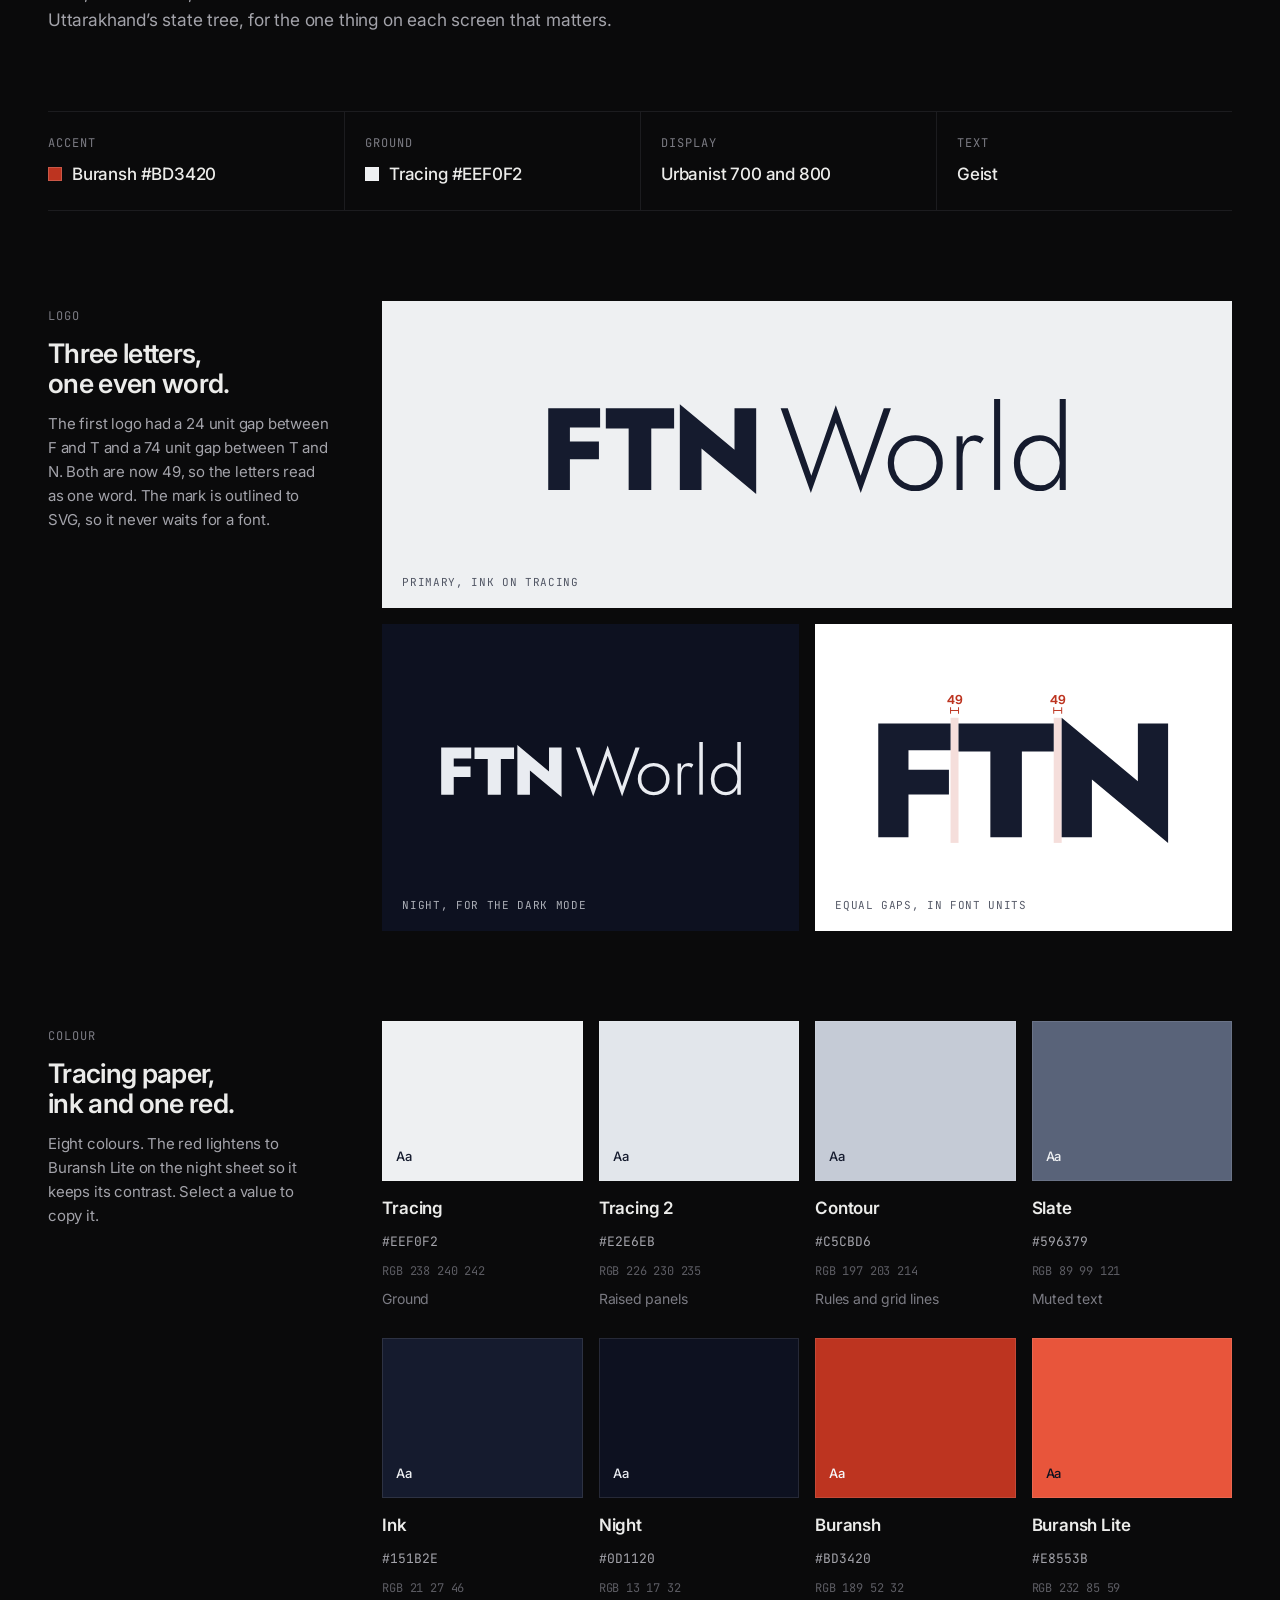
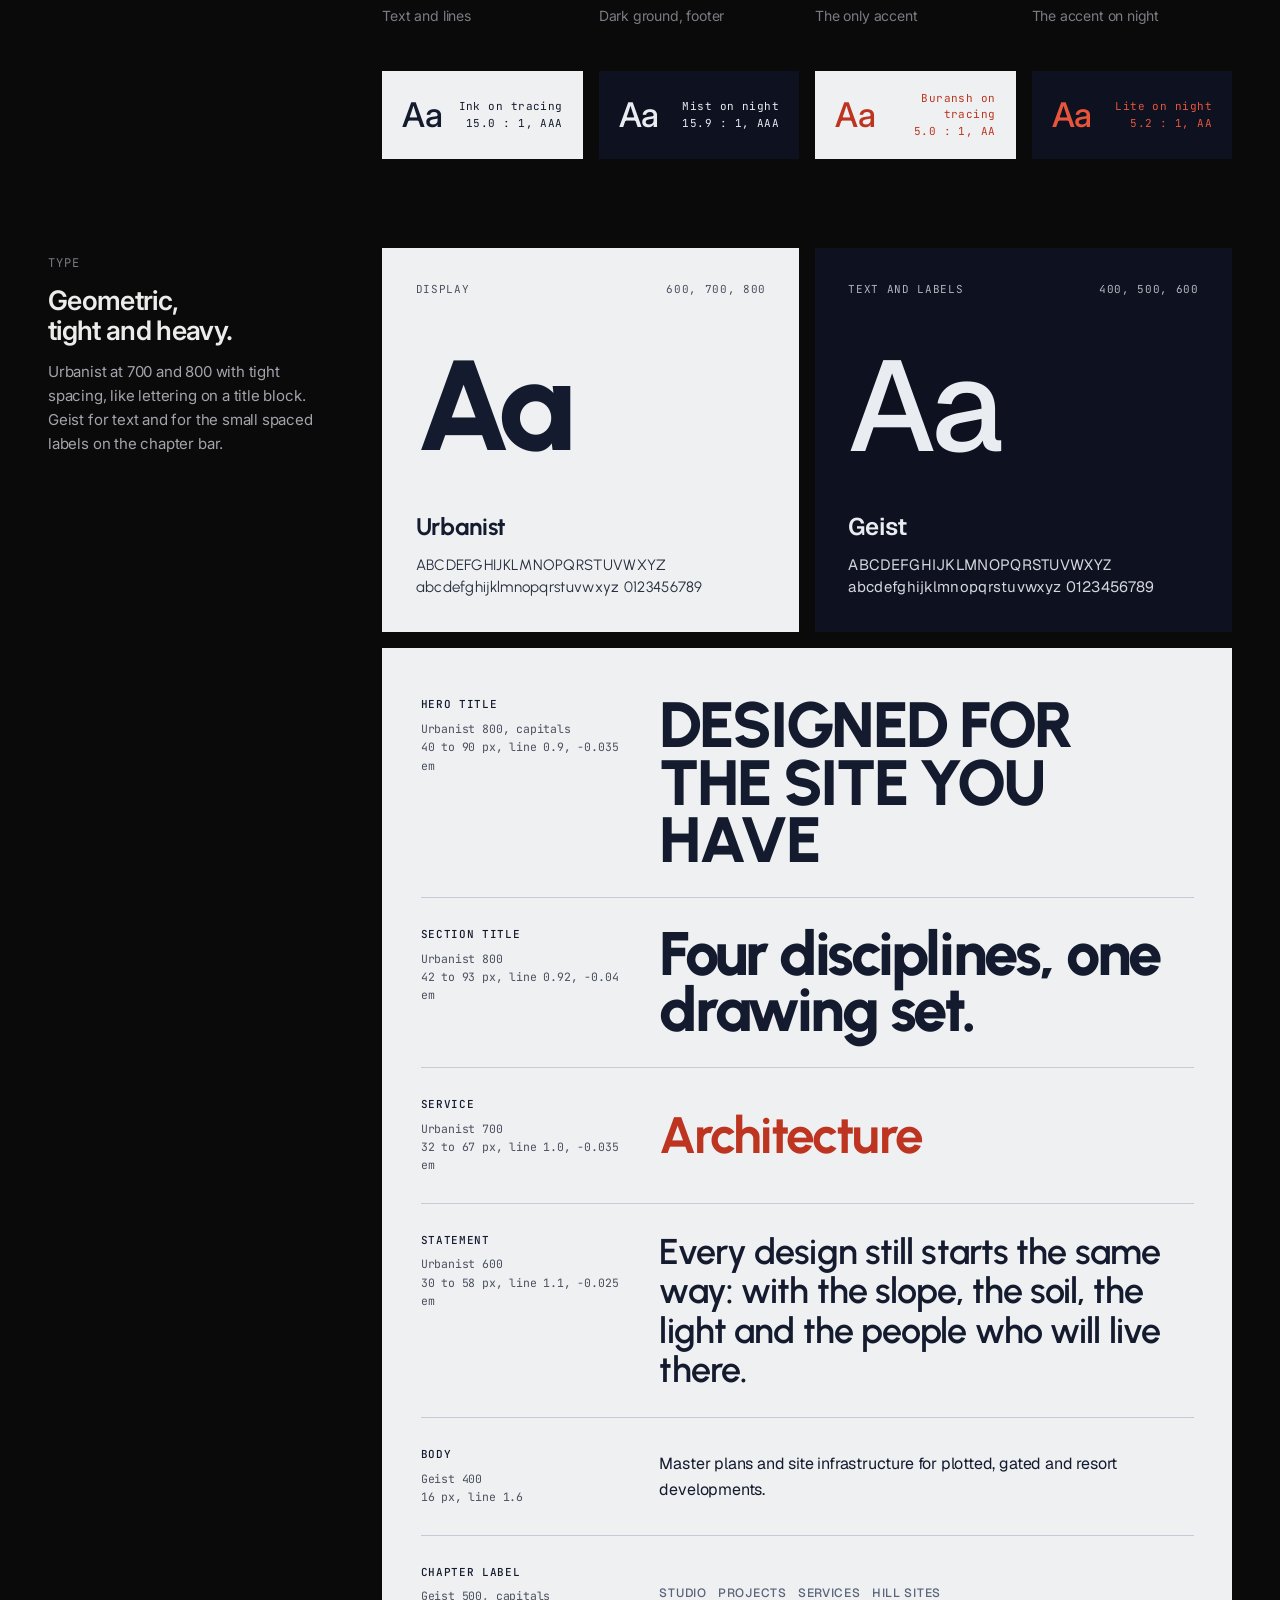
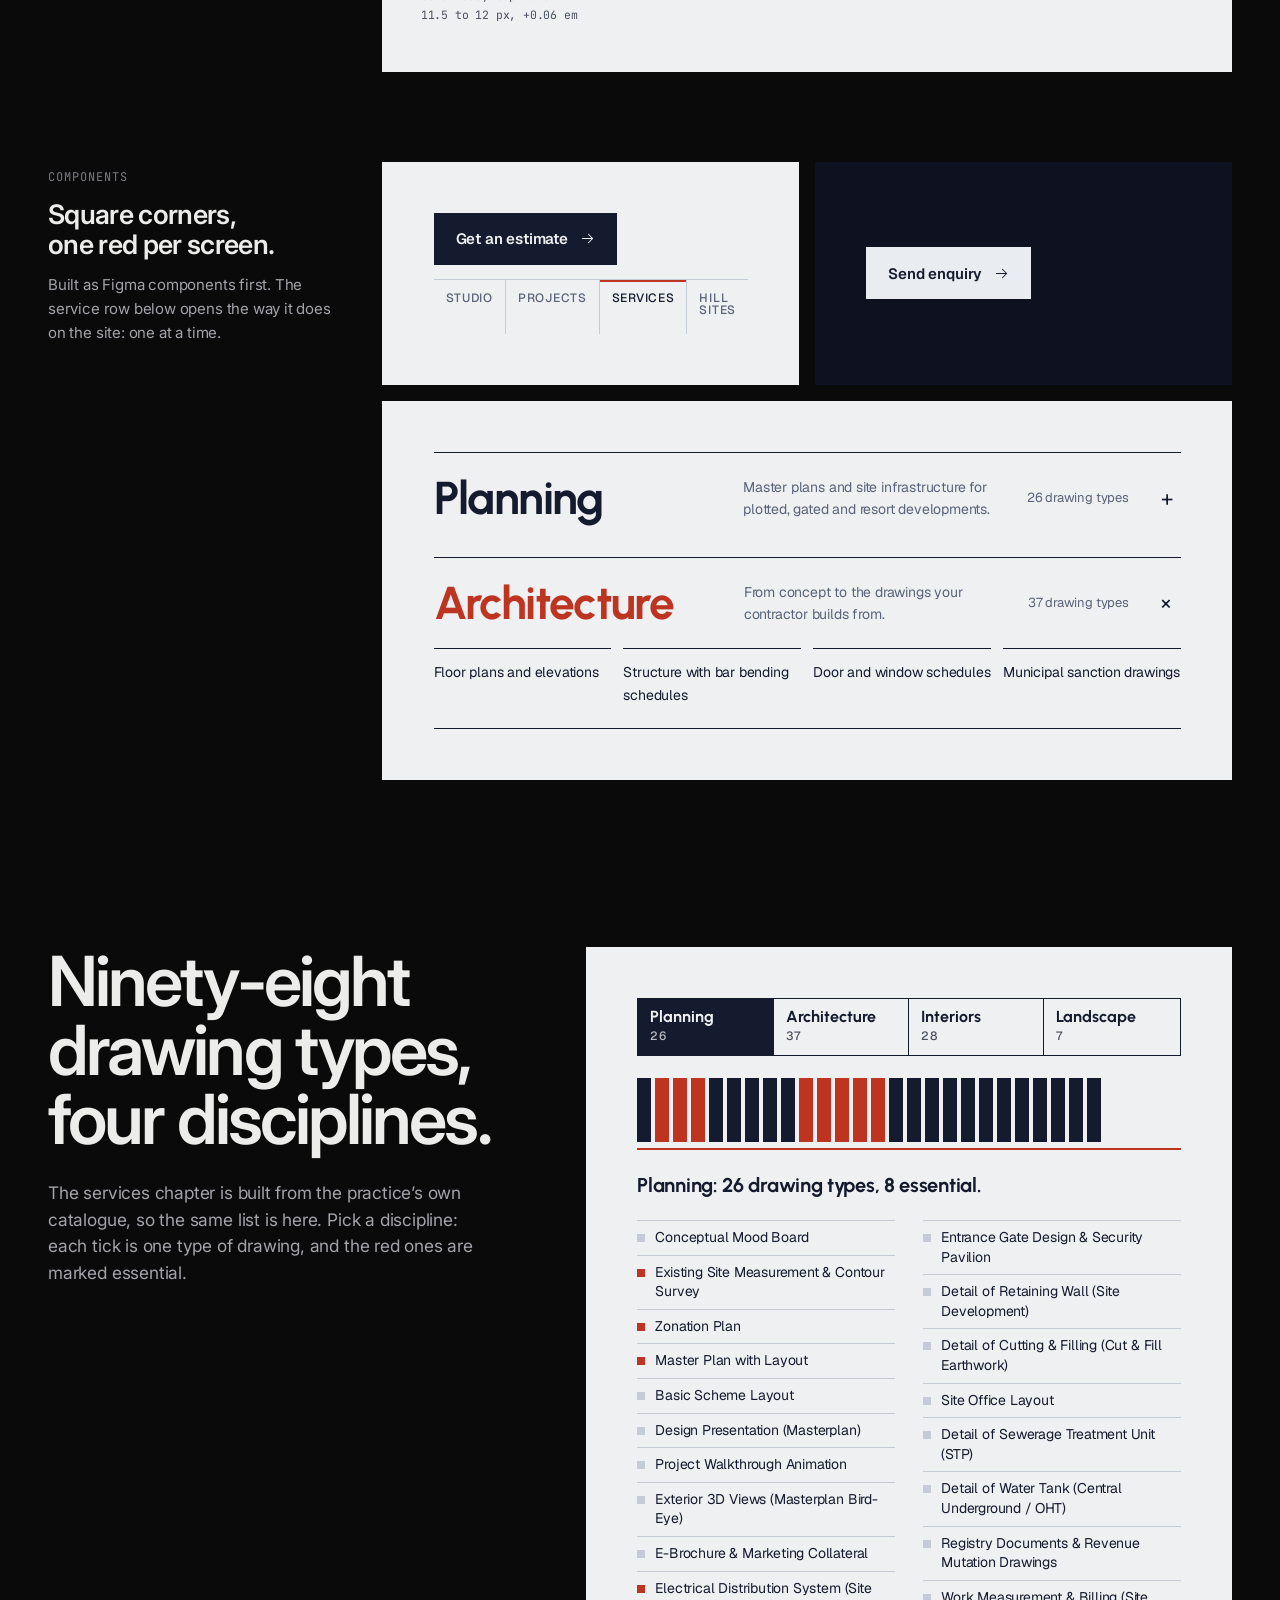
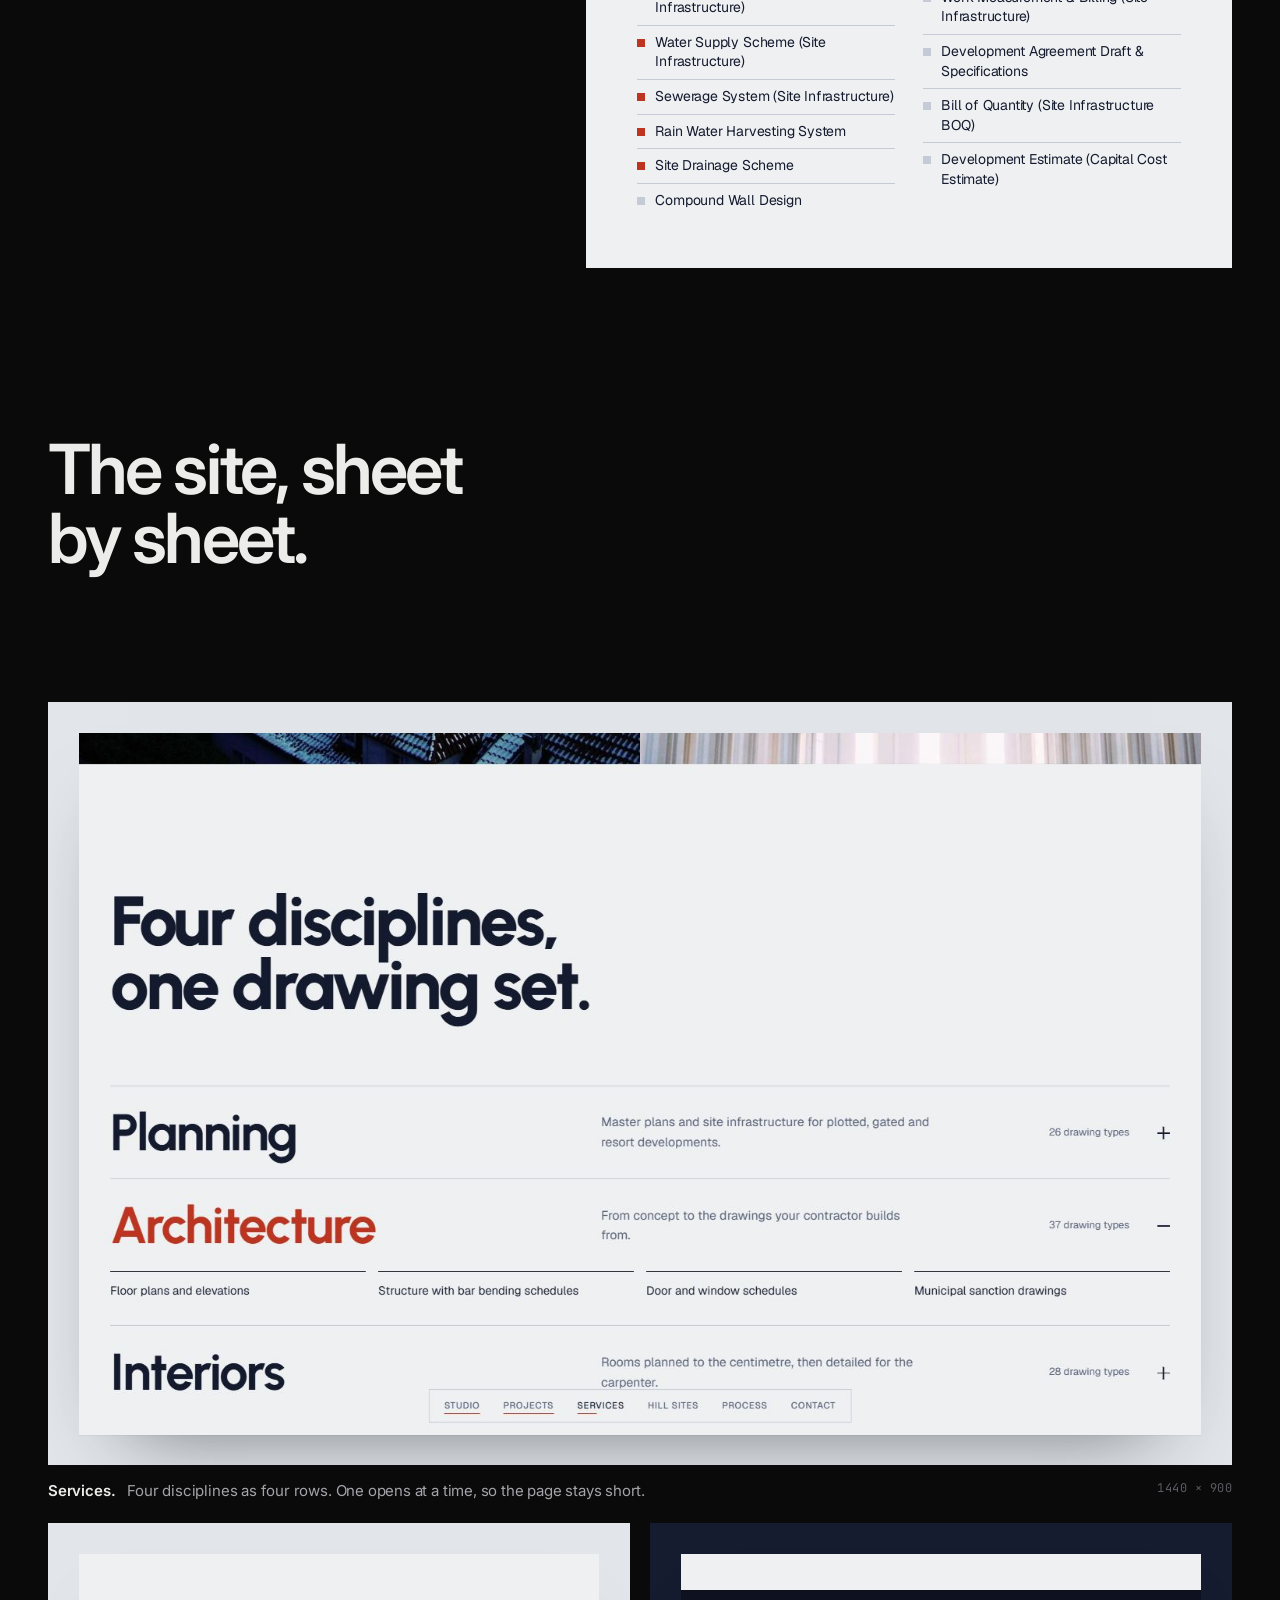
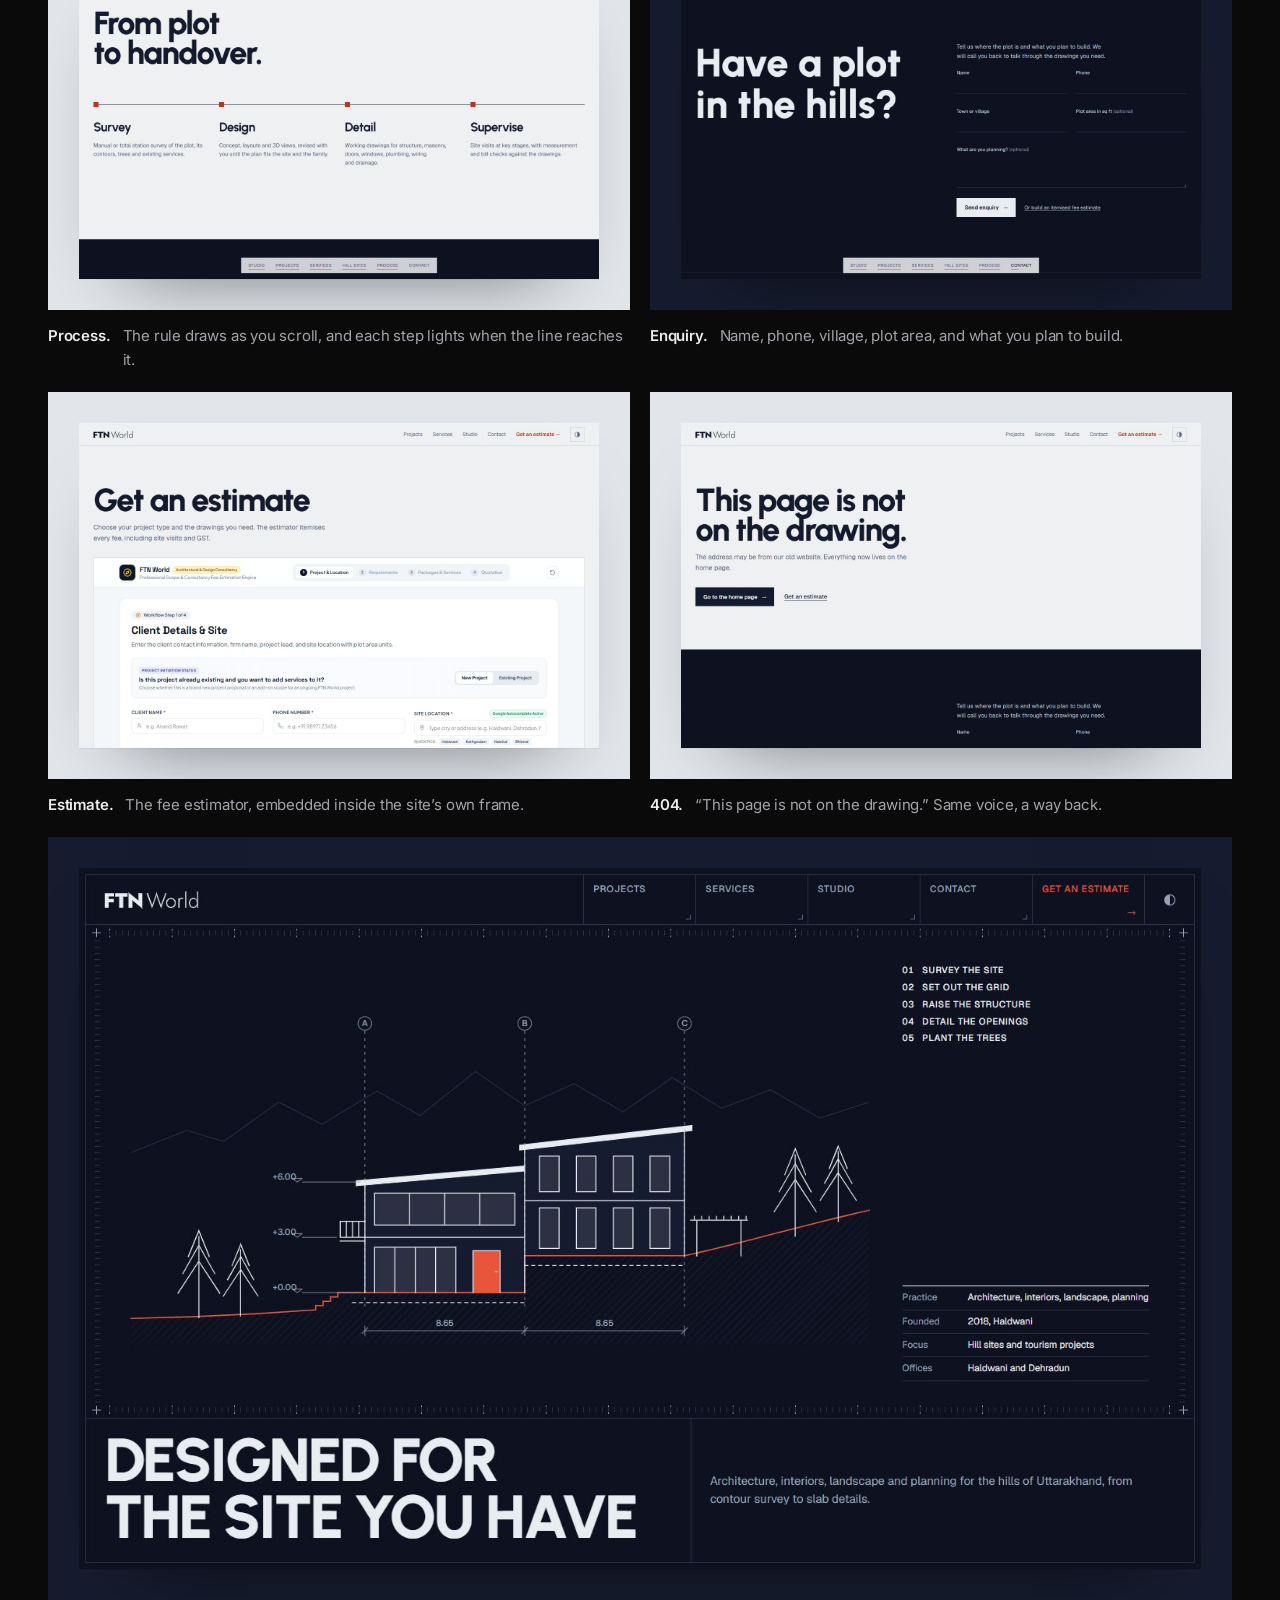
<file: ftn-world.html>
<!DOCTYPE html>
<html lang="en">
<head>
<meta charset="UTF-8">
<meta name="viewport" content="width=device-width, initial-scale=1.0">
<title>FTN World case study - Hardik Ojha</title>
<meta name="description" content="The brand and website for FTN World, an architecture practice in Uttarakhand: built in the order they would draw a building, with the brand guidelines and screens.">
<meta name="theme-color" content="#0a0a0b">
<meta property="og:title" content="FTN World, a case study by Hardik Ojha">
<meta property="og:description" content="A practice website for architects in the hills, drawn like a drawing set and built in five steps.">
<meta property="og:image" content="Assets/case-studies/ftn-world/card.jpg">
<link rel="preload" href="fonts/inter-latin-var.woff2" as="font" type="font/woff2" crossorigin>
<link rel="icon" href="data:image/svg+xml,%3Csvg xmlns=%27http://www.w3.org/2000/svg%27 viewBox=%270 0 32 32%27%3E%3Crect width=%2732%27 height=%2732%27 rx=%276%27 fill=%27%230a0a0b%27/%3E%3Crect x=%277%27 y=%2711%27 width=%2718%27 height=%2710%27 rx=%272%27 fill=%27%232a2a2f%27/%3E%3Crect x=%2715%27 y=%275%27 width=%272.5%27 height=%2722%27 fill=%27%23b4ff39%27/%3E%3C/svg%3E">
<link rel="stylesheet" href="vendor/lenis.css">
<link rel="stylesheet" href="css/main.css">
<link rel="stylesheet" href="css/study.css">
<link rel="stylesheet" href="css/study-ftn.css">
<script>try{var t=localStorage.getItem('ho-theme');if(t==='light')document.documentElement.dataset.theme=t}catch(e){}</script>
</head>
<body class="no-dock">

<a class="skip-link" href="#main">Skip to content</a>
<div class="grain" aria-hidden="true"></div>

<header class="topbar">
  <a class="logo" href="index.html">Hardik Ojha</a>
  <nav class="topnav" aria-label="Primary">
    <a href="index.html#interface" class="is-active">Work</a>
    <a href="index.html#edit">Video</a>
    <a href="graphics.html">Graphics</a>
    <a href="index.html#darkroom">Photos</a>
    <a href="index.html#credits">About</a>
    <a href="index.html#contact">Contact</a>
  </nav>
  <button class="theme-btn" id="themeBtn" type="button" aria-label="Switch to light mode"><span class="ic ic-moon" data-icon="moon"></span><span class="ic ic-sun" data-icon="sun"></span></button>
</header>

<main id="main" class="study study--ftn">

  <!-- Title card -->
  <header class="st-hero wrap">
    <div class="st-hero-top">
      <a class="link-arrow" href="index.html#interface"><span class="ic" data-icon="caret-left"></span> All work</a>
      <nav class="st-series" aria-label="Case studies">
        <span class="st-label">Case 04 / 05</span>
        <a href="the-dale.html" aria-label="Previous case study: The Dale"><span class="ic" data-icon="caret-left"></span></a>
        <a href="evelyn-dew.html" aria-label="Next case study: Evelyn Dew"><span class="ic" data-icon="caret-right"></span></a>
      </nav>
    </div>
    <h1 class="st-title" data-split>FTN World</h1>
    <div class="st-hero-foot">
      <div data-intro>
        <p class="st-sum">A practice website for architects in the hills of Uttarakhand, drawn like a drawing set and built in five steps.</p>
        <div class="st-hero-cta">
          <a class="btn btn--neon" href="https://ojhahardik.github.io/FTN/" target="_blank" rel="noopener noreferrer">Open the live preview <span class="ic" data-icon="arrow-up-right"></span></a>
        </div>
      </div>
      <dl class="st-meta" data-intro style="--d:.5s">
        <div><dt>Client</dt><dd>FTN World, architecture, interiors, landscape and planning, since 2018</dd></div>
        <div><dt>Role</dt><dd>Brand direction, UI and UX in Figma, front end, enquiry backend</dd></div>
        <div><dt>Built with</dt><dd>HTML, CSS, JavaScript, GSAP, Lenis, PHP, MySQL</dd></div>
      </dl>
    </div>
  </header>

  <figure class="st-cover">
    <div class="st-cover-frame">
      <img src="Assets/case-studies/ftn-world/screen-hero.jpg" alt="The FTN World home page: a line drawing of a house stepped into a hillside, a title block and the headline Designed for the site you have" width="1440" height="900" fetchpriority="high">
    </div>
  </figure>

  <!-- Intro -->
  <section class="st-sec wrap" aria-labelledby="intro-h">
    <h2 class="st-label" id="intro-h">Overview</h2>
    <p class="st-statement" data-words style="margin-top:20px">FTN World says it has designed more than 270 projects across Uttarakhand since 2018. Their first website showed none of them. The new one is built the way they build: survey, grid, structure, detail, planting.</p>
    <div class="st-intro-grid">
      <div data-reveal><span class="st-label">The brief</span><p>Replace a theme-demo site with one that shows the work, explains four disciplines in plain words and takes enquiries for hill plots.</p></div>
      <div data-reveal style="--d:.08s"><span class="st-label">The client</span><p>An architecture, interiors, landscape and planning practice with offices in Haldwani and Dehradun, building mostly on slopes.</p></div>
      <div data-reveal style="--d:.16s"><span class="st-label">My part</span><p>Brand direction and the logo&rsquo;s respacing, every screen in Figma, the front end, and the PHP and MySQL enquiry backend.</p></div>
    </div>
  </section>

  <!-- The old site -->
  <section class="st-sec wrap" aria-labelledby="old-h">
    <div class="st-head">
      <h2 class="st-h2" id="old-h" data-split>What the old site left out.</h2>
      <p class="st-lede" data-reveal>I read every page of the first website. This is what I found, and what the new one does instead.</p>
    </div>
    <div class="gaps-head st-label" aria-hidden="true"><span>On the old site</span><span>On the new one</span></div>
    <ul class="gaps">
      <li data-reveal><p class="gap-old">No projects section at all</p><p class="gap-new">A projects chapter with a card for each, ready for real photographs and a short story per project.</p></li>
      <li data-reveal><p class="gap-old">No real mobile navigation</p><p class="gap-new">A menu on phones, a fixed chapter bar on desktop, and a layout designed at 390 px as carefully as at 1440.</p></li>
      <li data-reveal><p class="gap-old">Theme demo posts about food and London, still indexed</p><p class="gap-new">One page and two small ones: the estimate and a 404. Nothing left behind.</p></li>
      <li data-reveal><p class="gap-old">A low-resolution raster logo</p><p class="gap-new">A vector mark outlined from the typeface, so it never waits for a font and scales to any size.</p></li>
      <li data-reveal><p class="gap-old">Two estimators that disagreed</p><p class="gap-new">One estimate page, linked from the navigation and the footer.</p></li>
      <li data-reveal><p class="gap-old">Typos, and dates from 2014</p><p class="gap-new">Copy rewritten in plain sentences, in sentence case.</p></li>
    </ul>
  </section>

  <!-- The build in five steps -->
  <section class="st-sec draw" aria-labelledby="draw-h">
    <div class="wrap st-head">
      <h2 class="st-h2" id="draw-h" data-split>Built in the order they would draw it.</h2>
    </div>
    <div class="wrap draw-pin">
      <div class="draw-sheet plate">
        <svg class="f-elev" viewBox="0 0 1200 560" role="img" aria-labelledby="elevTitle">
                <title id="elevTitle">Line drawing of a two-level house stepped into a hillside, with deodar trees and mountains behind</title>
                <defs>
                    <pattern id="hatch" width="9" height="9" patternUnits="userSpaceOnUse" patternTransform="rotate(45)">
                        <line x1="0" y1="0" x2="0" y2="9" class="hatch-line"/>
                    </pattern>
                </defs>

                <g class="fills" data-fills>
                    <path class="fl-earth" d="M0 520 C110 518 220 512 300 506 V499 H312 V492 H324 V485 H336 V478 H640 V418 H900 C985 400 1085 370 1200 344 V560 H0 Z"/>
                    <polygon class="fl-wall" points="380,478 380,303 640,281 640,478"/>
                    <polygon class="fl-wall" points="640,418 640,245 900,215 900,418"/>
                    <polygon class="fl-roof" points="366,296 640,272 640,280 366,304"/>
                    <polygon class="fl-roof" points="632,238 912,206 912,214 632,246"/>
                    <rect class="fl-glass" x="396" y="404" width="132" height="74"/>
                    <rect class="fl-glass" x="396" y="316" width="228" height="52"/>
                                            <rect class="fl-glass" x="664" y="340" width="32" height="66"/>
                        <rect class="fl-glass" x="664" y="256" width="32" height="58"/>
                                            <rect class="fl-glass" x="724" y="340" width="32" height="66"/>
                        <rect class="fl-glass" x="724" y="256" width="32" height="58"/>
                                            <rect class="fl-glass" x="784" y="340" width="32" height="66"/>
                        <rect class="fl-glass" x="784" y="256" width="32" height="58"/>
                                            <rect class="fl-glass" x="844" y="340" width="32" height="66"/>
                        <rect class="fl-glass" x="844" y="256" width="32" height="58"/>
                                        <rect class="fl-door" x="556" y="410" width="44" height="68"/>
                </g>

                <g class="lines">
                    <g data-step="0">
                        <polyline class="ln ln-faint" points="0,250 90,214 150,232 240,168 310,204 400,150 470,190 560,118 640,174 720,138 800,184 880,128 960,178 1040,148 1120,194 1200,168"/>
                        <path class="ln ln-ground" d="M0 520 C110 518 220 512 300 506 V499 H312 V492 H324 V485 H336 V478 H640 V418 H900 C985 400 1085 370 1200 344"/>
                    </g>
                    <g data-step="1">
                        <path class="ln ln-dim ln-dash" d="M380 52 V500 M640 52 V500 M900 52 V500"/>
                        <circle class="ln ln-dim" cx="380" cy="40" r="11"/>
                        <circle class="ln ln-dim" cx="640" cy="40" r="11"/>
                        <circle class="ln ln-dim" cx="900" cy="40" r="11"/>
                        <path class="ln ln-dim" d="M380 540 H900 M380 532 V548 M640 532 V548 M900 532 V548 M375 545 L385 535 M635 545 L645 535 M895 545 L905 535"/>
                        <path class="ln ln-dash" d="M360 494 H640 M640 434 H900"/>
                    </g>
                    <g data-step="2">
                        <path class="ln" d="M380 478 V303 M640 478 V245 M900 418 V215 M380 388 H640 M640 328 H900"/>
                        <path class="ln" d="M366 304 L640 280 M366 296 L640 272 M366 296 V304 M632 246 L912 214 M632 238 L912 206 M912 206 V214 M632 238 V246"/>
                    </g>
                    <g data-step="3">
                        <path class="ln" d="M396 404 H528 V478 M396 404 V478 M429 404 V478 M462 404 V478 M495 404 V478"/>
                        <path class="ln" d="M396 316 H624 V368 H396 Z M453 316 V368 M510 316 V368 M567 316 V368"/>
                        <path class="ln" d="M556 478 V410 H600 V478 M592 444 H596"/>
                        <path class="ln" d="M340 388 H380 M340 394 H380 M340 388 V362 H380 M350 388 V362 M360 388 V362 M370 388 V362"/>
                                                    <path class="ln" d="M664 340 h32 v66 h-32 Z M664 256 h32 v58 h-32 Z"/>
                                                    <path class="ln" d="M724 340 h32 v66 h-32 Z M724 256 h32 v58 h-32 Z"/>
                                                    <path class="ln" d="M784 340 h32 v66 h-32 Z M784 256 h32 v58 h-32 Z"/>
                                                    <path class="ln" d="M844 340 h32 v66 h-32 Z M844 256 h32 v58 h-32 Z"/>
                                                <path class="ln" d="M920 418 V360 M992 418 V360 M910 360 H1002 M916 354 V360 M928 354 V360 M940 354 V360 M952 354 V360 M964 354 V360 M976 354 V360 M988 354 V360 M1000 354 V360"/>
                    </g>
                    <g data-step="4">
                        <path class="ln" d="M110 519 V387 M76 479 L110 427 L144 479 M84 447 L110 401 L136 447 M93 419 L110 377 L127 419"/>
                        <path class="ln" d="M178 516 V407.8 M150.1 483.2 L178 440.6 L205.9 483.2 M156.7 457 L178 419.2 L199.3 457 M164.1 434 L178 399.6 L191.9 434"/>
                        <path class="ln" d="M1080 386 V254 M1046 346 L1080 294 L1114 346 M1054 314 L1080 268 L1106 314 M1063 286 L1080 244 L1097 286"/>
                        <path class="ln" d="M1150 362 V248.5 M1120.8 327.6 L1150 282.9 L1179.2 327.6 M1127.6 300.1 L1150 260.5 L1172.4 300.1 M1135.4 276 L1150 239.9 L1164.6 276"/>
                        <path class="ln ln-dim" d="M262 472 L270 478 L278 472 Z M262 382 L270 388 L278 382 Z M262 292 L270 298 L278 292 Z M278 478 H372 M278 388 H334 M278 298 H372"/>
                    </g>
                </g>

                <g class="labels" data-labels>
                    <text x="380" y="44" class="lb lb-c">A</text>
                    <text x="640" y="44" class="lb lb-c">B</text>
                    <text x="900" y="44" class="lb lb-c">C</text>
                    <text x="230" y="474" class="lb">+0.00</text>
                    <text x="230" y="384" class="lb">+3.00</text>
                    <text x="230" y="294" class="lb">+6.00</text>
                    <text x="510" y="532" class="lb lb-c">8.65</text>
                    <text x="770" y="532" class="lb lb-c">8.65</text>
                </g>
            </svg>
        <ol class="draw-log" id="drawLog" aria-hidden="true">
          <li>Survey the site</li>
          <li>Set out the grid</li>
          <li>Raise the structure</li>
          <li>Detail the openings</li>
          <li>Plant the trees</li>
        </ol>
      </div>
      <div class="draw-steps">
        <article class="draw-step is-on">
          <p class="st-label">Survey the site</p>
          <p>I crawled the whole old site and wrote it up: its pages, its story, and the catalogue behind its fee estimator. That gave 98 drawing types, 19 building types and a table of locations to design around.</p>
        </article>
        <article class="draw-step">
          <p class="st-label">Set out the grid</p>
          <p>Before any page, a brand sheet. Type, colour, square corners and one red were settled, and the logo was respaced so F, T and N sit an equal distance apart.</p>
        </article>
        <article class="draw-step">
          <p class="st-label">Raise the structure</p>
          <p>One long page in chapters: studio, projects, services, hill sites, process, contact. A chapter bar replaces the top bar once you are past the hero, so there is only ever one navigation on screen.</p>
        </article>
        <article class="draw-step">
          <p class="st-label">Detail the openings</p>
          <p>Every part became a Figma component first: navigation cells, buttons, service rows open and closed, process steps, form fields in four states. Edits in Figma were read back into the code, so the two stayed the same drawing.</p>
        </article>
        <article class="draw-step">
          <p class="st-label">Plant the trees</p>
          <p>Light and dark modes, spacing that scales with the screen, a pass from 320 to 1920 px, and a still page for anyone who asks for less motion. Then a public preview, with the backend kept out.</p>
        </article>
      </div>
    </div>
  </section>

  <!-- Brand guidelines -->
  <section class="st-sec wrap" aria-labelledby="guide-h">
    <div class="st-head">
      <h2 class="st-h2" id="guide-h" data-split>Brand guidelines.</h2>
      <p class="st-lede" data-reveal>The colours come from a drafting table: a grey like tracing paper, ink for the lines, and one red, named Buransh after the rhododendron that is Uttarakhand&rsquo;s state tree, for the one thing on each screen that matters.</p>
    </div>

    <dl class="gd-quick" data-reveal>
      <div><dt>Accent</dt><dd><i class="gd-dot" style="--c:#bd3420"></i>Buransh #BD3420</dd></div>
      <div><dt>Ground</dt><dd><i class="gd-dot" style="--c:#eef0f2"></i>Tracing #EEF0F2</dd></div>
      <div><dt>Display</dt><dd>Urbanist 700 and 800</dd></div>
      <div><dt>Text</dt><dd>Geist</dd></div>
    </dl>

    <div class="gd-block">
      <div class="gd-side">
        <span class="st-label">Logo</span>
        <h3 class="st-h3">Three letters, one even word.</h3>
        <p>The first logo had a 24 unit gap between F and T and a 74 unit gap between T and N. Both are now 49, so the letters read as one word. The mark is outlined to SVG, so it never waits for a font.</p>
      </div>
      <div class="gd-main gd-logos">
        <figure class="gd-logo gd-logo--wide plate" style="--pb:#eef0f2;--pi:#151b2e" data-reveal><span class="f-logo-word" role="img" aria-label="FTN World logo in ink on tracing paper grey"></span><figcaption>Primary, ink on tracing</figcaption></figure>
        <figure class="gd-logo plate" style="--pb:#0d1120;--pi:#e9ecf1" data-reveal><span class="f-logo-word" style="width:min(86%,300px)" role="img" aria-label="FTN World logo in mist on night"></span><figcaption>Night, for the dark mode</figcaption></figure>
        <figure class="gd-logo plate" style="--pb:#ffffff;--pi:#151b2e;--d:.06s" data-reveal>
          <svg class="f-gap" viewBox="-20 -900 1824 960" role="img" aria-label="The letters F T N with two equal gaps of 49 units marked in red">
            <rect class="gp" x="445" y="-735" width="49" height="770"/>
            <rect class="gp" x="1080" y="-735" width="49" height="770"/>
            <path class="mk" d="M0 -700H445V-535H186V-416H435V-263H186V0H0Z"/>
            <path class="mk" d="M494 -527H690V0H884V-527H1080V-700H494Z"/>
            <path class="mk" d="M1598 -700V-344L1129 -735V0H1315V-356L1784 35V-700Z"/>
            <path class="gl" d="M445 -800V-760M494 -800V-760M445 -780H494M1080 -800V-760M1129 -800V-760M1080 -780H1129"/>
            <text x="469.5" y="-820">49</text><text x="1104.5" y="-820">49</text>
          </svg>
          <figcaption>Equal gaps, in font units</figcaption>
        </figure>
      </div>
    </div>

    <div class="gd-block">
      <div class="gd-side">
        <span class="st-label">Colour</span>
        <h3 class="st-h3">Tracing paper, ink and one red.</h3>
        <p>Eight colours. The red lightens to Buransh Lite on the night sheet so it keeps its contrast. Select a value to copy it.</p>
      </div>
      <div class="gd-main">
        <ul class="gd-swatches" style="--n:4">
          <li class="gd-sw" data-reveal><span class="gd-chip" style="--c:#eef0f2;--k:#151b2e">Aa</span><span class="gd-sw-info"><span class="gd-sw-name">Tracing</span><button class="gd-hex" type="button" data-copy="#EEF0F2" aria-label="Copy #EEF0F2"><span class="gd-hex-t">#EEF0F2</span><span class="ic" data-icon="copy"></span></button><span class="gd-rgb">RGB 238 240 242</span><span class="gd-use">Ground</span></span></li>
          <li class="gd-sw" data-reveal style="--d:.04s"><span class="gd-chip" style="--c:#e2e6eb;--k:#151b2e">Aa</span><span class="gd-sw-info"><span class="gd-sw-name">Tracing 2</span><button class="gd-hex" type="button" data-copy="#E2E6EB" aria-label="Copy #E2E6EB"><span class="gd-hex-t">#E2E6EB</span><span class="ic" data-icon="copy"></span></button><span class="gd-rgb">RGB 226 230 235</span><span class="gd-use">Raised panels</span></span></li>
          <li class="gd-sw" data-reveal style="--d:.08s"><span class="gd-chip" style="--c:#c5cbd6;--k:#151b2e">Aa</span><span class="gd-sw-info"><span class="gd-sw-name">Contour</span><button class="gd-hex" type="button" data-copy="#C5CBD6" aria-label="Copy #C5CBD6"><span class="gd-hex-t">#C5CBD6</span><span class="ic" data-icon="copy"></span></button><span class="gd-rgb">RGB 197 203 214</span><span class="gd-use">Rules and grid lines</span></span></li>
          <li class="gd-sw" data-reveal style="--d:.12s"><span class="gd-chip" style="--c:#596379;--k:#eef0f2">Aa</span><span class="gd-sw-info"><span class="gd-sw-name">Slate</span><button class="gd-hex" type="button" data-copy="#596379" aria-label="Copy #596379"><span class="gd-hex-t">#596379</span><span class="ic" data-icon="copy"></span></button><span class="gd-rgb">RGB 89 99 121</span><span class="gd-use">Muted text</span></span></li>
          <li class="gd-sw" data-reveal><span class="gd-chip" style="--c:#151b2e;--k:#eef0f2">Aa</span><span class="gd-sw-info"><span class="gd-sw-name">Ink</span><button class="gd-hex" type="button" data-copy="#151B2E" aria-label="Copy #151B2E"><span class="gd-hex-t">#151B2E</span><span class="ic" data-icon="copy"></span></button><span class="gd-rgb">RGB 21 27 46</span><span class="gd-use">Text and lines</span></span></li>
          <li class="gd-sw" data-reveal style="--d:.04s"><span class="gd-chip" style="--c:#0d1120;--k:#e9ecf1">Aa</span><span class="gd-sw-info"><span class="gd-sw-name">Night</span><button class="gd-hex" type="button" data-copy="#0D1120" aria-label="Copy #0D1120"><span class="gd-hex-t">#0D1120</span><span class="ic" data-icon="copy"></span></button><span class="gd-rgb">RGB 13 17 32</span><span class="gd-use">Dark ground, footer</span></span></li>
          <li class="gd-sw" data-reveal style="--d:.08s"><span class="gd-chip" style="--c:#bd3420;--k:#f7f8fa">Aa</span><span class="gd-sw-info"><span class="gd-sw-name">Buransh</span><button class="gd-hex" type="button" data-copy="#BD3420" aria-label="Copy #BD3420"><span class="gd-hex-t">#BD3420</span><span class="ic" data-icon="copy"></span></button><span class="gd-rgb">RGB 189 52 32</span><span class="gd-use">The only accent</span></span></li>
          <li class="gd-sw" data-reveal style="--d:.12s"><span class="gd-chip" style="--c:#e8553b;--k:#0d1120">Aa</span><span class="gd-sw-info"><span class="gd-sw-name">Buransh Lite</span><button class="gd-hex" type="button" data-copy="#E8553B" aria-label="Copy #E8553B"><span class="gd-hex-t">#E8553B</span><span class="ic" data-icon="copy"></span></button><span class="gd-rgb">RGB 232 85 59</span><span class="gd-use">The accent on night</span></span></li>
        </ul>
        <div class="gd-pairs" data-reveal>
          <p class="gd-pair plate" style="--pb:#eef0f2;--pi:#151b2e"><b>Aa</b><span>Ink on tracing<br>15.0 : 1, AAA</span></p>
          <p class="gd-pair plate" style="--pb:#0d1120;--pi:#e9ecf1"><b>Aa</b><span>Mist on night<br>15.9 : 1, AAA</span></p>
          <p class="gd-pair plate" style="--pb:#eef0f2;--pi:#bd3420"><b>Aa</b><span>Buransh on tracing<br>5.0 : 1, AA</span></p>
          <p class="gd-pair plate" style="--pb:#0d1120;--pi:#e8553b"><b>Aa</b><span>Lite on night<br>5.2 : 1, AA</span></p>
        </div>
      </div>
    </div>

    <div class="gd-block">
      <div class="gd-side">
        <span class="st-label">Type</span>
        <h3 class="st-h3">Geometric, tight and heavy.</h3>
        <p>Urbanist at 700 and 800 with tight spacing, like lettering on a title block. Geist for text and for the small spaced labels on the chapter bar.</p>
      </div>
      <div class="gd-main">
        <div class="gd-faces">
          <div class="gd-face plate" style="--pb:#eef0f2;--pi:#151b2e" data-reveal>
            <p class="gd-face-top"><span>Display</span><span>600, 700, 800</span></p>
            <p class="gd-aa f-display" style="font-weight:800;letter-spacing:-.05em" aria-hidden="true">Aa</p>
            <div>
              <p class="gd-face-name f-display" style="font-weight:700">Urbanist</p>
              <p class="gd-glyphs f-display" aria-hidden="true">ABCDEFGHIJKLMNOPQRSTUVWXYZ abcdefghijklmnopqrstuvwxyz 0123456789</p>
            </div>
          </div>
          <div class="gd-face plate" style="--pb:#0d1120;--pi:#e9ecf1;--d:.06s" data-reveal>
            <p class="gd-face-top"><span>Text and labels</span><span>400, 500, 600</span></p>
            <p class="gd-aa f-text" style="font-weight:500;letter-spacing:-.04em" aria-hidden="true">Aa</p>
            <div>
              <p class="gd-face-name f-text" style="font-weight:600">Geist</p>
              <p class="gd-glyphs f-text" aria-hidden="true">ABCDEFGHIJKLMNOPQRSTUVWXYZ abcdefghijklmnopqrstuvwxyz 0123456789</p>
            </div>
          </div>
        </div>
        <div class="gd-scale plate" style="--pb:#eef0f2;--pi:#151b2e;--pl:#c5cbd6" data-reveal>
          <div class="gd-row"><span class="gd-role">Hero title</span><span class="gd-sample f-display" style="font-size:clamp(38px,5vw,76px);line-height:.9;font-weight:800;letter-spacing:-.035em;text-transform:uppercase">Designed for the site you have</span><span class="gd-spec">Urbanist 800, capitals<br>40 to 90 px, line 0.9, &minus;0.035 em</span></div>
          <div class="gd-row"><span class="gd-role">Section title</span><span class="gd-sample f-display" style="font-size:clamp(36px,4.8vw,72px);line-height:.92;font-weight:800;letter-spacing:-.04em">Four disciplines, one drawing set.</span><span class="gd-spec">Urbanist 800<br>42 to 93 px, line 0.92, &minus;0.04 em</span></div>
          <div class="gd-row"><span class="gd-role">Service</span><span class="gd-sample f-display" style="font-size:clamp(30px,4vw,60px);line-height:1;font-weight:700;letter-spacing:-.035em;color:#bd3420">Architecture</span><span class="gd-spec">Urbanist 700<br>32 to 67 px, line 1.0, &minus;0.035 em</span></div>
          <div class="gd-row"><span class="gd-role">Statement</span><span class="gd-sample f-display" style="font-size:clamp(22px,2.8vw,40px);line-height:1.1;font-weight:600;letter-spacing:-.025em">Every design still starts the same way: with the slope, the soil, the light and the people who will live there.</span><span class="gd-spec">Urbanist 600<br>30 to 58 px, line 1.1, &minus;0.025 em</span></div>
          <div class="gd-row"><span class="gd-role">Body</span><span class="gd-sample f-text" style="font-size:16px;line-height:1.6">Master plans and site infrastructure for plotted, gated and resort developments.</span><span class="gd-spec">Geist 400<br>16 px, line 1.6</span></div>
          <div class="gd-row"><span class="gd-role">Chapter label</span><span class="gd-sample f-text" style="font-size:12px;font-weight:500;letter-spacing:.06em;text-transform:uppercase;color:#596379">Studio &nbsp; Projects &nbsp; Services &nbsp; Hill sites</span><span class="gd-spec">Geist 500, capitals<br>11.5 to 12 px, +0.06 em</span></div>
        </div>
      </div>
    </div>

    <div class="gd-block">
      <div class="gd-side">
        <span class="st-label">Components</span>
        <h3 class="st-h3">Square corners, one red per screen.</h3>
        <p>Built as Figma components first. The service row below opens the way it does on the site: one at a time.</p>
      </div>
      <div class="gd-main f-parts">
        <div class="plate plate--pad" style="--pb:#eef0f2;--pi:#151b2e" data-reveal aria-hidden="true">
          <span class="f-btn f-btn--dark">Get an estimate <span class="ic" data-icon="arrow-right"></span></span>
          <span class="f-cells"><span>Studio</span><span>Projects</span><span class="is-on">Services</span><span>Hill sites</span></span>
        </div>
        <div class="plate plate--pad" style="--pb:#0d1120;--pi:#e9ecf1;--d:.06s" data-reveal aria-hidden="true">
          <span class="f-btn f-btn--light">Send enquiry <span class="ic" data-icon="arrow-right"></span></span>
        </div>
        <div class="f-svc plate plate--pad" style="--pb:#eef0f2;--pi:#151b2e" data-reveal>
          <details name="svc">
            <summary><span class="f-svc-name">Planning</span><span class="f-svc-d">Master plans and site infrastructure for plotted, gated and resort developments.</span><span class="f-svc-n">26 drawing types</span><span class="f-svc-x" aria-hidden="true">+</span></summary>
            <ul><li>Master plan with layout</li><li>Zonation plan</li><li>Site drainage scheme</li><li>Rain water harvesting</li></ul>
          </details>
          <details name="svc" open>
            <summary><span class="f-svc-name">Architecture</span><span class="f-svc-d">From concept to the drawings your contractor builds from.</span><span class="f-svc-n">37 drawing types</span><span class="f-svc-x" aria-hidden="true">+</span></summary>
            <ul><li>Floor plans and elevations</li><li>Structure with bar bending schedules</li><li>Door and window schedules</li><li>Municipal sanction drawings</li></ul>
          </details>
        </div>
      </div>
    </div>
  </section>

  <!-- Drawing set picker -->
  <section class="st-sec wrap set" aria-labelledby="set-h">
    <div>
      <h2 class="st-h2" id="set-h" data-split>Ninety-eight drawing types, four disciplines.</h2>
      <p class="st-lede" data-reveal>The services chapter is built from the practice&rsquo;s own catalogue, so the same list is here. Pick a discipline: each tick is one type of drawing, and the red ones are marked essential.</p>
    </div>
    <div class="set-ui plate plate--pad" data-reveal style="--d:.08s">
      <div class="set-tabs" role="tablist" aria-label="Disciplines">
        <button type="button" role="tab" aria-selected="true" aria-controls="setList" data-k="planning">Planning <span>26</span></button>
        <button type="button" role="tab" aria-selected="false" aria-controls="setList" data-k="architecture">Architecture <span>37</span></button>
        <button type="button" role="tab" aria-selected="false" aria-controls="setList" data-k="interiors">Interiors <span>28</span></button>
        <button type="button" role="tab" aria-selected="false" aria-controls="setList" data-k="landscape">Landscape <span>7</span></button>
      </div>
      <div class="set-ticks" id="ticks" aria-hidden="true"></div>
      <p class="set-sum" id="setSum" aria-live="polite"></p>
      <ol class="set-list" id="setList" role="tabpanel" tabindex="0" aria-label="Drawing types"></ol>
    </div>
  </section>

  <!-- Screens -->
  <section class="st-sec wrap" aria-labelledby="el-h">
    <div class="st-head">
      <h2 class="st-h2" id="el-h" data-split>The site, sheet by sheet.</h2>
      <p class="st-lede" data-reveal>Six screens from the preview at 1440 px, and four at 390.</p>
    </div>
    <div class="els">
      <figure class="el el--wide" data-reveal><div class="plate" style="--pb:#e2e6eb"><img class="shot" src="Assets/case-studies/ftn-world/screen-services.jpg" alt="Services chapter: Planning, Architecture and Interiors as large rows, with Architecture open to show its drawing types" width="1440" height="900" loading="lazy"></div><figcaption><b>Services.</b><span>Four disciplines as four rows. One opens at a time, so the page stays short.</span><span class="mono">1440 &times; 900</span></figcaption></figure>
      <figure class="el" data-reveal><div class="plate" style="--pb:#e2e6eb"><img class="shot" src="Assets/case-studies/ftn-world/screen-process.jpg" alt="Process chapter: four steps, Survey, Design, Detail and Supervise, joined by a ruled line with red markers" width="1440" height="900" loading="lazy"></div><figcaption><b>Process.</b><span>The rule draws as you scroll, and each step lights when the line reaches it.</span></figcaption></figure>
      <figure class="el" data-reveal style="--d:.06s"><div class="plate" style="--pb:#161c2f"><img class="shot" src="Assets/case-studies/ftn-world/screen-enquiry.jpg" alt="Footer on a dark ground: the headline Have a plot in the hills, and a short enquiry form" width="1440" height="900" loading="lazy"></div><figcaption><b>Enquiry.</b><span>Name, phone, village, plot area, and what you plan to build.</span></figcaption></figure>
      <figure class="el" data-reveal><div class="plate" style="--pb:#e2e6eb"><img class="shot" src="Assets/case-studies/ftn-world/screen-estimate.jpg" alt="The estimate page, with the practice's fee estimator embedded below the title" width="1440" height="900" loading="lazy"></div><figcaption><b>Estimate.</b><span>The fee estimator, embedded inside the site&rsquo;s own frame.</span></figcaption></figure>
      <figure class="el" data-reveal style="--d:.06s"><div class="plate" style="--pb:#e2e6eb"><img class="shot" src="Assets/case-studies/ftn-world/screen-404.jpg" alt="404 page: This page is not on the drawing, with a button back to the home page" width="1440" height="900" loading="lazy"></div><figcaption><b>404.</b><span>&ldquo;This page is not on the drawing.&rdquo; Same voice, a way back.</span></figcaption></figure>
      <figure class="el el--wide" data-reveal><div class="plate" style="--pb:#161c2f"><img class="shot" src="Assets/case-studies/ftn-world/screen-hero-night.jpg" alt="The home page hero in dark mode, white lines on deep navy, the ground line and door in orange-red" width="1440" height="900" loading="lazy"></div><figcaption><b>Night sheet.</b><span>The same drawing in dark mode. The site starts in your device&rsquo;s setting and remembers your choice.</span><span class="mono">1440 &times; 900</span></figcaption></figure>
    </div>
    <div class="st-phones st-sec" style="padding-top:clamp(56px,7vw,96px)">
      <figure class="st-phone" data-speed="0.4"><div class="st-phone-frame"><img src="Assets/case-studies/ftn-world/phone-hero.jpg" alt="Home page on a phone: the drawing, its title block and the headline" width="780" height="1688" loading="lazy"></div><figcaption>Hero</figcaption></figure>
      <figure class="st-phone" data-speed="-0.5"><div class="st-phone-frame"><img src="Assets/case-studies/ftn-world/phone-studio.jpg" alt="Studio statement and four numbers on a phone" width="780" height="1688" loading="lazy"></div><figcaption>Studio</figcaption></figure>
      <figure class="st-phone" data-speed="0.6"><div class="st-phone-frame"><img src="Assets/case-studies/ftn-world/phone-services.jpg" alt="Services as stacked rows on a phone" width="780" height="1688" loading="lazy"></div><figcaption>Services</figcaption></figure>
      <figure class="st-phone" data-speed="-0.3"><div class="st-phone-frame"><img src="Assets/case-studies/ftn-world/phone-process.jpg" alt="Process steps stacked down a phone with red markers" width="780" height="1688" loading="lazy"></div><figcaption>Process</figcaption></figure>
    </div>
  </section>

  <!-- Status and next -->
  <section class="st-sec wrap st-close" aria-labelledby="close-h">
    <div data-reveal>
      <h2 class="st-h3" id="close-h">Where it stands</h2>
      <div class="st-body">
        <p>The front end is live as a preview. The photographs and sample projects on it are stand-ins, and the page says so. The enquiry backend is written for the practice&rsquo;s hosting and waits to be connected.</p>
      </div>
    </div>
    <div data-reveal style="--d:.08s">
      <h2 class="st-h3">What comes next</h2>
      <dl class="st-next-list">
        <div><dt>Real project photographs</dt><dd>The biggest gap. Eight to fifteen real projects, each with a place, a year, an area and a short story.</dd></div>
        <div><dt>Connect the enquiry form</dt><dd>The preview form says it is not connected. The live one will store each enquiry and email the practice.</dd></div>
        <div><dt>One estimator</dt><dd>Decide whether the fee estimator stays embedded or is rebuilt inside the site&rsquo;s own design.</dd></div>
      </dl>
    </div>
  </section>

  <!-- Contact -->
  <section class="st-contact wrap" aria-labelledby="end-h">
    <h2 class="contact-title" id="end-h" data-split>Need a site that holds to scale?</h2>
    <p class="lede" data-reveal>I design and build websites for practices that care about being exact.</p>
    <div class="contact-mail" data-reveal><a class="mail-link" href="mailto:ojhah10@gmail.com">ojhah10@gmail.com</a></div>
  </section>

  <!-- Next case -->
  <a class="st-nextcase" href="evelyn-dew.html">
    <img src="Assets/case-studies/evelyn-dew/nextcase.jpg" alt="" width="1400" height="788" loading="lazy">
    <span class="st-nextcase-in wrap">
      <span><span class="st-label">Next case</span><span class="st-nextcase-name">Evelyn Dew</span></span>
      <span class="st-nextcase-go"><span class="ic" data-icon="arrow-right"></span></span>
    </span>
  </a>
</main>

<footer class="footer wrap">
  <span>&copy; <span id="year"></span> Hardik Ojha</span>
  <a href="#main" class="link-arrow">Back to top <span class="ic" data-icon="arrow-up"></span></a>
</footer>

<script src="vendor/gsap.min.js"></script>
<script src="vendor/ScrollTrigger.min.js"></script>
<script src="vendor/lenis.min.js"></script>
<script src="js/icons.js"></script>
<script src="js/study.js"></script>
<script src="js/study-ftn-data.js"></script>
<script src="js/study-ftn.js"></script>
<script src="js/theme.js"></script>
</body>
</html>
</file>
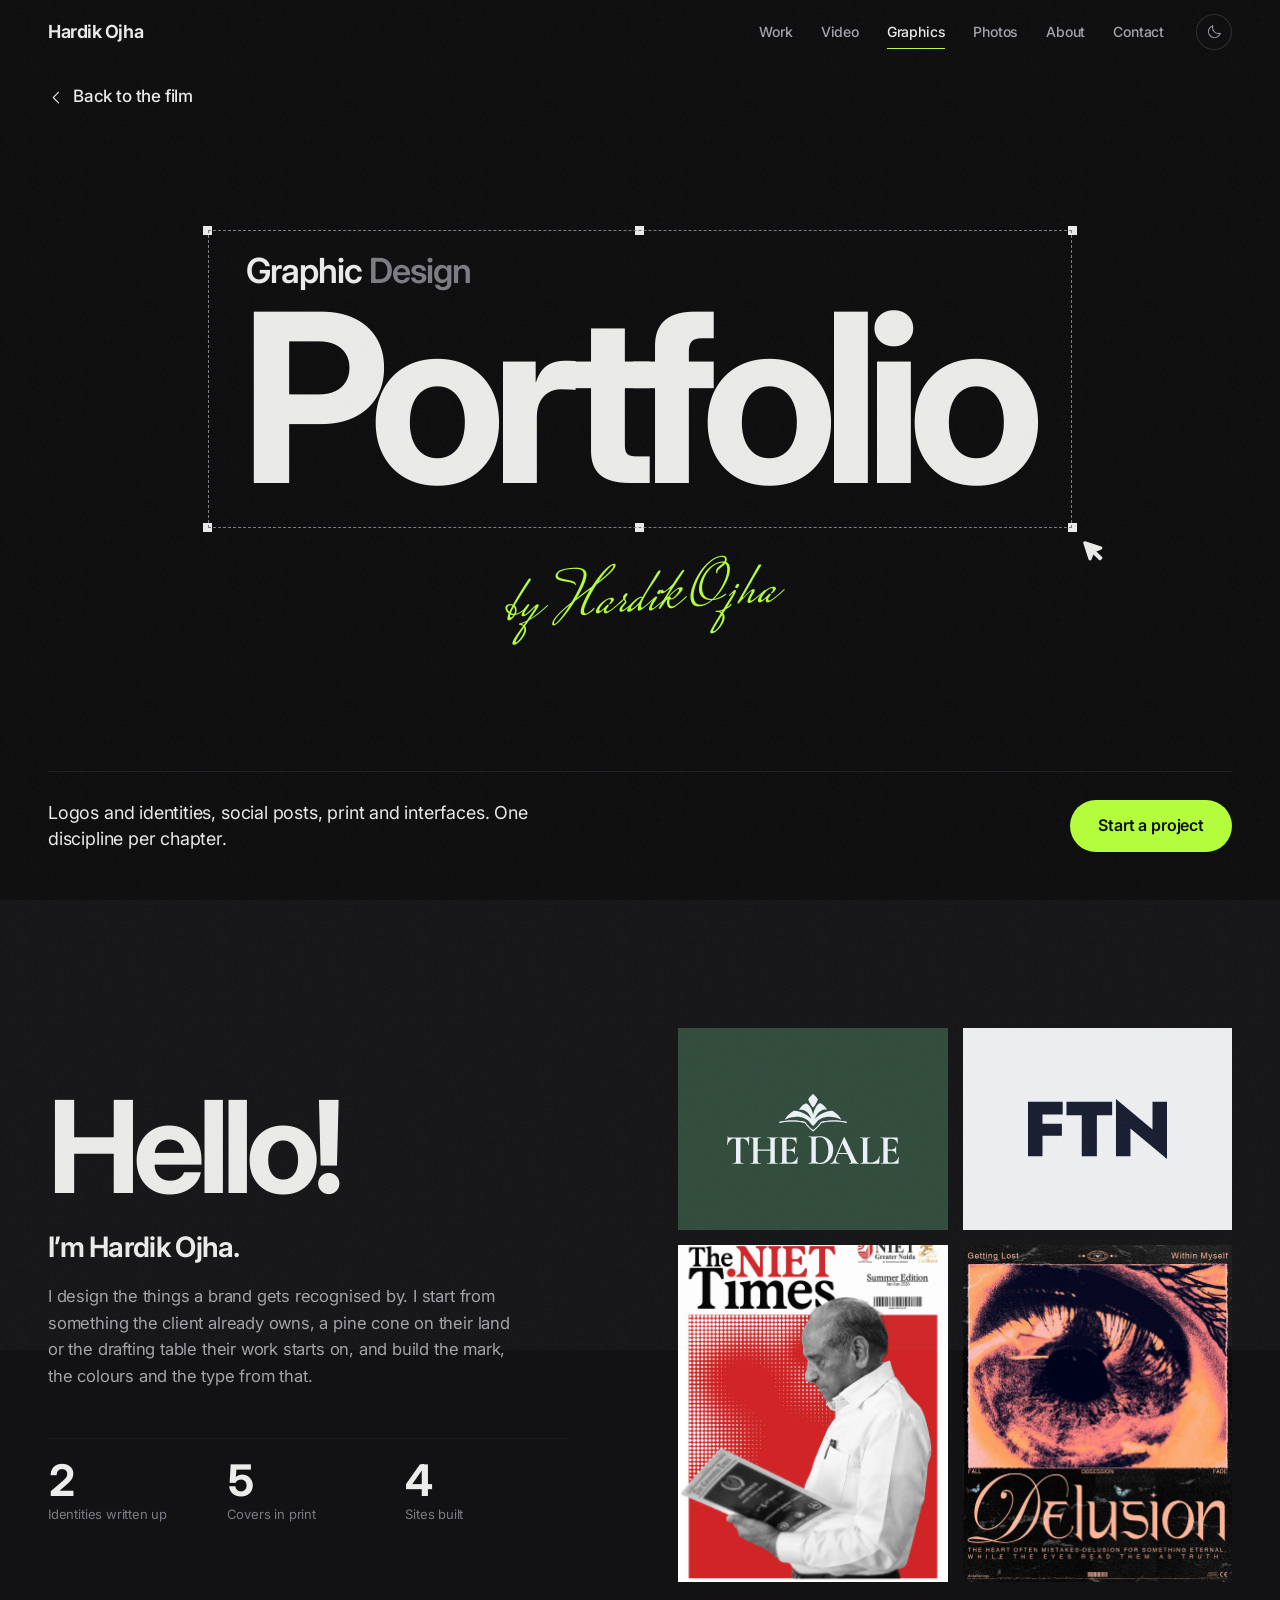
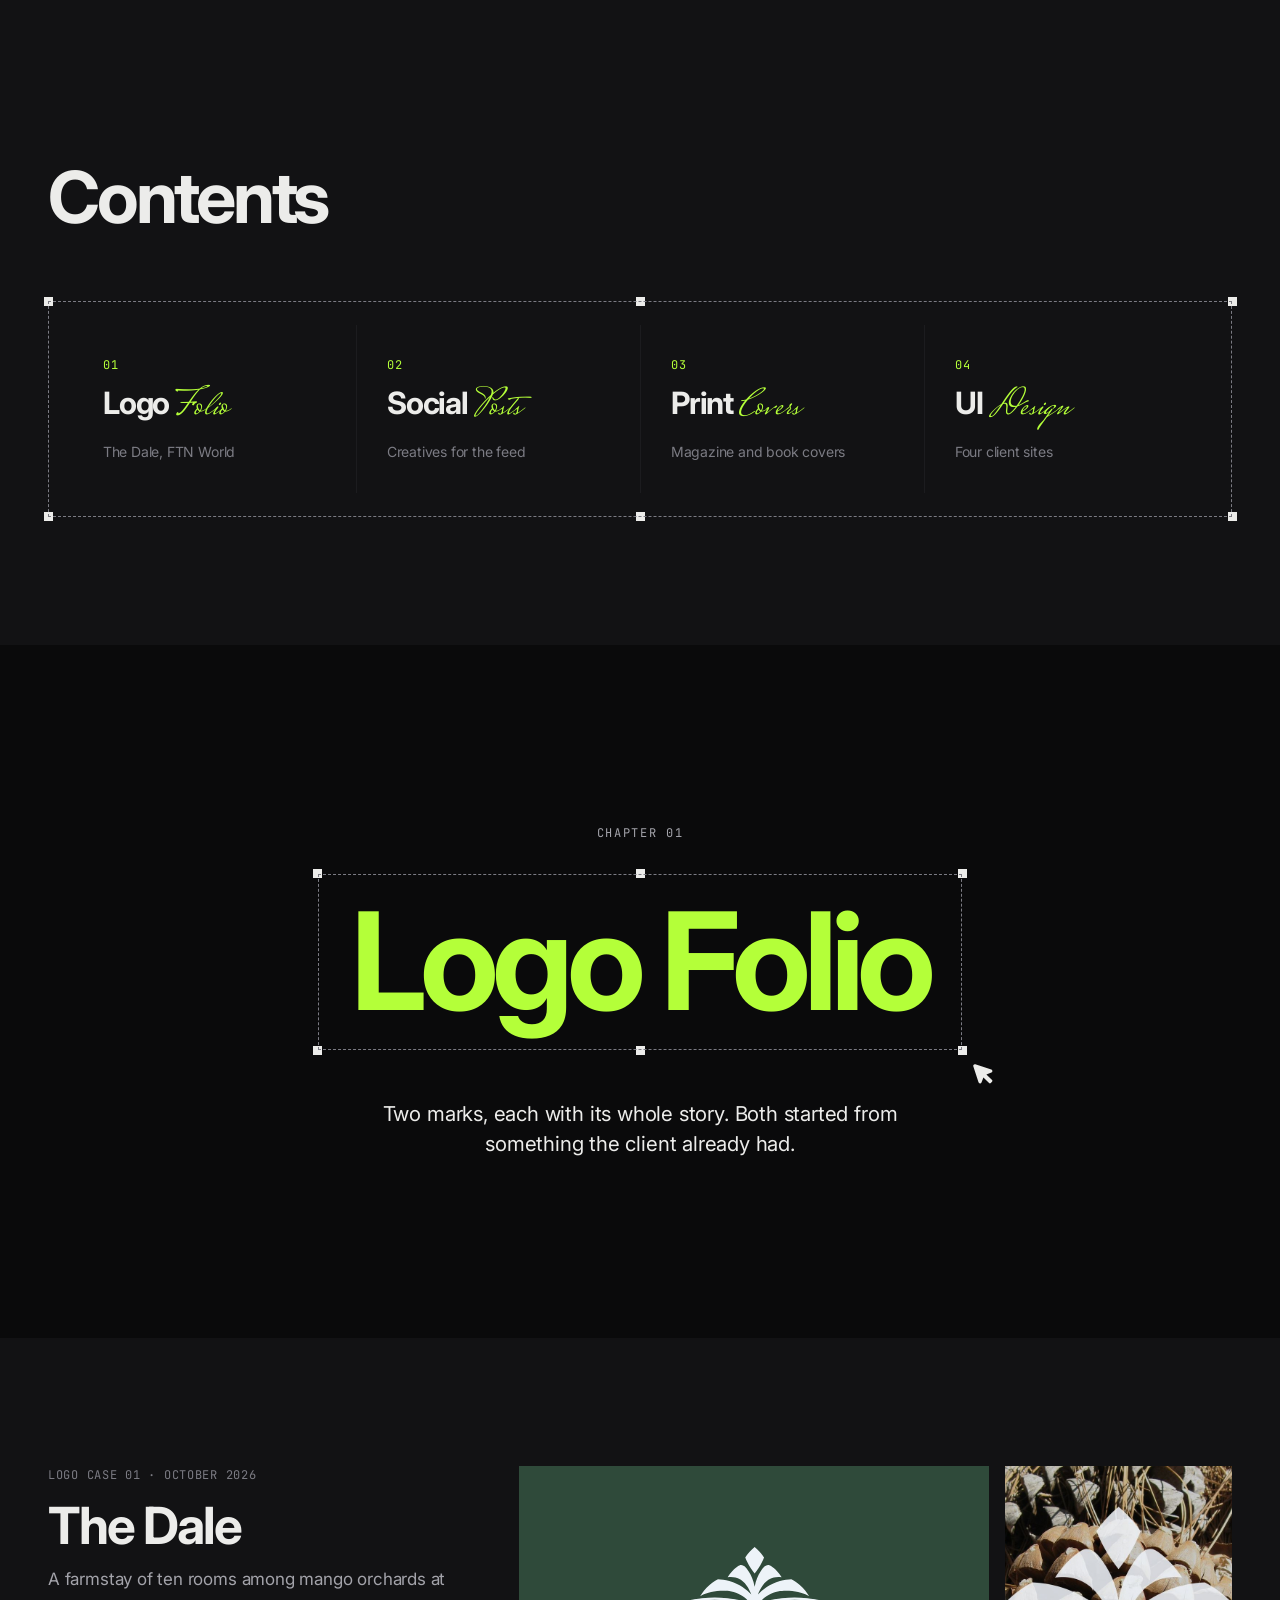
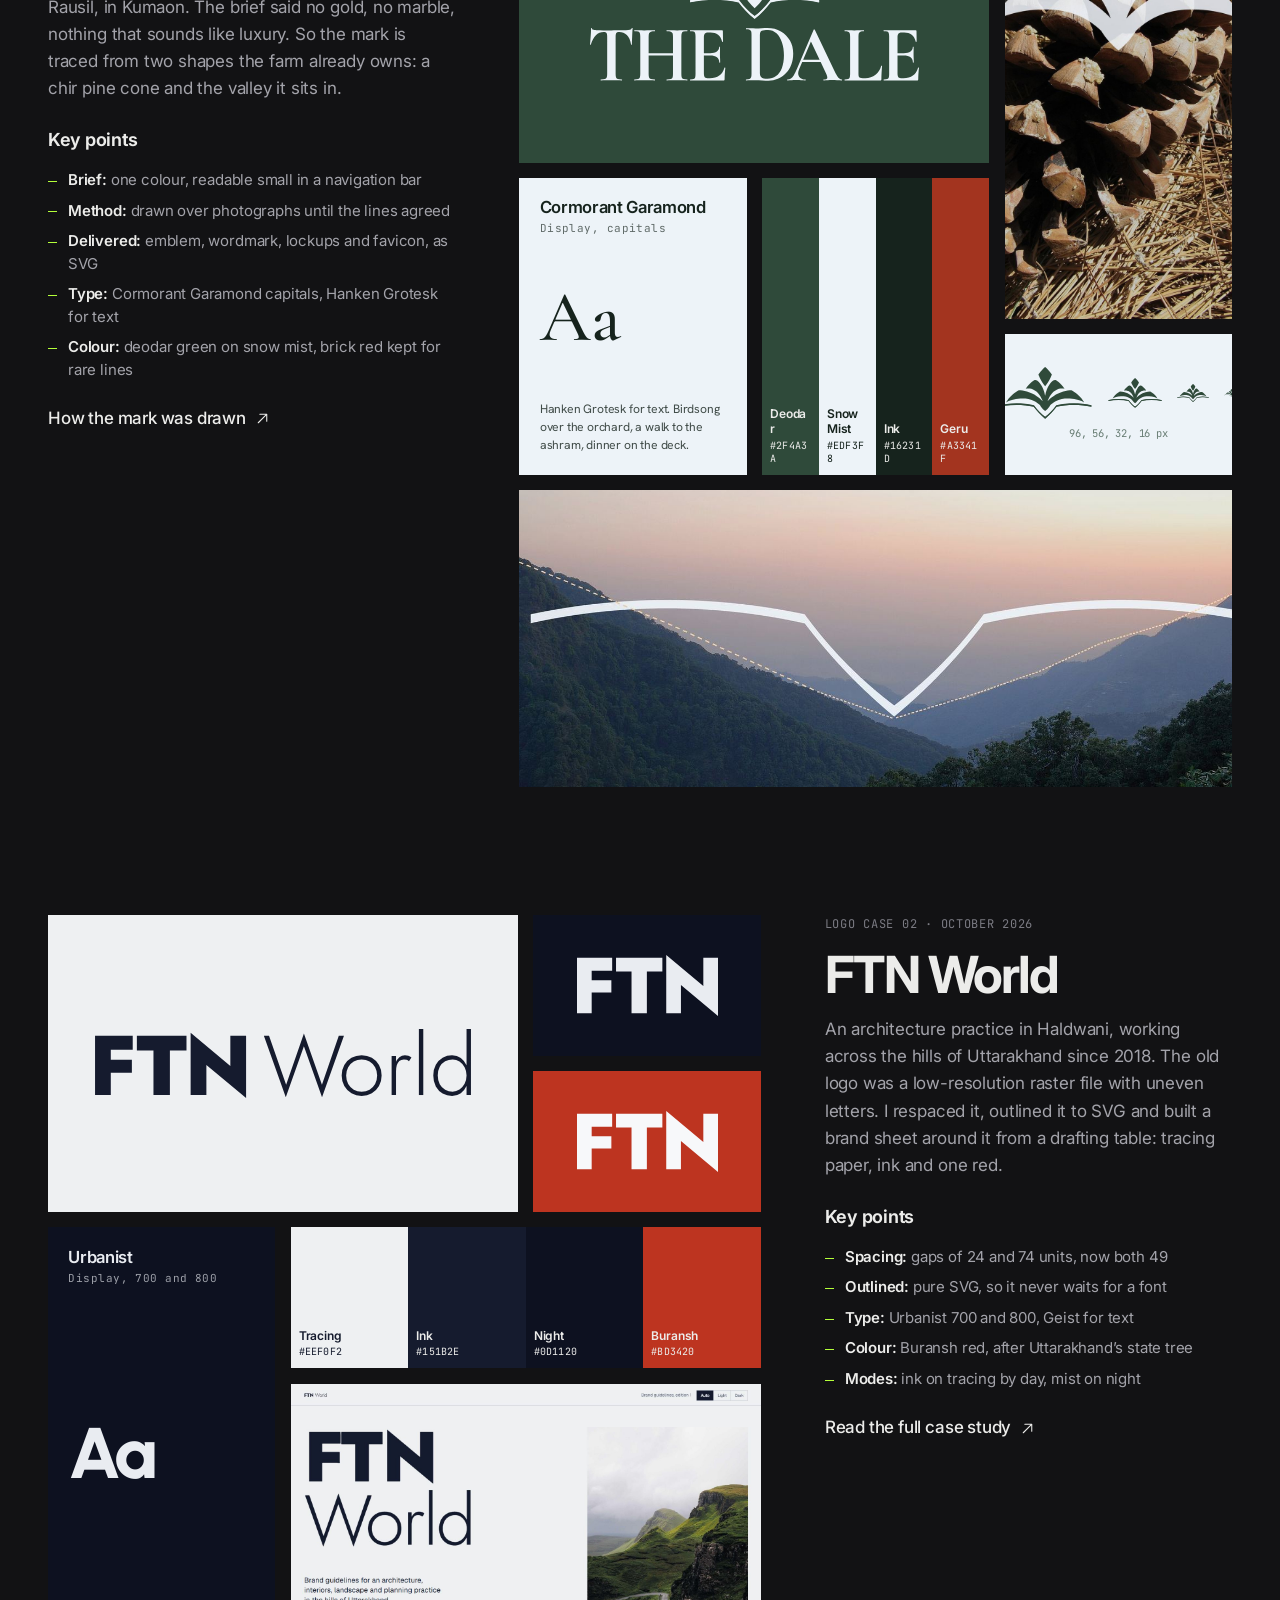
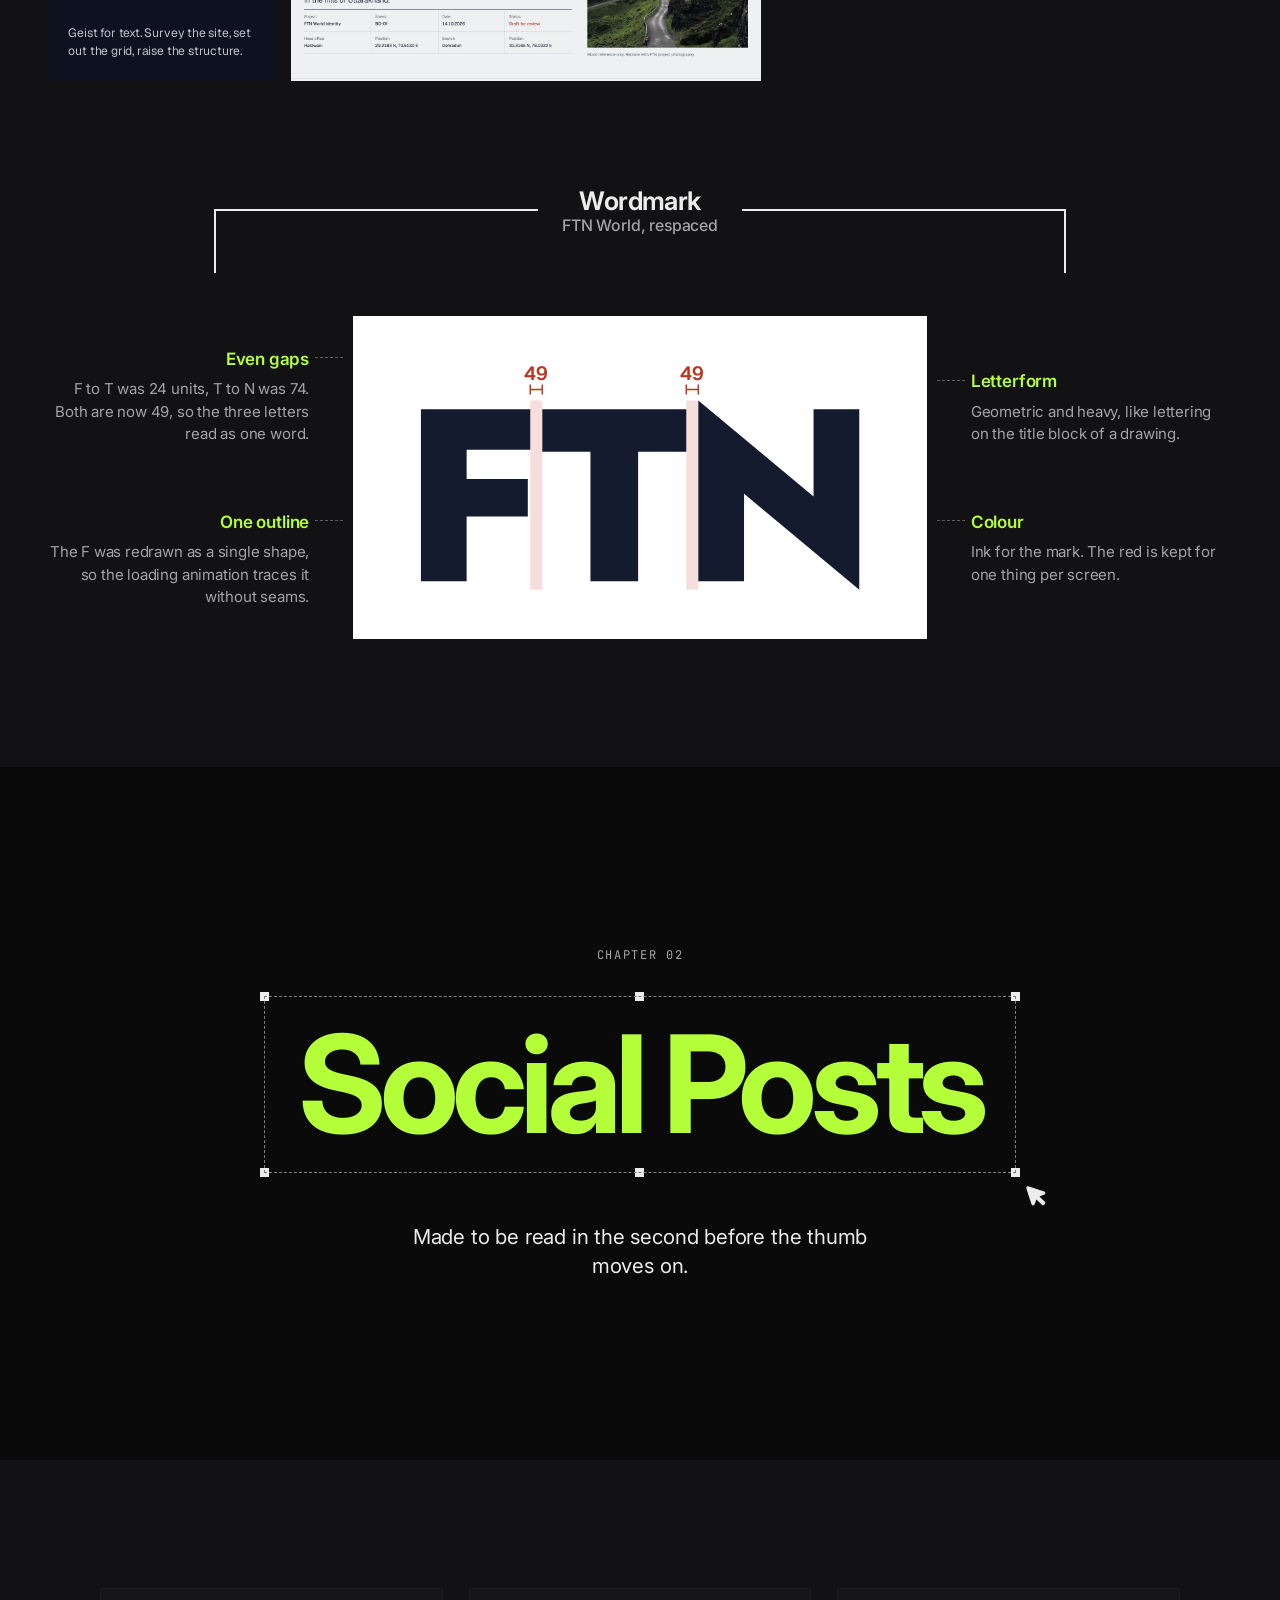
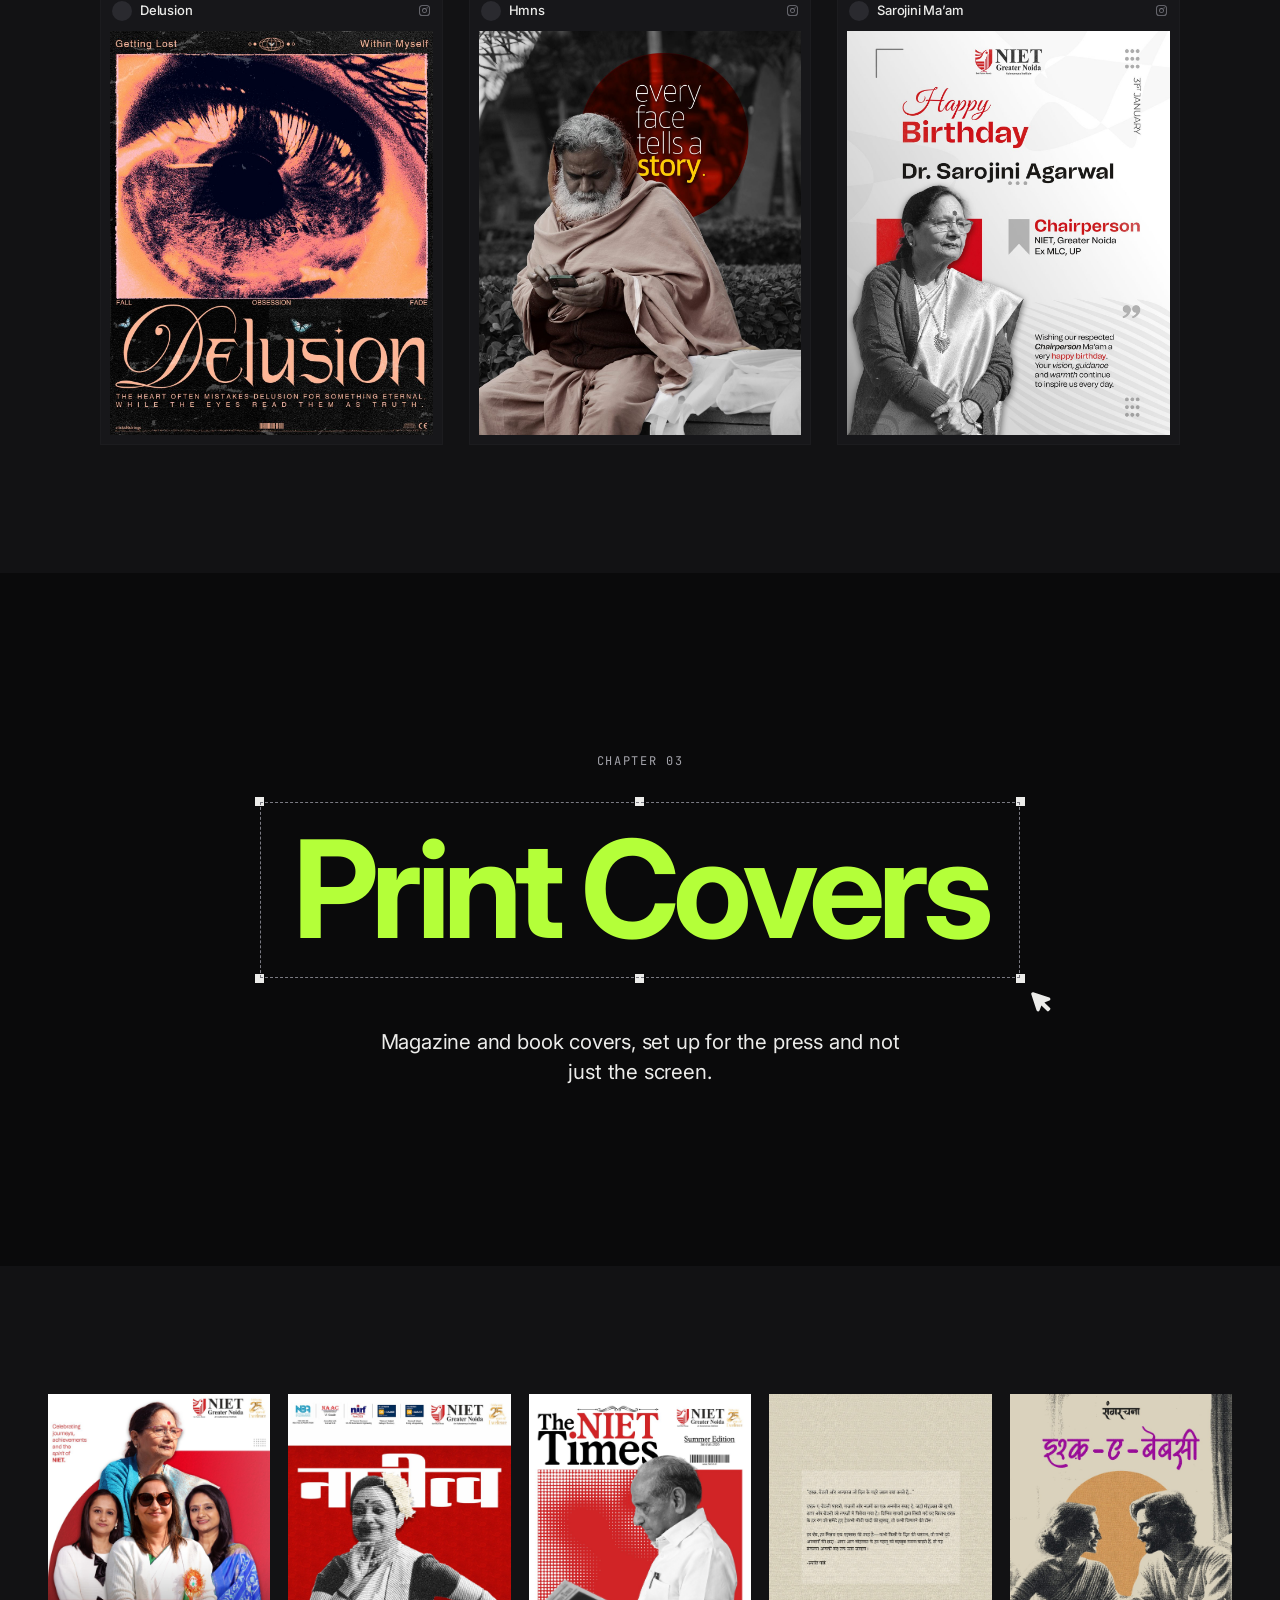
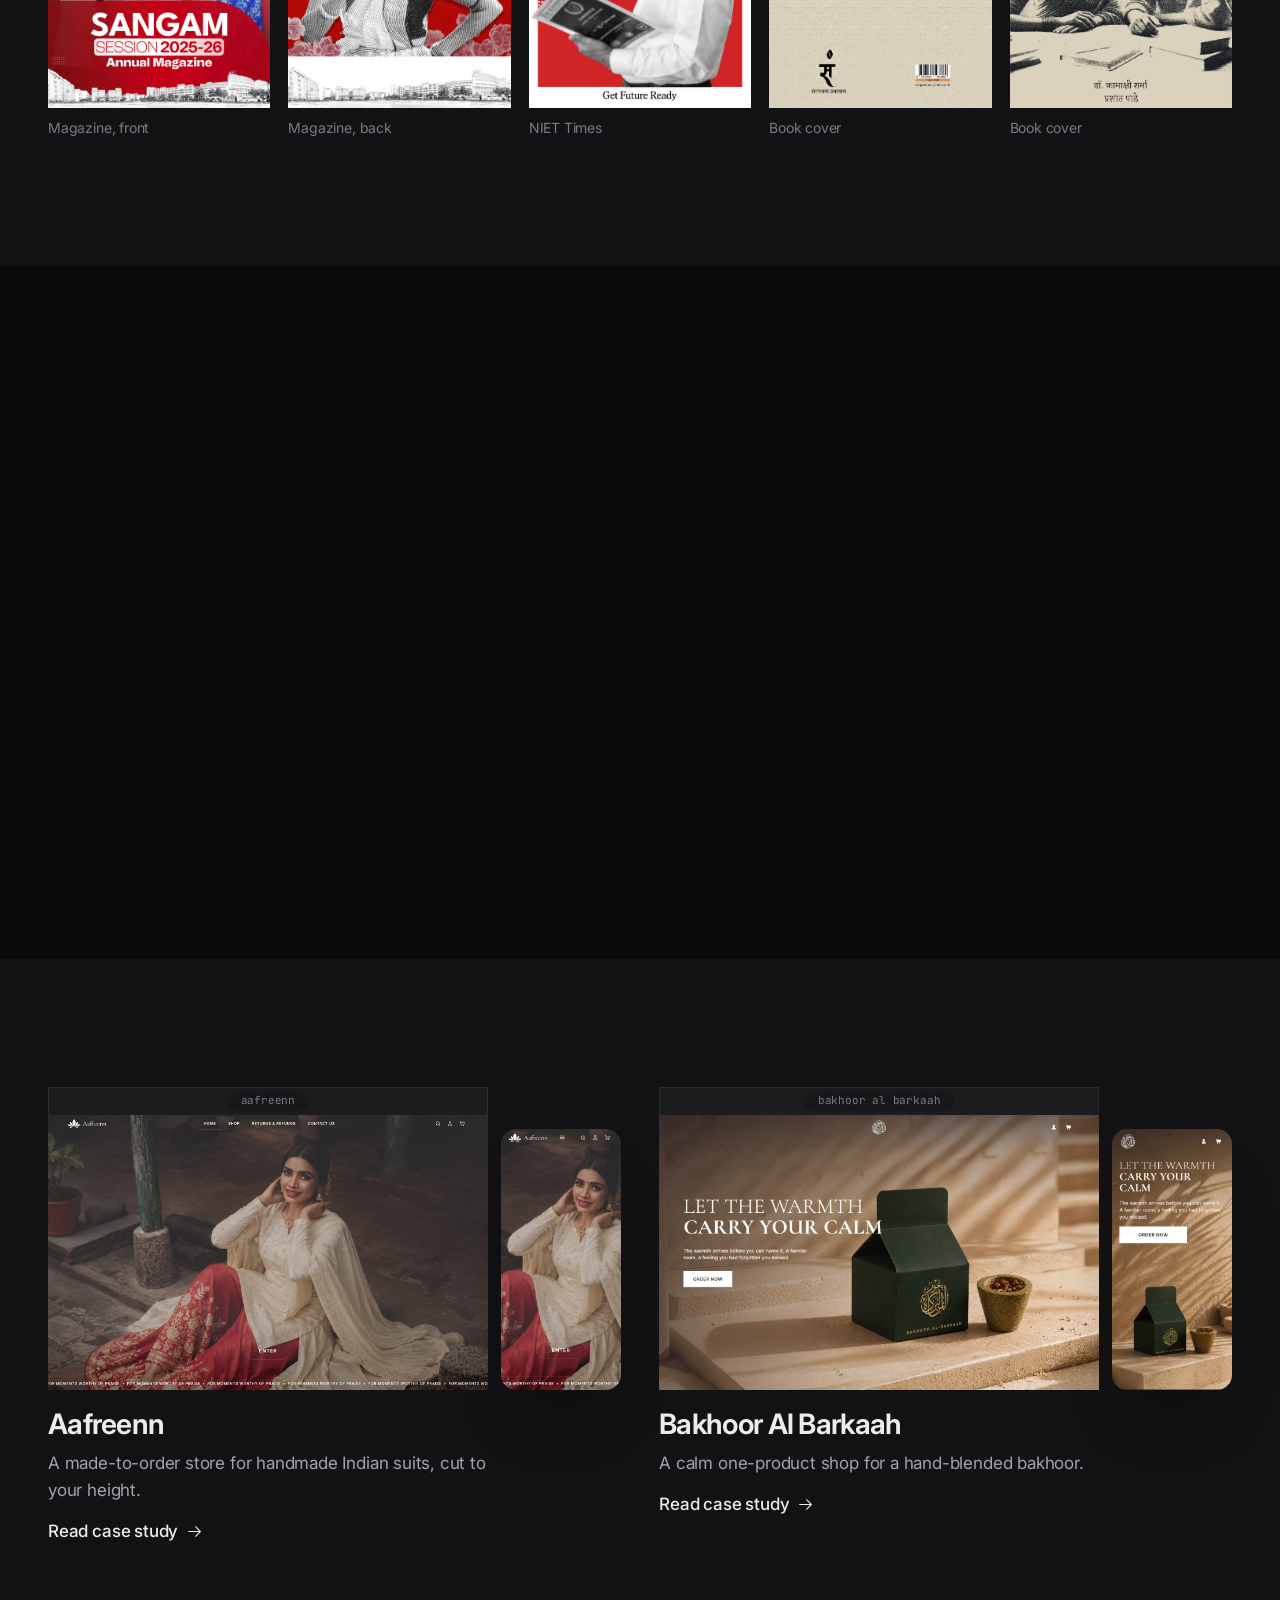
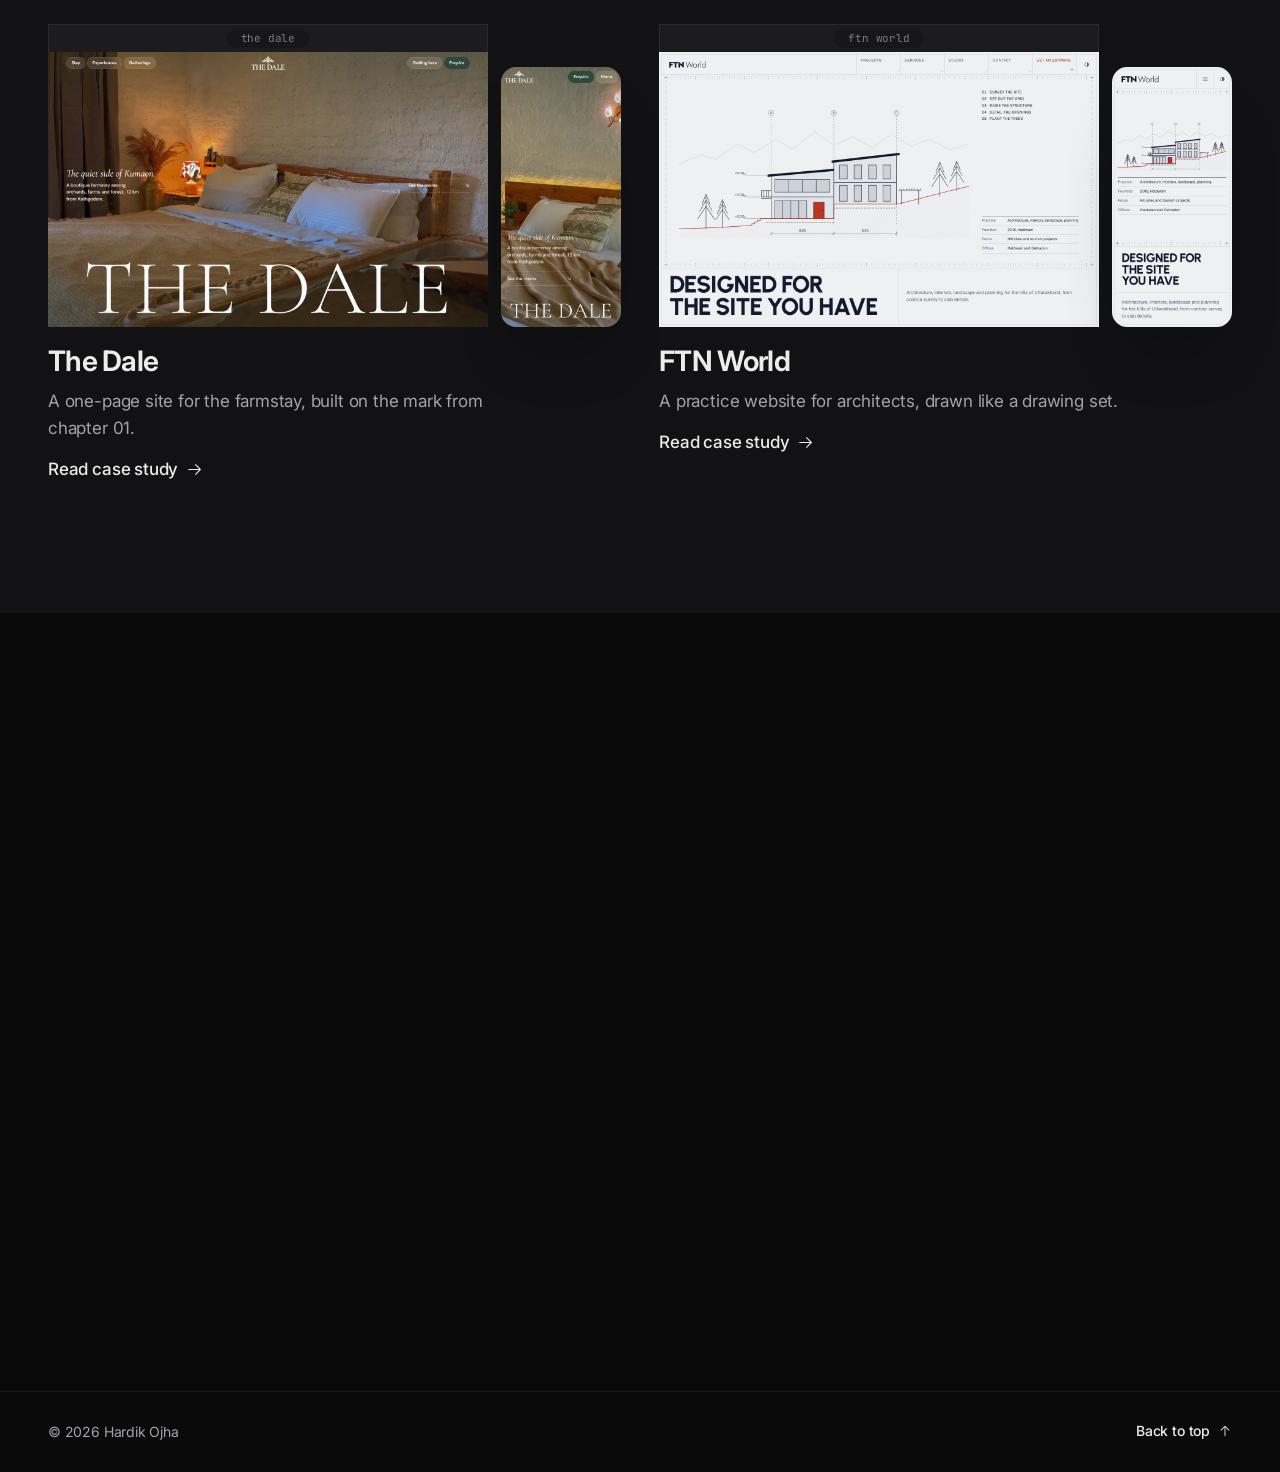
<file: graphics.html>
<!DOCTYPE html>
<html lang="en">
<head>
<meta charset="UTF-8">
<meta name="viewport" content="width=device-width, initial-scale=1.0">
<title>Graphic Design Portfolio - Hardik Ojha</title>
<meta name="description" content="Graphic design by Hardik Ojha: logo case studies for The Dale and FTN World, social posts, print covers and interface design.">
<meta name="theme-color" content="#0a0a0b">
<link rel="preload" href="fonts/inter-latin-var.woff2" as="font" type="font/woff2" crossorigin>
<link rel="icon" href="data:image/svg+xml,%3Csvg xmlns=%27http://www.w3.org/2000/svg%27 viewBox=%270 0 32 32%27%3E%3Crect width=%2732%27 height=%2732%27 rx=%276%27 fill=%27%230a0a0b%27/%3E%3Crect x=%277%27 y=%2711%27 width=%2718%27 height=%2710%27 rx=%272%27 fill=%27%232a2a2f%27/%3E%3Crect x=%2715%27 y=%275%27 width=%272.5%27 height=%2722%27 fill=%27%23b4ff39%27/%3E%3C/svg%3E">
<link rel="stylesheet" href="vendor/lenis.css">
<link rel="stylesheet" href="css/main.css">
<link rel="stylesheet" href="css/study.css">
<link rel="stylesheet" href="css/graphics.css">
<script>try{var t=localStorage.getItem('ho-theme');if(t==='light')document.documentElement.dataset.theme=t}catch(e){}</script>
</head>
<body class="no-dock gf-page">

<a class="skip-link" href="#main">Skip to content</a>
<div class="grain" aria-hidden="true"></div>

<header class="topbar">
  <a class="logo" href="index.html">Hardik Ojha</a>
  <nav class="topnav" aria-label="Primary">
    <a href="index.html#interface">Work</a>
    <a href="index.html#edit">Video</a>
    <a href="graphics.html" class="is-active" aria-current="page">Graphics</a>
    <a href="index.html#darkroom">Photos</a>
    <a href="index.html#credits">About</a>
    <a href="index.html#contact">Contact</a>
  </nav>
  <button class="theme-btn" id="themeBtn" type="button" aria-label="Switch to light mode"><span class="ic ic-moon" data-icon="moon"></span><span class="ic ic-sun" data-icon="sun"></span></button>
</header>

<!--
  Any <img> inside a .slot opens full size on click. Paths with spaces need %20.
  Script words (.scr) always sit beside or above a bold word, never on top of it.
-->
<main id="main" class="study gf">

  <!-- Cover slide -->
  <section class="gf-plate gf-hero" aria-labelledby="gf-title">
    <div class="gf-hero-in wrap">
      <a class="link-arrow gf-back" href="index.html#graphics"><span class="ic" data-icon="caret-left"></span> Back to the film</a>
      <div class="gf-hero-mid">
        <div class="sel">
          <h1 class="gf-hero-t" id="gf-title">
            <span class="gf-hero-kick" data-split>Graphic <span class="gf-dim">Design</span></span>
            <span class="gf-hero-big" data-split style="--d:.12s">Portfolio</span>
          </h1>
          <i class="sel-h" data-reveal style="--d:.9s" aria-hidden="true"></i>
          <span class="sel-cur ic" data-icon="cursor-fill" data-reveal style="--d:1.05s" aria-hidden="true"></span>
        </div>
        <p class="scr gf-sign" data-reveal style="--d:.6s">by Hardik Ojha</p>
      </div>
      <div class="gf-hero-foot" data-reveal style="--d:.5s">
        <p>Logos and identities, social posts, print and interfaces. One discipline per chapter.</p>
        <a class="btn btn--neon" href="mailto:ojhah10@gmail.com">Start a project</a>
      </div>
    </div>
  </section>

  <!-- Hello -->
  <section class="gf-sheet" aria-labelledby="hello-t">
    <div class="wrap gf-hello-in">
      <div class="gf-hello-copy">
        <h2 class="gf-hello-t" id="hello-t" data-split>Hello!</h2>
        <p class="gf-hello-name" data-reveal>I&rsquo;m Hardik Ojha.</p>
        <p class="gf-hello-body" data-reveal style="--d:.08s">I design the things a brand gets recognised by. I start from something the client already owns, a pine cone on their land or the drafting table their work starts on, and build the mark, the colours and the type from that.</p>
        <dl class="gf-count" data-reveal style="--d:.14s">
          <div><dt>Identities written up</dt><dd>2</dd></div>
          <div><dt>Covers in print</dt><dd>5</dd></div>
          <div><dt>Sites built</dt><dd>4</dd></div>
        </dl>
      </div>
      <div class="gf-desk" aria-label="A few finished pieces">
        <div class="plate gf-desk-a" style="--pb:#2f4a3a;--pi:#edf3f8" data-reveal><span class="mk mk--dale" role="img" aria-label="The Dale logo, mist on deodar green"></span></div>
        <div class="plate gf-desk-b" style="--pb:#eef0f2;--pi:#151b2e;--d:.06s" data-reveal><span class="mk mk--ftn" role="img" aria-label="FTN World logo, ink on tracing grey"></span></div>
        <div class="slot gf-desk-c" data-reveal style="--d:.12s"><img src="Assets/Graphics/Magazine%20Covers/NIET%20TIMES.jpg" alt="NIET Times magazine cover" width="1131" height="1600" loading="lazy"></div>
        <div class="slot gf-desk-d" data-reveal style="--d:.18s"><img src="Assets/Graphics/Creatives/Delusion.jpg" alt="Delusion, social creative" width="1080" height="1350" loading="lazy"></div>
      </div>
    </div>
  </section>

  <!-- Contents -->
  <section class="gf-sheet" aria-labelledby="toc-t">
    <div class="wrap">
      <h2 class="gf-h" id="toc-t"><span class="scr gf-h-pre" data-reveal style="--d:.3s">Table of</span> <span data-split>Contents</span></h2>
      <nav class="sel sel--board" aria-label="Chapters">
        <ol class="toc">
          <li data-reveal><a href="#logos"><span class="toc-n">01</span><span class="toc-w">Logo <span class="scr">Folio</span></span><span class="toc-d">The Dale, FTN World</span></a></li>
          <li data-reveal style="--d:.06s"><a href="#social"><span class="toc-n">02</span><span class="toc-w">Social <span class="scr">Posts</span></span><span class="toc-d">Creatives for the feed</span></a></li>
          <li data-reveal style="--d:.12s"><a href="#print"><span class="toc-n">03</span><span class="toc-w">Print <span class="scr">Covers</span></span><span class="toc-d">Magazine and book covers</span></a></li>
          <li data-reveal style="--d:.18s"><a href="#uiux"><span class="toc-n">04</span><span class="toc-w">UI <span class="scr">Design</span></span><span class="toc-d">Four client sites</span></a></li>
        </ol>
        <i class="sel-h" data-reveal style="--d:.4s" aria-hidden="true"></i>
      </nav>
    </div>
  </section>

  <!-- 01 Logo folio -->
  <section id="logos" aria-labelledby="logos-t">
    <div class="gf-plate gf-cut">
      <div class="wrap gf-cut-in">
        <p class="gf-cut-n mono" data-reveal>Chapter 01</p>
        <div class="sel">
          <h2 class="gf-cut-t" id="logos-t" data-split>Logo Folio</h2>
          <i class="sel-h" data-reveal style="--d:.5s" aria-hidden="true"></i>
          <span class="sel-cur ic" data-icon="cursor-fill" data-reveal style="--d:.65s" aria-hidden="true"></span>
        </div>
        <p class="gf-cut-sub" data-reveal style="--d:.3s">Two marks, each with its whole story. Both started from something the client already had.</p>
      </div>
    </div>

    <div class="gf-sheet">
      <div class="wrap">

        <!-- Case 01: The Dale -->
        <article class="gf-sub gf-brand" aria-labelledby="dale-t">
          <div class="gf-brand-copy" data-reveal>
            <p class="gf-meta">Logo case 01 &middot; October 2026</p>
            <h3 class="gf-brand-t" id="dale-t">The Dale</h3>
            <p>A farmstay of ten rooms among mango orchards at Rausil, in Kumaon. The brief said no gold, no marble, nothing that sounds like luxury. So the mark is traced from two shapes the farm already owns: a chir pine cone and the valley it sits in.</p>
            <p class="gf-k">Key points</p>
            <ul class="gf-list">
              <li><b>Brief:</b> one colour, readable small in a navigation bar</li>
              <li><b>Method:</b> drawn over photographs until the lines agreed</li>
              <li><b>Delivered:</b> emblem, wordmark, lockups and favicon, as SVG</li>
              <li><b>Type:</b> Cormorant Garamond capitals, Hanken Grotesk for text</li>
              <li><b>Colour:</b> deodar green on snow mist, brick red kept for rare lines</li>
            </ul>
            <a class="link-arrow gf-read" href="the-dale-logo.html">How the mark was drawn <span class="ic" data-icon="arrow-up-right"></span></a>
          </div>
          <div class="gf-bento gf-bento--dale">
            <div class="plate d-lock" style="--pb:#2f4a3a;--pi:#edf3f8" data-reveal><span class="mk mk--dale" role="img" aria-label="The Dale lockup, emblem over the name, in mist on deodar green"></span></div>
            <div class="slot d-cone" data-reveal style="--d:.06s"><img src="Assets/case-studies/the-dale-logo/cone-overlay.jpg" alt="A chir pine cone with The Dale emblem traced over its tip and scales" width="1000" height="1250" loading="lazy"></div>
            <div class="slot d-valley" data-reveal style="--d:.12s"><img src="Assets/case-studies/the-dale-logo/valley-overlay.jpg" alt="Kumaon hills at dusk with the logo&rsquo;s horizon line drawn over the real ridgelines" width="1300" height="869" loading="lazy"></div>
            <div class="gf-type plate d-type" style="--pb:#edf3f8;--pi:#16231d" data-reveal>
              <p class="gf-type-name">Cormorant Garamond <small>Display, capitals</small></p>
              <p class="gf-type-aa t-dale" aria-hidden="true">Aa</p>
              <p class="gf-type-set t-dale-text">Hanken Grotesk for text. Birdsong over the orchard, a walk to the ashram, dinner on the deck.</p>
            </div>
            <div class="gf-pal d-pal" data-reveal style="--d:.06s" role="img" aria-label="The Dale colours: Deodar #2F4A3A, Snow Mist #EDF3F8, Ink #16231D, Geru #A3341F">
              <span style="--c:#2f4a3a"><b>Deodar</b>#2F4A3A</span>
              <span style="--c:#edf3f8;--t:#16231d"><b>Snow Mist</b>#EDF3F8</span>
              <span style="--c:#16231d"><b>Ink</b>#16231D</span>
              <span style="--c:#a3341f"><b>Geru</b>#A3341F</span>
            </div>
            <div class="plate d-sizes" style="--pb:#edf3f8;--pi:#2f4a3a;--d:.12s" data-reveal role="img" aria-label="The emblem at 96, 56, 32 and 16 pixels">
              <span class="mk mk--emb" style="--s:96px"></span><span class="mk mk--emb" style="--s:56px"></span><span class="mk mk--emb" style="--s:32px"></span><span class="mk mk--emb" style="--s:16px"></span>
              <small>96, 56, 32, 16 px</small>
            </div>
          </div>
        </article>

        <!-- Case 02: FTN World -->
        <article class="gf-sub gf-brand gf-brand--flip" aria-labelledby="ftn-t">
          <div class="gf-brand-copy" data-reveal>
            <p class="gf-meta">Logo case 02 &middot; October 2026</p>
            <h3 class="gf-brand-t" id="ftn-t">FTN World</h3>
            <p>An architecture practice in Haldwani, working across the hills of Uttarakhand since 2018. The old logo was a low-resolution raster file with uneven letters. I respaced it, outlined it to SVG and built a brand sheet around it from a drafting table: tracing paper, ink and one red.</p>
            <p class="gf-k">Key points</p>
            <ul class="gf-list">
              <li><b>Spacing:</b> gaps of 24 and 74 units, now both 49</li>
              <li><b>Outlined:</b> pure SVG, so it never waits for a font</li>
              <li><b>Type:</b> Urbanist 700 and 800, Geist for text</li>
              <li><b>Colour:</b> Buransh red, after Uttarakhand&rsquo;s state tree</li>
              <li><b>Modes:</b> ink on tracing by day, mist on night</li>
            </ul>
            <a class="link-arrow gf-read" href="ftn-world.html">Read the full case study <span class="ic" data-icon="arrow-up-right"></span></a>
          </div>
          <div class="gf-bento gf-bento--ftn">
            <div class="plate f-word" style="--pb:#eef0f2;--pi:#151b2e" data-reveal><span class="mk mk--ftnw" role="img" aria-label="FTN World logo in ink on tracing grey"></span></div>
            <div class="plate f-night" style="--pb:#0d1120;--pi:#e9ecf1;--d:.06s" data-reveal><span class="mk mk--ftn" role="img" aria-label="FTN mark in mist on night"></span></div>
            <div class="plate f-red" style="--pb:#bd3420;--pi:#f7f8fa;--d:.12s" data-reveal><span class="mk mk--ftn" role="img" aria-label="FTN mark in white on Buransh red"></span></div>
            <div class="gf-type plate f-type" style="--pb:#0d1120;--pi:#e9ecf1" data-reveal>
              <p class="gf-type-name">Urbanist <small>Display, 700 and 800</small></p>
              <p class="gf-type-aa t-ftn" aria-hidden="true">Aa</p>
              <p class="gf-type-set t-ftn-text">Geist for text. Survey the site, set out the grid, raise the structure.</p>
            </div>
            <div class="gf-pal f-pal" data-reveal style="--d:.06s" role="img" aria-label="FTN World colours: Tracing #EEF0F2, Ink #151B2E, Night #0D1120, Buransh #BD3420">
              <span style="--c:#eef0f2;--t:#151b2e"><b>Tracing</b>#EEF0F2</span>
              <span style="--c:#151b2e"><b>Ink</b>#151B2E</span>
              <span style="--c:#0d1120"><b>Night</b>#0D1120</span>
              <span style="--c:#bd3420"><b>Buransh</b>#BD3420</span>
            </div>
            <div class="slot f-sheet" data-reveal style="--d:.12s"><img src="Assets/case-studies/ftn-world/screen-brand.jpg" alt="The FTN World brand sheet: logo, practice details and a hill road photograph" width="1440" height="900" loading="lazy"></div>
          </div>
        </article>

        <!-- The FTN wordmark, annotated -->
        <div class="gf-sub">
          <div class="gf-bracket" data-reveal><h3>Wordmark <small>FTN World, respaced</small></h3></div>
          <div class="gf-anat">
            <ul class="gf-anat-notes gf-anat-notes--l">
              <li data-reveal><b>Even gaps</b><span>F to T was 24 units, T to N was 74. Both are now 49, so the three letters read as one word.</span></li>
              <li data-reveal style="--d:.08s"><b>One outline</b><span>The F was redrawn as a single shape, so the loading animation traces it without seams.</span></li>
            </ul>
            <div class="plate gf-anat-art" style="--pb:#ffffff;--pi:#151b2e" data-reveal>
              <svg class="f-gap" viewBox="-20 -900 1824 960" role="img" aria-label="The letters F T N with two equal gaps of 49 units marked in red">
                <rect class="gp" x="445" y="-735" width="49" height="770"/>
                <rect class="gp" x="1080" y="-735" width="49" height="770"/>
                <path class="mk-p" d="M0 -700H445V-535H186V-416H435V-263H186V0H0Z"/>
                <path class="mk-p" d="M494 -527H690V0H884V-527H1080V-700H494Z"/>
                <path class="mk-p" d="M1598 -700V-344L1129 -735V0H1315V-356L1784 35V-700Z"/>
                <path class="gl" d="M445 -800V-760M494 -800V-760M445 -780H494M1080 -800V-760M1129 -800V-760M1080 -780H1129"/>
                <text x="469.5" y="-820">49</text><text x="1104.5" y="-820">49</text>
              </svg>
            </div>
            <ul class="gf-anat-notes gf-anat-notes--r">
              <li data-reveal style="--d:.12s"><b>Letterform</b><span>Geometric and heavy, like lettering on the title block of a drawing.</span></li>
              <li data-reveal style="--d:.2s"><b>Colour</b><span>Ink for the mark. The red is kept for one thing per screen.</span></li>
            </ul>
          </div>
        </div>

        <!-- Case 03: Arvira goes here, built the same way as the two cases above. -->

      </div>
    </div>
  </section>

  <!-- 02 Social -->
  <section id="social" aria-labelledby="social-t">
    <div class="gf-plate gf-cut">
      <div class="wrap gf-cut-in">
        <p class="gf-cut-n mono" data-reveal>Chapter 02</p>
        <div class="sel">
          <h2 class="gf-cut-t" id="social-t" data-split>Social Posts</h2>
          <i class="sel-h" data-reveal style="--d:.5s" aria-hidden="true"></i>
          <span class="sel-cur ic" data-icon="cursor-fill" data-reveal style="--d:.65s" aria-hidden="true"></span>
        </div>
        <p class="gf-cut-sub" data-reveal style="--d:.3s">Made to be read in the second before the thumb moves on.</p>
      </div>
    </div>
    <div class="gf-sheet" id="posts">
      <div class="wrap">
        <div class="gf-posts" id="creatives">
          <figure class="post" data-reveal>
            <figcaption class="post-top"><i></i><span>Delusion</span><span class="ic" data-icon="instagram-logo" aria-hidden="true"></span></figcaption>
            <div class="slot"><img src="Assets/Graphics/Creatives/Delusion.jpg" alt="Delusion, social creative" width="1080" height="1350" loading="lazy"></div>
          </figure>
          <figure class="post" data-reveal style="--d:.06s">
            <figcaption class="post-top"><i></i><span>Hmns</span><span class="ic" data-icon="instagram-logo" aria-hidden="true"></span></figcaption>
            <div class="slot"><img src="Assets/Graphics/Creatives/Hmns.jpg" alt="Hmns, social creative" width="1200" height="1600" loading="lazy"></div>
          </figure>
          <figure class="post" data-reveal style="--d:.12s">
            <figcaption class="post-top"><i></i><span>Sarojini Ma&rsquo;am</span><span class="ic" data-icon="instagram-logo" aria-hidden="true"></span></figcaption>
            <div class="slot"><img src="Assets/Graphics/Posts/Sarojini%20maam.jpg" alt="Sarojini Ma&rsquo;am, social post" width="1200" height="1600" loading="lazy"></div>
          </figure>
        </div>
      </div>
    </div>
  </section>

  <!-- 03 Print -->
  <section id="print" aria-labelledby="print-t">
    <div class="gf-plate gf-cut">
      <div class="wrap gf-cut-in">
        <p class="gf-cut-n mono" data-reveal>Chapter 03</p>
        <div class="sel">
          <h2 class="gf-cut-t" id="print-t" data-split>Print Covers</h2>
          <i class="sel-h" data-reveal style="--d:.5s" aria-hidden="true"></i>
          <span class="sel-cur ic" data-icon="cursor-fill" data-reveal style="--d:.65s" aria-hidden="true"></span>
        </div>
        <p class="gf-cut-sub" data-reveal style="--d:.3s">Magazine and book covers, set up for the press and not just the screen.</p>
      </div>
    </div>
    <div class="gf-sheet" id="magazine-covers">
      <div class="wrap">
        <div class="gf-covers gf-swipe">
          <figure data-reveal>
            <div class="slot"><img src="Assets/Graphics/Magazine%20Covers/Artboard%201.jpg" alt="Magazine front cover" width="1131" height="1600" loading="lazy"></div>
            <figcaption>Magazine, front</figcaption>
          </figure>
          <figure data-reveal style="--d:.06s">
            <div class="slot"><img src="Assets/Graphics/Magazine%20Covers/Artboard%20Back.jpg" alt="Magazine back cover" width="1131" height="1600" loading="lazy"></div>
            <figcaption>Magazine, back</figcaption>
          </figure>
          <figure data-reveal style="--d:.12s">
            <div class="slot"><img src="Assets/Graphics/Magazine%20Covers/NIET%20TIMES.jpg" alt="NIET Times magazine cover" width="1131" height="1600" loading="lazy"></div>
            <figcaption>NIET Times</figcaption>
          </figure>
          <figure data-reveal style="--d:.18s">
            <div class="slot"><img src="Assets/Graphics/Magazine%20Covers/book-cover_01.jpg" alt="Book cover, first design" width="1129" height="1600" loading="lazy"></div>
            <figcaption>Book cover</figcaption>
          </figure>
          <figure data-reveal style="--d:.24s">
            <div class="slot"><img src="Assets/Graphics/Magazine%20Covers/book-cover_03.jpg" alt="Book cover, second design" width="1131" height="1600" loading="lazy"></div>
            <figcaption>Book cover</figcaption>
          </figure>
        </div>
      </div>
    </div>
  </section>

  <!-- 04 UI -->
  <section id="uiux" aria-labelledby="uiux-t">
    <div class="gf-plate gf-cut">
      <div class="wrap gf-cut-in">
        <p class="gf-cut-n mono" data-reveal>Chapter 04</p>
        <div class="sel">
          <h2 class="gf-cut-t" id="uiux-t" data-split>UI Design</h2>
          <i class="sel-h" data-reveal style="--d:.5s" aria-hidden="true"></i>
          <span class="sel-cur ic" data-icon="cursor-fill" data-reveal style="--d:.65s" aria-hidden="true"></span>
        </div>
        <p class="gf-cut-sub" data-reveal style="--d:.3s">Four client sites, designed in Figma and built by hand. Each one has a full case study.</p>
      </div>
    </div>
    <div class="gf-sheet">
      <div class="wrap">
        <ul class="gf-sites">
          <li class="gf-site" data-reveal>
            <div class="gf-site-media">
              <div class="gf-browser"><div class="gf-browser-bar" aria-hidden="true"><span>aafreenn</span></div><img src="Assets/case-studies/aafreenn/screen-home.jpg" alt="" width="1600" height="1000" loading="lazy"></div>
              <div class="st-phone-frame gf-site-phone"><img src="Assets/case-studies/aafreenn/phone-home.jpg" alt="" width="780" height="1688" loading="lazy"></div>
            </div>
            <h3 class="gf-site-t">Aafreenn</h3>
            <p>A made-to-order store for handmade Indian suits, cut to your height.</p>
            <a class="link-arrow gf-site-link" href="aafreenn.html">Read case study <span class="ic" data-icon="arrow-right"></span></a>
          </li>
          <li class="gf-site" data-reveal style="--d:.08s">
            <div class="gf-site-media">
              <div class="gf-browser"><div class="gf-browser-bar" aria-hidden="true"><span>bakhoor al barkaah</span></div><img src="Assets/case-studies/bakhoor/screen-home.jpg" alt="" width="1440" height="900" loading="lazy"></div>
              <div class="st-phone-frame gf-site-phone"><img src="Assets/case-studies/bakhoor/phone-home.jpg" alt="" width="780" height="1688" loading="lazy"></div>
            </div>
            <h3 class="gf-site-t">Bakhoor Al Barkaah</h3>
            <p>A calm one-product shop for a hand-blended bakhoor.</p>
            <a class="link-arrow gf-site-link" href="bakhoor-al-barkaah.html">Read case study <span class="ic" data-icon="arrow-right"></span></a>
          </li>
          <li class="gf-site" data-reveal>
            <div class="gf-site-media">
              <div class="gf-browser"><div class="gf-browser-bar" aria-hidden="true"><span>the dale</span></div><img src="Assets/case-studies/the-dale/screen-hero.jpg" alt="" width="1440" height="900" loading="lazy"></div>
              <div class="st-phone-frame gf-site-phone"><img src="Assets/case-studies/the-dale/phone-hero.jpg" alt="" width="780" height="1688" loading="lazy"></div>
            </div>
            <h3 class="gf-site-t">The Dale</h3>
            <p>A one-page site for the farmstay, built on the mark from chapter 01.</p>
            <a class="link-arrow gf-site-link" href="the-dale.html">Read case study <span class="ic" data-icon="arrow-right"></span></a>
          </li>
          <li class="gf-site" data-reveal style="--d:.08s">
            <div class="gf-site-media">
              <div class="gf-browser"><div class="gf-browser-bar" aria-hidden="true"><span>ftn world</span></div><img src="Assets/case-studies/ftn-world/screen-hero.jpg" alt="" width="1440" height="900" loading="lazy"></div>
              <div class="st-phone-frame gf-site-phone"><img src="Assets/case-studies/ftn-world/phone-hero.jpg" alt="" width="780" height="1688" loading="lazy"></div>
            </div>
            <h3 class="gf-site-t">FTN World</h3>
            <p>A practice website for architects, drawn like a drawing set.</p>
            <a class="link-arrow gf-site-link" href="ftn-world.html">Read case study <span class="ic" data-icon="arrow-right"></span></a>
          </li>
        </ul>
      </div>
    </div>
  </section>

  <!-- Last slide -->
  <section class="gf-plate gf-end" id="thanks" aria-labelledby="end-t">
    <div class="wrap gf-end-in">
      <p class="scr gf-end-scr" data-reveal style="--d:.5s">Let<span class="gf-ap">&rsquo;</span>s work together</p>
      <div class="sel">
        <h2 class="gf-end-t" id="end-t" data-split>Thanks for scrolling!</h2>
        <i class="sel-h" data-reveal style="--d:.7s" aria-hidden="true"></i>
        <span class="sel-cur ic" data-icon="cursor-fill" data-reveal style="--d:.85s" aria-hidden="true"></span>
      </div>
      <p class="gf-end-sub" data-reveal style="--d:.3s">Have a logo, a launch or a cover that needs designing? Tell me about it.</p>
      <div class="gf-end-cta" data-reveal style="--d:.4s">
        <a class="btn btn--neon" href="mailto:ojhah10@gmail.com">Start a project</a>
        <span class="mono">ojhah10@gmail.com</span>
      </div>
    </div>
  </section>

</main>

<footer class="footer wrap">
  <span>&copy; <span id="year"></span> Hardik Ojha</span>
  <a href="#main" class="link-arrow">Back to top <span class="ic" data-icon="arrow-up"></span></a>
</footer>

<dialog class="viewer" id="viewer" aria-label="Artwork viewer">
  <button class="viewer-btn viewer-close" id="vClose" type="button" aria-label="Close"><span class="ic" data-icon="x"></span></button>
  <button class="viewer-btn viewer-prev" id="vPrev" type="button" aria-label="Previous"><span class="ic" data-icon="caret-left"></span></button>
  <figure class="viewer-fig">
    <img id="vImg" alt="">
    <figcaption id="vCap" class="mono"></figcaption>
  </figure>
  <button class="viewer-btn viewer-next" id="vNext" type="button" aria-label="Next"><span class="ic" data-icon="caret-right"></span></button>
</dialog>

<script src="vendor/gsap.min.js"></script>
<script src="vendor/ScrollTrigger.min.js"></script>
<script src="vendor/lenis.min.js"></script>
<script src="js/icons.js"></script>
<script src="js/study.js"></script>
<script src="js/graphics.js"></script>
<script src="js/theme.js"></script>
</body>
</html>
</file>
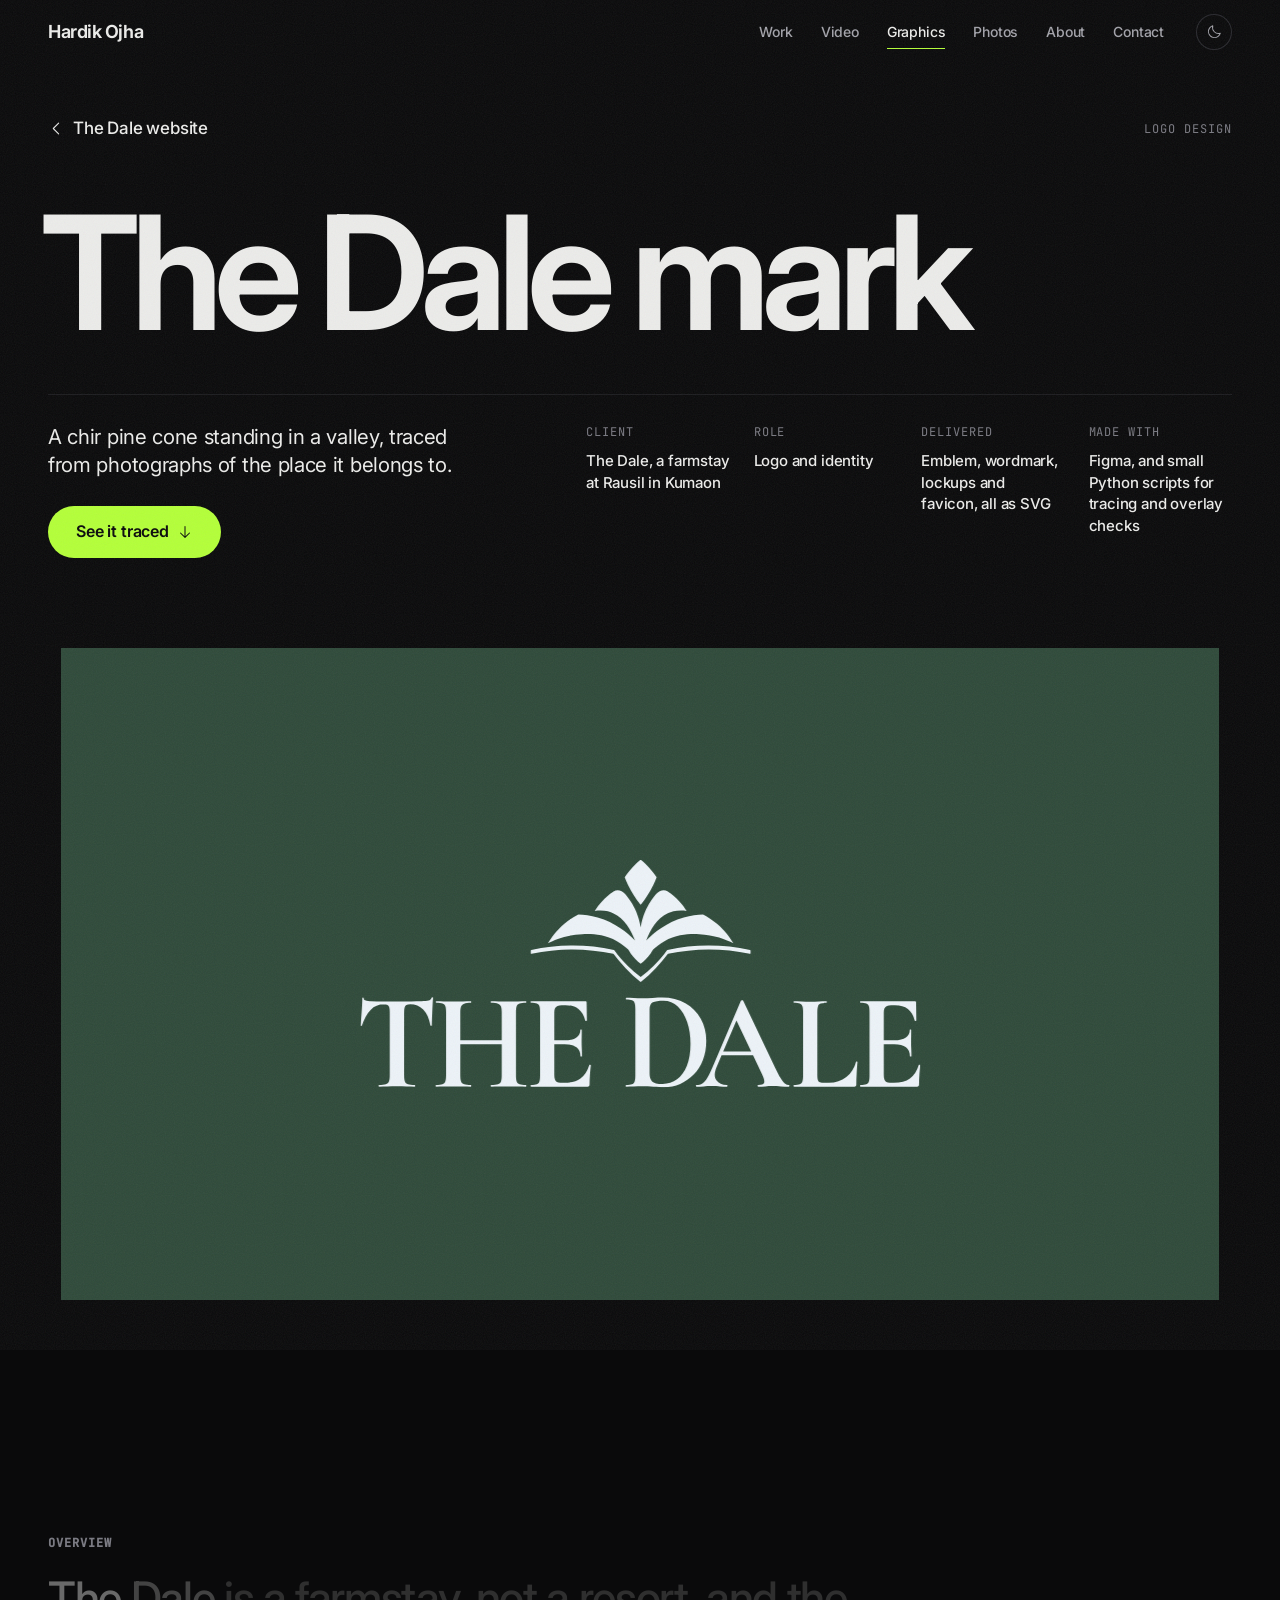
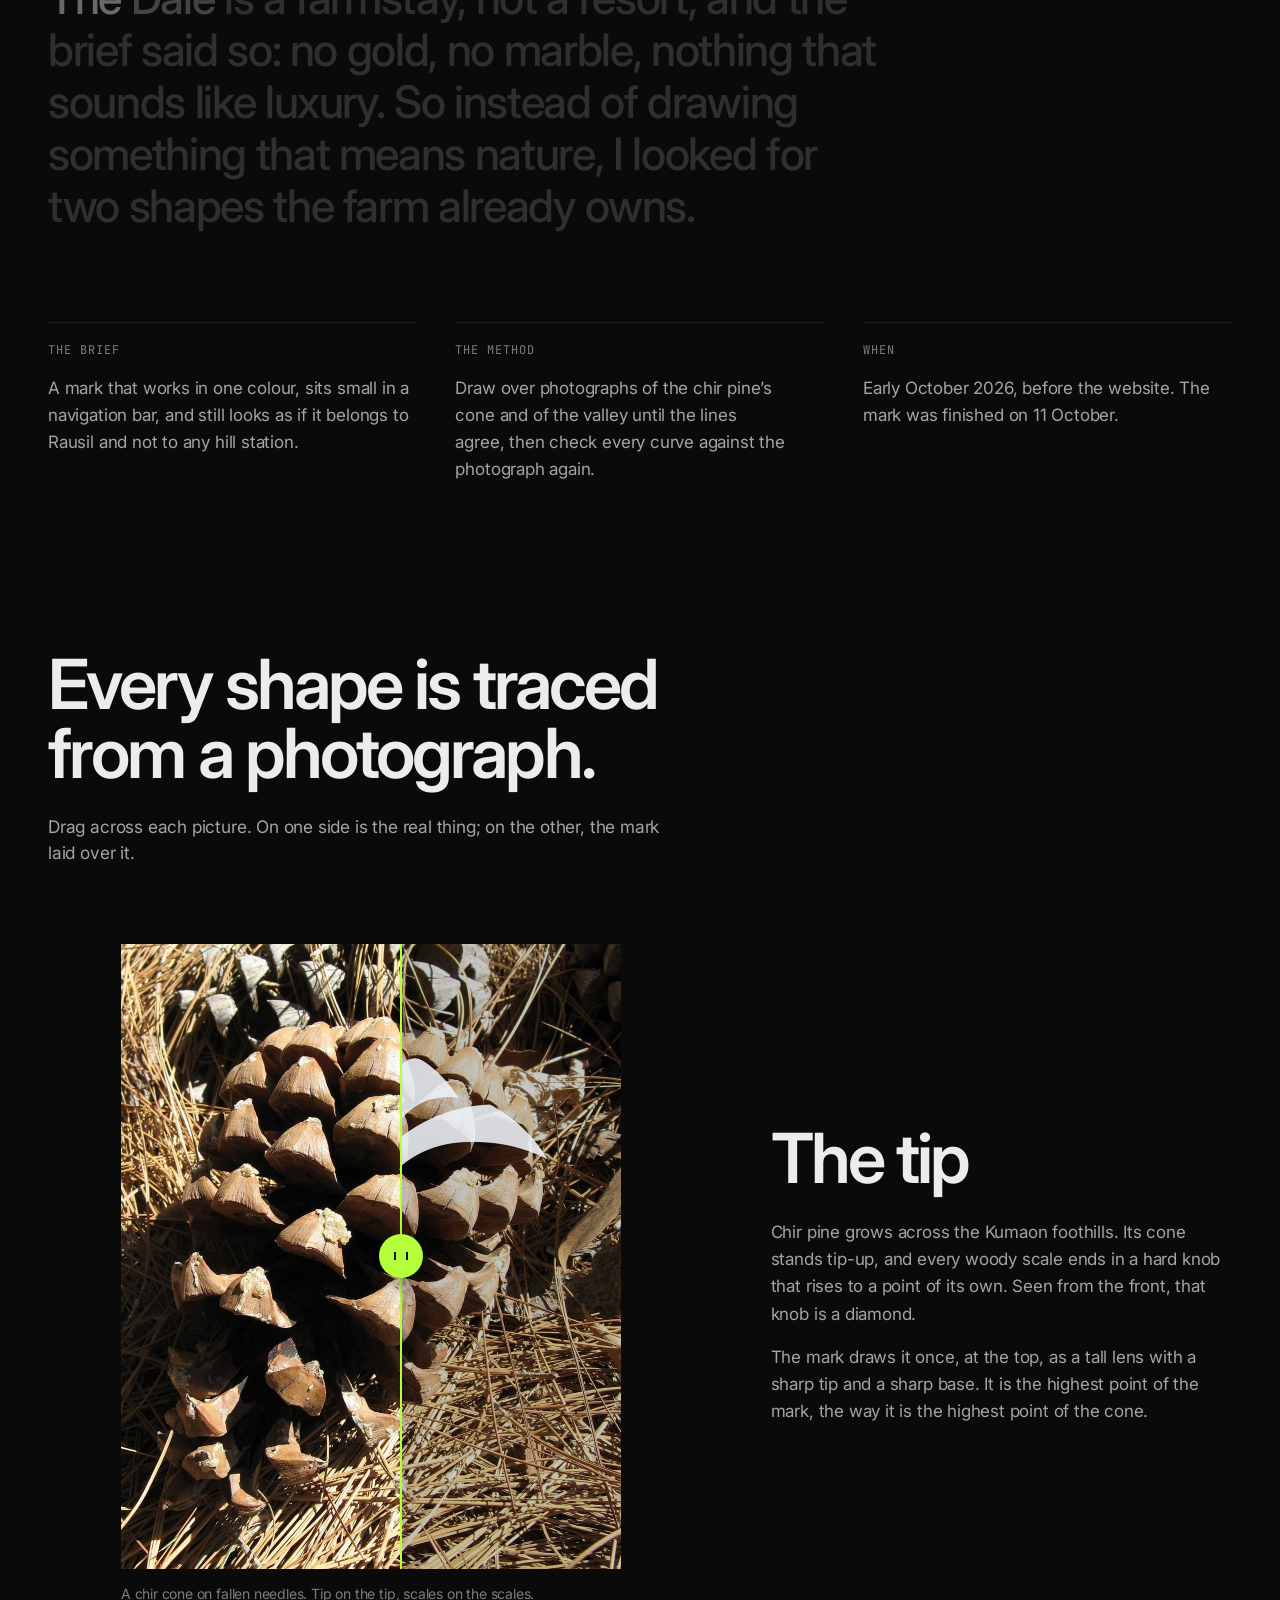
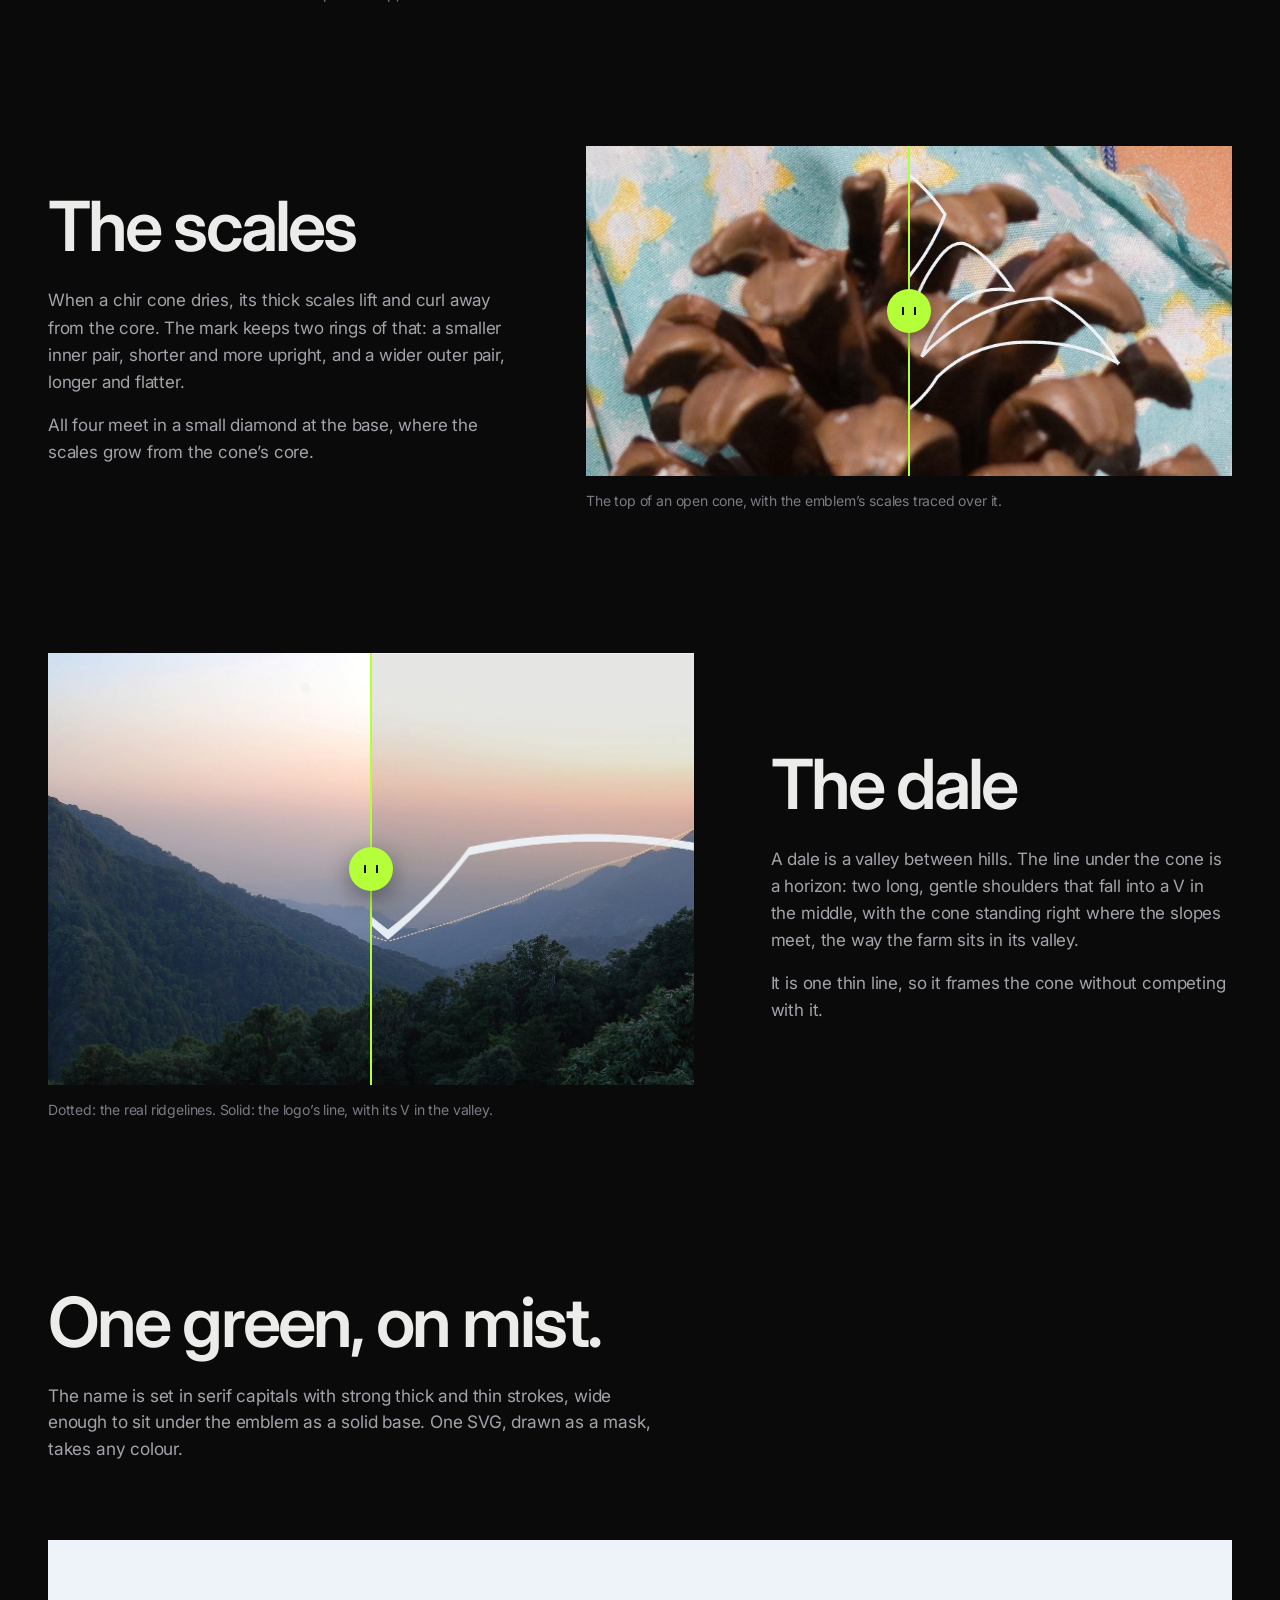
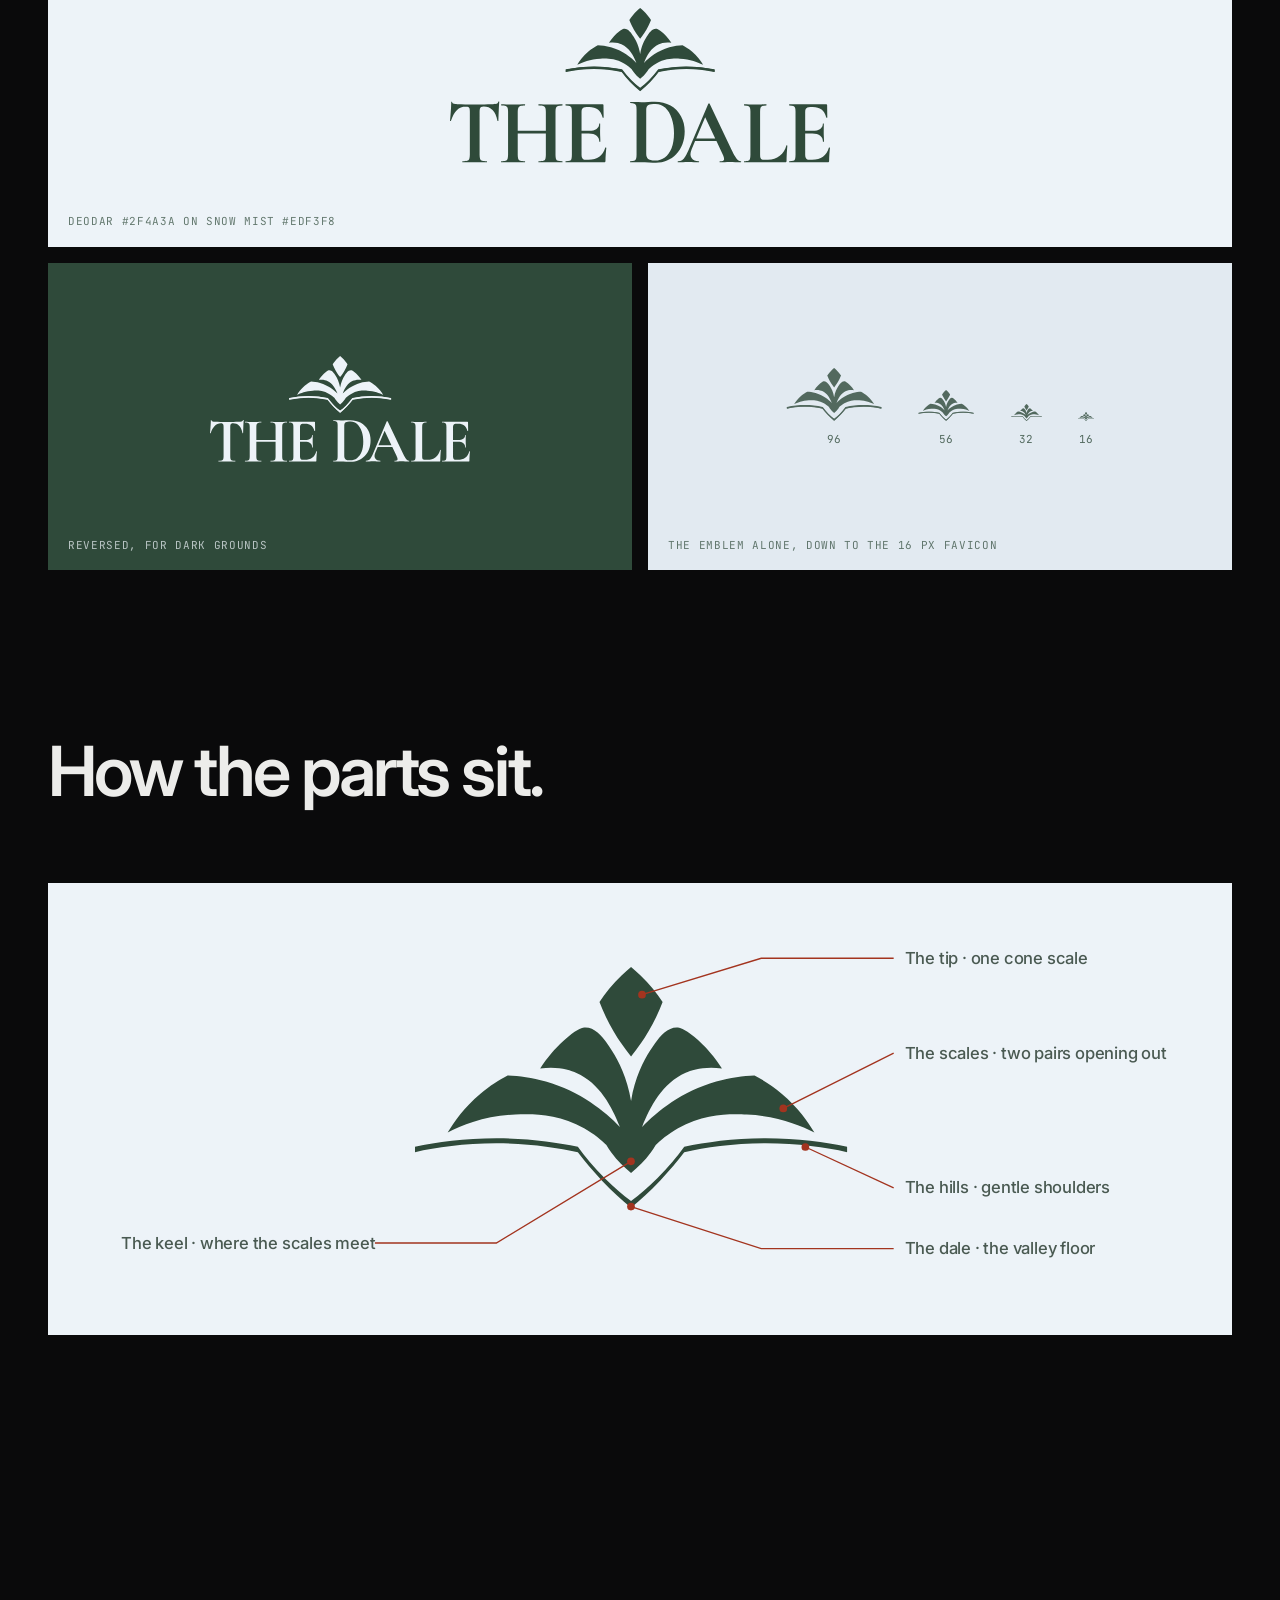
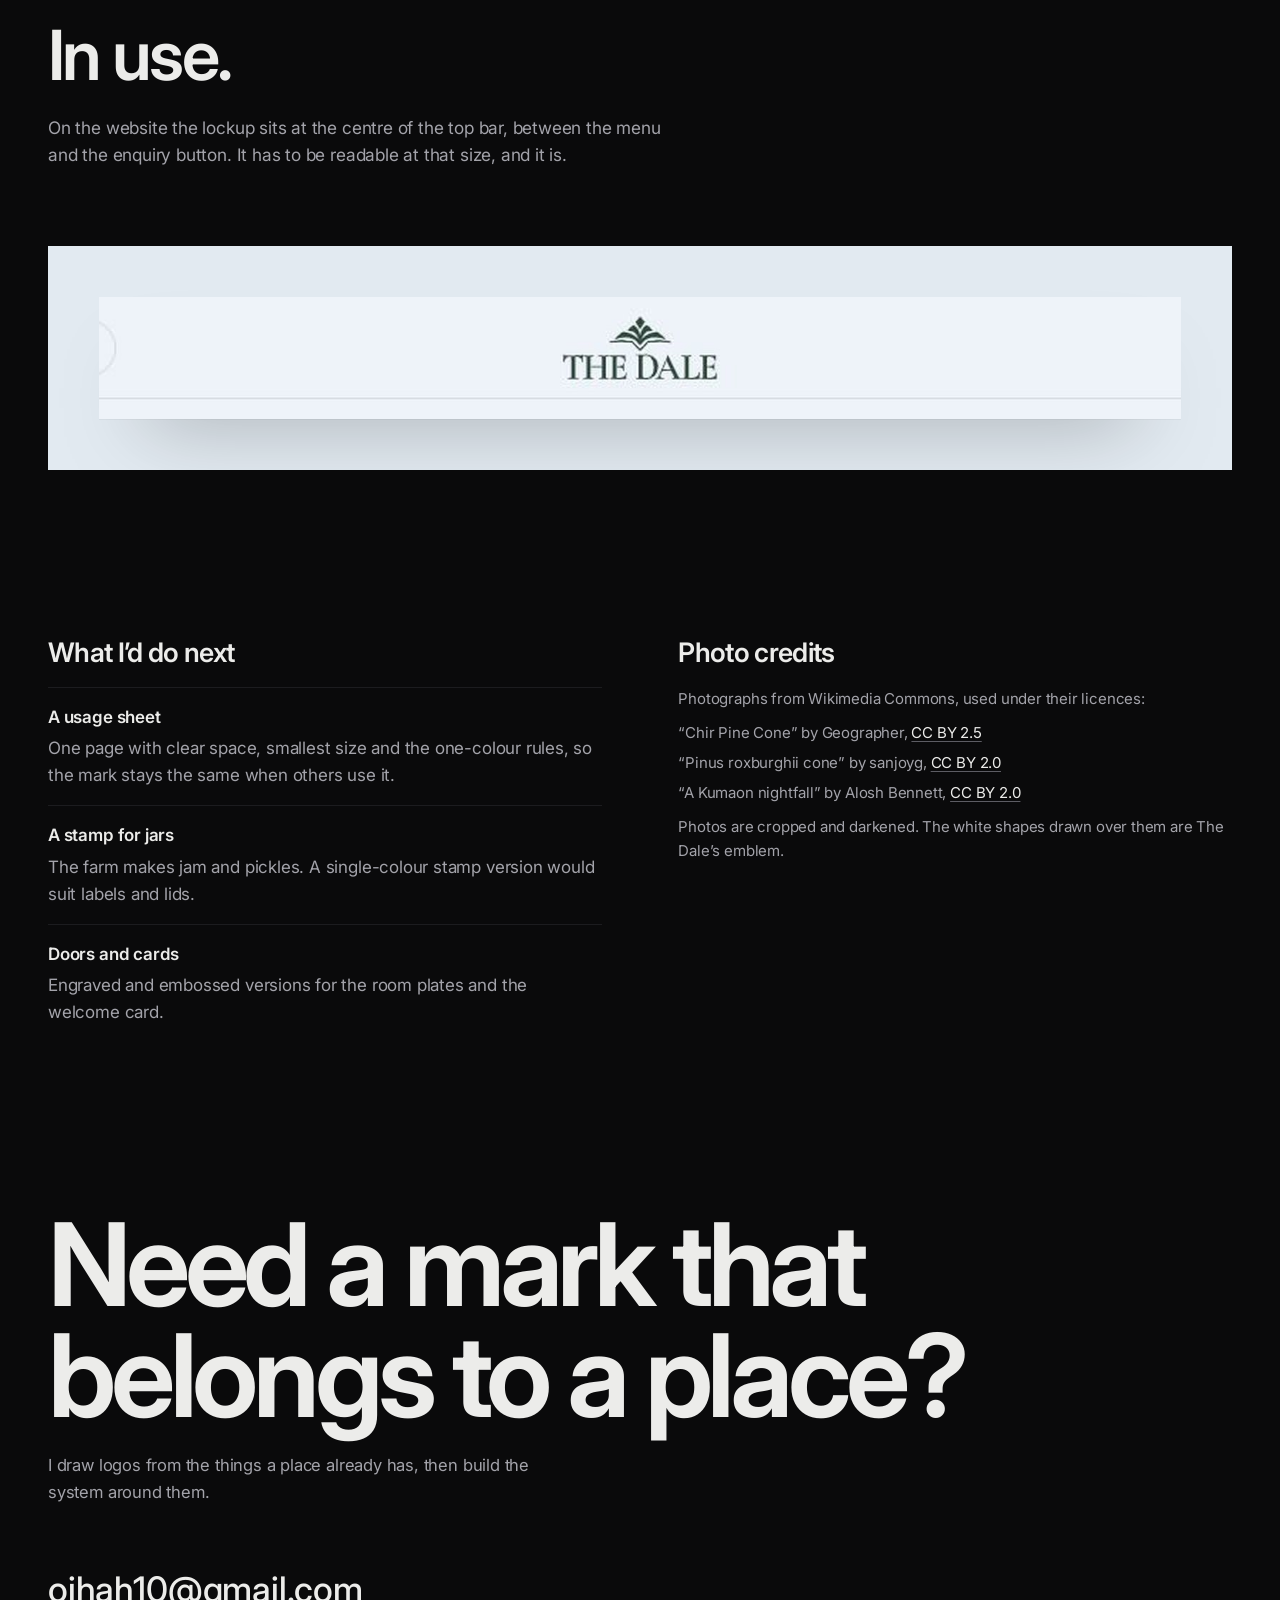
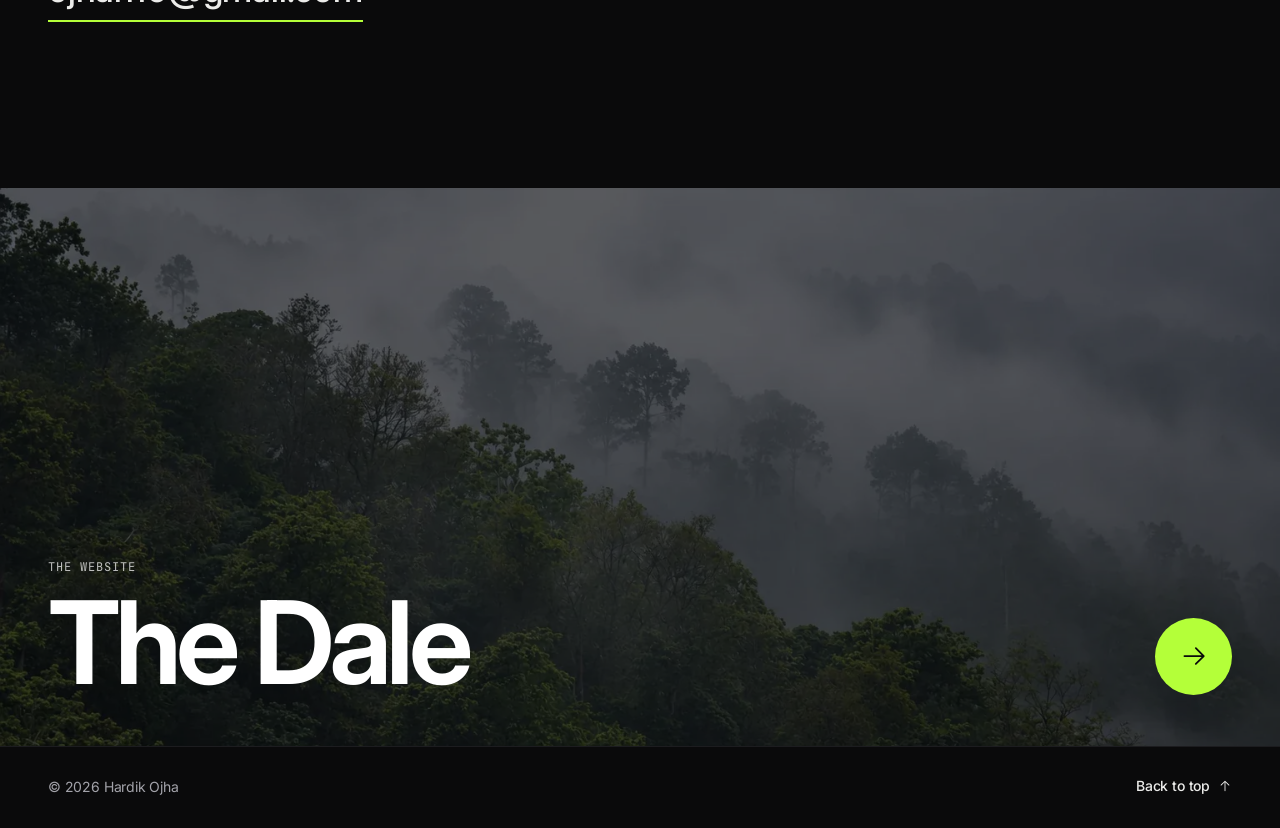
<file: the-dale-logo.html>
<!DOCTYPE html>
<html lang="en">
<head>
<meta charset="UTF-8">
<meta name="viewport" content="width=device-width, initial-scale=1.0">
<title>The Dale mark, a logo case study - Hardik Ojha</title>
<meta name="description" content="How the mark for The Dale was drawn: a chir pine cone and the valley it grows in, traced from photographs, and the system that shipped.">
<meta name="theme-color" content="#0a0a0b">
<meta property="og:title" content="The Dale mark, by Hardik Ojha">
<meta property="og:description" content="A chir cone, standing in a dale. Every shape traced from a photograph of the place.">
<meta property="og:image" content="Assets/case-studies/the-dale-logo/cone-overlay.jpg">
<link rel="preload" href="fonts/inter-latin-var.woff2" as="font" type="font/woff2" crossorigin>
<link rel="icon" href="data:image/svg+xml,%3Csvg xmlns=%27http://www.w3.org/2000/svg%27 viewBox=%270 0 32 32%27%3E%3Crect width=%2732%27 height=%2732%27 rx=%276%27 fill=%27%230a0a0b%27/%3E%3Crect x=%277%27 y=%2711%27 width=%2718%27 height=%2710%27 rx=%272%27 fill=%27%232a2a2f%27/%3E%3Crect x=%2715%27 y=%275%27 width=%272.5%27 height=%2722%27 fill=%27%23b4ff39%27/%3E%3C/svg%3E">
<link rel="stylesheet" href="vendor/lenis.css">
<link rel="stylesheet" href="css/main.css">
<link rel="stylesheet" href="css/study.css">
<link rel="stylesheet" href="css/study-dale-logo.css">
<script>try{var t=localStorage.getItem('ho-theme');if(t==='light')document.documentElement.dataset.theme=t}catch(e){}</script>
</head>
<body class="no-dock">

<a class="skip-link" href="#main">Skip to content</a>
<div class="grain" aria-hidden="true"></div>

<header class="topbar">
  <a class="logo" href="index.html">Hardik Ojha</a>
  <nav class="topnav" aria-label="Primary">
    <a href="index.html#interface">Work</a>
    <a href="index.html#edit">Video</a>
    <a href="graphics.html" class="is-active">Graphics</a>
    <a href="index.html#darkroom">Photos</a>
    <a href="index.html#credits">About</a>
    <a href="index.html#contact">Contact</a>
  </nav>
  <button class="theme-btn" id="themeBtn" type="button" aria-label="Switch to light mode"><span class="ic ic-moon" data-icon="moon"></span><span class="ic ic-sun" data-icon="sun"></span></button>
</header>

<main id="main" class="study study--mark">

  <!-- Title card -->
  <header class="st-hero wrap">
    <div class="st-hero-top">
      <a class="link-arrow" href="the-dale.html"><span class="ic" data-icon="caret-left"></span> The Dale website</a>
      <span class="st-label">Logo design</span>
    </div>
    <h1 class="st-title" data-split>The Dale mark</h1>
    <div class="st-hero-foot">
      <div data-intro>
        <p class="st-sum">A chir pine cone standing in a valley, traced from photographs of the place it belongs to.</p>
        <div class="st-hero-cta">
          <a class="btn btn--neon" href="#plates-h">See it traced <span class="ic" data-icon="arrow-down"></span></a>
        </div>
      </div>
      <dl class="st-meta" data-intro style="--d:.5s">
        <div><dt>Client</dt><dd>The Dale, a farmstay at Rausil in Kumaon</dd></div>
        <div><dt>Role</dt><dd>Logo and identity</dd></div>
        <div><dt>Delivered</dt><dd>Emblem, wordmark, lockups and favicon, all as SVG</dd></div>
        <div><dt>Made with</dt><dd>Figma, and small Python scripts for tracing and overlay checks</dd></div>
      </dl>
    </div>
  </header>

  <figure class="st-cover">
    <div class="st-cover-frame">
      <div class="mk-cover plate"><span class="d-lockup" role="img" aria-label="The Dale lockup in mist on deodar green: a pine cone emblem above the name"></span></div>
    </div>
  </figure>

  <!-- Intro -->
  <section class="st-sec wrap" aria-labelledby="intro-h">
    <h2 class="st-label" id="intro-h">Overview</h2>
    <p class="st-statement" data-words style="margin-top:20px">The Dale is a farmstay, not a resort, and the brief said so: no gold, no marble, nothing that sounds like luxury. So instead of drawing something that means nature, I looked for two shapes the farm already owns.</p>
    <div class="st-intro-grid">
      <div data-reveal><span class="st-label">The brief</span><p>A mark that works in one colour, sits small in a navigation bar, and still looks as if it belongs to Rausil and not to any hill station.</p></div>
      <div data-reveal style="--d:.08s"><span class="st-label">The method</span><p>Draw over photographs of the chir pine&rsquo;s cone and of the valley until the lines agree, then check every curve against the photograph again.</p></div>
      <div data-reveal style="--d:.16s"><span class="st-label">When</span><p>Early October 2026, before the website. The mark was finished on 11 October.</p></div>
    </div>
  </section>

  <!-- Traced plates -->
  <section class="st-sec wrap" aria-labelledby="plates-h">
    <div class="st-head">
      <h2 class="st-h2" id="plates-h" data-split>Every shape is traced from a photograph.</h2>
      <p class="st-lede" data-reveal>Drag across each picture. On one side is the real thing; on the other, the mark laid over it.</p>
    </div>
    <div class="st-chs">
      <article class="st-ch st-ch--split">
        <figure class="ba ba--tall st-ch-media" data-ba style="--pos:56%" data-reveal>
          <div class="ba-stage">
            <img class="ba-a" src="Assets/case-studies/the-dale-logo/cone-photo.jpg" alt="An upright chir pine cone lying on a bed of dry pine needles" width="1000" height="1250" loading="lazy">
            <img class="ba-b" src="Assets/case-studies/the-dale-logo/cone-overlay.jpg" alt="The same cone with the emblem drawn over its tip and upper scales" width="1000" height="1250" loading="lazy">
            <span class="ba-line" aria-hidden="true"><i></i></span>
            <input class="ba-range" type="range" min="0" max="100" value="56" aria-label="Wipe between the cone photograph and the emblem drawn over it">
          </div>
          <figcaption>A chir cone on fallen needles. Tip on the tip, scales on the scales.</figcaption>
        </figure>
        <div class="st-ch-copy">
          <h3 class="st-h2" data-split>The tip</h3>
          <div class="st-body" data-reveal>
            <p>Chir pine grows across the Kumaon foothills. Its cone stands tip-up, and every woody scale ends in a hard knob that rises to a point of its own. Seen from the front, that knob is a diamond.</p>
            <p>The mark draws it once, at the top, as a tall lens with a sharp tip and a sharp base. It is the highest point of the mark, the way it is the highest point of the cone.</p>
          </div>
        </div>
      </article>

      <article class="st-ch st-ch--split st-ch--flip">
        <figure class="ba st-ch-media" data-ba style="--pos:50%" data-reveal>
          <div class="ba-stage">
            <img class="ba-a" src="Assets/case-studies/the-dale-logo/crown-photo.jpg" alt="The top of an open chir cone, its scales curling outward" width="900" height="460" loading="lazy">
            <img class="ba-b" src="Assets/case-studies/the-dale-logo/crown-overlay.jpg" alt="The top of an open chir cone with the outline of the emblem&rsquo;s scales traced over it" width="900" height="460" loading="lazy">
            <span class="ba-line" aria-hidden="true"><i></i></span>
            <input class="ba-range" type="range" min="0" max="100" value="50" aria-label="Wipe between the open cone photograph and the scales traced over it">
          </div>
          <figcaption>The top of an open cone, with the emblem&rsquo;s scales traced over it.</figcaption>
        </figure>
        <div class="st-ch-copy">
          <h3 class="st-h2" data-split>The scales</h3>
          <div class="st-body" data-reveal>
            <p>When a chir cone dries, its thick scales lift and curl away from the core. The mark keeps two rings of that: a smaller inner pair, shorter and more upright, and a wider outer pair, longer and flatter.</p>
            <p>All four meet in a small diamond at the base, where the scales grow from the cone&rsquo;s core.</p>
          </div>
        </div>
      </article>

      <article class="st-ch st-ch--split">
        <figure class="ba st-ch-media" data-ba style="--pos:50%" data-reveal>
          <div class="ba-stage">
            <img class="ba-a" src="Assets/case-studies/the-dale-logo/valley-photo.jpg" alt="Kumaon hills at dusk, two ridges sloping down into a valley" width="1300" height="869" loading="lazy">
            <img class="ba-b" src="Assets/case-studies/the-dale-logo/valley-overlay.jpg" alt="The same hills with the real ridgelines dotted and the logo&rsquo;s line drawn over them, its V in the valley" width="1300" height="869" loading="lazy">
            <span class="ba-line" aria-hidden="true"><i></i></span>
            <input class="ba-range" type="range" min="0" max="100" value="50" aria-label="Wipe between the valley photograph and the logo line drawn over it">
          </div>
          <figcaption>Dotted: the real ridgelines. Solid: the logo&rsquo;s line, with its V in the valley.</figcaption>
        </figure>
        <div class="st-ch-copy">
          <h3 class="st-h2" data-split>The dale</h3>
          <div class="st-body" data-reveal>
            <p>A dale is a valley between hills. The line under the cone is a horizon: two long, gentle shoulders that fall into a V in the middle, with the cone standing right where the slopes meet, the way the farm sits in its valley.</p>
            <p>It is one thin line, so it frames the cone without competing with it.</p>
          </div>
        </div>
      </article>
    </div>
  </section>

  <!-- System -->
  <section class="st-sec wrap" aria-labelledby="sys-h">
    <div class="st-head">
      <h2 class="st-h2" id="sys-h" data-split>One green, on mist.</h2>
      <p class="st-lede" data-reveal>The name is set in serif capitals with strong thick and thin strokes, wide enough to sit under the emblem as a solid base. One SVG, drawn as a mask, takes any colour.</p>
    </div>
    <div class="gd-logos">
      <figure class="gd-logo gd-logo--wide plate" style="--pb:#edf3f8;--pi:#2f4a3a" data-reveal><span class="d-lockup" role="img" aria-label="The Dale lockup in deodar green on Snow Mist"></span><figcaption>Deodar #2F4A3A on Snow Mist #EDF3F8</figcaption></figure>
      <figure class="gd-logo plate" style="--pb:#2f4a3a;--pi:#edf3f8" data-reveal><span class="d-lockup" style="width:min(80%,260px)" role="img" aria-label="The Dale lockup reversed out of deodar green"></span><figcaption>Reversed, for dark grounds</figcaption></figure>
      <figure class="gd-logo plate" style="--pb:#e2eaf1;--pi:#2f4a3a;--d:.06s" data-reveal>
        <span class="gd-sizes"><span><i class="d-emb" style="--s:96px"></i>96</span><span><i class="d-emb" style="--s:56px"></i>56</span><span><i class="d-emb" style="--s:32px"></i>32</span><span><i class="d-emb" style="--s:16px"></i>16</span></span>
        <figcaption>The emblem alone, down to the 16 px favicon</figcaption>
      </figure>
    </div>
  </section>

  <!-- Anatomy -->
  <section class="st-sec wrap" aria-labelledby="an-h">
    <div class="st-head">
      <h2 class="st-h2" id="an-h" data-split>How the parts sit.</h2>
    </div>
    <div class="plate plate--pad" style="--pb:#edf3f8;--pi:#16231d" data-reveal>
      <svg class="an" viewBox="20 -30 980 310" xmlns="http://www.w3.org/2000/svg" role="img" aria-label="The emblem with its parts labelled: tip, scales, keel, hills and dale"><path class="mk" d="M530.66,31.63c-1.65,4.27-3.54,8.7-5.72,13.24-6.99,14.56-15.13,26.530-22.87,36.1-7.76-9.57-15.89-21.54-22.88-36.1-2.17-4.53-4.06-8.97-5.72-13.24,5.07-7.6,11.66-15.98,20.21-24.19,2.83-2.71,5.63-5.18,8.39-7.44,2.75,2.26,5.55,4.74,8.38,7.44,8.54,8.21,15.14,16.58,20.21,24.19Z"/><path class="mk" d="M668.21,149.8c-13.09-6.67-34.32-15.15-61.32-16.2-13.75-.52-37.68-1.44-62.26,12.43-9.24,5.21-15.94,11.04-20.21,15.21-1.3,2.18-2.77,4.46-4.47,6.78-5.46,7.46-11.82,13.6-17.88,18.51-6.07-4.91-12.43-11.05-17.890-18.51-1.7-2.33-3.17-4.6-4.47-6.78-4.26-4.18-10.96-10.01-20.19-15.21-24.59-13.87-48.53-12.95-62.27-12.43-27,1.04-48.22,9.52-61.32,16.2,5.71-9.65,14.97-22.7,29.41-34.92,8.85-7.51,17.53-12.89,24.87-16.73,10.11.38,21.93,1.84,34.69,5.52,31.26,9,53.4,26.94,67.11,41.12-7.26-18.44-18.48-39.72-39.42-48.93-5.78-2.54-16.72-6.12-32.88-3.95,8.87-13.86,18.28-22.99,25.14-28.68,9.41-7.8,13.26-8.5,15.86-8.5,10.34.02,17.92,11.42,24.21,21.19,5.78,8.96,13.62,23.96,17.15,45.46v-.08c3.53-21.51,11.36-36.51,17.14-45.47,6.3-9.76,13.87-21.16,24.23-21.19,2.58,0,6.43.7,15.84,8.52,6.87,5.68,16.27,14.81,25.14,28.68-16.16-2.18-27.1,1.39-32.88,3.94-20.99,9.24-32.22,30.61-39.47,49.1,13.69-14.2,35.86-32.19,67.16-41.2,12.77-3.68,24.58-5.15,34.69-5.52,7.35,3.84,16.01,9.22,24.87,16.730,14.45,12.22,23.71,25.27,29.41,34.92Z"/><path class="mk" d="M697.81,162.84v4.81c-19.47-4.29-44.53-8.04-73.78-8.02-29.26.02-54.32,3.8-73.78,8.12-6.11,8.04-13.29,16.66-21.69,25.49-9.15,9.62-18.15,17.81-26.5,24.73-8.35-6.92-17.35-15.11-26.51-24.73-8.39-8.83-15.57-17.45-21.69-25.49-19.46-4.32-44.52-8.1-73.78-8.12-29.25-.02-54.31,3.73-73.78,8.02v-4.81c19.84-4.2,45.09-7.78,74.4-7.73,28.76.05,53.57,3.58,73.16,7.73,6.35,8.75,14.37,18.52,24.39,28.47,8.27,8.21,16.38,15.03,23.81,20.63,7.42-5.6,15.53-12.42,23.8-20.63,10.02-9.95,18.04-19.72,24.39-28.47,19.59-4.14,44.4-7.67,73.16-7.730,29.31-.05,54.55,3.52,74.4,7.73Z"/><path class="lead" d="M512 25 L620 -8 L740 -8"/><circle class="dotm" cx="512" cy="25" r="3.5"/><text x="750" y="-3">The tip · one cone scale</text><path class="lead" d="M640 128 L740 78"/><circle class="dotm" cx="640" cy="128" r="3.5"/><text x="750" y="83">The scales · two pairs opening out</text><path class="lead" d="M502 176 L380 250 L270 250"/><circle class="dotm" cx="502" cy="176" r="3.5"/><text x="40" y="255">The keel · where the scales meet</text><path class="lead" d="M660 163 L740 200"/><circle class="dotm" cx="660" cy="163" r="3.5"/><text x="750" y="205">The hills · gentle shoulders</text><path class="lead" d="M502 217 L620 255 L740 255"/><circle class="dotm" cx="502" cy="217" r="3.5"/><text x="750" y="260">The dale · the valley floor</text></svg>
    </div>
    <ol class="an-legend" style="margin-top:28px" data-reveal>
      <li><b>The tip</b>One cone scale, the highest point.</li>
      <li><b>The scales</b>Two pairs opening outward.</li>
      <li><b>The keel</b>Where the scales meet.</li>
      <li><b>The hills</b>Two gentle shoulders.</li>
      <li><b>The dale</b>The valley floor under the cone.</li>
    </ol>
  </section>

  <!-- In use -->
  <section class="st-sec wrap" aria-labelledby="use-h">
    <div class="st-head">
      <h2 class="st-h2" id="use-h" data-split>In use.</h2>
      <p class="st-lede" data-reveal>On the website the lockup sits at the centre of the top bar, between the menu and the enquiry button. It has to be readable at that size, and it is.</p>
    </div>
    <figure class="plate plate--pad" style="--pb:#e2eaf1" data-reveal><img class="shot" src="Assets/case-studies/the-dale-logo/in-use-nav.jpg" alt="The Dale website top bar with the lockup at the centre" width="1520" height="172" loading="lazy"></figure>
  </section>

  <!-- Next + credits -->
  <section class="st-sec wrap st-close" aria-labelledby="next-h">
    <div data-reveal>
      <h2 class="st-h3" id="next-h">What I&rsquo;d do next</h2>
      <dl class="st-next-list">
        <div><dt>A usage sheet</dt><dd>One page with clear space, smallest size and the one-colour rules, so the mark stays the same when others use it.</dd></div>
        <div><dt>A stamp for jars</dt><dd>The farm makes jam and pickles. A single-colour stamp version would suit labels and lids.</dd></div>
        <div><dt>Doors and cards</dt><dd>Engraved and embossed versions for the room plates and the welcome card.</dd></div>
      </dl>
    </div>
    <div class="credits" data-reveal style="--d:.08s">
      <h2 class="st-h3">Photo credits</h2>
      <p>Photographs from Wikimedia Commons, used under their licences:</p>
      <ul>
        <li>&ldquo;Chir Pine Cone&rdquo; by Geographer, <a href="https://commons.wikimedia.org/w/index.php?curid=29163249" target="_blank" rel="noopener noreferrer">CC BY 2.5</a></li>
        <li>&ldquo;Pinus roxburghii cone&rdquo; by sanjoyg, <a href="https://commons.wikimedia.org/w/index.php?curid=6323296" target="_blank" rel="noopener noreferrer">CC BY 2.0</a></li>
        <li>&ldquo;A Kumaon nightfall&rdquo; by Alosh Bennett, <a href="https://commons.wikimedia.org/w/index.php?curid=129580282" target="_blank" rel="noopener noreferrer">CC BY 2.0</a></li>
      </ul>
      <p style="margin-top:10px">Photos are cropped and darkened. The white shapes drawn over them are The Dale&rsquo;s emblem.</p>
    </div>
  </section>

  <!-- Contact -->
  <section class="st-contact wrap" aria-labelledby="end-h">
    <h2 class="contact-title" id="end-h" data-split>Need a mark that belongs to a place?</h2>
    <p class="lede" data-reveal>I draw logos from the things a place already has, then build the system around them.</p>
    <div class="contact-mail" data-reveal><a class="mail-link" href="mailto:ojhah10@gmail.com">ojhah10@gmail.com</a></div>
  </section>

  <!-- Back to the website case -->
  <a class="st-nextcase" href="the-dale.html">
    <img src="Assets/case-studies/the-dale/valley-mist.webp" alt="" width="1536" height="1024" loading="lazy">
    <span class="st-nextcase-in wrap">
      <span><span class="st-label">The website</span><span class="st-nextcase-name">The Dale</span></span>
      <span class="st-nextcase-go"><span class="ic" data-icon="arrow-right"></span></span>
    </span>
  </a>
</main>

<footer class="footer wrap">
  <span>&copy; <span id="year"></span> Hardik Ojha</span>
  <a href="#main" class="link-arrow">Back to top <span class="ic" data-icon="arrow-up"></span></a>
</footer>

<script src="vendor/gsap.min.js"></script>
<script src="vendor/ScrollTrigger.min.js"></script>
<script src="vendor/lenis.min.js"></script>
<script src="js/icons.js"></script>
<script src="js/study.js"></script>
<script src="js/study-dale-logo.js"></script>
<script src="js/theme.js"></script>
</body>
</html>
</file>
<file: vendor/lenis.css>
html.lenis,
html.lenis body {
  height: auto;
}

.lenis:not(.lenis-autoToggle).lenis-stopped {
  overflow: clip;
}

.lenis [data-lenis-prevent],
.lenis [data-lenis-prevent-wheel],
.lenis [data-lenis-prevent-touch],
.lenis [data-lenis-prevent-vertical],
.lenis [data-lenis-prevent-horizontal] {
  overscroll-behavior: contain;
}

.lenis.lenis-smooth iframe {
  pointer-events: none;
}

.lenis.lenis-autoToggle {
  transition-property: overflow;
  transition-duration: 1ms;
  transition-behavior: allow-discrete;
}
</file>
<file: css/main.css>
/* =========================================================
   Hardik Ojha portfolio, concept "The Cut"
   Dark only (by brief). One accent: neon green.
   Radius rules: media/panels 0, timeline clips 2px, buttons pill.
   z-index scale: content 1, loupe 30, topbar/dock 40, prompt 50, grain 60, slate 80
   ========================================================= */

/* Inter 4 (SIL OFL), Latin subset, variable: wght 100-900, opsz 14-32 (Display cut kicks in as size grows) */
@font-face { font-family: 'Inter'; src: url('../fonts/inter-latin-var.woff2') format('woff2'); font-weight: 100 900; font-display: swap; }
@font-face { font-family: 'JetBrains Mono'; src: url('../fonts/jetbrains-mono-400.woff2') format('woff2'); font-weight: 400; font-display: swap; }
@font-face { font-family: 'JetBrains Mono'; src: url('../fonts/jetbrains-mono-500.woff2') format('woff2'); font-weight: 500; font-display: swap; }

:root {
  --black: #0a0a0b;
  --g900: #121214;
  --g850: #17171a;
  --g800: #1c1c1f;
  --g700: #2a2a2f;
  --g500: #5c5c63;
  --g400: #7b7b83;
  --g300: #a3a3aa;
  --white: #ececea;
  --neon: #b4ff39;
  --neon-15: rgb(180 255 57 / .15);
  --neon-glow: 0 0 18px rgb(180 255 57 / .45);

  --f-display: 'Inter', system-ui, -apple-system, sans-serif;
  --f-body: 'Inter', system-ui, -apple-system, 'Segoe UI', sans-serif;
  --f-mono: 'JetBrains Mono', ui-monospace, 'Cascadia Mono', monospace;

  /* Critically damped spring (damping 1.0), sampled: no overshoot, settles softly */
  --ease: linear(0, 0.0575 4.2%, 0.1802 8.3%, 0.3206 12.5%, 0.4549 16.7%, 0.5727 20.8%, 0.6709 25%, 0.7499 29.2%, 0.812 33.3%, 0.86 37.5%, 0.8965 41.7%, 0.9239 45.8%, 0.9444 50%, 0.9596 54.2%, 0.9707 58.3%, 0.9789 62.5%, 0.9848 66.7%, 0.9891 70.8%, 0.9922 75%, 0.9944 79.2%, 0.996 83.3%, 0.9972 87.5%, 0.998 91.7%, 0.9986 95.8%, 1);
  --glass: blur(20px) saturate(180%);
  --topbar: 64px;
  --dock: 56px;
  --gutter: clamp(16px, 4vw, 48px);
  --max: 1400px;

  color-scheme: dark;
}

*, *::before, *::after { box-sizing: border-box; }
html { -webkit-text-size-adjust: 100%; }
html, body { overflow-x: clip; }

body {
  margin: 0;
  background: var(--black);
  color: var(--g300);
  font-family: var(--f-body);
  font-size: 17px;
  line-height: 1.6;
  letter-spacing: -.011em;
  font-optical-sizing: auto;
  -webkit-font-smoothing: antialiased;
  -moz-osx-font-smoothing: grayscale;
  padding-bottom: var(--dock);
}

img, video, canvas { display: block; max-width: 100%; }
a { color: inherit; text-decoration: none; }
button { font: inherit; color: inherit; background: none; border: 0; padding: 0; cursor: pointer; touch-action: manipulation; }
a, button { -webkit-tap-highlight-color: transparent; }
.h2, .hero-title, .contact-title, .case-name, .cr-name { text-wrap: balance; }
h1, h2, h3, p, figure, dl, dd, ol, ul { margin: 0; }
ol, ul { padding: 0; list-style: none; }
::selection { background: var(--neon); color: var(--black); }

:focus-visible { outline: 2px solid var(--neon); outline-offset: 3px; }

.wrap { width: 100%; max-width: var(--max); margin-inline: auto; padding-inline: var(--gutter); }
.mono { font-family: var(--f-mono); font-size: 12px; letter-spacing: .04em; }

.h2 {
  font-family: var(--f-display);
  font-weight: 600;
  color: var(--white);
  font-size: clamp(2.2rem, 5vw, 4.2rem);
  line-height: 1.04;
  letter-spacing: -.032em;
  max-width: 16ch;
}
.h3 {
  font-family: var(--f-display);
  font-weight: 550;
  color: var(--white);
  font-size: clamp(1.4rem, 2.4vw, 2rem);
  letter-spacing: -.022em;
}
.lede { margin-top: 18px; max-width: 52ch; font-size: clamp(16px, 1.3vw, 19px); }

.ic { display: inline-flex; width: 1em; height: 1em; flex: none; }
.ic svg { width: 100%; height: 100%; }

.skip-link {
  position: fixed; left: 16px; top: -60px; z-index: 90;
  background: var(--neon); color: var(--black); padding: 10px 16px; border-radius: 999px; font-weight: 700;
}
.skip-link:focus { top: 12px; }

/* ---------- Buttons and links ---------- */
.btn {
  display: inline-flex; align-items: center; justify-content: center; gap: 8px;
  height: 52px; padding: 0 28px; border-radius: 999px;
  font-weight: 600; font-size: 16px; letter-spacing: -.01em; white-space: nowrap;
  transition: transform .4s var(--ease), background-color .3s, color .3s, box-shadow .3s;
}
.btn--neon { background: var(--neon); color: var(--black); }
.btn--neon:hover { box-shadow: var(--neon-glow); }
.btn--ghost { color: var(--white); box-shadow: inset 0 0 0 1px rgb(236 236 234 / .35); background: rgb(10 10 11 / .35); backdrop-filter: var(--glass); -webkit-backdrop-filter: var(--glass); }
.btn--ghost:hover { box-shadow: inset 0 0 0 1px var(--white); }
.btn--sm { height: 40px; padding: 0 18px; font-size: 14px; }

.link-arrow {
  display: inline-flex; align-items: center; gap: 8px;
  color: var(--white); font-weight: 500;
  background: linear-gradient(var(--neon), var(--neon)) left bottom / 0 1px no-repeat;
  padding-bottom: 2px;
  transition: background-size .4s var(--ease), color .2s;
}
.link-arrow:hover { background-size: 100% 1px; color: var(--neon); }
.link-arrow .ic { transition: transform .4s var(--ease); }
.link-arrow:hover .ic { transform: translate(2px, -2px); }

/* Glass: one translucent layer over content, with a lit top edge */
.glass {
  color: #fff;
  background: linear-gradient(180deg, rgb(255 255 255 / .26), rgb(255 255 255 / .08));
  backdrop-filter: var(--glass); -webkit-backdrop-filter: var(--glass);
  box-shadow: inset 0 1px 0 rgb(255 255 255 / .5), inset 0 0 0 1px rgb(255 255 255 / .16), 0 16px 40px -12px rgb(0 0 0 / .55);
}
@media (prefers-reduced-transparency: reduce) {
  .glass { background: rgb(28 28 31 / .96); backdrop-filter: none; -webkit-backdrop-filter: none; }
}
@media (prefers-contrast: more) {
  .glass { background: rgb(10 10 11 / .92); box-shadow: inset 0 0 0 2px #fff; }
}

/* ---------- Grain ---------- */
.grain {
  position: fixed; inset: -50%; z-index: 60; pointer-events: none; opacity: .07;
  background-image: url("data:image/svg+xml,%3Csvg xmlns='http://www.w3.org/2000/svg' width='200' height='200'%3E%3Cfilter id='n'%3E%3CfeTurbulence type='fractalNoise' baseFrequency='.9' numOctaves='3' stitchTiles='stitch'/%3E%3C/filter%3E%3Crect width='100%25' height='100%25' filter='url(%23n)'/%3E%3C/svg%3E");
}
@media (prefers-reduced-motion: no-preference) {
  .grain { animation: grain 1s steps(6) infinite; }
}
@keyframes grain {
  0% { transform: translate(0, 0); } 20% { transform: translate(-3%, 2%); } 40% { transform: translate(2%, -4%); }
  60% { transform: translate(-4%, -1%); } 80% { transform: translate(3%, 3%); } 100% { transform: translate(0, 0); }
}

/* ---------- Top bar ---------- */
.topbar {
  position: fixed; inset: 0 0 auto 0; z-index: 40; height: var(--topbar);
  display: flex; align-items: center; gap: 32px; padding-inline: var(--gutter);
  background: rgb(10 10 11 / .6); backdrop-filter: var(--glass); -webkit-backdrop-filter: var(--glass);
  transition: background-color .4s;
}
.topbar.is-top { background: transparent; backdrop-filter: none; -webkit-backdrop-filter: none; }
.logo { font-family: var(--f-display); font-weight: 650; font-size: 18px; color: var(--white); letter-spacing: -.025em; margin-right: auto; }
.topnav { display: flex; gap: 28px; }
.topnav a { font-size: 14px; font-weight: 500; color: var(--g300); transition: color .2s; position: relative; }
.topnav a:hover, .topnav a.is-active { color: var(--white); }
.topnav a.is-active::after { content: ''; position: absolute; left: 0; right: 0; bottom: -6px; height: 1px; background: var(--neon); }

.music-btn {
  display: inline-flex; align-items: center; gap: 10px; height: 36px; padding: 0 14px;
  border-radius: 999px; box-shadow: inset 0 0 0 1px var(--g700); color: var(--g300);
  font-size: 13px; font-weight: 500; transition: box-shadow .3s, color .3s, transform .4s var(--ease);
}
.music-btn[hidden] { display: none; }
.music-btn:hover { box-shadow: inset 0 0 0 1px var(--g500); color: var(--white); }
.music-btn[aria-pressed="true"] { color: var(--neon); box-shadow: inset 0 0 0 1px rgb(180 255 57 / .5); }
.music-bars { display: inline-flex; align-items: flex-end; gap: 2px; height: 14px; }
.music-bars i { width: 3px; height: 3px; background: currentColor; border-radius: 1px; transition: height .3s; }
.music-btn[aria-pressed="true"] .music-bars i { animation: bar 1.1s ease-in-out infinite alternate; }
.music-btn[aria-pressed="true"] .music-bars i:nth-child(2) { animation-duration: .8s; }
.music-btn[aria-pressed="true"] .music-bars i:nth-child(3) { animation-duration: 1.4s; }
.music-btn[aria-pressed="true"] .music-bars i:nth-child(4) { animation-duration: .95s; }
@keyframes bar { 0% { height: 3px; } 100% { height: 14px; } }

/* ---------- Hero / cold open ----------
   The statement on the left, a program monitor on the right. The monitor cuts between
   one frame per discipline; the matching phrase in the h1 lights up with it. */
.hero {
  position: relative; min-height: calc(100dvh - var(--dock));
  display: grid; grid-template-columns: minmax(0, 1fr) auto; gap: clamp(32px, 6vw, 112px);
  padding: calc(var(--topbar) + clamp(16px, 4vh, 40px)) max(var(--gutter), (100% - var(--max)) / 2 + var(--gutter)) clamp(24px, 4vh, 44px);
}
.hero-copy { display: flex; flex-direction: column; justify-content: space-between; gap: 40px; min-width: 0; }
.hero-title {
  font-family: var(--f-display); font-weight: 600; color: var(--g400);
  font-size: clamp(2.5rem, 4.6vw, 5rem); line-height: 1.02; letter-spacing: -.04em;
}
.cue {
  color: inherit; white-space: nowrap;
  text-decoration: underline .05em transparent; text-underline-offset: .12em;
  transition: color .5s var(--ease), text-decoration-color .3s;
}
.cue.is-on { color: var(--white); }
.cue:hover { color: var(--white); text-decoration-color: var(--neon); }
.hero-sub { max-width: 40ch; font-size: clamp(16px, 1.3vw, 19px); color: var(--g300); }
.hero-ctas { display: flex; gap: 12px; margin-top: 28px; flex-wrap: wrap; }

/* sized by the viewport height so frame and bar always fit above the dock */
.hero-reel { width: min(40vw, (100dvh - var(--topbar) - var(--dock) - 130px) * .8); align-self: end; --dur: 5.5s; }
.hero-reel-view { position: relative; aspect-ratio: 4 / 5; }
.hero-reel-frame { position: absolute; inset: 0; overflow: hidden; background: var(--g900); }
.reel-frame { position: absolute; inset: 0; opacity: 0; transition: opacity .7s var(--ease); }
.reel-frame.is-on { opacity: 1; }
.reel-frame img, .reel-frame video {
  width: 100%; height: 100%; object-fit: cover; object-position: 50% 35%;
  transform: scale(1.06); transition: transform 1.6s var(--ease);
}
.reel-frame.is-on img, .reel-frame.is-on video { transform: none; }

/* viewfinder marks sit just outside the frame */
.vf-corner { position: absolute; z-index: 1; width: 22px; height: 22px; border: 0 solid rgb(236 236 234 / .55); pointer-events: none; }
.vf-tl { left: -10px; top: -10px; border-left-width: 1.5px; border-top-width: 1.5px; }
.vf-tr { right: -10px; top: -10px; border-right-width: 1.5px; border-top-width: 1.5px; }
.vf-bl { left: -10px; bottom: -10px; border-left-width: 1.5px; border-bottom-width: 1.5px; }
.vf-br { right: -10px; bottom: -10px; border-right-width: 1.5px; border-bottom-width: 1.5px; }
.vf-focus {
  position: absolute; left: 50%; top: 42%; width: 28%; aspect-ratio: 3 / 2; translate: -50% -50%;
  border: 1.5px solid var(--neon); opacity: 0;
}

.hero-reel-bar { display: grid; grid-template-columns: repeat(4, 1fr) auto; align-items: center; gap: 8px; margin-top: 18px; }
.seg {
  display: flex; flex-direction: column; gap: 9px; padding-block: 4px 2px; text-align: left;
  font-family: var(--f-mono); font-size: 11px; letter-spacing: .04em; color: var(--g400);
  white-space: nowrap; overflow: hidden; transition: color .3s;
}
/* sits beside the segments, like the pause control on apple.com carousels */
.hero-reel-pause {
  width: 36px; height: 36px; margin-left: 6px; border-radius: 50%; display: grid; place-items: center; font-size: 14px;
  color: var(--g300); box-shadow: inset 0 0 0 1px var(--g700); transition: box-shadow .3s, color .3s, transform .4s var(--ease);
}
.hero-reel-pause:hover { color: var(--white); box-shadow: inset 0 0 0 1px var(--g500); }
.hero-reel-pause .ic { grid-area: 1 / 1; }
.hero-reel-pause .ic-play, .hero-reel.is-paused .hero-reel-pause .ic-pause { display: none; }
.hero-reel.is-paused .hero-reel-pause .ic-play { display: inline-flex; translate: 6% 0; }
.seg:hover, .seg.is-on { color: var(--white); }
.seg-track { position: relative; display: block; width: 100%; height: 2px; overflow: hidden; background: var(--g700); }
.seg-track i { position: absolute; inset: 0; background: var(--g300); transform: scaleX(0); transform-origin: left; }
.seg.is-done .seg-track i { transform: none; }
/* the active segment's fill is the reel's clock: when it ends, the monitor cuts to the next frame */
.seg.is-on .seg-track i { background: var(--neon); animation: seg-fill var(--dur) linear forwards; }
.is-loading .seg.is-on .seg-track i,
.hero-reel:is(:hover, .is-paused, .is-off, :has(:focus-visible)) .seg.is-on .seg-track i,
.hero:has(.cue:hover, .cue:focus-visible) .seg.is-on .seg-track i { animation-play-state: paused; }
@keyframes seg-fill { to { transform: none; } }

/* ---------- Chapter cards: fade to black, title card, cut ----------
   Scroll drives --p (0 to 1) while the card is pinned; motifs read it, so the
   motion follows the scroll in both directions and can stop or reverse anywhere. */
.chapter { position: relative; z-index: 2; height: 190vh; --p: 0; --fin: 0; --fout: 0; }
/* fade to black above the card while it arrives, fade up from black below it as it leaves */
.chapter::before, .chapter::after { content: ''; position: absolute; left: 0; right: 0; height: 45vh; pointer-events: none; }
.chapter::before { opacity: var(--fin); }
.chapter::after { opacity: var(--fout); }
.chapter::before { top: 0; translate: 0 -100%; background: linear-gradient(transparent, var(--black)); }
.chapter::after { bottom: 0; translate: 0 100%; background: linear-gradient(var(--black), transparent); }
.chapter-frame {
  position: sticky; top: 0; height: 100dvh; overflow: hidden; background: var(--black);
  display: grid; place-items: center; padding: var(--topbar) var(--gutter) var(--dock);
}
.chapter-copy { position: relative; z-index: 1; text-align: center; will-change: transform, opacity; }
.chapter-kicker {
  display: flex; justify-content: center; gap: 18px; font-family: var(--f-mono); font-size: 12px;
  text-transform: uppercase; letter-spacing: .14em; color: var(--g300);
}
.chapter-kicker span:first-child { color: var(--neon); }
.chapter-title {
  font-family: var(--f-display); font-weight: 650; color: var(--white);
  font-size: clamp(3.6rem, 13vw, 12rem); line-height: .95; letter-spacing: -.05em; margin: 18px 0 20px;
}
.chapter-sub { max-width: 40ch; margin-inline: auto; font-size: clamp(16px, 1.3vw, 19px); }
.motif, .motif i { position: absolute; display: block; pointer-events: none; }
.motif { inset: 0; }

/* 01 Interface: a 12-column layout grid draws itself */
.motif--grid { inset: 0 var(--gutter); display: flex; justify-content: space-between; }
.motif--grid i { position: relative; width: 1px; height: 100%; background: var(--g800); transform-origin: top;
  transform: scaleY(clamp(0, calc(var(--p) * 1.8 - var(--i) * .06), 1)); }

/* 02 The Edit: a playhead sweeps a timeline ruler, splicing into the next scene */
.splice-ruler { left: 0; right: 0; top: 72%; height: 14px;
  background: repeating-linear-gradient(90deg, var(--g700) 0 1px, transparent 1px 24px) bottom / 100% 6px no-repeat,
              repeating-linear-gradient(90deg, var(--g500) 0 1px, transparent 1px 120px) bottom / 100% 14px no-repeat; }
.splice-head { top: 0; bottom: 0; left: 0; width: 2px; background: var(--neon); box-shadow: var(--neon-glow);
  opacity: clamp(0, calc(var(--p) * 12), 1); transform: translateX(calc(var(--p) * 100vw)); }

/* 03 Print: the title is screened on as halftone dots, which grow until the ink is solid.
   Two offset dot grids make the classic 45° screen; at .58 of the cell the dots cover it completely.
   The cell follows the type size, so the screen looks the same on a phone. */
.chapter[data-motif="halftone"] .chapter-title {
  --cell: max(5px, .05em);
  --r: calc(clamp(0, var(--p) * 2.4, 1) * var(--cell) * .58);
  --dot: radial-gradient(circle, #000 var(--r), transparent calc(var(--r) + .5px));
  -webkit-mask: var(--dot) 0 0 / var(--cell) var(--cell), var(--dot) calc(var(--cell) / 2) calc(var(--cell) / 2) / var(--cell) var(--cell);
          mask: var(--dot) 0 0 / var(--cell) var(--cell), var(--dot) calc(var(--cell) / 2) calc(var(--cell) / 2) / var(--cell) var(--cell);
}

/* 04 Darkroom: two strips of 35mm film run past in opposite directions */
.film-strip { left: -20%; right: -20%; height: 72px; background: var(--g900); }
.film-strip::before, .film-strip::after { content: ''; position: absolute; left: 0; right: 0; height: 10px;
  background: repeating-linear-gradient(90deg, transparent 0 12px, var(--black) 12px 26px); }
.film-strip::before { top: 8px; }
.film-strip::after { bottom: 8px; }
.film-strip--top { top: 12%; transform: translateX(calc(var(--p) * -240px)); }
.film-strip--bottom { bottom: 12%; transform: translateX(calc(var(--p) * 240px - 120px)); }

/* 05 Credits: letterbox bars close to 2.39:1, like the end of a film */
.motif--letterbox i { left: 0; right: 0; height: 13%; background: var(--g800); transform: scaleY(var(--p)); }
.motif--letterbox i:first-child { top: 0; transform-origin: top; }
.motif--letterbox i:last-child { bottom: 0; transform-origin: bottom; }

/* ---------- Interface (UI design) ---------- */
.interface { position: relative; }
.interface-pin {
  min-height: 100dvh; display: grid; grid-template-columns: minmax(0, 5fr) minmax(0, 7fr); gap: clamp(24px, 4vw, 72px);
  align-items: center; padding: calc(var(--topbar) + 16px) var(--gutter) calc(var(--dock) + 16px);
  max-width: var(--max); margin-inline: auto;
}
.stages { margin-top: 36px; display: grid; gap: 4px; counter-reset: s; }
.stages li {
  font-family: var(--f-mono); font-size: 13px; letter-spacing: .06em; text-transform: uppercase;
  color: var(--g500); padding: 8px 0 8px 18px; position: relative; transition: color .3s;
}
.stages li::before { content: ''; position: absolute; left: 0; top: 50%; width: 8px; height: 1px; background: currentColor; transition: width .4s var(--ease); }
.stages li.is-done { color: var(--g300); }
.stages li.is-active { color: var(--neon); }
.stages li.is-active::before { width: 12px; }

/* The stage: one real UI, styled in 5 cumulative layers (.s1 to .s4) */
.stage { position: relative; aspect-ratio: 16 / 11; width: 100%; font-size: clamp(9px, 1vw, 13px); color: var(--white); }
.stage .b { border: 1px dashed var(--g500); background-color: transparent; transition: border-color .5s, background-color .5s, box-shadow .5s; }
.stage .t {
  display: block; width: fit-content; color: transparent; background: var(--g700); border-radius: 2px;
  line-height: 1.2; transition: color .4s, background-color .4s;
}
.stage .ic { color: transparent; transition: color .4s; }
.stage .img { display: block; position: relative; overflow: hidden;
  background: linear-gradient(to top right, transparent calc(50% - .5px), var(--g500) 50%, transparent calc(50% + .5px)),
              linear-gradient(to bottom right, transparent calc(50% - .5px), var(--g500) 50%, transparent calc(50% + .5px)); }
.stage .img img { width: 100%; height: 100%; object-fit: cover; opacity: 0; filter: grayscale(1); transition: opacity .6s, filter .6s; }
.stage .accent { background: transparent; transition: background-color .5s, box-shadow .5s; }

.stage.s1 .t { color: inherit; background-color: transparent; }
.stage.s1 .t-s { color: var(--g300); }
.stage.s1 .ic { color: var(--g300); }
.stage.s2 .img img { opacity: 1; }
.stage.s3 .b { border-color: transparent; }
.stage.s3 .img img { filter: none; }
.stage.s3 .dev-desktop, .stage.s3 .dev-phone { background-color: var(--g900); box-shadow: 0 30px 80px -20px rgb(0 0 0 / .8), inset 0 0 0 1px var(--g700); }
.stage.s3 .dt-bar { background-color: var(--g850); }
.stage.s3 .dt-side { background-color: var(--g850); }
.stage.s3 .dt-player { background-color: var(--g800); }
.stage.s3 .bar { background-color: var(--g700); }
.stage.s3 .accent { background-color: var(--neon); }
.stage.s3 .dt-nav.is-on .t, .stage.s3 .dt-nav.is-on .ic, .stage.s3 .t-logo { color: var(--neon); }
.stage.s3 .ph-play { box-shadow: var(--neon-glow); }
.stage.s3 .ph-play .ic { color: var(--black); }

.dev-desktop { position: absolute; left: 0; top: 0; width: 84%; height: 86%; display: flex; flex-direction: column; overflow: hidden; }
.dt-bar { height: 7%; display: flex; align-items: center; gap: 5px; padding-left: 2%; border-width: 0 0 1px 0 !important; }
.dt-bar i { width: 7px; height: 7px; border-radius: 50%; background: var(--g700); }
.dt-body { flex: 1; display: grid; grid-template-columns: 22% 1fr; min-height: 0; }
.dt-side { display: flex; flex-direction: column; gap: 1.1em; padding: 1.4em 1.2em; border-width: 0 1px 0 0 !important; }
.t-logo { font-family: var(--f-display); font-weight: 650; font-size: 1.5em; letter-spacing: -.03em; margin-bottom: .6em; }
.dt-nav { display: flex; align-items: center; gap: .6em; font-size: 1em; }
.dt-main { padding: 1.6em 1.8em; display: flex; flex-direction: column; gap: .5em; min-width: 0; }
.t-h { font-family: var(--f-display); font-weight: 600; font-size: 2em; letter-spacing: -.025em; }
.t-s { font-size: .95em; }
.dt-grid { display: grid; grid-template-columns: repeat(3, 1fr); gap: 1.2em; margin-top: 1em; }
.dt-card { display: flex; flex-direction: column; gap: .45em; }
.dt-card .img { aspect-ratio: 1; }
.dt-player { margin-top: auto; display: grid; grid-template-columns: auto auto 1fr; align-items: center; gap: 1em; padding: .8em; }
.img--sm { width: 3.2em; height: 3.2em; }
.dt-player-meta { display: flex; flex-direction: column; gap: .3em; }
.bar { position: relative; height: 4px; display: block; overflow: hidden; border-radius: 2px; }
.bar .accent { position: absolute; inset: 0 auto 0 0; width: 30%; }
.stage.s4 .bar .accent { width: 62%; transition: width 4s linear, background-color .5s; }

.dev-phone {
  position: absolute; right: 0; bottom: 0; width: 30%; aspect-ratio: 9 / 18.5;
  border-radius: 6% / 3% !important; padding: 7% 7% 9%; display: flex; flex-direction: column; gap: 6%; overflow: hidden;
}
.img--art { aspect-ratio: 1; width: 100%; border-radius: 4px; }
.ph-meta { display: flex; flex-direction: column; gap: .4em; }
.ph-meta .t-h { font-size: 1.6em; }
.ph-controls { display: flex; align-items: center; justify-content: space-between; font-size: 1.5em; margin-top: auto; }
.ph-play { width: 2.4em; height: 2.4em; border-radius: 50% !important; display: grid; place-items: center; font-size: .8em; }
.ph-play .ic { grid-area: 1 / 1; font-size: 1.1em; }
.ph-play .ic-pause { opacity: 0; }
.stage.is-clicked .ph-play { transform: scale(.9); }
.stage.is-playing .ph-play .ic-play { opacity: 0; }
.stage.is-playing .ph-play .ic-pause { opacity: 1; }
.eq { position: absolute; top: 4%; right: 8%; display: flex; gap: 2px; align-items: flex-end; height: 1.2em; opacity: 0; transition: opacity .4s; }
.eq i { width: 3px; height: 30%; background: var(--neon); border-radius: 1px; }
.stage.is-playing .eq { opacity: 1; }
.stage.is-playing .eq i { animation: bar .9s ease-in-out infinite alternate; }
.stage.is-playing .eq i:nth-child(2n) { animation-duration: .6s; }
.stage.is-playing .eq i:nth-child(3n) { animation-duration: 1.2s; }

.ui-cursor {
  position: absolute; left: 0; top: 0; font-size: clamp(18px, 2vw, 26px); color: var(--white);
  filter: drop-shadow(0 2px 6px rgb(0 0 0 / .6)); opacity: 0; pointer-events: none;
  transform: translate(var(--cx0, 40%), var(--cy0, 110%));
}
.stage.s4 .ui-cursor { opacity: 1; transform: translate(var(--cx, 80%), var(--cy, 80%)); transition: transform 1.1s var(--ease), opacity .3s; }

/* Case cards */
.cases { padding-block: clamp(48px, 8vw, 120px) clamp(24px, 4vw, 48px); }
/* Picture above, text below: photos are never darkened, and no text ever sits on an image.
   The first card runs the full width with its text beside the picture; the rest pair up. */
.cases-grid { margin-top: 28px; display: grid; grid-template-columns: repeat(2, minmax(0, 1fr)); gap: clamp(40px, 5vw, 72px) clamp(16px, 2vw, 28px); }
.case { position: relative; display: grid; grid-template-rows: auto 1fr; gap: 20px; min-width: 0; transition: transform .4s var(--ease); }
.case:first-child { grid-column: 1 / -1; grid-template-columns: minmax(0, 7fr) minmax(0, 4fr); grid-template-rows: none; align-items: end; gap: clamp(20px, 3vw, 48px); }
/* a card left alone on the last row takes the whole row */
.case:last-child:nth-child(2n) { grid-column: 1 / -1; }
.case-media { position: relative; aspect-ratio: 16 / 9; overflow: hidden; background: var(--g900); }
.case-media img { width: 100%; height: 100%; object-fit: cover; transition: transform 1.2s var(--ease); }
.case--link:hover .case-media img { transform: scale(1.03); }
.case--neon .case-media { background: var(--neon); }
.case--grid .case-media {
  background-image: linear-gradient(var(--g800) 1px, transparent 1px), linear-gradient(90deg, var(--g800) 1px, transparent 1px);
  background-size: 32px 32px; box-shadow: inset 0 0 0 1px var(--g700);
}
.case-mark {
  position: absolute; left: clamp(20px, 2.4vw, 36px); bottom: clamp(16px, 2vw, 28px); right: 16px;
  font-family: var(--f-display); font-weight: 700; font-size: clamp(5rem, 11vw, 9rem); line-height: 1; letter-spacing: -.06em; color: var(--white);
}
.case--neon .case-mark { color: var(--black); }
.case-body { display: flex; flex-direction: column; align-items: flex-start; gap: 10px; min-width: 0; }
.case-tag + .case-name { margin-top: -4px; }
.case-tag { font-family: var(--f-mono); font-size: 11px; text-transform: uppercase; letter-spacing: .12em; color: var(--g400); }
.case-name { margin: 0; font-family: var(--f-display); font-weight: 650; font-size: clamp(1.8rem, 3vw, 2.6rem); line-height: 1.08; letter-spacing: -.035em; color: var(--white); }
.case:first-child .case-name { font-size: clamp(2.4rem, 5vw, 4.4rem); line-height: 1.02; }
.case-sum { max-width: 40ch; color: var(--g300); }
.case-meta { display: flex; flex-wrap: wrap; gap: 6px 18px; font-family: var(--f-mono); font-size: 12px; color: var(--g400); }
.case-cta { margin-top: 6px; font-weight: 600; font-size: 15px; }
/* the link covers the whole card, so the picture is clickable too; its underline still only spans its own words */
.case-cta.link-arrow::after { content: ''; position: absolute; inset: 0; z-index: 1; }
.case--link:hover .case-cta { background-size: 100% 1px; color: var(--neon); }
.case--link:hover .case-cta .ic { transform: translate(2px, -2px); }
.case-cta--soon { font-family: var(--f-mono); font-weight: 400; font-size: 12px; color: var(--g400); }

/* ---------- The Edit ---------- */
.edit { position: relative; background: var(--black); }
.edit-pin { min-height: 100dvh; display: flex; flex-direction: column; justify-content: center; gap: clamp(20px, 3vh, 40px); padding: calc(var(--topbar) + 8px) 0 calc(var(--dock) + 16px); }
.edit-top { display: grid; grid-template-columns: minmax(0, 7fr) minmax(0, 5fr); gap: clamp(24px, 4vw, 64px); align-items: center; }
.monitor { position: relative; aspect-ratio: 16 / 9; background: var(--g900); overflow: hidden; box-shadow: inset 0 0 0 1px var(--g700); max-height: 52dvh; width: 100%; }
.monitor-bg { position: absolute; inset: -10%; background-size: cover; background-position: center; filter: blur(30px) brightness(.4) saturate(.6); }
.monitor-img { position: relative; height: 100%; width: 100%; object-fit: contain; }
.clip-info { margin-top: 28px; display: grid; gap: 6px; }
.clip-cat { color: var(--neon); text-transform: uppercase; letter-spacing: .12em; }
.clip-title { font-family: var(--f-display); font-weight: 550; font-size: clamp(1.4rem, 2.4vw, 2.2rem); line-height: 1.12; letter-spacing: -.022em; color: var(--white); min-height: 2.2em; }
.clip-info .link-arrow { justify-self: start; margin-top: 6px; }

.tl { display: grid; grid-template-columns: 44px 1fr; border-block: 1px solid var(--g800); background: var(--g900); }
.tl-labels { display: grid; grid-template-rows: 28px 76px 44px; border-right: 1px solid var(--g800); color: var(--g500); }
.tl-labels span { display: grid; place-items: center; border-bottom: 1px solid var(--g800); }
.tl-labels span:last-child { border-bottom: 0; }
.tl-viewport { position: relative; overflow: hidden; }
.tl-strip { position: relative; display: flex; gap: 0; padding-inline: 50%; width: max-content; will-change: transform; }
.tl-group { display: grid; grid-template-rows: 28px 76px 44px; }
.tl-v2 {
  margin: 4px 2px; border-radius: 2px; background: var(--g800); color: var(--g300);
  font-family: var(--f-mono); font-size: 11px; display: flex; align-items: center; padding-inline: 8px; white-space: nowrap; overflow: hidden;
  transition: background-color .3s, color .3s;
}
.tl-group.is-active .tl-v2 { background: var(--neon-15); color: var(--neon); }
.tl-v1 { display: flex; gap: 3px; padding: 6px 1.5px; }
.tl-clip {
  position: relative; height: 100%; border-radius: 2px; overflow: hidden; background-color: var(--g800);
  background-size: auto 100%; background-repeat: repeat-x; box-shadow: inset 0 0 0 1px var(--g700);
  transition: box-shadow .3s;
}
.tl-clip.is-active { box-shadow: inset 0 0 0 2px var(--neon); }
.tl-clip:hover { box-shadow: inset 0 0 0 1px var(--g300); }
.tl-wave { position: absolute; left: 0; bottom: 0; height: 44px; pointer-events: none; }
.tl-playhead { position: absolute; top: 0; bottom: 0; left: 50%; width: 2px; translate: -1px 0; background: var(--neon); box-shadow: var(--neon-glow); pointer-events: none; }
.tl-playhead::before { content: ''; position: absolute; top: 0; left: 50%; translate: -50% 0; border: 7px solid transparent; border-top: 9px solid var(--neon); }

/* ---------- Rolling (showreel) ---------- */
.rolling { padding-block: clamp(48px, 10vh, 120px); }
.reel { position: relative; aspect-ratio: 16 / 9; width: 100%; max-height: 100dvh; margin-inline: auto; overflow: hidden; background: var(--g900); }
.reel video { width: 100%; height: 100%; object-fit: cover; }
.letterbox { position: absolute; left: 0; right: 0; height: 12.8%; background: var(--black); z-index: 2; pointer-events: none; }
.letterbox--top { top: 0; transform-origin: top; }
.letterbox--bottom { bottom: 0; transform-origin: bottom; }
/* a shade only under the title, so the paused frame keeps its colour */
.reel-overlay { position: absolute; inset: 0; z-index: 3; display: flex; align-items: flex-end; justify-content: space-between; padding: clamp(20px, 5vw, 64px); transition: opacity .5s; background: linear-gradient(to top, rgb(10 10 11 / .6), rgb(10 10 11 / 0) 45%); }
.reel.is-playing .reel-overlay { opacity: 0; pointer-events: none; }
.reel-title { font-size: clamp(3rem, 10vw, 9rem); max-width: none; }
.play-btn {
  width: clamp(72px, 9vw, 112px); aspect-ratio: 1; border-radius: 50%; display: grid; place-items: center;
  font-size: clamp(24px, 3vw, 36px);
  transition: transform .45s var(--ease), background-color .3s;
}
.play-btn .ic { translate: 6% 0; } /* optical centre of the triangle */
.play-btn:hover { transform: scale(1.05); }

/* ---------- Darkroom ---------- */
.darkroom { position: relative; }
.darkroom-body { padding-block: clamp(64px, 9vw, 140px) clamp(64px, 10vw, 140px); }
.sheet {
  margin-top: clamp(32px, 4vw, 56px); display: grid; gap: clamp(10px, 1.2vw, 18px);
  grid-template-columns: repeat(4, 1fr); grid-auto-flow: dense; grid-auto-rows: clamp(140px, 16vw, 230px);
  background: var(--g900); padding: clamp(10px, 1.2vw, 18px);
}
.frame { position: relative; overflow: hidden; background: var(--black); }
.frame--tall { grid-row: span 2; }
.frame--wide { grid-column: span 2; }
.frame img {
  width: 100%; height: 100%; object-fit: cover;
  filter: invert(1) hue-rotate(180deg) saturate(.5) contrast(.9) brightness(.85);
  transition: filter 1.8s var(--ease);
}
.frame.is-developed img { filter: none; }
.frame .pick { position: absolute; inset: 6%; width: 88%; height: 88%; pointer-events: none; overflow: visible; }
.frame .pick path { fill: none; stroke: var(--neon); stroke-width: 2.5; stroke-linecap: round; stroke-dasharray: 1; stroke-dashoffset: 1; transition: stroke-dashoffset 1.2s var(--ease) 1.4s; filter: drop-shadow(0 0 4px rgb(180 255 57 / .5)); }
.frame.is-developed .pick path { stroke-dashoffset: 0; }
.loupe {
  position: fixed; z-index: 30; width: 180px; height: 180px; border-radius: 50%; pointer-events: none;
  box-shadow: 0 0 0 2px var(--neon), 0 20px 50px rgb(0 0 0 / .7); background-repeat: no-repeat;
  opacity: 0; transform: translate(-50%, -50%) scale(.6); transition: opacity .25s, transform .35s var(--ease);
}
.loupe.is-on { opacity: 1; transform: translate(-50%, -50%) scale(1); }

/* ---------- Every cut: category tabs over one rail ---------- */
.work { padding-block: clamp(64px, 10vw, 140px); }
.chips { display: flex; flex-wrap: wrap; gap: 8px; margin: 32px 0 28px; }
.chip {
  height: 38px; padding: 0 16px; border-radius: 999px; font-size: 14px; font-weight: 500; white-space: nowrap; flex: none;
  box-shadow: inset 0 0 0 1px var(--g700); color: var(--g300); transition: background-color .3s, color .3s, box-shadow .3s, transform .4s var(--ease); display: inline-flex; align-items: center; gap: 8px;
}
.chip:hover { color: var(--white); box-shadow: inset 0 0 0 1px var(--g500); }
.chip[aria-pressed="true"], .chip[aria-selected="true"] { background: var(--neon); color: var(--black); box-shadow: none; }
.chip small { font-family: var(--f-mono); font-size: 11px; opacity: .7; }

/* a row of chips with its controls on the right */
.bar-row { display: flex; align-items: center; justify-content: space-between; gap: 16px 24px; margin: 32px 0 28px; }
.bar-row .chips { margin: 0; }
.bar-row .link-arrow { flex: none; }
.rail-nav { display: flex; gap: 10px; flex: none; }
.rail-btn {
  width: 44px; height: 44px; border-radius: 50%; display: grid; place-items: center; font-size: 18px; color: var(--white);
  box-shadow: inset 0 0 0 1px var(--g700); transition: box-shadow .3s, opacity .3s, transform .4s var(--ease);
}
.rail-btn:hover:not(:disabled) { box-shadow: inset 0 0 0 1px var(--g300); }
.rail-btn:disabled { opacity: .3; cursor: default; }

/* the rail bleeds to the window edge but starts on the page grid */
.rail {
  --rail-h: clamp(280px, 46vh, 440px);
  --rail-pad: max(var(--gutter), (100% - var(--max)) / 2 + var(--gutter));
  display: flex; align-items: flex-start; gap: 16px; overflow-x: auto; overscroll-behavior-x: contain;
  padding-inline: var(--rail-pad); scroll-padding-inline: var(--rail-pad); scroll-snap-type: x mandatory;
  scrollbar-width: none;
}
.rail::-webkit-scrollbar { display: none; }
.vcard { display: block; flex: none; width: calc(var(--rail-h) * 9 / 16); scroll-snap-align: start; }
.vcard.horizontal { width: calc(var(--rail-h) * 16 / 9); }
.vcard-thumb { position: relative; overflow: hidden; aspect-ratio: 9 / 16; background: var(--g900); transition: transform .4s var(--ease); }
.vcard.horizontal .vcard-thumb { aspect-ratio: 16 / 9; }
.vcard-thumb img { width: 100%; height: 100%; object-fit: cover; transition: transform .8s var(--ease); }
.vcard:hover .vcard-thumb img { transform: scale(1.04); }
.vcard-play {
  position: absolute; left: 50%; top: 50%; width: 52px; height: 52px; border-radius: 50%; display: grid; place-items: center;
  font-size: 18px; translate: -50% -50%; scale: .7; opacity: 0;
  transition: opacity .3s, scale .45s var(--ease);
}
.vcard-play .ic { translate: 6% 0; }
.vcard:hover .vcard-play, .vcard:focus-visible .vcard-play { opacity: 1; scale: 1; }
.vcard-title { padding: 12px 2px 0; color: var(--white); font-weight: 500; font-size: 15px; line-height: 1.3; letter-spacing: -.01em; }
.rail.is-in .vcard { animation: rise .7s var(--ease) both; }
@keyframes rise { from { opacity: 0; transform: translateY(16px); } to { opacity: 1; transform: none; } }

/* ---------- Graphics: a spotlight flow ----------
   Every piece hangs at the same height. A spring in JS sets each one's offset from the centre
   (--x, in steps), turn (--ry), scale (--s) and light (--b) every frame, so there are no transitions here. */
.gfx-body { padding-block: clamp(64px, 8vw, 120px) clamp(72px, 10vw, 160px); }
.gfx-body .bar-row { margin-bottom: 0; }
.flow {
  --flow-h: clamp(320px, 56vh, 580px); --step: calc(var(--flow-h) * .75);
  position: relative; height: var(--flow-h); margin-top: 44px; perspective: 1800px;
  overflow-x: clip; touch-action: pan-y; user-select: none; -webkit-user-select: none; cursor: grab;
}
.flow.is-dragging { cursor: grabbing; }
/* the centre piece lights the wall behind it with its own colours */
.flow-glow {
  position: absolute; inset: -14% 24%; pointer-events: none;
  -webkit-mask-image: radial-gradient(closest-side, #000 25%, transparent); mask-image: radial-gradient(closest-side, #000 25%, transparent);
}
.flow-glow i { position: absolute; inset: 0; background: center / cover no-repeat; filter: blur(64px) saturate(1.5); opacity: 0; transition: opacity 1.2s var(--ease); }
.flow-glow i.is-on { opacity: .4; }
.flow-item {
  position: absolute; left: 50%; top: 0; height: 100%; aspect-ratio: var(--ar); margin: 0; translate: -50% 0;
  transform: translateX(calc(var(--x, 0) * var(--step))) rotateY(var(--ry, 0deg)) scale(var(--s, 1));
}
.flow-item a { display: block; height: 100%; }
.flow-item img {
  width: 100%; height: 100%; object-fit: cover; filter: brightness(var(--b, 1)); -webkit-user-drag: none;
  box-shadow: 0 44px 80px -36px rgb(0 0 0 / .9); transition: transform .4s var(--ease);
}
.flow-item.is-center a { cursor: zoom-in; }
.flow-item a:focus-visible { outline-offset: 6px; }
.flow-foot { display: flex; align-items: center; justify-content: space-between; gap: 16px; margin-top: 32px; }
.flow-cap { display: flex; align-items: baseline; flex-wrap: wrap; gap: 4px 14px; min-width: 0; }
.flow-title { color: var(--white); font-size: clamp(18px, 1.6vw, 22px); font-weight: 550; letter-spacing: -.02em; }
.flow-cap .mono { color: var(--g400); }

/* ---------- Credits ---------- */
.credits { position: relative; }
.credits-pin {
  display: grid; grid-template-columns: minmax(0, 5fr) minmax(0, 6fr); gap: clamp(24px, 5vw, 80px);
  max-width: var(--max); margin-inline: auto; padding: 0 var(--gutter);
  height: 100dvh; align-items: center;
}
.credits-portrait { height: calc(100dvh - var(--topbar) - var(--dock) - 48px); overflow: hidden; background: var(--g900); }
.credits-portrait img { width: 100%; height: 100%; object-fit: cover; filter: grayscale(1) contrast(1.1); }
.credits-screen {
  height: calc(100dvh - var(--topbar) - var(--dock)); overflow: hidden; position: relative; align-self: end; margin-bottom: var(--dock);
  -webkit-mask-image: linear-gradient(transparent, #000 18%, #000 82%, transparent);
  mask-image: linear-gradient(transparent, #000 18%, #000 82%, transparent);
}
.credits-roll { text-align: center; padding-block: 45vh; will-change: transform; }
.cr-kicker { font-family: var(--f-mono); font-size: 13px; text-transform: uppercase; letter-spacing: .14em; color: var(--g300); }
.cr-name { font-family: var(--f-display); font-weight: 650; color: var(--white); font-size: clamp(2.8rem, 6vw, 5.4rem); letter-spacing: -.04em; line-height: 1; margin-top: 10px; }
.cr-bio { margin: 36px auto 0; max-width: 46ch; font-size: clamp(16px, 1.3vw, 19px); }
.cr-block { margin-top: 64px; display: grid; gap: 14px; }
.cr-block div { display: grid; grid-template-columns: 1fr 1fr; gap: 24px; align-items: baseline; }
.cr-block dt { text-align: right; font-family: var(--f-mono); font-size: 12px; text-transform: uppercase; letter-spacing: .12em; color: var(--g500); }
.cr-block dd { text-align: left; color: var(--white); font-weight: 500; }
.cr-block--small dd { color: var(--g300); font-weight: 400; font-size: 15px; }

/* ---------- Contact ---------- */
.contact { min-height: 100dvh; display: grid; place-items: center; text-align: center; padding-block: 120px; }
.contact-inner { display: flex; flex-direction: column; align-items: center; }
.contact-title { font-family: var(--f-display); font-weight: 650; color: var(--white); font-size: clamp(3rem, 9vw, 8.5rem); line-height: .96; letter-spacing: -.045em; max-width: 12ch; }
.contact-mail { margin-top: clamp(32px, 5vw, 56px); display: flex; align-items: center; gap: 14px; flex-wrap: wrap; justify-content: center; }
.mail-link {
  font-size: clamp(1.2rem, 3vw, 2.2rem); font-weight: 500; color: var(--white);
  background: linear-gradient(var(--neon), var(--neon)) left bottom / 100% 2px no-repeat; padding-bottom: 4px;
  transition: color .3s;
}
.mail-link:hover { color: var(--neon); }
.copy-btn { display: inline-flex; align-items: center; gap: 8px; height: 40px; padding: 0 16px; border-radius: 999px; box-shadow: inset 0 0 0 1px var(--g700); font-size: 14px; transition: box-shadow .3s, color .3s, transform .4s var(--ease); }
.copy-btn:hover { box-shadow: inset 0 0 0 1px var(--g500); color: var(--white); }
.copy-btn.is-copied { color: var(--neon); box-shadow: inset 0 0 0 1px var(--neon); }
.socials { margin-top: 36px; display: flex; gap: 24px; flex-wrap: wrap; justify-content: center; }
.socials:empty { display: none; }

.footer { display: flex; justify-content: space-between; align-items: center; gap: 16px; padding-block: 28px; border-top: 1px solid var(--g800); font-size: 14px; }

/* ---------- Timeline dock ---------- */
.dock {
  position: fixed; inset: auto 0 0 0; z-index: 40; height: var(--dock);
  display: grid; grid-template-columns: auto 1fr; align-items: center; gap: 16px; padding: 0 var(--gutter);
  background: rgb(18 18 20 / .72); backdrop-filter: var(--glass); -webkit-backdrop-filter: var(--glass);
  border-top: 1px solid var(--g800);
}
.dock-tc { color: var(--neon); font-variant-numeric: tabular-nums; min-width: 11ch; }
.dock-track { position: relative; height: 30px; display: flex; gap: 2px; }
.dock-clip {
  position: relative; flex: 1 1 0; min-width: 0; height: 100%; border-radius: 2px; background: var(--g800);
  font-family: var(--f-mono); font-size: 11px; color: var(--g300); text-align: left; padding: 0 8px;
  white-space: nowrap; overflow: hidden; text-overflow: ellipsis; transition: background-color .3s, color .3s, transform .4s var(--ease);
}
.dock-clip:hover { background: var(--g700); color: var(--white); }
.dock-clip.is-active { background: var(--neon-15); color: var(--neon); box-shadow: inset 0 0 0 1px rgb(180 255 57 / .4); }
.dock-head { position: absolute; top: -8px; bottom: -8px; left: 0; width: 2px; background: var(--neon); box-shadow: var(--neon-glow); pointer-events: none; z-index: 2; will-change: transform; }

/* ---------- Sound prompt ---------- */
.sound-prompt {
  /* hangs from the Sound button it describes, clear of the hero buttons */
  position: fixed; right: var(--gutter); top: calc(var(--topbar) + 8px); z-index: 50; max-width: 340px;
  padding: 18px; background: var(--g900); box-shadow: inset 0 0 0 1px var(--g700), 0 20px 60px rgb(0 0 0 / .6);
  animation: rise .6s var(--ease) both;
}
.sound-prompt[hidden] { display: none; }
.sound-prompt p { color: var(--white); font-size: 15px; }
.sound-prompt-actions { display: flex; gap: 8px; margin-top: 14px; }

/* ---------- Pages without the dock, and the artwork viewer (graphics page) ---------- */
body.no-dock { padding-bottom: 0; }

.viewer { width: 100vw; height: 100dvh; max-width: none; max-height: none; margin: 0; border: 0; padding: 0; background: rgb(10 10 11 / .96); color: var(--white); }
.viewer[open] { display: grid; grid-template-columns: auto 1fr auto; align-items: center; }
.viewer::backdrop { background: rgb(10 10 11 / .8); }
.viewer-fig { display: grid; justify-items: center; gap: 12px; padding: 64px 0 24px; height: 100dvh; grid-template-rows: 1fr auto; min-width: 0; }
.viewer-fig img { max-height: calc(100dvh - 120px); width: auto; object-fit: contain; }
.viewer-fig figcaption { color: var(--g300); }
.viewer-btn { width: 48px; height: 48px; margin: 0 clamp(4px, 2vw, 24px); border-radius: 50%; display: grid; place-items: center; font-size: 22px; box-shadow: inset 0 0 0 1px var(--g700); transition: box-shadow .3s, color .3s; }
.viewer-btn:hover { box-shadow: inset 0 0 0 1px var(--neon); color: var(--neon); }
.viewer-close { position: absolute; top: 12px; right: 0; }

/* ---------- Press feedback ----------
   Starts on pointer-down, not release: scale .97 in 100ms, then springs back.
   Kept after every :hover rule so a held press always wins. */
.btn:active, .chip:active, .copy-btn:active, .theme-btn:active, .music-btn:active, .dock-clip:active, .play-btn:active, .hero-reel-pause:active,
.rail-btn:active:not(:disabled), .vcard:active .vcard-thumb, .case--link:active, .flow-item.is-center a:active img {
  transform: scale(.97); transition-duration: .1s; transition-timing-function: ease-out;
}

/* ---------- Responsive ---------- */
@media (max-width: 1024px) {
  .topnav { display: none; }
}

/* phones and portrait tablets: statement first, monitor below */
@media (max-width: 767px), (max-width: 1024px) and (orientation: portrait) {
  .hero { grid-template-columns: 1fr; min-height: 0; gap: 40px; padding-bottom: 40px; }
  .hero-reel { width: min(100%, 560px); }
}

@media (max-width: 767px) {
  :root { --topbar: 56px; --dock: 48px; }
  body { font-size: 16px; }
  .hero-copy { gap: 20px; }
  .hero-title { font-size: clamp(2.25rem, 10.4vw, 3rem); }
  .hero-ctas .btn { flex: 1 1 auto; }

  .interface-pin { grid-template-columns: 1fr; align-content: center; gap: 28px; }
  .stages { display: flex; flex-wrap: wrap; gap: 4px 14px; margin-top: 20px; }
  .stages li { padding: 4px 0 4px 14px; font-size: 11px; }
  .stage { aspect-ratio: 4 / 3.6; font-size: 7px; }
  .dev-desktop { width: 92%; height: 78%; }
  .dev-phone { width: 34%; }

  .cases-grid { grid-template-columns: 1fr; }
  .case:first-child { grid-template-columns: 1fr; }
  .case-media { aspect-ratio: 4 / 3; }

  .edit-top { grid-template-columns: 1fr; gap: 20px; }
  .edit-info .h2 { order: -1; }
  .clip-info { margin-top: 12px; }
  .clip-title { min-height: 0; }
  .tl-viewport { overflow-x: auto; scrollbar-width: none; }
  .tl-viewport::-webkit-scrollbar { display: none; }
  .tl-playhead { display: none; }
  .tl-strip { padding-inline: 12px; }

  .chapter { height: 160vh; }
  .chapter-kicker { gap: 12px; font-size: 11px; }
  .film-strip { height: 56px; }

  /* chips scroll sideways instead of wrapping; touch replaces the arrow buttons */
  .bar-row { flex-wrap: wrap; margin-inline: calc(var(--gutter) * -1); }
  .bar-row .chips { width: 100%; flex-wrap: nowrap; overflow-x: auto; padding-inline: var(--gutter); scrollbar-width: none; }
  .bar-row .chips::-webkit-scrollbar { display: none; }
  .bar-row .link-arrow { margin-left: var(--gutter); }
  .bar-row .rail-nav { display: none; }
  .rail { --rail-h: min(100vw, 62vh); gap: 10px; }
  .vcard.horizontal { width: 84vw; }
  .flow { --flow-h: min(112vw, 58vh); margin-top: 32px; }

  .sheet { grid-template-columns: repeat(2, 1fr); grid-auto-rows: 42vw; }
  .frame--wide { grid-column: span 2; }

  .credits-pin { grid-template-columns: 1fr; height: auto; padding-block: 64px; }
  .credits-portrait { height: 70vw; }
  .credits-screen { height: auto; overflow: visible; -webkit-mask-image: none; mask-image: none; margin: 0; }
  .credits-roll { padding-block: 24px 0; }
  .cr-block div { grid-template-columns: 1fr; gap: 2px; }
  .cr-block dt, .cr-block dd { text-align: center; }

  .dock { gap: 10px; }
  .dock-tc { font-size: 11px; min-width: 0; }
  .dock-clip { font-size: 0; padding: 0; }
  .footer { flex-direction: column; align-items: flex-start; }

  .sound-prompt { left: var(--gutter); max-width: none; }
}

/* ---------- Reduced motion ---------- */
@media (prefers-reduced-motion: reduce) {
  *, *::before, *::after { animation-duration: .01ms !important; animation-iteration-count: 1 !important; transition-duration: .01ms !important; transition-delay: 0s !important; }
  .frame img { filter: none; }
  .frame .pick path { stroke-dashoffset: 0; }
  .hero-reel-pause { display: none; } /* the reel does not advance on its own here */
  /* chapter cards become plain title cards: no pin, motifs at rest */
  .chapter { height: auto; --p: 1; }
  .chapter-frame { position: relative; height: auto; padding-block: 22vh; }
  .credits-pin { height: auto; padding-block: 96px; }
  .credits-screen { height: auto; overflow: visible; -webkit-mask-image: none; mask-image: none; }
  .credits-roll { padding-block: 0; }
}

/* =========================================================
   Light mode: neutral paper, ink text, deep aubergine accent
   Contrast: ink on bg 16:1, muted 7:1, white on accent 13:1
   ========================================================= */
:root[data-theme="light"] {
  color-scheme: light;
  --black: #f6f6f4;
  --g900: #ececea;
  --g850: #e4e4e1;
  --g800: #dcdcd8;
  --g700: #c9c9c4;
  --g500: #6b6b70;
  --g400: #707076;
  --g300: #45454b;
  --white: #17171a;
  --neon: #4a1442;
  --neon-15: rgb(74 20 66 / .08);
  --neon-glow: 0 8px 24px -10px rgb(74 20 66 / .5);
}
:root[data-theme="light"] .btn--neon,
:root[data-theme="light"] .chip[aria-pressed="true"],
:root[data-theme="light"] .skip-link,
:root[data-theme="light"] .case--neon .case-mark { color: #fff; }
:root[data-theme="light"] .stage.s3 .ph-play .ic { color: #fff; }
:root[data-theme="light"] ::selection { background: #4a1442; color: #fff; }
:root[data-theme="light"] .btn--ghost { color: #17171a; box-shadow: inset 0 0 0 1px rgb(23 23 26 / .25); background: rgb(246 246 244 / .7); }
:root[data-theme="light"] .topbar { background: rgb(246 246 244 / .85); border-bottom: 1px solid var(--g800); }
:root[data-theme="light"] .topbar.is-top { background: transparent; border-bottom-color: transparent; }
:root[data-theme="light"] .dock { background: rgb(236 236 234 / .95); }
:root[data-theme="light"] .vf-corner { border-color: rgb(23 23 26 / .35); }
:root[data-theme="light"] .music-btn[aria-pressed="true"],
:root[data-theme="light"] .dock-clip.is-active { box-shadow: inset 0 0 0 1px rgb(74 20 66 / .45); }
:root[data-theme="light"] .tl-playhead, :root[data-theme="light"] .dock-head { box-shadow: none; }
:root[data-theme="light"] .frame .pick path { filter: none; }
:root[data-theme="light"] .grain { opacity: .035; mix-blend-mode: multiply; }
:root[data-theme="light"] .stage.s3 .dev-desktop, :root[data-theme="light"] .stage.s3 .dev-phone { background-color: #fff; box-shadow: 0 30px 70px -30px rgb(23 23 26 / .3), inset 0 0 0 1px var(--g800); }
:root[data-theme="light"] .tl, :root[data-theme="light"] .sheet { background: var(--g900); }
:root[data-theme="light"] .flow-item img { box-shadow: 0 40px 70px -40px rgb(23 23 26 / .45); }

.theme-btn { width: 36px; height: 36px; border-radius: 999px; display: inline-grid; place-items: center; box-shadow: inset 0 0 0 1px var(--g700); color: var(--g300); font-size: 16px; transition: box-shadow .3s, color .3s, transform .4s var(--ease); }
.theme-btn:hover { color: var(--white); box-shadow: inset 0 0 0 1px var(--g500); }
.theme-btn .ic-sun { display: none; }
:root[data-theme="light"] .theme-btn .ic-sun { display: inline-flex; }
:root[data-theme="light"] .theme-btn .ic-moon { display: none; }
</file>
<file: css/study.css>
/* =========================================================
   Case studies ("studies"): one premium template for every client page.
   Sits on top of main.css, so the ground, type, top bar, buttons, theme and grain are the portfolio's own.
   The client's identity only appears on brand plates (.plate), whose colours stay fixed in both themes.

   Rules for every study page
   - One accent: the portfolio neon. Brand colours live on plates only.
   - Corners: media, plates and panels are square; buttons and chips are pills; phones keep a 28px device radius.
   - Motion: transform and opacity only, every piece has a reason (see js/study.js), all of it off under reduced motion.
   z-index: content 1, sticky labels 2, topbar 40 (main.css), grain 60 (main.css)
   ========================================================= */

.study { --sec: clamp(96px, 13vw, 184px); --hair: 1px solid var(--g800); }
.study p { text-wrap: pretty; }
.study h1, .study h2, .study h3 { text-wrap: balance; }

.st-sec { padding-top: var(--sec); }
.st-label { font-family: var(--f-mono); font-size: 12px; letter-spacing: .08em; text-transform: uppercase; color: var(--g400); }

/* ---------- Headings ---------- */
.st-h2 {
  font-family: var(--f-display); font-weight: 600; color: var(--white);
  font-size: clamp(2.4rem, 5.4vw, 4.9rem); line-height: 1; letter-spacing: -.042em; max-width: 15ch;
}
.st-h3 { font-family: var(--f-display); font-weight: 600; color: var(--white); font-size: clamp(1.4rem, 2.1vw, 1.85rem); line-height: 1.12; letter-spacing: -.025em; }
.st-lede { margin-top: clamp(18px, 2vw, 26px); max-width: 56ch; font-size: clamp(17px, 1.35vw, 20px); line-height: 1.55; }
.st-head { margin-bottom: clamp(40px, 6vw, 88px); }
.st-body { display: grid; align-content: start; gap: 16px; max-width: 60ch; }

/* word masks: each word rises out of its own line box (js wraps the words) */
/* the mask reaches past the line box on every side (padding, cancelled by negative margin), so tight line-heights
   never cut an ascender, a descender or an overhanging letter; the word starts far enough down to clear it */
.w { display: inline-block; overflow: hidden; vertical-align: top; padding: .16em .08em .24em; margin: -.16em -.08em -.24em; }
.w > span { display: inline-block; }
.split-on [data-split] .w > span { transform: translateY(140%); transition: transform 1s var(--ease); transition-delay: calc(var(--i, 0) * 45ms + var(--d, 0s)); }
.split-on [data-split].is-in .w > span { transform: none; }

/* ---------- Hero ---------- */
.st-hero { padding-top: calc(var(--topbar) + clamp(20px, 3.4vw, 48px)); }
.st-hero-top { display: flex; align-items: center; justify-content: space-between; gap: 16px; min-height: 44px; }
.st-hero-top .link-arrow { min-height: 44px; }
.st-series { display: flex; align-items: center; gap: 4px; }
.st-series .st-label { margin-right: 10px; font-variant-numeric: tabular-nums; }
.st-series a { width: 44px; height: 44px; display: grid; place-items: center; border-radius: 999px; color: var(--g300); box-shadow: inset 0 0 0 1px var(--g800); transition: box-shadow .3s, color .3s; }
.st-series a:hover { color: var(--white); box-shadow: inset 0 0 0 1px var(--g500); }
.st-title {
  margin: clamp(24px, 4vw, 56px) 0 0 -.05em;
  font-family: var(--f-display); font-weight: 650; color: var(--white);
  font-size: clamp(3.6rem, 12.4vw, 11.6rem); line-height: .88; letter-spacing: -.058em;
}
.st-hero-foot {
  margin-top: clamp(28px, 4vw, 56px); padding-top: clamp(20px, 2.4vw, 28px); border-top: var(--hair);
  display: grid; grid-template-columns: minmax(0, 5fr) minmax(0, 7fr); gap: 24px clamp(32px, 6vw, 112px); align-items: start;
}
.st-sum { color: var(--white); font-size: clamp(18px, 1.6vw, 23px); line-height: 1.4; letter-spacing: -.015em; max-width: 34ch; }
.st-hero-cta { margin-top: 26px; display: flex; flex-wrap: wrap; align-items: center; gap: 12px 24px; }
.st-meta { display: grid; grid-template-columns: repeat(4, minmax(0, 1fr)); gap: 20px 24px; }
.st-meta dt { font-family: var(--f-mono); font-size: 12px; letter-spacing: .08em; text-transform: uppercase; color: var(--g400); }
.st-meta dd { margin-top: 8px; color: var(--white); font-size: 15px; line-height: 1.45; font-weight: 500; }

/* hero copy settles in after the title, in reading order */
.split-on .st-hero [data-intro] { opacity: 0; transform: translateY(18px); transition: opacity .9s var(--ease), transform 1.1s var(--ease); transition-delay: var(--d, .35s); }
.split-on .st-hero.is-in [data-intro] { opacity: 1; transform: none; }

/* ---------- Cover: opens from an inset frame to the full width ---------- */
.st-cover { margin-top: clamp(48px, 7vw, 96px); }
.st-cover-frame { position: relative; width: 100%; aspect-ratio: 16 / 9; max-height: 94dvh; overflow: hidden; background: var(--g900); transform-origin: 50% 0; }
.st-cover-frame > img, .st-cover-frame > video { width: 100%; height: 100%; object-fit: cover; }
.st-cover figcaption { margin-top: 14px; }

/* ---------- Intro: the statement lights up as you read it ---------- */
.st-statement {
  font-family: var(--f-display); font-weight: 500; color: var(--white);
  font-size: clamp(1.7rem, 3.5vw, 3.2rem); line-height: 1.16; letter-spacing: -.03em; max-width: 30ch;
}
.st-statement .lw { display: inline; }
.st-intro-grid { margin-top: clamp(48px, 7vw, 104px); display: grid; grid-template-columns: repeat(12, minmax(0, 1fr)); gap: 32px clamp(24px, 3vw, 48px); }
.st-intro-grid > * { grid-column: span 4; padding-top: 18px; border-top: var(--hair); }
.st-intro-grid > *:first-child { grid-column: 1 / span 4; }
.st-intro-grid .st-label { display: block; margin-bottom: 14px; }
.st-intro-grid p + p { margin-top: 14px; }

/* ---------- Plates: the brand's own ground, fixed in both themes ---------- */
.plate { position: relative; background: var(--pb, #fff); color: var(--pi, #111); overflow: hidden; }
.plate--pad { padding: clamp(20px, 4vw, 64px); }
.shot { display: block; width: 100%; height: auto; box-shadow: 0 1px 0 rgb(0 0 0 / .04), 0 40px 80px -48px rgb(0 0 0 / .55); }

/* ---------- Chapters: a key decision with its screen ---------- */
.st-chs { display: grid; gap: clamp(88px, 11vw, 160px); }
.st-ch-media { position: relative; }
.st-ch-copy { margin-top: clamp(24px, 3vw, 40px); display: grid; grid-template-columns: minmax(0, 5fr) minmax(0, 7fr); gap: 16px clamp(32px, 6vw, 112px); }
.st-ch-copy .st-body { padding-top: 6px; }
.st-ch--split { display: grid; grid-template-columns: minmax(0, 7fr) minmax(0, 5fr); gap: clamp(32px, 6vw, 96px); align-items: center; }
.st-ch--split .st-ch-copy { margin-top: 0; display: block; }
.st-ch--split .st-ch-copy .st-body { margin-top: 20px; }
.st-ch--flip { grid-template-columns: minmax(0, 5fr) minmax(0, 7fr); }
.st-ch--flip .st-ch-media { order: 2; }

/* ---------- Brand guidelines ---------- */
.gd-quick { display: grid; grid-template-columns: repeat(4, minmax(0, 1fr)); border-top: var(--hair); border-bottom: var(--hair); }
.gd-quick div { padding: 22px 20px 22px 0; }
.gd-quick div + div { padding-left: 20px; border-left: var(--hair); }
.gd-quick dt { font-family: var(--f-mono); font-size: 12px; letter-spacing: .08em; text-transform: uppercase; color: var(--g400); }
.gd-quick dd { margin-top: 8px; display: flex; align-items: center; gap: 10px; color: var(--white); font-weight: 500; }
.gd-dot { width: 14px; height: 14px; flex: none; background: var(--c); box-shadow: inset 0 0 0 1px rgb(255 255 255 / .18); }

.gd-block { display: grid; grid-template-columns: minmax(0, 3fr) minmax(0, 9fr); gap: 24px clamp(32px, 4vw, 64px); padding-top: clamp(56px, 7vw, 104px); }
.gd-side { position: sticky; top: calc(var(--topbar) + 32px); align-self: start; z-index: 2; }
.gd-side .st-h3 { margin-top: 10px; }
.gd-side p { margin-top: 14px; font-size: 15px; max-width: 34ch; }
.gd-main { display: grid; gap: 16px; min-width: 0; }

/* logo */
.gd-logos { display: grid; grid-template-columns: repeat(6, minmax(0, 1fr)); gap: 16px; }
.gd-logo { grid-column: span 3; min-height: clamp(220px, 24vw, 340px); display: grid; place-items: center; padding: 40px 32px 56px; }
.gd-logo--wide { grid-column: span 6; }
.gd-logo--third { grid-column: span 2; min-height: 220px; }
.gd-logo figcaption { position: absolute; left: 20px; right: 20px; bottom: 16px; font-family: var(--f-mono); font-size: 11px; letter-spacing: .06em; text-transform: uppercase; opacity: .72; }
.gd-clear { position: relative; display: grid; place-items: center; padding: var(--x, 28px); outline: 1px dashed currentColor; outline-offset: 0; }
.gd-clear::before, .gd-clear::after { content: ''; position: absolute; background: currentColor; opacity: .5; }
.gd-clear::before { left: 0; top: 50%; width: var(--x, 28px); height: 1px; }
.gd-clear::after { top: 0; left: 50%; width: 1px; height: var(--x, 28px); }
.gd-sizes { display: flex; align-items: flex-end; gap: clamp(16px, 3vw, 36px); }
.gd-sizes span { display: grid; justify-items: center; gap: 10px; font-family: var(--f-mono); font-size: 11px; opacity: .8; }

/* colour */
.gd-swatches { display: grid; grid-template-columns: repeat(var(--n, 3), minmax(0, 1fr)); gap: 28px 16px; }
.gd-sw { display: grid; align-content: start; }
.gd-chip { aspect-ratio: 5 / 4; background: var(--c); box-shadow: inset 0 0 0 1px rgb(255 255 255 / .1); display: flex; align-items: flex-end; padding: 14px; color: var(--k); font-size: 13px; font-weight: 500; }
.gd-sw-info { padding-top: 14px; display: grid; gap: 4px; }
.gd-sw-name { color: var(--white); font-weight: 600; }
.gd-hex {
  justify-self: start; display: inline-flex; align-items: center; gap: 8px; min-height: 32px; margin-left: -10px; padding: 0 10px; border-radius: 999px;
  font-family: var(--f-mono); font-size: 13px; color: var(--g300); transition: background-color .2s, color .2s;
}
.gd-hex .ic { font-size: 13px; opacity: 0; transition: opacity .2s; }
.gd-hex:hover { background: var(--g850); color: var(--white); }
.gd-hex:hover .ic, .gd-hex:focus-visible .ic { opacity: 1; }
.gd-hex.is-copied { color: var(--neon); }
.gd-rgb { font-family: var(--f-mono); font-size: 12px; color: var(--g500); }
.gd-use { margin-top: 4px; font-size: 14px; line-height: 1.45; color: var(--g400); }
.gd-pairs { display: grid; grid-template-columns: repeat(auto-fit, minmax(min(100%, 190px), 1fr)); gap: 16px; margin-top: 28px; }
.gd-pair { display: flex; align-items: center; justify-content: space-between; gap: 12px; padding: 18px 20px; min-height: 88px; }
.gd-pair b { font-size: 34px; font-weight: 500; line-height: 1; letter-spacing: -.02em; }
.gd-pair span { text-align: right; font-family: var(--f-mono); font-size: 11px; line-height: 1.5; letter-spacing: .04em; }

/* type */
.gd-faces { display: grid; grid-template-columns: repeat(auto-fit, minmax(min(100%, 320px), 1fr)); gap: 16px; }
.gd-face { display: grid; grid-template-rows: auto 1fr auto; gap: 20px; min-height: clamp(300px, 30vw, 400px); padding: clamp(20px, 2.6vw, 36px); }
.gd-face-top { display: flex; justify-content: space-between; gap: 16px; font-family: var(--f-mono); font-size: 11px; letter-spacing: .06em; text-transform: uppercase; opacity: .75; }
.gd-face .gd-aa { font-size: clamp(5rem, 10vw, 9rem); line-height: .9; align-self: center; }
.gd-face .gd-face-name { font-size: 24px; line-height: 1.2; }
.gd-face .gd-face-note { margin-top: 6px; font-size: 14px; line-height: 1.5; opacity: .8; }
.gd-face .gd-glyphs { margin-top: 12px; font-size: 15px; line-height: 1.5; letter-spacing: .02em; opacity: .9; overflow-wrap: anywhere; }

.gd-scale { padding: clamp(8px, 1.6vw, 20px) clamp(20px, 3vw, 44px); }
.gd-row { display: grid; grid-template-columns: minmax(0, 3fr) minmax(0, 8fr); grid-template-areas: "role sample" "spec sample"; grid-template-rows: auto 1fr; gap: 6px clamp(20px, 3vw, 40px); align-content: start; padding-block: clamp(18px, 2.2vw, 28px); border-top: 1px solid var(--pl, rgb(0 0 0 / .12)); }
.gd-row:first-child { border-top: 0; }
.gd-role { grid-area: role; font-family: var(--f-mono); font-size: 11px; letter-spacing: .06em; text-transform: uppercase; font-weight: 500; }
.gd-sample { grid-area: sample; align-self: center; min-width: 0; overflow-wrap: break-word; }
.gd-spec { grid-area: spec; font-family: var(--f-mono); font-size: 11.5px; line-height: 1.6; opacity: .75; }

/* components */
.gd-parts { display: flex; flex-wrap: wrap; align-items: center; gap: 20px 28px; }
.gd-parts-note { margin-top: 24px; font-size: 14px; opacity: .78; max-width: 60ch; }

/* ---------- Rails: a row you can drag, swipe or step through ---------- */
.st-rail {
  display: flex; gap: clamp(12px, 1.6vw, 20px); overflow-x: auto; overscroll-behavior-x: contain;
  scroll-snap-type: x mandatory; scrollbar-width: none; cursor: grab;
  padding-inline: max(var(--gutter), calc((100vw - var(--max)) / 2 + var(--gutter)));
  scroll-padding-inline: max(var(--gutter), calc((100vw - var(--max)) / 2 + var(--gutter)));
}
.st-rail::-webkit-scrollbar { display: none; }
.st-rail > * { flex: none; scroll-snap-align: start; }
.st-rail.is-drag { cursor: grabbing; scroll-snap-type: none; }
.st-rail.is-drag * { pointer-events: none; }
.st-rail:focus-visible { outline-offset: -2px; }
.st-ctl { display: flex; gap: 8px; }
.st-ctl button { width: 48px; height: 48px; display: grid; place-items: center; border-radius: 999px; color: var(--white); box-shadow: inset 0 0 0 1px var(--g700); transition: box-shadow .3s, color .3s; }
.st-ctl button:hover { color: var(--neon); box-shadow: inset 0 0 0 1px var(--neon); }
.st-ctl button:active { transform: scale(.97); transition-duration: .1s; }
.st-head--row { display: flex; align-items: flex-end; justify-content: space-between; gap: 24px; }

/* ---------- Phones ---------- */
.st-phones { display: grid; grid-template-columns: repeat(4, minmax(0, 1fr)); gap: clamp(12px, 2vw, 28px); align-items: start; }
.st-phone { margin: 0; }
.st-phone-frame { border-radius: clamp(18px, 2.2vw, 28px); overflow: hidden; background: var(--g900); box-shadow: inset 0 0 0 1px var(--g700), 0 40px 70px -40px rgb(0 0 0 / .8); }
.st-phone-frame img { width: 100%; height: auto; }
.st-phone figcaption { margin-top: 14px; font-size: 14px; color: var(--g400); }
.st-phones--stagger .st-phone:nth-child(even) { margin-top: clamp(40px, 7vw, 120px); }

/* ---------- Close: behind the scenes and next ---------- */
.st-close { display: grid; grid-template-columns: repeat(2, minmax(0, 1fr)); gap: 48px clamp(40px, 6vw, 112px); }
.st-close .st-h3 { margin-bottom: 20px; }
.st-next-list { display: grid; }
.st-next-list div { padding-block: 16px; border-top: var(--hair); }
.st-next-list dt { color: var(--white); font-weight: 600; }
.st-next-list dd { margin-top: 4px; max-width: 56ch; }

/* ---------- Contact ---------- */
.st-contact { padding-block: var(--sec); }
.st-contact .contact-title { max-width: 14ch; }
.st-contact .lede { margin-top: 22px; }
.st-contact .contact-mail { justify-content: flex-start; }

/* ---------- Next case ---------- */
.st-nextcase { position: relative; display: block; overflow: hidden; min-height: clamp(380px, 62dvh, 640px); background: var(--g900); color: #fff; isolation: isolate; }
.st-nextcase img { position: absolute; inset: 0; width: 100%; height: 100%; object-fit: cover; transition: transform 1.4s var(--ease); z-index: -2; }
.st-nextcase::after { content: ''; position: absolute; inset: 0; z-index: -1; background: rgb(10 10 11 / .58); transition: opacity 1s var(--ease); }
.st-nextcase:hover::after { opacity: .8; }
.st-nextcase-in { position: absolute; inset: auto 0 0 0; padding-bottom: clamp(28px, 4vw, 56px); display: flex; align-items: flex-end; justify-content: space-between; gap: 24px; }
.st-nextcase .st-label { color: rgb(255 255 255 / .72); }
.st-nextcase-name { display: block; margin-top: 12px; font-family: var(--f-display); font-weight: 650; font-size: clamp(3rem, 9vw, 8rem); line-height: .9; letter-spacing: -.05em; }
.st-nextcase-go { flex: none; width: clamp(56px, 6vw, 80px); height: clamp(56px, 6vw, 80px); display: grid; place-items: center; border-radius: 999px; background: var(--neon); color: #0a0a0b; font-size: clamp(22px, 2.2vw, 30px); transition: transform .6s var(--ease); }
.st-nextcase:hover img { transform: scale(1.04); }
.st-nextcase:hover .st-nextcase-go { transform: rotate(-45deg); }
.st-nextcase:focus-visible { outline-offset: -4px; }

/* ---------- Reveal on enter (opacity and transform only) ---------- */
.reveal-on [data-reveal] { opacity: 0; transform: translateY(32px); transition: opacity .9s var(--ease), transform 1.2s var(--ease); transition-delay: var(--d, 0s); }
.reveal-on [data-reveal].is-in { opacity: 1; transform: none; }

/* ---------- Press feedback ---------- */
.gd-hex:active, .st-series a:active { transform: scale(.97); transition-duration: .1s; }

/* ---------- Light theme: the page follows the portfolio, plates keep their colours ---------- */
:root[data-theme="light"] .st-phone-frame { box-shadow: inset 0 0 0 1px var(--g800), 0 30px 60px -36px rgb(23 23 26 / .35); }
:root[data-theme="light"] .plate { box-shadow: inset 0 0 0 1px rgb(23 23 26 / .06); }
:root[data-theme="light"] .gd-chip { box-shadow: inset 0 0 0 1px rgb(23 23 26 / .1); }
:root[data-theme="light"] .gd-dot { box-shadow: inset 0 0 0 1px rgb(23 23 26 / .2); }
:root[data-theme="light"] .st-nextcase-go { color: #fff; }

/* ---------- Responsive ---------- */
@media (max-width: 1024px) {
  .gd-swatches { grid-template-columns: repeat(3, minmax(0, 1fr)); }
  .st-hero-foot { grid-template-columns: 1fr; }
  .st-meta { grid-template-columns: repeat(2, minmax(0, 1fr)); }
  .st-intro-grid > *, .st-intro-grid > *:first-child { grid-column: span 6; }
  .gd-block { grid-template-columns: 1fr; }
  .gd-side { position: static; }
  .st-ch--split, .st-ch--flip { grid-template-columns: 1fr; }
  .st-ch--flip .st-ch-media { order: 0; }
}

@media (max-width: 767px) {
  .study { --sec: 88px; }
  .st-series .st-label { display: none; }
  .st-title { font-size: clamp(3rem, 15.5vw, 5.6rem); }
  .st-cover-frame { aspect-ratio: 4 / 5; }
  .st-meta { gap: 18px; }
  .st-intro-grid > *, .st-intro-grid > *:first-child { grid-column: 1 / -1; }
  .st-intro-grid { gap: 24px; }
  .st-ch-copy { grid-template-columns: 1fr; }
  .gd-quick { grid-template-columns: repeat(2, minmax(0, 1fr)); }
  .gd-quick div:nth-child(3) { padding-left: 0; border-left: 0; }
  .gd-quick div:nth-child(n + 3) { border-top: var(--hair); }
  .gd-logos { grid-template-columns: 1fr; }
  .gd-logo, .gd-logo--wide, .gd-logo--third { grid-column: auto; min-height: 220px; }
  .gd-row { grid-template-columns: 1fr; grid-template-areas: "role" "sample" "spec"; gap: 8px; }
  .gd-swatches { grid-template-columns: repeat(2, minmax(0, 1fr)); }
  .st-head--row { flex-direction: column; align-items: flex-start; }
  .st-phones { grid-template-columns: repeat(2, minmax(0, 1fr)); }
  .st-phones--stagger .st-phone:nth-child(even) { margin-top: 48px; }
  .st-close { grid-template-columns: 1fr; }
  .st-nextcase-in { flex-direction: column; align-items: flex-start; }
}

@media (prefers-reduced-motion: reduce) {
  .st-nextcase img, .st-nextcase-go { transition: none; }
}
</file>
<file: css/study-aafreenn.css>
/* Aafreenn study: the four questions, the sticky walkthrough, the fit demo and the brand's components.
   Brand plates use Aafreenn's colours and stay the same in both themes. */
.study--aafreenn {
  --a-cream: #fff7ef; --a-sand: #e5ded7; --a-stone: #6b6560; --a-maroon: #4c1205; --a-maroon-2: #350c03; --a-wine: #3b060a; --a-ink: #231f20;
}
.study--aafreenn .st-cover-frame > img { object-position: 50% 38%; }

/* logo drawn as a mask so one SVG takes any brand colour */
.a-logo { display: block; width: min(78%, 340px); aspect-ratio: 438 / 93; background: currentColor; -webkit-mask: url('../Assets/case-studies/aafreenn/logo-cream.svg') center / contain no-repeat; mask: url('../Assets/case-studies/aafreenn/logo-cream.svg') center / contain no-repeat; }
.a-logo--sm { width: 190px; }
.gd-logo--photo { color: var(--a-cream); }
.gd-logo--photo img { position: absolute; inset: 0; width: 100%; height: 100%; object-fit: cover; object-position: 50% 30%; }
.gd-logo--photo::after { content: ''; position: absolute; inset: 0; background: rgb(20 14 12 / .35); }
.gd-logo--photo .a-logo, .gd-logo--photo figcaption { position: relative; z-index: 1; }
.gd-logo--photo figcaption { position: absolute; }

/* ---------- The four questions ---------- */
.asks { border-bottom: var(--hair); }
.asks li { display: grid; grid-template-columns: minmax(0, 6fr) minmax(0, 6fr); gap: 12px clamp(32px, 6vw, 112px); padding-block: clamp(26px, 3.4vw, 44px); border-top: var(--hair); }
.ask { font-family: var(--f-display); font-weight: 600; color: var(--white); font-size: clamp(1.7rem, 3.6vw, 3.2rem); line-height: 1.02; letter-spacing: -.04em; }
.answer { max-width: 50ch; padding-top: .35em; }

/* ---------- Walkthrough: the steps scroll, the browser stays and changes page ---------- */
.walk { display: grid; grid-template-columns: minmax(0, 4fr) minmax(0, 7fr); gap: clamp(32px, 5vw, 80px); }
.walk-step { min-height: 76dvh; display: flex; flex-direction: column; justify-content: center; gap: 14px; opacity: .3; transition: opacity .6s var(--ease); }
.walk-step.is-on { opacity: 1; }
.walk-step p { max-width: 40ch; }
.walk-step .st-label { color: var(--neon); }
.walk-inline { display: none; }
.walk-stage { position: sticky; top: calc(var(--topbar) + 24px); align-self: start; height: calc(100dvh - var(--topbar) - 48px); display: flex; flex-direction: column; justify-content: center; gap: 18px; }
.browser { background: var(--g900); box-shadow: inset 0 0 0 1px var(--g700), 0 50px 90px -50px rgb(0 0 0 / .9); }
.browser-bar { height: 40px; display: flex; align-items: center; gap: 6px; padding: 0 14px; border-bottom: var(--hair); }
.browser-bar > i { width: 9px; height: 9px; border-radius: 50%; background: var(--g700); }
.browser-url { margin-left: 14px; flex: 1; min-width: 0; height: 24px; display: flex; align-items: center; padding: 0 12px; border-radius: 999px; background: var(--g800); color: var(--g300); font-size: 11px; white-space: nowrap; overflow: hidden; text-overflow: ellipsis; }
.browser-view { position: relative; aspect-ratio: 16 / 10; overflow: hidden; background: var(--a-cream); }
.browser-view img { position: absolute; inset: 0; width: 100%; height: 100%; object-fit: cover; object-position: top; opacity: 0; transform: scale(1.03); transition: opacity .7s var(--ease), transform 1.2s var(--ease); }
.browser-view img.is-on { opacity: 1; transform: none; }
.walk-index { display: flex; flex-wrap: wrap; gap: 6px 18px; color: var(--g500); }
.walk-index li { transition: color .3s; }
.walk-index li.is-done { color: var(--g300); }
.walk-index li.is-on { color: var(--neon); }

/* ---------- Fit demo ---------- */
.fit { display: grid; grid-template-columns: minmax(0, 6fr) minmax(0, 5fr); gap: clamp(32px, 6vw, 96px); align-items: center; }
.fit-copy .st-lede + .st-lede { margin-top: 14px; }
.fit-demo { --pb: var(--a-cream); --pi: var(--a-ink); max-width: 520px; width: 100%; justify-self: end; }
.demo { font-size: 14px; }
.demo-name { font-size: 22px; font-weight: 500; color: var(--a-wine); letter-spacing: -.01em; }
.demo-price { margin-top: 6px; font-weight: 600; color: var(--a-maroon); }
.demo-stock { margin-top: 6px; font-size: 12px; font-weight: 600; color: #8a4f00; }
.demo hr { border: 0; border-top: 1px solid var(--a-sand); margin: 18px 0 20px; }
.demo-field { border: 0; margin: 0 0 18px; padding: 0; min-width: 0; }
.demo-label { display: block; padding: 0; margin-bottom: 10px; font-size: 12px; font-weight: 600; letter-spacing: .12em; text-transform: uppercase; color: var(--a-ink); }
.demo-sizes { display: flex; gap: 8px; }
.demo-sizes label { flex: 1; position: relative; }
.demo-sizes input { position: absolute; inset: 0; opacity: 0; margin: 0; cursor: pointer; }
.demo-sizes span { height: 48px; display: grid; place-items: center; border: 2px solid var(--a-maroon); color: var(--a-maroon); font-weight: 600; letter-spacing: .08em; transition: background-color .15s, color .15s; }
.demo-sizes input:hover + span { background: rgb(76 18 5 / .08); }
.demo-sizes input:checked + span { background: var(--a-maroon); color: var(--a-cream); }
.demo-sizes input:focus-visible + span, .demo-select:focus-visible, .demo-add:focus-visible, .demo-line button:focus-visible { outline: 2px solid var(--a-maroon); outline-offset: 2px; }
.demo-select {
  width: 100%; height: 48px; padding: 0 44px 0 20px; border: 1px solid var(--a-sand); border-radius: 999px; background-color: #fff; color: var(--a-ink);
  font: inherit; appearance: none; -webkit-appearance: none; cursor: pointer;
  background-image: url("data:image/svg+xml,%3Csvg xmlns='http://www.w3.org/2000/svg' width='12' height='8' fill='none'%3E%3Cpath d='M1 1l5 5 5-5' stroke='%23231f20' stroke-width='1.5' stroke-linecap='round' stroke-linejoin='round'/%3E%3C/svg%3E");
  background-repeat: no-repeat; background-position: right 20px center;
}
.demo-select:has(option[value=""]:checked) { color: var(--a-stone); }
.demo.has-error .demo-sizes:not(:has(:checked)) span, .demo.has-error .demo-select:has(option[value=""]:checked) { border-color: #b3261e; }
.demo-error { min-height: 1.4em; margin: -6px 0 8px; font-size: 13px; color: #b3261e; }
.demo-add { width: 100%; height: 52px; border-radius: 999px; background: var(--a-maroon); color: var(--a-cream); font-size: 12px; font-weight: 600; letter-spacing: .12em; text-transform: uppercase; transition: background-color .2s, transform .4s var(--ease); }
.demo-add:hover { background: var(--a-maroon-2); }
.demo-add:active { transform: scale(.97); transition-duration: .1s; }
.demo-cart { margin-top: 24px; padding-top: 18px; border-top: 1px solid var(--a-sand); }
.demo-cart .demo-label { color: var(--a-stone); }
.demo-line { display: flex; justify-content: space-between; align-items: center; gap: 12px; padding: 4px 0; animation: rise .5s var(--ease) both; }
.demo-line b { display: block; font-weight: 500; color: var(--a-wine); }
.demo-line small { color: var(--a-stone); font-size: 13px; }
.demo-line button { font-size: 13px; color: var(--a-maroon); text-decoration: underline; text-underline-offset: 3px; min-height: 44px; }
.demo-empty { color: var(--a-stone); }

/* ---------- The store's parts, as built ---------- */
.a-size { width: 52px; height: 44px; display: grid; place-items: center; border: 2px solid var(--a-maroon); color: var(--a-maroon); font-weight: 600; font-size: 14px; letter-spacing: .08em; }
.a-size.is-on { background: var(--a-maroon); color: var(--a-cream); }
.a-sizes { display: flex; gap: 8px; }
.a-select { display: inline-flex; align-items: center; justify-content: space-between; gap: 24px; height: 46px; padding: 0 18px; border: 1px solid var(--a-sand); border-radius: 999px; background: #fff; font-size: 14px; color: var(--a-stone); min-width: 230px; }
.a-select .ic { transform: rotate(90deg); font-size: 12px; }
.a-qty { display: inline-flex; align-items: center; gap: 14px; height: 44px; padding: 0 18px; border-radius: 999px; background: var(--a-maroon); color: var(--a-cream); font-weight: 600; }
.a-btn { display: inline-flex; align-items: center; height: 44px; padding: 0 26px; border-radius: 999px; font-size: 12px; font-weight: 600; letter-spacing: .12em; text-transform: uppercase; white-space: nowrap; }
.a-btn--line { border: 1px solid var(--a-maroon); color: var(--a-maroon); }
.a-btn--solid { background: var(--a-maroon); color: var(--a-cream); }

@media (max-width: 1024px) {
  .walk { grid-template-columns: minmax(0, 5fr) minmax(0, 7fr); }
  .fit { grid-template-columns: 1fr; }
  .fit-demo { justify-self: start; }
}
@media (max-width: 767px) {
  .asks li { grid-template-columns: 1fr; }
  .walk { grid-template-columns: 1fr; }
  .walk-stage { display: none; }
  .walk-step { min-height: 0; opacity: 1; padding-bottom: 48px; }
  .walk-inline { display: block; width: 100%; height: auto; margin-top: 10px; box-shadow: inset 0 0 0 1px var(--g700); }
  .a-select { min-width: 0; width: 100%; }
}
</file>
<file: css/study-bakhoor.css>
/* Bakhoor Al Barkaah study: occasion rail, the shop's components at their real sizes, the logo film.
   Brand plates use Bakhoor's colours and stay the same in both themes. */
@font-face { font-family: 'Cormorant Infant'; src: url('../fonts/cormorant-infant-var.woff2') format('woff2'); font-weight: 300 700; font-display: swap; }

.study--bakhoor { --b-forest: #0e2b03; --b-gold: #b78a4a; --b-gold-2: #dbb05f; --b-charcoal: #333333; --b-ink: #1e1e1e; }
.study--bakhoor .st-cover-frame > img { object-position: 70% 70%; }
.b-serif { font-family: 'Cormorant Infant', 'Times New Roman', serif; }

/* ---------- Occasions: one card per moment, the way the shop sells it ---------- */
.occ { margin-top: clamp(8px, 2vw, 24px); }
.occ-card { width: clamp(260px, 26vw, 380px); margin: 0; }
.occ-photo { aspect-ratio: 3 / 4; overflow: hidden; background: var(--g900); }
.occ-photo img { width: 100%; height: 100%; object-fit: cover; transition: transform 1.2s var(--ease); }
.occ-card:hover .occ-photo img { transform: scale(1.04); }
.occ-card figcaption { padding-top: 18px; display: grid; gap: 6px; }
.occ-name { color: var(--white); font-weight: 600; font-size: 17px; letter-spacing: -.01em; }
.occ-card figcaption p { font-size: 15px; line-height: 1.5; max-width: 34ch; }
.occ-foot { margin-top: clamp(28px, 3vw, 40px); }

/* ---------- Logo ---------- */
.b-lockup { display: grid; justify-items: center; gap: 22px; color: var(--b-gold-2); }
.b-lockup img { width: clamp(96px, 11vw, 150px); height: auto; }
.b-word { font-family: Inter, sans-serif; font-weight: 700; font-size: clamp(11px, 1vw, 14px); letter-spacing: .14em; text-transform: uppercase; }
.b-emb { width: 84px; height: auto; }
.gd-logo--photo img.b-bg { position: absolute; inset: 0; width: 100%; height: 100%; object-fit: cover; object-position: 30% 50%; }
.gd-logo--photo::after { content: ''; position: absolute; inset: 0; background: rgb(14 20 8 / .28); }
.gd-logo--photo .b-emb, .gd-logo--photo figcaption { position: relative; z-index: 1; color: #fff; }
.gd-logo--photo figcaption { position: absolute; }

/* the 12 second film is gold on white, so it sits on a white plate */
.b-film { display: grid; grid-template-columns: minmax(0, 5fr) minmax(0, 7fr); gap: 0; }
.b-film video { width: 100%; height: 100%; max-height: 560px; object-fit: cover; background: #fff; }
.b-film-copy { padding: clamp(24px, 4vw, 56px); display: flex; flex-direction: column; justify-content: flex-end; gap: 12px; border-left: 1px solid #ece7dc; }
.b-film-copy .st-label { color: #6b6b6b; }
.b-film-copy p { max-width: 40ch; color: var(--b-charcoal); }

/* ---------- The shop's components, live ---------- */
.b-btn {
  display: inline-flex; align-items: center; justify-content: center; width: 160px; padding: 16px 20px;
  font: 600 14px/1 Inter, sans-serif; letter-spacing: 1.12px; text-transform: uppercase; white-space: nowrap;
  transition: background-color .35s cubic-bezier(.16, 1, .3, 1), border-color .35s cubic-bezier(.16, 1, .3, 1), transform .35s cubic-bezier(.16, 1, .3, 1), box-shadow .35s cubic-bezier(.16, 1, .3, 1);
}
.b-btn--dark { background: var(--b-forest); border: 1px solid var(--b-forest); color: #fff; }
.b-btn--dark:hover { background: var(--b-gold); border-color: var(--b-gold); box-shadow: 0 10px 24px rgb(0 0 0 / .2); }
.b-btn--light { background: #fff; color: var(--b-ink); border: 1px solid #fff; }
.b-btn--light:hover { transform: translateY(-3px); box-shadow: 0 10px 24px rgb(0 0 0 / .25); }
.b-arrow { width: 39px; height: 39px; display: grid; place-items: center; border: 2px solid var(--b-forest); color: var(--b-forest); font-size: 20px; transition: background-color .3s, color .3s; }
.b-arrow .ic { transition: transform .3s cubic-bezier(.16, 1, .3, 1); }
.b-arrow:hover { background: var(--b-forest); color: #fff; }
.b-arrow:hover .ic { transform: translateX(3px); }
.b-field { display: flex; flex-direction: column; gap: 10px; width: min(100%, 260px); }
.b-field > span { font: 700 12px/1 Inter, sans-serif; letter-spacing: .6px; text-transform: uppercase; color: var(--b-ink); }
.b-field input { font: 400 15px Inter, sans-serif; padding: 0 0 10px; border: 0; border-bottom: 1px solid var(--b-forest); border-radius: 0; background: transparent; color: var(--b-ink); transition: border-color .2s; }
.b-field input::placeholder { color: #6b6b6b; }
.b-field input:focus { outline: none; border-bottom-color: var(--b-gold); }
.b-field input:focus-visible { outline: 2px solid var(--b-gold); outline-offset: 4px; }
.b-qty { display: inline-flex; align-items: center; border: 1px solid #d8d3c8; }
.b-qty span { width: 40px; height: 40px; display: grid; place-items: center; color: var(--b-forest); font-size: 18px; }
.b-qty b { width: 48px; height: 40px; display: grid; place-items: center; border-inline: 1px solid #d8d3c8; font-size: 15px; color: var(--b-ink); }
.b-onphoto { display: inline-flex; padding: 28px 32px; background: #6b5a43 url('../Assets/case-studies/bakhoor/hero.webp') 18% 30% / 260% auto no-repeat; }

@media (max-width: 1024px) {
  .b-film { grid-template-columns: 1fr; }
  .b-film video { max-height: 420px; }
  .b-film-copy { border-left: 0; border-top: 1px solid #ece7dc; }
}
</file>
<file: css/study-evelyn.css>
/* Evelyn Dew study: the name hidden in the mark, the product colours, the Figma system,
   the shop's buttons, links and index, and whole-section screenshots in plain frames.
   Brand fonts and colours appear only on plates; the page keeps the portfolio's ground, type and neon. */
@font-face { font-family: 'Cormorant'; src: url('../fonts/cormorant-latin-wght-normal.woff2') format('woff2'); font-weight: 300 700; font-style: normal; font-display: swap; }
@font-face { font-family: 'Cormorant'; src: url('../fonts/cormorant-latin-wght-italic.woff2') format('woff2'); font-weight: 300 700; font-style: italic; font-display: swap; }
@font-face { font-family: 'Montserrat'; src: url('../fonts/montserrat-latin-wght-normal.woff2') format('woff2'); font-weight: 100 900; font-display: swap; }

.study--evelyn {
  --e-paper: #f6f6f3; --e-paper-2: #ecebe7; --e-paper-3: #dfded9; --e-ink: #121211; --e-ink-2: #4e4e4a;
  --e-night: #0c0c0b; --e-on-night: #f4f4f0;
  --e-ease: cubic-bezier(.7, 0, .2, 1);
}
.e-serif { font-family: 'Cormorant', Georgia, serif; font-weight: 300; }
.e-serif em { font-style: italic; }
.e-sans { font-family: 'Montserrat', 'Helvetica Neue', Arial, sans-serif; }
.study--evelyn .st-cover figcaption { margin-top: 16px; }
/* the cover is a <picture> (a taller crop for phones), so it needs the frame's fill rule itself */
.study--evelyn .st-cover-frame { background: var(--e-night); }
.study--evelyn .st-cover-frame picture { display: block; width: 100%; height: 100%; }
.study--evelyn .st-cover-frame picture img { width: 100%; height: 100%; object-fit: cover; }
/* night plates sit on a near-black page, so they get a hairline to keep their edge */
.study--evelyn .plate[style*="--pb:#0c0c0b"] { box-shadow: inset 0 0 0 1px var(--g800); }

.study--evelyn .st-hero-cta .link-arrow { min-height: 44px; }
.ed-inline { color: var(--white); text-decoration: underline; text-decoration-color: var(--neon); text-underline-offset: 3px; }

/* ---------- The name in the mark ---------- */
.nm { display: grid; grid-template-columns: minmax(0, 5fr) minmax(0, 6fr); gap: clamp(32px, 6vw, 112px); align-items: center; }
.nm-pick { margin-top: 32px; display: flex; gap: 8px; }
.nm-pick button {
  min-height: 48px; padding: 0 24px; border-radius: 999px; font-size: 16px; font-weight: 500; color: var(--g300);
  box-shadow: inset 0 0 0 1px var(--g700); transition: color .3s, box-shadow .3s, background-color .3s;
}
.nm-pick button:hover { color: var(--white); box-shadow: inset 0 0 0 1px var(--g500); }
.nm-pick button[aria-pressed="true"] { color: var(--black, #0a0a0b); background: var(--neon); box-shadow: none; }
.nm-pick button:active { transform: scale(.97); transition-duration: .1s; }
.nm-defs { display: grid; margin-top: 24px; }
.nm-def { grid-area: 1 / 1; max-width: 42ch; opacity: 0; transform: translateY(10px); transition: opacity .45s var(--ease), transform .6s var(--ease); }
.nm-def.is-on { opacity: 1; transform: none; }
.nm-def b { color: var(--white); font-weight: 600; }
.nm-plate { --pb: var(--e-paper); --pi: var(--e-ink); margin: 0; padding: clamp(28px, 5vw, 72px) clamp(20px, 3vw, 32px) 16px; display: grid; grid-template-rows: 1fr auto; justify-items: center; align-items: center; gap: clamp(20px, 3vw, 40px); aspect-ratio: 1; }
.nm-svg { width: min(100%, 440px); height: auto; overflow: visible; }
.nm-mark { fill: var(--e-ink); transition: opacity .5s var(--ease); }
.nm-ring { fill: none; stroke: var(--e-ink); stroke-width: 1.2; opacity: 0; transform-box: fill-box; transform-origin: 50% 50%; transform: scale(1.25); transition: opacity .45s var(--ease), transform .7s var(--ease); }
.nm-plate[data-on="e"] [data-ring="e"], .nm-plate[data-on="d"] [data-ring="d"] { opacity: 1; transform: none; }
.nm-plate figcaption { justify-self: stretch; font-family: var(--f-mono); font-size: 11px; letter-spacing: .06em; text-transform: uppercase; opacity: .62; }

/* ---------- Screenshots ----------
   Every screen is a whole section of the build, shown at its own aspect ratio: no mat, no crop, no cover fit.
   A hairline and a small radius hold the edge on both themes. */
.ed-frame { position: relative; overflow: hidden; border-radius: clamp(6px, .8vw, 12px); background: var(--e-paper); box-shadow: 0 30px 60px -40px rgb(0 0 0 / .7); }
.ed-frame::after { content: ''; position: absolute; inset: 0; border-radius: inherit; box-shadow: inset 0 0 0 1px rgb(255 255 255 / .08); pointer-events: none; }
.ed-frame img { display: block; width: 100%; height: auto; }

/* ---------- Decisions ---------- */
.ed-trio { display: grid; grid-template-columns: repeat(3, minmax(0, 1fr)); gap: clamp(12px, 1.6vw, 24px); }
.ed-trio figure { margin: 0; }
.ed-trio figcaption { margin-top: 12px; font-size: 14px; color: var(--g400); }

/* ---------- Logos ---------- */
.ed-logo { display: block; background: currentColor; -webkit-mask: var(--m) center / contain no-repeat; mask: var(--m) center / contain no-repeat; }
.ed-logo--combo { --m: url('../Assets/case-studies/evelyn-dew/combo.svg'); width: min(56%, 300px); aspect-ratio: 362 / 216; }
.ed-logo--word { --m: url('../Assets/case-studies/evelyn-dew/wordmark.svg'); width: min(84%, 340px); aspect-ratio: 349 / 45; }
.ed-logo--mark { --m: url('../Assets/case-studies/evelyn-dew/mark.svg'); aspect-ratio: 136 / 144; }

/* ---------- Product colours ---------- */
.ed-products { display: grid; grid-template-columns: repeat(3, minmax(0, 1fr)); gap: 28px 16px; margin-top: 28px; }
.ed-products img { width: 100%; height: auto; aspect-ratio: 5 / 4; object-fit: cover; }
.ed-faces { grid-template-columns: repeat(2, minmax(0, 1fr)); }
.ed-faces .gd-face { min-height: clamp(280px, 26vw, 360px); }
.ed-faces .gd-aa { font-size: clamp(4.4rem, 7vw, 7rem); }
.ed-pinfo { padding-top: 14px; display: grid; gap: 2px; justify-items: start; }
.ed-pinfo .gd-hex { gap: 10px; }
.ed-pinfo .gd-dot { width: 12px; height: 12px; }

/* ---------- Components: the shop's buttons, links and index ---------- */
.ed-parts { gap: 16px; }
.ed-parts .gd-parts { gap: 24px 32px; }
.ed-btn {
  --fg: var(--e-ink); --fill: var(--e-ink); --fg-hover: var(--e-paper);
  position: relative; isolation: isolate; overflow: hidden; display: inline-flex; align-items: center; gap: 14px;
  min-height: 52px; padding: 0 30px; font: 500 11.5px/1 'Montserrat', sans-serif; letter-spacing: .16em; text-transform: uppercase; white-space: nowrap;
  color: var(--fg); border: 1px solid var(--fg); transition: color .5s var(--e-ease), transform .12s ease-out;
}
.ed-btn::before { content: ''; position: absolute; inset: -1px; z-index: -1; background: var(--fill); transform: scaleY(0); transform-origin: 50% 100%; transition: transform .55s var(--e-ease); }
.ed-btn:hover { color: var(--fg-hover); }
.ed-btn:hover::before { transform: scaleY(1); }
.ed-btn:active { transform: scale(.98); }
.ed-btn .ic { font-size: 16px; transition: transform .5s var(--e-ease); }
.ed-btn:hover .ic { transform: translateX(4px); }
.ed-btn--light { --fg: #fff; --fill: #fff; --fg-hover: var(--e-ink); }
.ed-btn:focus-visible, .ed-link:focus-visible, .ed-index a:focus-visible { outline: 2px solid currentColor; outline-offset: 4px; }
.ed-link { position: relative; display: inline-block; padding-bottom: 5px; font: 500 11.5px/1.2 'Montserrat', sans-serif; letter-spacing: .16em; text-transform: uppercase; color: var(--e-ink); }
.ed-link::after { content: ''; position: absolute; left: 0; right: 0; bottom: 0; height: 1px; background: currentColor; transform-origin: 100% 50%; transition: transform .55s var(--e-ease); }
.ed-link:hover::after { transform: scaleX(0); }
.ed-chips { display: flex; flex-wrap: wrap; gap: 6px; }
.ed-chip { font: 500 10.5px/1 'Montserrat', sans-serif; letter-spacing: .14em; text-transform: uppercase; padding: 9px 12px; border: 1px solid rgb(18 18 17 / .14); }
.ed-round { width: 44px; height: 44px; display: grid; place-items: center; border-radius: 50%; border: 1px solid rgb(244 244 240 / .38); font-size: 18px; }

.ed-index { border-top: 1px solid rgb(18 18 17 / .14); font-family: 'Montserrat', sans-serif; }
.ed-index li { border-bottom: 1px solid rgb(18 18 17 / .14); }
.ed-index a { display: grid; grid-template-columns: 52px minmax(0, 1fr) auto 20px; align-items: center; gap: 20px; min-height: 76px; padding-block: 12px; color: var(--e-ink); }
.ed-index-art { width: 52px; height: 52px; overflow: hidden; }
.ed-index-art img { width: 100%; height: 100%; object-fit: cover; transition: transform .9s var(--ease); }
.ed-index-name { font: 300 clamp(20px, 2vw, 28px)/1.15 'Cormorant', Georgia, serif; transition: transform .6s var(--ease); }
.ed-index-meta { font-size: 10.5px; font-weight: 500; letter-spacing: .14em; text-transform: uppercase; color: var(--e-ink-2); }
.ed-index .ic { font-size: 18px; transition: transform .6s var(--ease); }
.ed-index a:hover .ed-index-name { transform: translateX(8px); }
.ed-index a:hover .ed-index-art img { transform: scale(1.08); }
.ed-index a:hover .ic { transform: translate(3px, -3px); }

/* ---------- Figma system ---------- */
.fg { display: grid; grid-template-columns: minmax(0, 5fr) minmax(0, 7fr); gap: clamp(32px, 5vw, 88px); align-items: center; }
.fg-facts { margin-top: clamp(28px, 3vw, 40px); display: grid; }
.fg-facts div { display: grid; grid-template-columns: 3.2ch minmax(0, 1fr); gap: 16px; align-items: baseline; padding-block: 14px; border-top: var(--hair); }
.fg-facts dt { font-family: var(--f-display); font-weight: 600; font-size: clamp(1.6rem, 2.4vw, 2.2rem); line-height: 1; letter-spacing: -.03em; color: var(--neon); font-variant-numeric: tabular-nums; }
.fg-board { margin: 0; }
.fg-board figcaption { margin-top: 14px; font-size: 14px; color: var(--g400); }

/* ---------- Screens ---------- */
.els { display: grid; grid-template-columns: repeat(2, minmax(0, 1fr)); gap: clamp(40px, 4.4vw, 64px) clamp(16px, 2vw, 28px); align-items: start; }
.el { margin: 0; }
.el--wide { grid-column: 1 / -1; }
.el figcaption { margin-top: 16px; display: flex; gap: 10px; font-size: 15px; line-height: 1.5; max-width: 72ch; }
.el figcaption b { color: var(--white); font-weight: 600; flex: none; }

/* ---------- Light theme: plates keep their colours, page chrome follows the portfolio ---------- */
:root[data-theme="light"] .nm-pick button[aria-pressed="true"] { color: #fff; }
:root[data-theme="light"] .ed-frame { box-shadow: 0 24px 50px -36px rgb(23 23 26 / .4); }
:root[data-theme="light"] .ed-frame::after { box-shadow: inset 0 0 0 1px rgb(23 23 26 / .1); }

/* ---------- Responsive ---------- */
@media (max-width: 1024px) {
  .nm, .fg { grid-template-columns: 1fr; }
  .nm-plate { max-width: 560px; }
}
@media (max-width: 767px) {
  /* the phone cover is its own 4:3 lineup, so the frame follows it instead of the template's 4:5 */
  .study--evelyn .st-cover-frame { aspect-ratio: 4 / 3; }
  .ed-faces { grid-template-columns: 1fr; }
  .ed-trio { grid-template-columns: 1fr; }
  .ed-products { grid-template-columns: 1fr; }
  .ed-index a { grid-template-columns: 44px minmax(0, 1fr) 18px; gap: 14px; }
  .ed-index-art { width: 44px; height: 44px; }
  .ed-index-meta { display: none; }
  .els { grid-template-columns: 1fr; }
  .el figcaption { flex-wrap: wrap; gap: 4px 10px; }
}
@media (prefers-reduced-motion: reduce) {
  .nm-def, .nm-ring, .ed-btn, .ed-btn::before, .ed-link::after, .ed-index * { transition: none; }
}
</file>
<file: css/study-ftn.css>
/* FTN World study: the old site's gaps, the pinned elevation drawn in five steps, the drawing-set picker,
   the screens and the practice's own parts. Plates use FTN's colours in both themes. */
@font-face { font-family: 'Urbanist'; src: url('../fonts/urbanist-latin-wght-normal.woff2') format('woff2'); font-weight: 100 900; font-display: swap; }
@font-face { font-family: 'Geist'; src: url('../fonts/geist-latin-wght-normal.woff2') format('woff2'); font-weight: 100 900; font-display: swap; }

.study--ftn { --f-tracing: #eef0f2; --f-tracing-2: #e2e6eb; --f-contour: #c5cbd6; --f-slate: #596379; --f-ink: #151b2e; --f-night: #0d1120; --f-night-2: #161c2f; --f-night-line: #2a3248; --f-mist: #e9ecf1; --f-red: #bd3420; --f-red-2: #e8553b; }
.study--ftn .st-cover-frame > img { object-position: 50% 30%; }
.f-display { font-family: 'Urbanist', system-ui, sans-serif; }
.f-text { font-family: 'Geist', system-ui, sans-serif; }

/* ---------- What the old site left out ---------- */
.gaps { border-bottom: var(--hair); }
.gaps-head { display: grid; grid-template-columns: minmax(0, 5fr) minmax(0, 7fr); gap: clamp(32px, 6vw, 112px); padding-bottom: 14px; }
.gaps li { display: grid; grid-template-columns: minmax(0, 5fr) minmax(0, 7fr); gap: 8px clamp(32px, 6vw, 112px); padding-block: clamp(18px, 2.4vw, 28px); border-top: var(--hair); }
.gap-old { color: var(--white); font-weight: 600; font-size: clamp(18px, 1.6vw, 22px); letter-spacing: -.015em; line-height: 1.3; }
.gap-new { max-width: 58ch; }

/* ---------- The elevation, drawn on the practice's night sheet ---------- */
.draw-pin { display: grid; grid-template-columns: minmax(0, 7fr) minmax(0, 4fr); gap: clamp(28px, 4vw, 64px); align-items: center; }
.draw-sheet { --pb: var(--f-night); --pi: var(--f-mist); padding: clamp(16px, 2.4vw, 32px); display: grid; gap: 16px; }
.f-elev { --u: 1; width: 100%; height: auto; max-height: 56dvh; overflow: visible; }
.f-elev .ln { fill: none; stroke: var(--f-mist); stroke-width: calc(1.25px * var(--u)); stroke-linecap: square; stroke-linejoin: miter; }
.f-elev .ln-faint { stroke: #3a4360; stroke-width: calc(1px * var(--u)); }
.f-elev .ln-dim { stroke: #9aa3b5; stroke-width: calc(.8px * var(--u)); }
.f-elev .ln-dash { stroke-dasharray: calc(4px * var(--u)) calc(5px * var(--u)); }
.f-elev .ln-ground { stroke: var(--f-red-2); stroke-width: calc(1.6px * var(--u)); }
.f-elev .hatch-line { stroke: #2a3248; stroke-width: 1; }
.f-elev .fl-earth { fill: url(#hatch); }
.f-elev .fl-wall { fill: var(--f-night-2); }
.f-elev .fl-roof { fill: var(--f-mist); }
.f-elev .fl-glass { fill: var(--f-mist); fill-opacity: .08; }
.f-elev .fl-door { fill: var(--f-red-2); }
.f-elev .lb { font: 500 calc(11px * var(--u)) 'Geist', sans-serif; fill: #9aa3b5; }
.f-elev .lb-c { text-anchor: middle; }
.draw-log { display: grid; grid-template-columns: repeat(5, 1fr); gap: 8px; padding-top: 12px; border-top: 1px solid var(--f-night-line); font: 500 11px/1.4 'Geist', sans-serif; letter-spacing: .06em; text-transform: uppercase; color: #9aa3b5; }
.draw-log li { opacity: .45; transition: opacity .4s; }
.draw-log li::before { content: ''; display: block; width: 8px; height: 8px; margin-bottom: 8px; background: var(--f-night-line); transition: background-color .4s; }
.draw-log li.is-done { opacity: 1; color: var(--f-mist); }
.draw-log li.is-done::before { background: var(--f-red-2); }
.draw-steps { display: grid; gap: 28px; }
.draw-step { display: grid; gap: 10px; padding-top: 16px; border-top: var(--hair); }
.draw-step .st-label { color: var(--neon); }
.draw.is-pinned { height: 100dvh; padding-top: calc(var(--topbar) + clamp(16px, 3vh, 40px)); display: flex; flex-direction: column; }
.draw.is-pinned .st-head { margin-bottom: clamp(20px, 3vh, 36px); }
.draw.is-pinned .draw-steps { gap: 0; }
.draw.is-pinned .draw-step { display: none; }
.draw.is-pinned .draw-step.is-on { display: grid; animation: rise .6s var(--ease) both; }
.draw.is-pinned .f-elev .ln { stroke-linecap: butt; }

/* ---------- Logo spacing ---------- */
.f-logo-word { display: block; width: min(86%, 520px); aspect-ratio: 4440 / 815; background: currentColor; -webkit-mask: url('../Assets/case-studies/ftn-world/ftn-world.svg') center / contain no-repeat; mask: url('../Assets/case-studies/ftn-world/ftn-world.svg') center / contain no-repeat; }
.f-gap { width: min(84%, 420px); height: auto; overflow: visible; }
.f-gap .mk { fill: var(--f-ink); }
.f-gap .gp { fill: var(--f-red); fill-opacity: .16; }
.f-gap .gl { stroke: var(--f-red); stroke-width: 6; }
.f-gap text { font: 600 78px 'Geist', sans-serif; fill: var(--f-red); text-anchor: middle; }

/* ---------- Drawing set picker ---------- */
.set { display: grid; grid-template-columns: minmax(0, 5fr) minmax(0, 7fr); gap: clamp(32px, 6vw, 96px); align-items: start; }
.set-ui { --pb: var(--f-tracing); --pi: var(--f-ink); display: grid; gap: 22px; font-family: 'Geist', system-ui, sans-serif; }
.set-tabs { display: grid; grid-template-columns: repeat(4, 1fr); border: 1px solid var(--f-ink); }
.set-tabs button { min-height: 56px; padding: 8px 12px; display: grid; text-align: left; font: 700 16px/1.2 'Urbanist', sans-serif; color: var(--f-ink); border-right: 1px solid var(--f-ink); transition: background-color .3s, color .3s; }
.set-tabs button:last-child { border-right: 0; }
.set-tabs button span { font: 500 12px/1.4 'Geist', sans-serif; letter-spacing: .04em; opacity: .75; }
.set-tabs button:hover { background: rgb(21 27 46 / .06); }
.set-tabs button[aria-selected="true"] { background: var(--f-ink); color: var(--f-tracing); }
.set-tabs button:focus-visible { outline: 2px solid var(--f-red); outline-offset: 2px; }
.set-ticks { display: flex; align-items: flex-end; gap: 4px; height: 72px; padding-bottom: 6px; border-bottom: 2px solid var(--f-red); }
.set-ticks i { flex: 1 1 0; max-width: 14px; height: 100%; background: var(--f-ink); transform-origin: 50% 100%; animation: set-tick .6s cubic-bezier(.16, 1, .3, 1) both; animation-delay: calc(var(--i) * 14ms); }
.set-ticks i.is-e { background: var(--f-red); }
@keyframes set-tick { from { transform: scaleY(0); } to { transform: none; } }
.set-sum { font: 700 20px/1.3 'Urbanist', sans-serif; letter-spacing: -.015em; }
.set-list { columns: 2; column-gap: 28px; font-size: 14px; line-height: 1.4; }
.set-list li { break-inside: avoid; position: relative; padding: 7px 0 7px 18px; border-top: 1px solid var(--f-contour); }
.set-list li::before { content: ''; position: absolute; left: 0; top: 13px; width: 8px; height: 8px; background: var(--f-contour); }
.set-list li.is-e::before { background: var(--f-red); }
.sr { position: absolute; width: 1px; height: 1px; overflow: hidden; clip: rect(0 0 0 0); white-space: nowrap; }

/* ---------- Screens ---------- */
.els { display: grid; grid-template-columns: repeat(2, minmax(0, 1fr)); gap: clamp(12px, 1.6vw, 20px); }
.el { margin: 0; }
.el--wide { grid-column: 1 / -1; }
.el .plate { padding: clamp(14px, 2.4vw, 36px); }
.el figcaption { margin-top: 14px; display: flex; gap: 12px; font-size: 15px; }
.el figcaption b { color: var(--white); font-weight: 600; flex: none; }
.el figcaption .mono { margin-left: auto; color: var(--g500); flex: none; }

/* ---------- The practice's parts, live ---------- */
.f-btn { display: inline-flex; align-items: center; gap: 12px; height: 52px; padding: 0 22px; font: 600 15px/1 'Geist', sans-serif; white-space: nowrap; transition: background-color .16s cubic-bezier(.16, 1, .3, 1), color .16s cubic-bezier(.16, 1, .3, 1); }
.f-btn .ic { transition: transform .32s cubic-bezier(.16, 1, .3, 1); }
.f-btn:hover .ic { transform: translateX(4px); }
.f-btn--dark { background: var(--f-ink); color: var(--f-tracing); }
.f-btn--dark:hover { background: var(--f-red); color: #f7f8fa; }
.f-btn--light { background: var(--f-mist); color: var(--f-ink); }
.f-btn--light:hover { background: var(--f-red-2); color: var(--f-night); }
.f-parts { display: grid; grid-template-columns: repeat(2, minmax(0, 1fr)); gap: 16px; }
.f-parts > .plate { display: flex; flex-wrap: wrap; align-items: center; gap: 14px; min-height: 140px; }
.f-svc { grid-column: 1 / -1; font-family: 'Geist', system-ui, sans-serif; }
.f-svc details { width: 100%; border-top: 1px solid var(--f-ink); }
.f-svc details:last-child { border-bottom: 1px solid var(--f-ink); }
.f-svc summary { list-style: none; display: grid; grid-template-columns: minmax(0, 1.1fr) minmax(0, 1fr) auto 28px; gap: 24px; align-items: center; padding: 22px 0; cursor: pointer; }
.f-svc summary::-webkit-details-marker { display: none; }
.f-svc summary:focus-visible { outline: 2px solid var(--f-red); outline-offset: 2px; }
.f-svc-name { font: 700 clamp(1.8rem, 3.6vw, 3.4rem)/1 'Urbanist', sans-serif; letter-spacing: -.035em; transition: color .16s; }
.f-svc details[open] .f-svc-name, .f-svc summary:hover .f-svc-name { color: var(--f-red); }
.f-svc-d { font-size: 14px; color: var(--f-slate); }
.f-svc-n { font-size: 13px; color: var(--f-slate); white-space: nowrap; }
.f-svc-x { font-size: 22px; line-height: 1; text-align: center; transition: transform .32s cubic-bezier(.16, 1, .3, 1); }
.f-svc details[open] .f-svc-x { transform: rotate(45deg); }
.f-svc ul { display: grid; grid-template-columns: repeat(4, minmax(0, 1fr)); gap: 12px; padding-bottom: 22px; }
.f-svc li { padding-top: 12px; border-top: 1px solid var(--f-ink); font-size: 14px; }
.f-cells { display: flex; border-top: 1px solid var(--f-contour); width: 100%; }
.f-cells span { flex: 1; padding: 12px 12px 18px; border-left: 1px solid var(--f-contour); font: 500 12px/1 'Geist', sans-serif; letter-spacing: .06em; text-transform: uppercase; color: var(--f-slate); }
.f-cells span:first-child { border-left: 0; }
.f-cells span.is-on { color: var(--f-ink); box-shadow: inset 0 2px 0 var(--f-red); }

@media (max-width: 1024px) {
  .draw-pin, .set { grid-template-columns: 1fr; }
}
@media (max-width: 767px) {
  .study--ftn .st-cover-frame { aspect-ratio: 16 / 10; }
  .gaps-head { display: none; }
  .gaps li { grid-template-columns: 1fr; }
  .draw-log { grid-template-columns: repeat(2, 1fr); }
  .f-elev .lb { display: none; }
  .set-tabs { grid-template-columns: 1fr 1fr; }
  .set-tabs button:nth-child(2) { border-right: 0; }
  .set-tabs button:nth-child(-n + 2) { border-bottom: 1px solid var(--f-ink); }
  .set-list { columns: 1; }
  .els { grid-template-columns: 1fr; }
  .f-parts { grid-template-columns: 1fr; }
  .f-svc summary { grid-template-columns: minmax(0, 1fr) 28px; }
  .f-svc-d, .f-svc-n { display: none; }
  .f-svc ul { grid-template-columns: 1fr 1fr; }
  .f-cells span:nth-child(n + 4) { display: none; }
}
</file>
<file: css/graphics.css>
/* =========================================================
   Graphics folio: the graphic design work as one long presentation, chapter by chapter.
   Sits on main.css (ground, type, top bar, buttons, theme, grain) and study.css (word masks, reveals, phones, plates).

   Rules for this page
   - Two surfaces. Title cards (.gf-plate) stay near-black with neon type in both themes, like the divider slides of a deck.
     Sheets (.gf-sheet) carry the work and follow the theme. Brand plates (.plate) keep the client's colours in both themes.
   - One accent: the portfolio neon. The script face is only ever neon, one or two words, and it sits beside or above
     a bold word on its own line box. It never overlaps other type.
   - Corners: media and panels are square, buttons are pills, phones keep their device radius.
   - Selection frames (.sel) are the design-tool motif: a dashed box with six handles around a title, nothing more.
   - A .slot holds one finished piece; its <img> opens in the viewer.
   z-index: content 1, frame cursor 2, stretched card link 3, topbar 40 (main.css), grain 60 (main.css)
   ========================================================= */

/* Mrs Saint Delafield, Cormorant Garamond, Hanken Grotesk, Urbanist, Geist (all SIL OFL), self-hosted.
   The client faces are only used inside their own type specimens. */
@font-face { font-family: 'Mrs Saint Delafield'; src: url('../fonts/mrs-saint-delafield-400.woff2') format('woff2'); font-weight: 400; font-display: swap; }
@font-face { font-family: 'Cormorant Garamond'; src: url('../fonts/cormorant-garamond-var.woff2') format('woff2'); font-weight: 300 700; font-display: swap; }
@font-face { font-family: 'Hanken Grotesk'; src: url('../fonts/hanken-grotesk-var.woff2') format('woff2'); font-weight: 400 600; font-display: swap; }
@font-face { font-family: 'Urbanist'; src: url('../fonts/urbanist-latin-wght-normal.woff2') format('woff2'); font-weight: 100 900; font-display: swap; }
@font-face { font-family: 'Geist'; src: url('../fonts/geist-latin-wght-normal.woff2') format('woff2'); font-weight: 100 900; font-display: swap; }

.gf { --sec: clamp(80px, 10vw, 152px); --f-script: 'Mrs Saint Delafield', cursive; }
.gf [id] { scroll-margin-top: var(--topbar); }
.gf p { text-wrap: pretty; }

/* ---------- Surfaces ---------- */
.gf-sheet { background: var(--g900); padding-block: var(--sec); }
.gf-sheet + .gf-sheet { padding-top: 0; }
.gf-plate {
  --white: #ececea; --g300: #a3a3aa; --g400: #7b7b83; --g500: #5c5c63; --g700: #2a2a2f; --g800: #1c1c1f; --neon: #b4ff39;
  position: relative; background: #0a0a0b; color: var(--g300); color-scheme: dark; overflow: clip;
}

/* ---------- Script ---------- */
.scr { font-family: var(--f-script); font-weight: 400; font-style: normal; color: var(--neon); letter-spacing: 0; line-height: 1.2; white-space: nowrap; }

/* a bold title with its script word after it, on the same baseline */
.gf-h {
  display: flex; flex-wrap: wrap; align-items: baseline; gap: 0 .22em; margin-bottom: clamp(36px, 5vw, 72px);
  font-family: var(--f-display); font-weight: 700; color: var(--white);
  font-size: clamp(2.4rem, 5.6vw, 5rem); line-height: 1.1; letter-spacing: -.045em;
}
.gf-h .scr { font-size: 1.05em; letter-spacing: 0; padding-right: .2em; }
.gf-h--sm { font-size: clamp(2rem, 4vw, 3.4rem); margin-bottom: 14px; }
/* the script line that introduces a title sits on its own row above it */
.gf-h .gf-h-pre { flex-basis: 100%; font-size: .62em; margin-bottom: -.1em; }
.gf-lede { max-width: 52ch; margin-bottom: clamp(28px, 3.4vw, 44px); font-size: clamp(16px, 1.3vw, 19px); }
.gf-sub + .gf-sub { margin-top: var(--sec); }

/* ---------- Selection frame: dashed box, six handles, the cursor that made the selection ---------- */
.sel { position: relative; display: inline-block; }
.sel-h {
  --hs: 9px; --hc: var(--white); --px: clamp(16px, 2.6vw, 40px); --py: clamp(10px, 1.6vw, 22px);
  position: absolute; pointer-events: none;
  inset: calc(var(--py) * -1 - var(--hs) / 2) calc(var(--px) * -1 - var(--hs) / 2);
  background:
    linear-gradient(var(--hc), var(--hc)) 0 0 / var(--hs) var(--hs) no-repeat,
    linear-gradient(var(--hc), var(--hc)) 50% 0 / var(--hs) var(--hs) no-repeat,
    linear-gradient(var(--hc), var(--hc)) 100% 0 / var(--hs) var(--hs) no-repeat,
    linear-gradient(var(--hc), var(--hc)) 0 100% / var(--hs) var(--hs) no-repeat,
    linear-gradient(var(--hc), var(--hc)) 50% 100% / var(--hs) var(--hs) no-repeat,
    linear-gradient(var(--hc), var(--hc)) 100% 100% / var(--hs) var(--hs) no-repeat;
}
.sel-h::before { content: ''; position: absolute; inset: calc(var(--hs) / 2); border: 1px dashed var(--g400); }
.sel-cur {
  position: absolute; z-index: 2; pointer-events: none; font-size: clamp(20px, 2vw, 28px); color: var(--white);
  right: calc(clamp(16px, 2.6vw, 40px) * -1 - 1.3em); bottom: calc(clamp(10px, 1.6vw, 22px) * -1 - 1.4em);
}
/* the title lands first, then gets selected: the frame settles onto it and the cursor arrives at the corner */
.reveal-on .sel-h { transform: scale(1.03); transition: opacity .5s ease-out, transform .8s var(--ease); }
.reveal-on .sel-cur { transform: translate(18px, 18px); transition: opacity .5s ease-out, transform .9s var(--ease); }

/* ---------- Slots: one finished piece ---------- */
.slot { position: relative; aspect-ratio: var(--ar, 4 / 3); overflow: hidden; background: var(--g800); }
.slot > img { width: 100%; height: 100%; object-fit: cover; transition: transform .8s var(--ease); }
.slot.is-piece { cursor: zoom-in; }
.slot.is-piece:hover > img { transform: scale(1.03); }
.slot.is-piece:focus-visible { outline-offset: 2px; }

/* ---------- Logos drawn from the clients' own SVGs, as masks, so one file takes any colour ---------- */
.mk { display: block; background: currentColor; -webkit-mask: var(--src) center / contain no-repeat; mask: var(--src) center / contain no-repeat; }
.mk--dale { --src: url('../Assets/case-studies/the-dale/the-dale-lockup-short.svg'); width: min(70%, 340px); aspect-ratio: 1003 / 408.5; }
.mk--emb { --src: url('../Assets/case-studies/the-dale/the-dale-emblem.svg'); width: var(--s); aspect-ratio: 399 / 220; }
.mk--ftn { --src: url('../Assets/case-studies/ftn-world/ftn-mark.svg'); width: min(62%, 240px); aspect-ratio: 1784 / 770; }
.mk--ftnw { --src: url('../Assets/case-studies/ftn-world/ftn-world.svg'); width: min(80%, 520px); aspect-ratio: 4440 / 815; }

/* ---------- Hero: the cover slide ---------- */
.gf-hero-in { min-height: 100dvh; display: grid; grid-template-rows: auto 1fr auto; padding-top: calc(var(--topbar) + 12px); padding-bottom: clamp(28px, 4vw, 48px); }
.gf-back { justify-self: start; min-height: 44px; }
.gf-hero-mid { display: grid; place-content: center; justify-items: center; gap: clamp(36px, 4.4vw, 60px); padding-block: clamp(48px, 7vw, 96px); }
.gf-hero-t { display: grid; font-family: var(--f-display); color: var(--white); }
.gf-hero-kick { margin-left: .14em; font-weight: 600; font-size: clamp(1.3rem, 2.7vw, 2.6rem); line-height: 1.15; letter-spacing: -.03em; }
.gf-dim { color: var(--g400); }
.gf-hero-big { font-weight: 700; font-size: clamp(4.4rem, 18.4vw, 16.5rem); line-height: .92; letter-spacing: -.065em; padding-right: .04em; }
/* the signature sits under the frame, clear of the cursor */
.gf-sign { font-size: clamp(2.2rem, 5vw, 4.6rem); rotate: -4deg; }
.gf-hero-foot { display: flex; align-items: flex-end; justify-content: space-between; gap: 20px 40px; padding-top: clamp(20px, 2.4vw, 28px); border-top: 1px solid var(--g800); }
.gf-hero-foot p { max-width: 44ch; color: var(--white); font-size: clamp(17px, 1.4vw, 20px); line-height: 1.45; }

/* ---------- Chapter title cards ---------- */
.gf-cut { padding-block: clamp(112px, 14vw, 216px); text-align: center; }
.gf-cut-in { display: grid; justify-items: center; }
.gf-cut-n { margin-bottom: clamp(36px, 4vw, 56px); color: var(--g300); text-transform: uppercase; letter-spacing: .14em; }
.gf-cut-t { font-family: var(--f-display); font-weight: 700; color: var(--neon); font-size: clamp(3rem, 10.6vw, 9.6rem); line-height: 1; letter-spacing: -.05em; text-wrap: balance; }
.gf-cut-sub { margin-top: clamp(44px, 5.4vw, 72px); max-width: 40ch; color: var(--white); font-size: clamp(17px, 1.6vw, 22px); line-height: 1.45; text-wrap: balance; }

/* ---------- Hello ---------- */
.gf-hello-in { display: grid; grid-template-columns: minmax(0, 6fr) minmax(0, 6fr); gap: clamp(32px, 6vw, 112px); align-items: center; }
.gf-hello-t { font-family: var(--f-display); font-weight: 700; color: var(--white); font-size: clamp(4rem, 10vw, 9rem); line-height: .95; letter-spacing: -.055em; }
.gf-hello-name { margin-top: clamp(16px, 2vw, 24px); font-weight: 650; color: var(--white); font-size: clamp(1.4rem, 2.2vw, 2rem); line-height: 1.2; letter-spacing: -.025em; }
.gf-hello-body { margin-top: 18px; max-width: 48ch; font-size: clamp(16px, 1.3vw, 19px); }
.gf-count { margin-top: clamp(32px, 4vw, 48px); display: grid; grid-template-columns: repeat(3, minmax(0, 1fr)); gap: 16px; border-top: 1px solid var(--g800); padding-top: 20px; max-width: 520px; }
.gf-count div { display: flex; flex-direction: column-reverse; justify-content: flex-end; gap: 4px; }
.gf-count dt { font-size: 13px; line-height: 1.35; color: var(--g400); }
.gf-count dd { font-family: var(--f-display); font-weight: 700; color: var(--white); font-size: clamp(2rem, 3.4vw, 3rem); line-height: 1; letter-spacing: -.04em; font-variant-numeric: tabular-nums; }
/* a few real pieces laid out like a desk */
.gf-desk { display: grid; grid-template-columns: repeat(2, minmax(0, 1fr)); grid-template-rows: auto auto; gap: clamp(8px, 1.2vw, 16px); }
.gf-desk .plate { display: grid; place-items: center; aspect-ratio: 4 / 3; }
.gf-desk .slot { --ar: 4 / 5; }
.gf-desk .mk--dale { width: 64%; }
.gf-desk .mk--ftn { width: 52%; }

/* ---------- Contents: the board of chapters ---------- */
.sel--board { display: block; }
.sel--board .sel-h { --px: 0px; --py: 0px; }
.toc { display: grid; grid-template-columns: repeat(4, minmax(0, 1fr)); gap: 0; padding: clamp(12px, 2vw, 24px); }
.toc a { display: grid; gap: 10px; align-content: start; height: 100%; padding: clamp(18px, 2.4vw, 32px); transition: background-color .3s; }
.toc li + li a { box-shadow: inset 1px 0 0 var(--g800); }
.toc-n { font-family: var(--f-mono); font-size: 12px; letter-spacing: .1em; color: var(--neon); }
.toc-w { display: flex; flex-wrap: wrap; align-items: baseline; gap: 0 .2em; font-family: var(--f-display); font-weight: 700; color: var(--white); font-size: clamp(1.45rem, 2.4vw, 2.2rem); line-height: 1.15; letter-spacing: -.035em; }
.toc-w .scr { font-size: 1.25em; letter-spacing: 0; padding-right: .15em; transition: transform .5s var(--ease); }
.toc-d { font-size: 14px; line-height: 1.4; color: var(--g400); }
.toc a:hover { background: var(--g850); }
.toc a:hover .scr { transform: translateX(6px); }

/* ---------- Bento grids: one cell per piece, no empty cells ---------- */
.gf-bento { display: grid; gap: clamp(8px, 1.2vw, 16px); }
.gf-bento > * { min-width: 0; min-height: 0; }
.gf-bento .slot { aspect-ratio: auto; height: 100%; }
.gf-bento .plate { display: grid; place-items: center; }

/* ---------- Logo case: the brand sheet ---------- */
.gf-brand { display: grid; grid-template-columns: minmax(0, 4fr) minmax(0, 7fr); gap: clamp(32px, 5vw, 80px); align-items: start; }
.gf-brand--flip { grid-template-columns: minmax(0, 7fr) minmax(0, 4fr); }
.gf-brand--flip .gf-brand-copy { order: 2; }
.gf-brand-copy { position: sticky; top: calc(var(--topbar) + 32px); display: grid; gap: 14px; max-width: 46ch; }
.gf-brand-t { font-family: var(--f-display); font-weight: 700; color: var(--white); font-size: clamp(2.2rem, 4vw, 3.6rem); line-height: 1.05; letter-spacing: -.04em; }
.gf-meta { font-family: var(--f-mono); font-size: 12px; letter-spacing: .06em; text-transform: uppercase; color: var(--g400); }
.gf-k { margin-top: 10px; font-weight: 650; color: var(--white); font-size: 18px; letter-spacing: -.015em; }
.gf-list { display: grid; gap: 8px; font-size: 15px; line-height: 1.5; }
.gf-list li { position: relative; padding-left: 20px; }
.gf-list li::before { content: ''; position: absolute; left: 0; top: .78em; width: 9px; height: 1px; background: var(--neon); }
.gf-list b { color: var(--white); font-weight: 600; }
.gf-read { justify-self: start; margin-top: 10px; }

.gf-bento--dale {
  grid-template-columns: repeat(3, minmax(0, 1fr)); grid-auto-rows: clamp(110px, 11vw, 168px);
  grid-template-areas: "lock lock cone" "lock lock cone" "type pal cone" "type pal sizes" "valley valley valley" "valley valley valley";
}
.d-lock { grid-area: lock; } .d-cone { grid-area: cone; } .d-type { grid-area: type; } .d-pal { grid-area: pal; }
.d-sizes { grid-area: sizes; } .d-valley { grid-area: valley; }
.d-sizes { grid-template-columns: repeat(4, auto); place-content: center; align-items: end; gap: 6px 14px; }
.d-sizes small { grid-column: 1 / -1; justify-self: center; font-family: var(--f-mono); font-size: 10.5px; opacity: .7; }

.gf-bento--ftn {
  grid-template-columns: repeat(3, minmax(0, 1fr)); grid-auto-rows: clamp(110px, 11vw, 168px);
  grid-template-areas: "word word night" "word word red" "type pal pal" "type sheet sheet" "type sheet sheet";
}
.f-word { grid-area: word; } .f-night { grid-area: night; } .f-red { grid-area: red; } .f-type { grid-area: type; }
.f-pal { grid-area: pal; } .f-sheet { grid-area: sheet; }
/* a screenshot with words in it is shown whole, never cropped */
.gf-bento .f-sheet { background: #eef0f2; }
.gf-bento .f-sheet > img { object-fit: contain; }

/* type specimens in the client's own faces */
.gf-type { display: grid; align-content: space-between; gap: 10px; padding: clamp(14px, 1.6vw, 22px); overflow: hidden; }
.gf-bento .gf-type { place-items: stretch; }
.gf-type-name { font-weight: 600; font-size: clamp(15px, 1.3vw, 19px); letter-spacing: -.02em; line-height: 1.2; }
.gf-type-name small { display: block; margin-top: 4px; font-family: var(--f-mono); font-size: 11px; font-weight: 400; letter-spacing: .04em; opacity: .65; }
.gf-type-aa { font-size: clamp(3rem, 5.6vw, 5.2rem); line-height: 1; }
.gf-type-set { font-size: clamp(12px, .95vw, 14px); line-height: 1.5; opacity: .8; }
.t-dale { font-family: 'Cormorant Garamond', Georgia, serif; font-weight: 500; letter-spacing: 0; }
.t-dale-text { font-family: 'Hanken Grotesk', system-ui, sans-serif; }
.t-ftn { font-family: 'Urbanist', system-ui, sans-serif; font-weight: 800; letter-spacing: -.05em; }
.t-ftn-text { font-family: 'Geist', system-ui, sans-serif; }

.gf-pal { display: grid; grid-template-columns: repeat(4, minmax(0, 1fr)); }
.gf-pal span { display: flex; flex-direction: column; justify-content: flex-end; gap: 2px; padding: 10px 8px; background: var(--c); color: var(--t, #ececea); font-family: var(--f-mono); font-size: 10px; line-height: 1.3; letter-spacing: .02em; min-width: 0; overflow-wrap: anywhere; }
.gf-pal b { font-family: var(--f-body); font-size: 12px; font-weight: 600; letter-spacing: -.01em; }

/* the wordmark, annotated */
.gf-bracket { position: relative; width: min(72%, 900px); height: clamp(40px, 5vw, 64px); margin: 0 auto clamp(28px, 3.4vw, 48px); border: 2px solid var(--white); border-bottom: 0; }
.gf-bracket h3 {
  position: absolute; left: 50%; top: 0; translate: -50% -50%; padding: 0 clamp(14px, 2vw, 24px); background: var(--g900);
  font-family: var(--f-display); font-weight: 650; color: var(--white); font-size: clamp(1.2rem, 2vw, 1.8rem); line-height: 1.2; letter-spacing: -.02em; text-align: center; white-space: nowrap;
}
.gf-bracket small { display: block; font-size: .62em; font-weight: 500; color: var(--g300); letter-spacing: -.01em; }
.gf-anat { display: grid; grid-template-columns: minmax(0, 1fr) minmax(0, 2.2fr) minmax(0, 1fr); gap: clamp(20px, 3.4vw, 56px); align-items: center; }
.gf-anat-art { display: grid; place-items: center; aspect-ratio: 16 / 9; }
.gf-anat-notes { display: grid; gap: clamp(36px, 5vw, 80px); }
.gf-anat-notes li { position: relative; display: grid; gap: 6px; font-size: 15px; line-height: 1.5; }
.gf-anat-notes b { color: var(--neon); font-weight: 600; font-size: 17px; letter-spacing: -.01em; }
.gf-anat-notes--l li { text-align: right; }
.gf-anat-notes li::after { content: ''; position: absolute; top: .72em; width: clamp(12px, 2.2vw, 40px); border-top: 1px dashed var(--g500); }
.gf-anat-notes--l li::after { left: calc(100% + 6px); }
.gf-anat-notes--r li::after { right: calc(100% + 6px); }
.f-gap { width: 78%; height: auto; overflow: visible; }
.f-gap .mk-p { fill: #151b2e; }
.f-gap .gp { fill: #bd3420; fill-opacity: .16; }
.f-gap .gl { stroke: #bd3420; stroke-width: 6; }
.f-gap text { font: 600 78px 'Geist', sans-serif; fill: #bd3420; text-anchor: middle; }

/* ---------- Social posts ---------- */
.gf-posts { display: grid; grid-template-columns: repeat(3, minmax(0, 1fr)); gap: clamp(12px, 2vw, 28px); max-width: 1080px; margin-inline: auto; }
.post { margin: 0; padding: 10px; background: var(--g850); box-shadow: inset 0 0 0 1px var(--g800); }
.post .slot { --ar: 4 / 5; }
.post-top { display: flex; align-items: center; gap: 8px; min-width: 0; padding: 2px 2px 10px; font-size: 13px; font-weight: 500; color: var(--white); }
.post-top span:not(.ic) { min-width: 0; overflow-wrap: anywhere; }
.post-top i { flex: none; width: 20px; height: 20px; border-radius: 50%; background: var(--g700); }
.post-top .ic { margin-left: auto; color: var(--g400); }

/* ---------- Print ---------- */
.gf-covers { display: grid; grid-template-columns: repeat(5, minmax(0, 1fr)); gap: clamp(10px, 1.4vw, 20px); }
.gf-covers figure { margin: 0; }
.gf-covers .slot { --ar: 1131 / 1600; }
.gf-covers figcaption { margin-top: 10px; font-size: 14px; line-height: 1.4; color: var(--g400); }

/* ---------- UI: the four sites, each card one link ---------- */
.gf-sites { display: grid; grid-template-columns: repeat(2, minmax(0, 1fr)); gap: clamp(48px, 6vw, 88px) clamp(20px, 3vw, 48px); }
.gf-site { position: relative; display: grid; gap: 10px; align-content: start; }
/* browser and phone side by side, so neither covers the other */
.gf-site-media { display: grid; grid-template-columns: minmax(0, 1fr) 21%; gap: clamp(8px, 1vw, 14px); align-items: end; margin-bottom: 8px; }
.gf-browser { background: var(--g800); box-shadow: inset 0 0 0 1px var(--g700); overflow: hidden; }
.gf-browser-bar { height: 28px; display: grid; place-items: center; }
.gf-browser-bar span { padding: 1px 14px; border-radius: 999px; background: var(--g850); font-family: var(--f-mono); font-size: 11px; color: var(--g400); }
.gf-browser img { width: 100%; height: auto; aspect-ratio: 16 / 10; object-fit: cover; object-position: top; transition: transform .8s var(--ease); }
.gf-site-phone { border-radius: clamp(10px, 1.2vw, 18px); }
.gf-site-t { font-family: var(--f-display); font-weight: 650; color: var(--white); font-size: clamp(1.4rem, 2.2vw, 2rem); line-height: 1.15; letter-spacing: -.025em; }
.gf-site p { max-width: 44ch; }
.gf-site-link { justify-self: start; margin-top: 4px; }
.gf-site-link::after { content: ''; position: absolute; inset: 0; z-index: 3; }
.gf-site:hover .gf-browser img { transform: scale(1.02); }
.gf-site:hover .gf-site-link { background-size: 100% 1px; color: var(--neon); }
.gf-site:hover .gf-site-link .ic { transform: translate(2px, -2px); }

/* ---------- The last slide ---------- */
.gf-end { padding-block: clamp(120px, 15vw, 230px) clamp(96px, 12vw, 176px); text-align: center; }
.gf-end-in { display: grid; justify-items: center; }
.gf-end-t { font-family: var(--f-display); font-weight: 700; color: var(--white); font-size: clamp(2.6rem, 8.6vw, 8.2rem); line-height: 1; letter-spacing: -.05em; text-wrap: balance; }
.gf-end-scr { margin-bottom: clamp(24px, 3vw, 40px); font-size: clamp(2rem, 4.4vw, 4rem); rotate: -4deg; }
.gf-ap { margin-inline: -.16em -.1em; } /* the script's apostrophe carries wide side bearings */
.gf-end-sub { margin-top: clamp(52px, 6vw, 80px); max-width: 36ch; color: var(--white); font-size: clamp(17px, 1.6vw, 22px); line-height: 1.45; text-wrap: balance; }
.gf-end-cta { margin-top: 28px; display: flex; flex-wrap: wrap; justify-content: center; align-items: center; gap: 14px 28px; }

/* ---------- Light theme: sheets follow the portfolio, title cards and brand plates keep their colours ---------- */
:root[data-theme="light"] .gf-plate .btn--neon { color: #0a0a0b; }
:root[data-theme="light"] .gf-page .topbar.is-top { background: rgb(246 246 244 / .85); border-bottom-color: var(--g800); backdrop-filter: var(--glass); -webkit-backdrop-filter: var(--glass); }
:root[data-theme="light"] .post { background: #fff; }

/* ---------- Responsive ---------- */
@media (max-width: 1024px) {
  .gf-brand, .gf-brand--flip { grid-template-columns: 1fr; }
  .gf-brand--flip .gf-brand-copy { order: 0; }
  .gf-brand-copy { position: static; }
  .toc { grid-template-columns: repeat(2, minmax(0, 1fr)); }
  .toc li + li a { box-shadow: none; }
  .toc li:nth-child(even) a { box-shadow: inset 1px 0 0 var(--g800); }
  .toc li:nth-child(n + 3) a { box-shadow: inset 0 1px 0 var(--g800); }
  .toc li:nth-child(4) a { box-shadow: inset 1px 1px 0 var(--g800); }
}

@media (max-width: 767px) {
  .gf-hero-foot { flex-direction: column; align-items: flex-start; }
  .gf-hero-foot .btn { width: 100%; }
  .gf-hero-big { font-size: 22vw; }
  .gf-hero-kick { font-size: 6.4vw; }
  .gf-hero .sel-h { --px: 12px; }
  .gf-sign { font-size: 11vw; }
  .gf-hello-in { grid-template-columns: 1fr; }
  .gf-count dt { font-size: 12px; }
  .gf-desk-c { margin-top: 0; }

  .toc { grid-template-columns: 1fr; padding: 4px; }
  .toc li a, .toc li:nth-child(n) a { box-shadow: none; }
  .toc li + li a { box-shadow: inset 0 1px 0 var(--g800); }

  .gf-bento--dale { grid-template-columns: repeat(2, minmax(0, 1fr)); grid-auto-rows: 31vw; grid-template-areas: "lock lock" "lock lock" "cone type" "cone type" "cone pal" "sizes pal" "valley valley" "valley valley"; }
  .gf-bento--ftn { grid-template-columns: repeat(2, minmax(0, 1fr)); grid-auto-rows: 31vw; grid-template-areas: "word word" "word word" "night red" "type pal" "type pal" "sheet sheet" "sheet sheet"; }
  .gf-pal { grid-template-columns: repeat(2, minmax(0, 1fr)); }
  .d-sizes { gap: 4px 8px; }
  .d-sizes .mk--emb[style*="96px"] { width: 64px; }

  .gf-bracket { width: 100%; }
  .gf-bracket h3 { white-space: normal; width: max-content; max-width: 80%; }
  .gf-anat { grid-template-columns: 1fr 1fr; }
  .gf-anat-art { grid-column: 1 / -1; grid-row: 1; }
  .gf-anat-notes, .gf-anat-notes--l li { text-align: left; }
  .gf-anat-notes { gap: 24px; align-self: start; }
  .gf-anat-notes li::after { display: none; }

  .gf-posts { grid-template-columns: 1fr; max-width: 420px; }
  .gf-sites { grid-template-columns: 1fr; }

  /* long rows become a swipe on phones instead of a tall stack */
  .gf-swipe { display: flex; gap: 12px; overflow-x: auto; scroll-snap-type: x mandatory; scrollbar-width: none; margin-inline: calc(var(--gutter) * -1); padding-inline: var(--gutter); scroll-padding-inline: var(--gutter); }
  .gf-swipe::-webkit-scrollbar { display: none; }
  .gf-swipe > * { flex: 0 0 var(--sw, 58vw); scroll-snap-align: start; }
}
</file>
<file: css/study-dale-logo.css>
/* The Dale mark: wipe plates (photograph against the mark drawn over it), anatomy.
   Plates keep The Dale's mist and deodar in both themes. */
@font-face { font-family: 'Cormorant Garamond'; src: url('../fonts/cormorant-garamond-var.woff2') format('woff2'); font-weight: 300 700; font-style: normal; font-display: swap; }

.study--mark { --d-mist: #edf3f8; --d-deodar: #2f4a3a; --d-ink: #16231d; --d-ink-2: #4a5a52; --d-geru: #a3341f; }
.mk-cover { --pb: var(--d-deodar); --pi: var(--d-mist); position: absolute; inset: 0; display: grid; place-items: center; }
.mk-cover .d-lockup { width: min(56%, 620px); }
.d-lockup { display: block; width: min(70%, 380px); aspect-ratio: 1003.24 / 408.5; background: currentColor; -webkit-mask: url('../Assets/case-studies/the-dale-logo/the-dale-lockup-short.svg') center / contain no-repeat; mask: url('../Assets/case-studies/the-dale-logo/the-dale-lockup-short.svg') center / contain no-repeat; }
.d-emb { display: block; width: var(--s); aspect-ratio: 399 / 220; background: currentColor; -webkit-mask: url('../Assets/case-studies/the-dale-logo/the-dale-emblem.svg') center / contain no-repeat; mask: url('../Assets/case-studies/the-dale-logo/the-dale-emblem.svg') center / contain no-repeat; }

/* ---------- Wipe: drag across a photograph to lay the mark over it ---------- */
.ba { position: relative; display: grid; gap: 14px; margin: 0; }
.ba--tall { width: 100%; max-width: 500px; justify-self: center; }
.ba-stage { display: grid; overflow: hidden; background: var(--g900); }
.ba-stage > * { grid-area: 1 / 1; }
.ba-stage img { width: 100%; height: auto; }
.ba-b { clip-path: inset(0 0 0 var(--pos)); }
.ba-line { position: relative; pointer-events: none; }
.ba-line i { position: absolute; top: 0; bottom: 0; left: var(--pos); width: 2px; margin-left: -1px; background: var(--neon); }
.ba-line i::after { content: ''; position: absolute; top: 50%; left: 50%; width: 44px; height: 44px; margin: -22px 0 0 -22px; border-radius: 999px; background: var(--neon); box-shadow: 0 8px 24px rgb(0 0 0 / .4); }
.ba-line i::before { content: ''; position: absolute; z-index: 1; top: 50%; left: 50%; width: 14px; height: 8px; margin: -4px 0 0 -7px; border-inline: 2px solid #0a0a0b; }
.ba-range { width: 100%; height: 100%; margin: 0; opacity: 0; cursor: ew-resize; touch-action: pan-y; }
.ba:has(.ba-range:focus-visible) .ba-stage { outline: 2px solid var(--neon); outline-offset: 3px; }
.ba figcaption { font-size: 14px; color: var(--g400); max-width: 56ch; }

/* ---------- Anatomy ---------- */
.an { width: 100%; height: auto; }
.an .mk { fill: var(--d-deodar); }
.an .lead { stroke: var(--d-geru); stroke-width: 1.2; fill: none; }
.an .dotm { fill: var(--d-geru); }
.an text { font: 500 15px Inter, sans-serif; fill: var(--d-ink-2); }
.an-legend { display: grid; grid-template-columns: repeat(5, minmax(0, 1fr)); gap: 16px; }
.an-legend li { padding-top: 14px; border-top: var(--hair); font-size: 15px; }
.an-legend b { display: block; color: var(--white); font-weight: 600; margin-bottom: 4px; }

.credits { font-size: 15px; }
.credits ul { margin-top: 10px; display: grid; gap: 6px; }
.credits a { color: var(--white); text-decoration: underline; text-underline-offset: 3px; text-decoration-color: var(--g500); }
.credits a:hover { text-decoration-color: var(--neon); }

@media (max-width: 1024px) {
  .an-legend { grid-template-columns: repeat(2, minmax(0, 1fr)); }
}
@media (max-width: 767px) {
  .an text, .an .lead, .an .dotm { display: none; }
  .an-legend { grid-template-columns: 1fr; }
}
</file>
